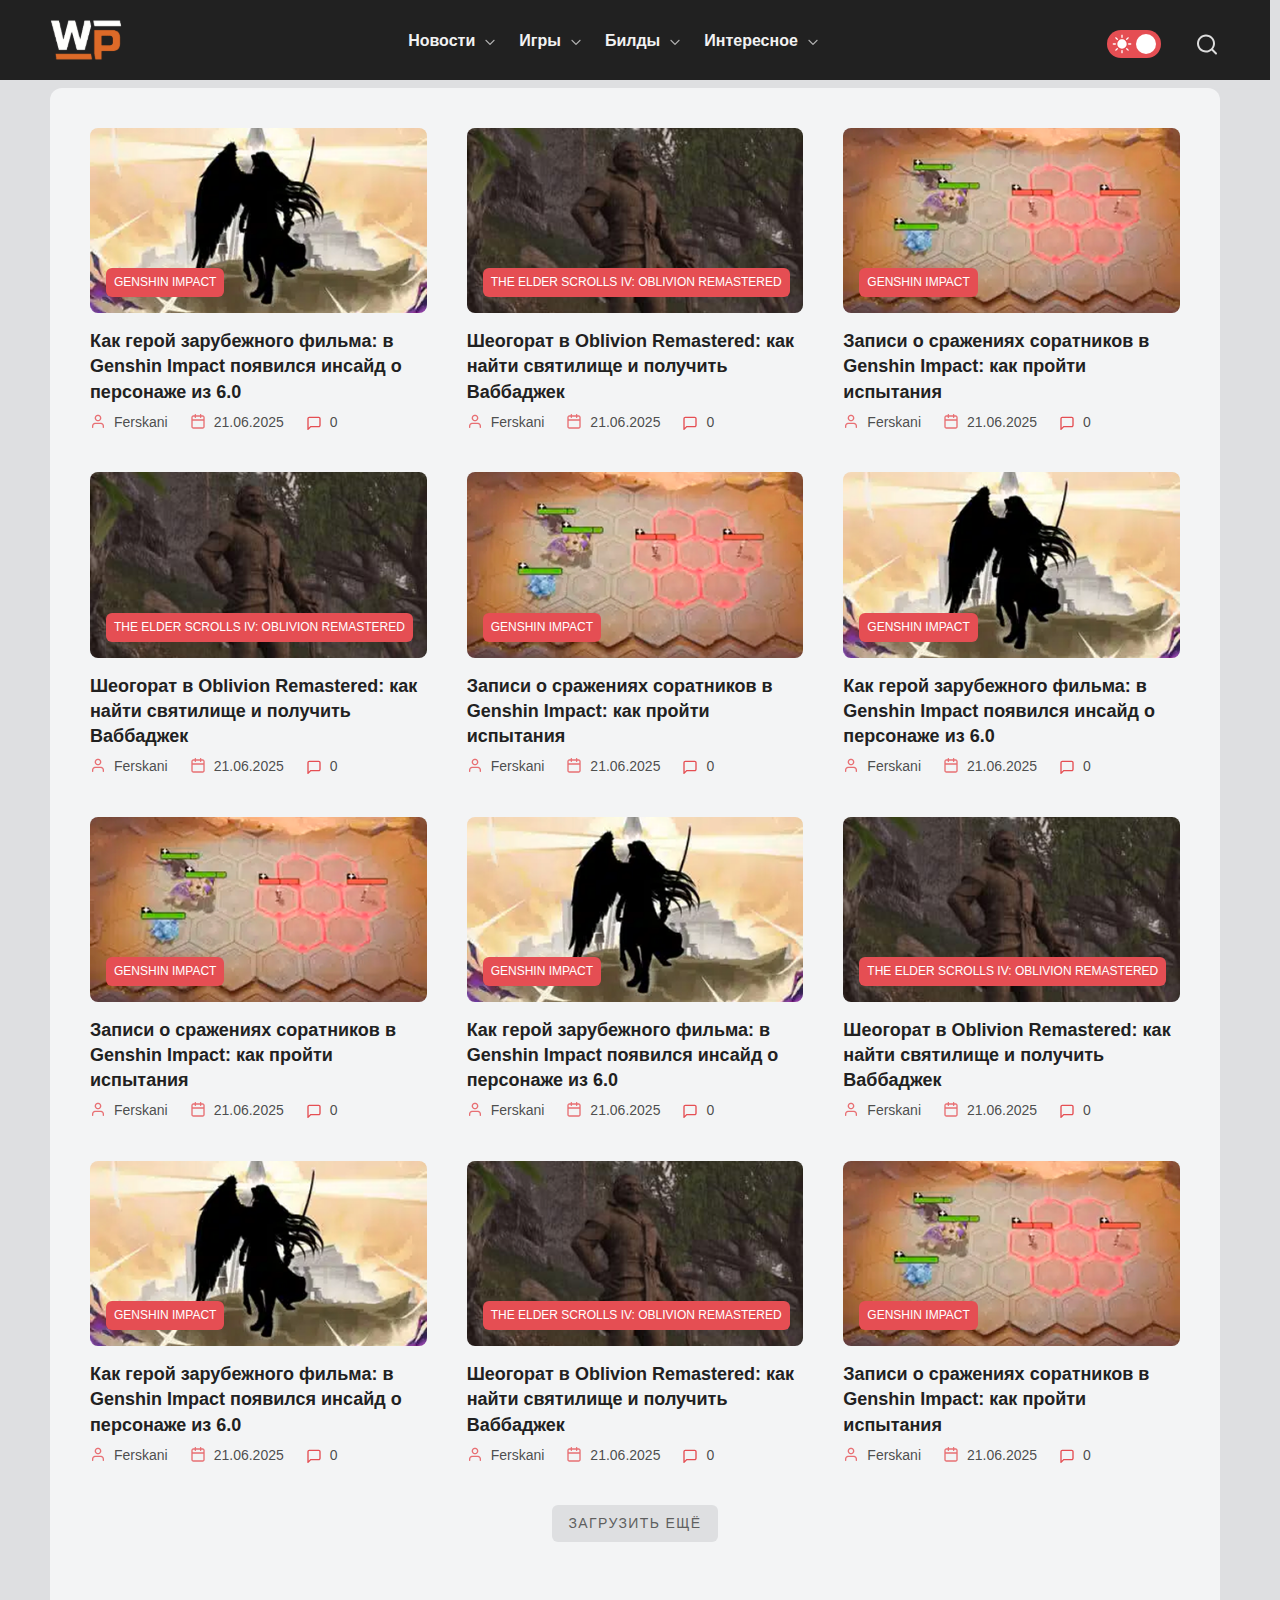
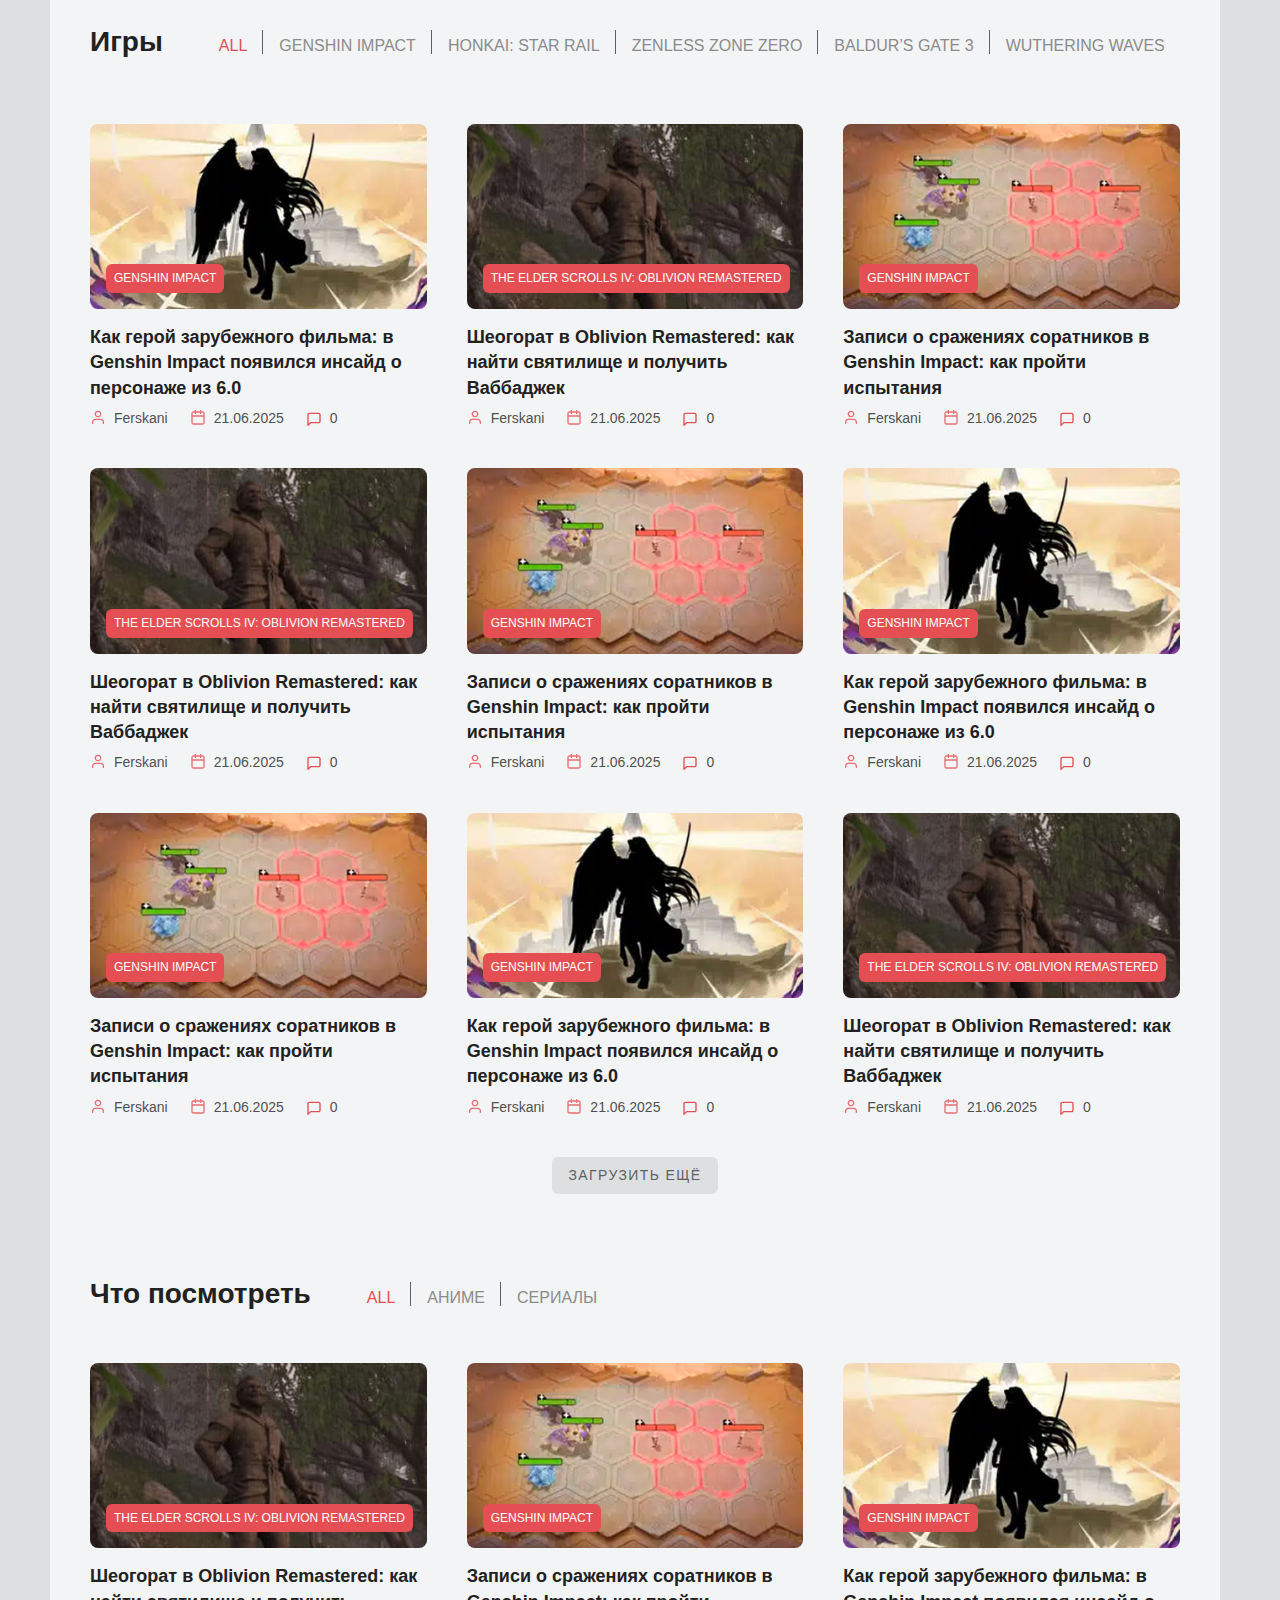
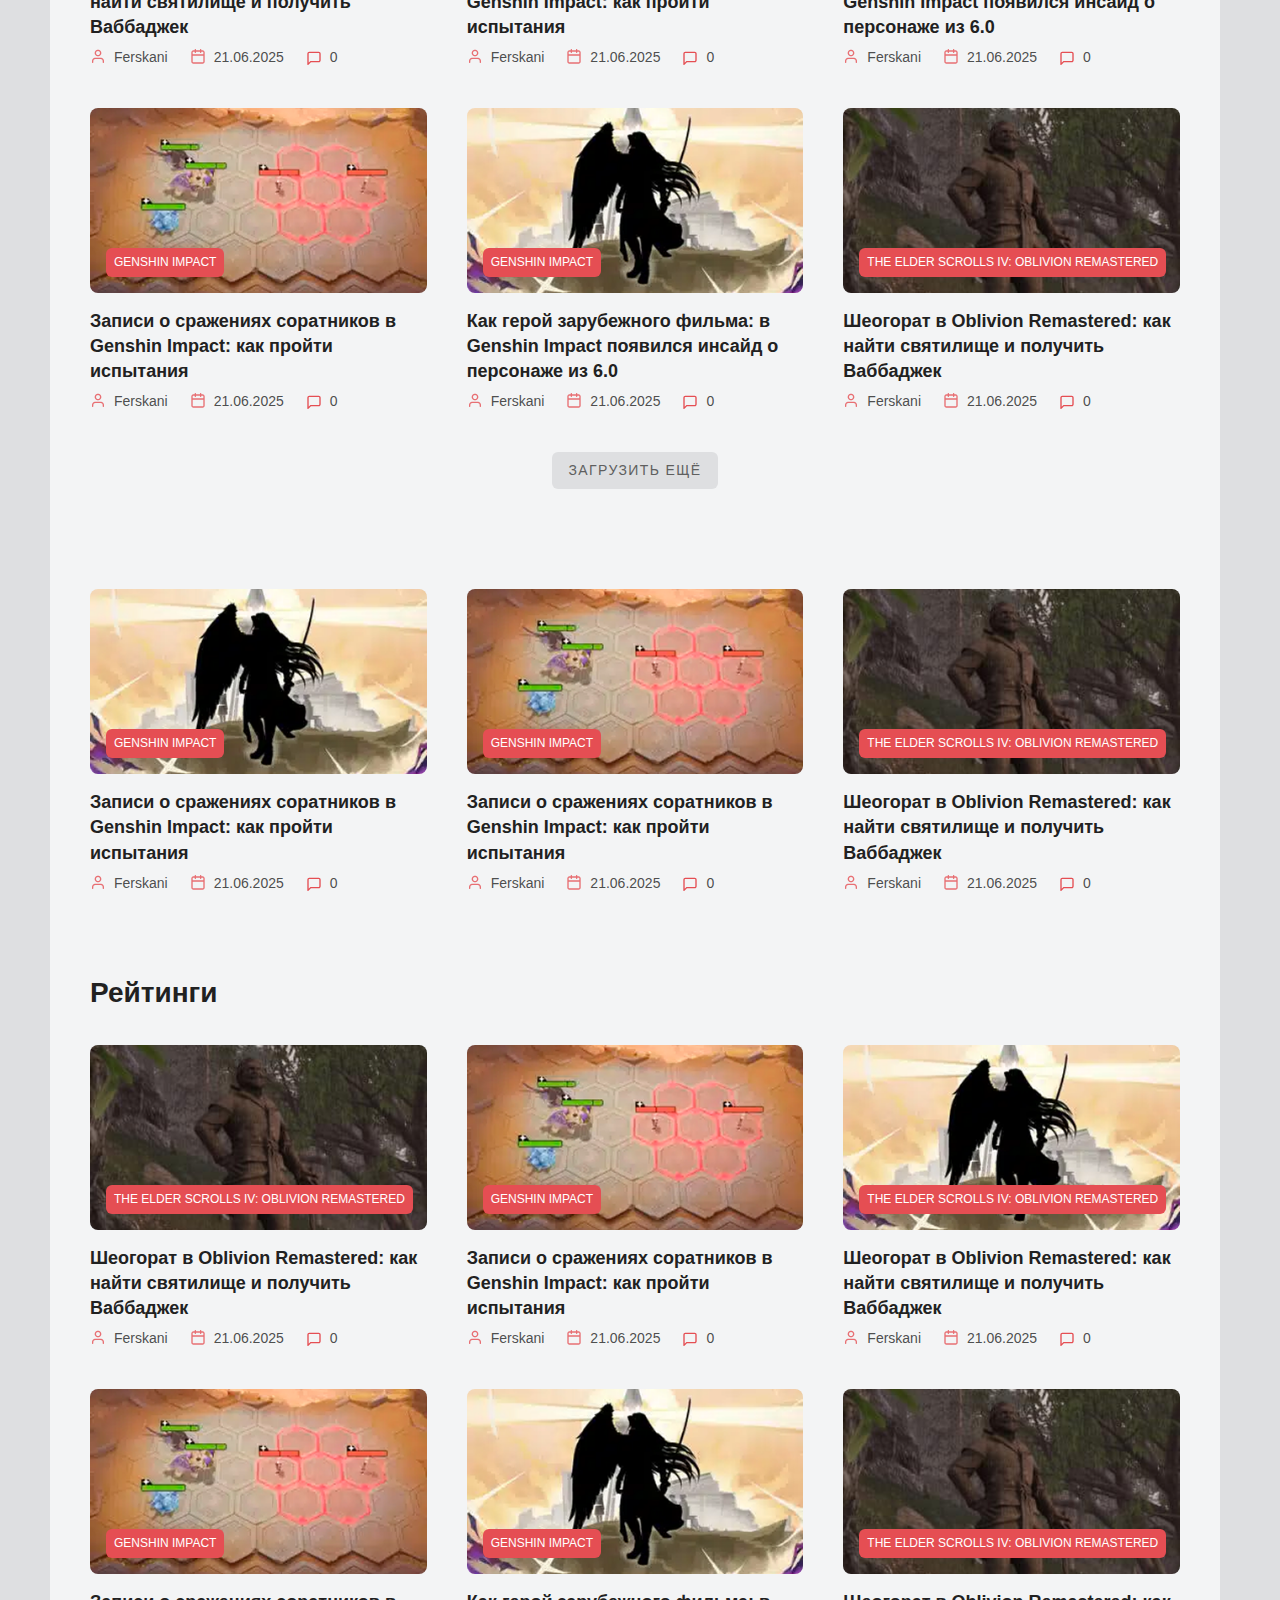
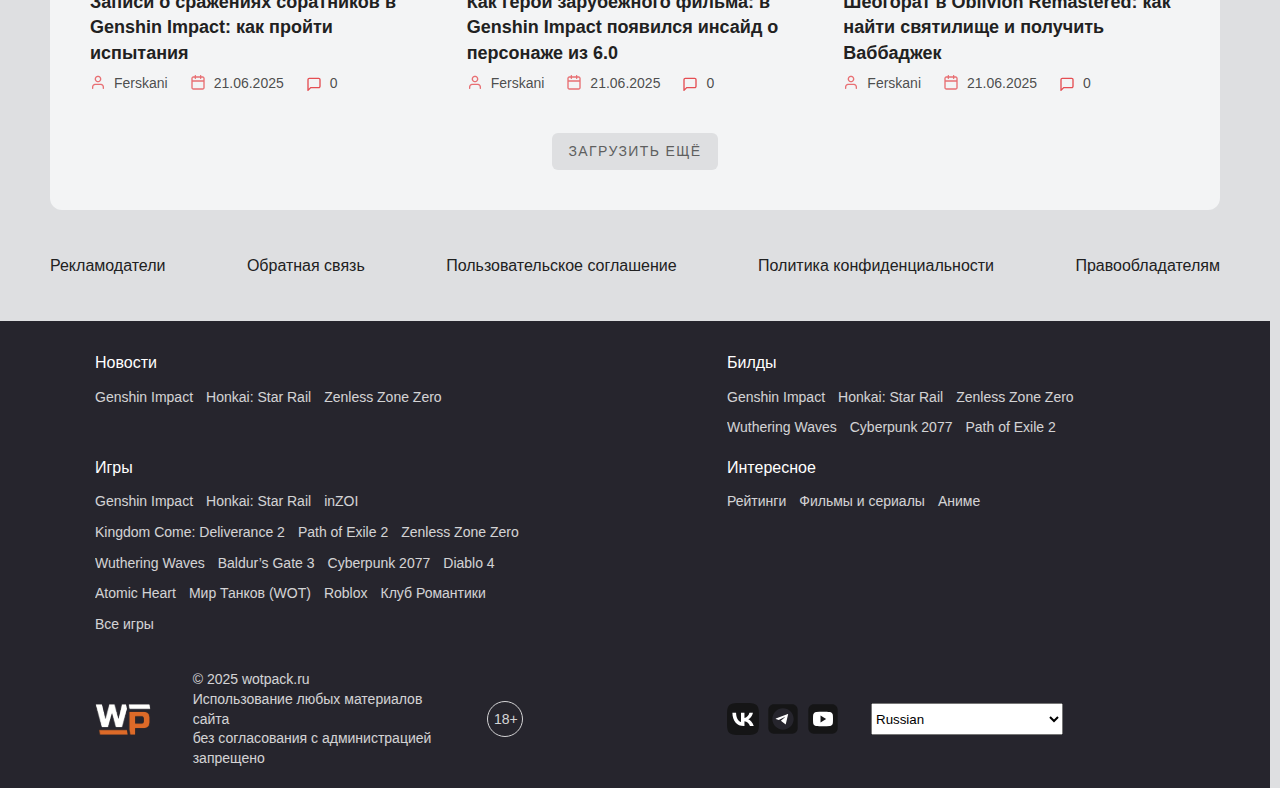
<file: index.html>
<!DOCTYPE html>
<html lang="ru">
<head>
    <meta charset="UTF-8">
    <meta name="viewport" content="width=device-width, initial-scale=1.0">
    <title>Wotpack</title>
    <link rel="stylesheet" href="css/slick.min.css">
    <link rel="stylesheet" href="css/style.min.css">
</head>
    <body>
        <script>
            const theme = localStorage.getItem('theme');
                if(theme) {
                    document.body.classList.add(theme);
                }
        </script>
    <div class="body-wrapper">
        <header class="header">
            <div class="container">
                <div class="header__inner">
                    <a class="logo" href="index.html">
                        <img class="logo__link" src="./images/svgicons/logo.svg" alt="Wotpack.ru - игры, новости, гайды, прохождения">
                    </a>
                    <nav class="menu">
                        <button class="burger__menu">
                            <span></span>
                            <span></span>
                            <span></span>
                        </button>
                        <ul class="menu__list">
                            <li class="menu__list-item">
                                <a class="menu__item-link" href="pages/news.html">
                                    Новости
                                </a>
                                <ul class="dropdown__list">
                                    <li class="dropdown__item">
                                        <a class="dropdown__item-link" href="pages/news.html">
                                            Рубрики
                                        </a>
                                    </li>
                                    <li class="dropdown__item">
                                        <a class="dropdown__item-link" href="pages/news.html">
                                            Посты
                                        </a>
                                    </li>
                                    <li class="dropdown__item">
                                        <a class="dropdown__item-link" href="pages/news.html">
                                            Записи
                                        </a>
                                    </li>
                                        <li class="dropdown__item">
                                        <a class="dropdown__item-link" href="pages/404.html">
                                            404
                                        </a>
                                    </li>
                                </ul>
                            </li>
                            <li class="menu__list-item">
                                <a class="menu__item-link" href="#">
                                    Игры
                                </a>
                                <ul class="dropdown__list">
                                    <li class="dropdown__item">
                                        <a class="dropdown__item-link" href="#">
                                            Atomic Heart
                                        </a>
                                    </li>
                                    <li class="dropdown__item">
                                        <a class="dropdown__item-link" href="#">
                                            Cyberpunk 2077
                                        </a>
                                    </li>
                                    <li class="dropdown__item">
                                        <a class="dropdown__item-link" href="#">
                                            Genshin impact
                                        </a>
                                    </li>
                                </ul>
                            </li>
                            <li class="menu__list-item">
                                <a class="menu__item-link" href="#">
                                    Билды
                                </a>
                                <ul class="dropdown__list">
                                    <li class="dropdown__item">
                                        <a class="dropdown__item-link" href="#">
                                            Обновление
                                        </a>
                                    </li>
                                    <li class="dropdown__item">
                                        <a class="dropdown__item-link" href="#">
                                            Гайды
                                        </a>
                                    </li>
                                    <li class="dropdown__item">
                                        <a class="dropdown__item-link" href="pages/agreement.html">
                                            Пользовательское соглашение
                                        </a>
                                    </li>
                                    <li class="dropdown__item">
                                        <a class="dropdown__item-link" href="pages/policy.html">
                                            Политика конфиденциальности
                                        </a>
                                    </li>
                                    <li class="dropdown__item">
                                        <a class="dropdown__item-link" href="pages/feedback.html">
                                            Обратная связь
                                        </a>
                                    </li>
                                    <li class="dropdown__item">
                                        <a class="dropdown__item-link" href="pages/filter.html">
                                            Фильтры
                                        </a>
                                    </li>
                                    <li class="dropdown__item">
                                        <a class="dropdown__item-link" href="#">
                                            Другое
                                        </a>
                                    </li>
                                </ul>
                            </li>
                            <li class="menu__list-item">
                                <a class="menu__item-link" href="#">
                                    Интересное
                                </a>
                                <ul class="dropdown__list">
                                    <li class="dropdown__item">
                                        <a class="dropdown__item-link" href="#">
                                            Донаты
                                        </a>
                                    </li>
                                    <li class="dropdown__item">
                                        <a class="dropdown__item-link" href="#">
                                            Гайды
                                        </a>
                                    </li>
                                    <li class="dropdown__item">
                                        <a class="dropdown__item-link" href="#">
                                            Другое
                                        </a>
                                    </li>
                                </ul>
                            </li>
                        </ul>
                    </nav>
                    <div class="header__items">
                        <div class="header__item">
                            <button class="theme-mode" id="night-theme-btn">
                                <svg class="theme-mode__svg sun" width="20" height="20" viewBox="0 0 20 20" fill="none" xmlns="http://www.w3.org/2000/svg">
                                        <g clip-path="url(#clip0_35_13377)">
                                            <path d="M9.98964 0.658284C9.81306 0.661045 9.64478 0.733751 9.52175 0.860447C9.39871 0.987143 9.33097 1.15748 9.33339 1.33407V3.33407C9.33214 3.42241 9.34846 3.51012 9.3814 3.59209C9.41434 3.67407 9.46325 3.74869 9.52528 3.8116C9.58731 3.87451 9.66123 3.92447 9.74273 3.95857C9.82424 3.99267 9.91171 4.01023 10.0001 4.01023C10.0884 4.01023 10.1759 3.99267 10.2574 3.95857C10.3389 3.92447 10.4128 3.87451 10.4748 3.8116C10.5369 3.74869 10.5858 3.67407 10.6187 3.59209C10.6517 3.51012 10.668 3.42241 10.6667 3.33407V1.33407C10.6679 1.24487 10.6513 1.15634 10.6176 1.07371C10.584 0.991088 10.5342 0.916045 10.471 0.853031C10.4079 0.790017 10.3328 0.740313 10.2501 0.706861C10.1674 0.67341 10.0788 0.656891 9.98964 0.658284ZM3.86464 3.19995C3.73213 3.20024 3.60271 3.24002 3.4929 3.31419C3.3831 3.38837 3.29788 3.49358 3.24814 3.6164C3.1984 3.73922 3.18638 3.87408 3.21362 4.00376C3.24087 4.13344 3.30614 4.25206 3.4011 4.34448L4.81516 5.75854C4.87659 5.82253 4.95017 5.87361 5.03159 5.9088C5.11301 5.94398 5.20063 5.96257 5.28932 5.96348C5.37801 5.96438 5.466 5.94757 5.54811 5.91405C5.63023 5.88052 5.70483 5.83095 5.76755 5.76823C5.83027 5.70551 5.87984 5.63091 5.91337 5.54879C5.9469 5.46667 5.9637 5.37869 5.9628 5.29C5.9619 5.20131 5.94331 5.11368 5.90812 5.03226C5.87293 4.95085 5.82185 4.87727 5.75787 4.81584L4.34381 3.40177C4.28153 3.33775 4.20702 3.2869 4.12471 3.25223C4.04239 3.21756 3.95395 3.19978 3.86464 3.19995ZM16.1146 3.19995C15.9414 3.20511 15.7771 3.2775 15.6563 3.40177L14.2422 4.81584C14.1783 4.87727 14.1272 4.95085 14.092 5.03226C14.0568 5.11368 14.0382 5.2013 14.0373 5.29C14.0364 5.37869 14.0532 5.46667 14.0867 5.54879C14.1203 5.6309 14.1698 5.70551 14.2326 5.76822C14.2953 5.83094 14.3699 5.88052 14.452 5.91404C14.5341 5.94757 14.6221 5.96437 14.7108 5.96347C14.7995 5.96257 14.8871 5.94398 14.9685 5.90879C15.0499 5.87361 15.1235 5.82253 15.185 5.75854L16.599 4.34448C16.6953 4.25084 16.7611 4.13028 16.7878 3.9986C16.8144 3.86692 16.8007 3.73026 16.7483 3.60654C16.6959 3.48282 16.6074 3.3778 16.4944 3.30524C16.3813 3.23269 16.2489 3.19599 16.1146 3.19995ZM10.0001 5.33407C8.76238 5.33407 7.57539 5.82573 6.70022 6.7009C5.82505 7.57607 5.33339 8.76306 5.33339 10.0007C5.33339 11.2384 5.82505 12.4254 6.70022 13.3006C7.57539 14.1757 8.76238 14.6674 10.0001 14.6674C11.2377 14.6674 12.4247 14.1757 13.2999 13.3006C14.1751 12.4254 14.6667 11.2384 14.6667 10.0007C14.6667 8.76306 14.1751 7.57607 13.2999 6.7009C12.4247 5.82573 11.2377 5.33407 10.0001 5.33407ZM1.33339 9.33407C1.24505 9.33282 1.15734 9.34914 1.07536 9.38208C0.993381 9.41502 0.918767 9.46393 0.855854 9.52596C0.79294 9.58799 0.742983 9.6619 0.708885 9.74341C0.674786 9.82491 0.657227 9.91238 0.657227 10.0007C0.657227 10.0891 0.674786 10.1766 0.708885 10.2581C0.742983 10.3396 0.79294 10.4135 0.855854 10.4755C0.918767 10.5375 0.993381 10.5864 1.07536 10.6194C1.15734 10.6523 1.24505 10.6686 1.33339 10.6674H3.33339C3.42173 10.6686 3.50944 10.6523 3.59142 10.6194C3.6734 10.5864 3.74801 10.5375 3.81092 10.4755C3.87384 10.4135 3.92379 10.3396 3.95789 10.2581C3.99199 10.1766 4.00955 10.0891 4.00955 10.0007C4.00955 9.91238 3.99199 9.82491 3.95789 9.74341C3.92379 9.6619 3.87384 9.58799 3.81092 9.52596C3.74801 9.46393 3.6734 9.41502 3.59142 9.38208C3.50944 9.34914 3.42173 9.33282 3.33339 9.33407H1.33339ZM16.6667 9.33407C16.5784 9.33282 16.4907 9.34914 16.4087 9.38208C16.3267 9.41502 16.2521 9.46393 16.1892 9.52596C16.1263 9.58799 16.0763 9.6619 16.0422 9.74341C16.0081 9.82491 15.9906 9.91238 15.9906 10.0007C15.9906 10.0891 16.0081 10.1766 16.0422 10.2581C16.0763 10.3396 16.1263 10.4135 16.1892 10.4755C16.2521 10.5375 16.3267 10.5864 16.4087 10.6194C16.4907 10.6523 16.5784 10.6686 16.6667 10.6674H18.6667C18.7551 10.6686 18.8428 10.6523 18.9248 10.6194C19.0067 10.5864 19.0813 10.5375 19.1443 10.4755C19.2072 10.4135 19.2571 10.3396 19.2912 10.2581C19.3253 10.1766 19.3429 10.0891 19.3429 10.0007C19.3429 9.91238 19.3253 9.82491 19.2912 9.74341C19.2571 9.6619 19.2072 9.58799 19.1443 9.52596C19.0813 9.46393 19.0067 9.41502 18.9248 9.38208C18.8428 9.34914 18.7551 9.33282 18.6667 9.33407H16.6667ZM5.27349 14.0411C5.10029 14.0463 4.93591 14.1186 4.81516 14.2429L3.4011 15.657C3.33712 15.7184 3.28604 15.792 3.25085 15.8734C3.21566 15.9548 3.19707 16.0425 3.19617 16.1311C3.19527 16.2198 3.21207 16.3078 3.2456 16.3899C3.27912 16.4721 3.3287 16.5467 3.39142 16.6094C3.45413 16.6721 3.52874 16.7217 3.61085 16.7552C3.69297 16.7887 3.78095 16.8055 3.86964 16.8046C3.95834 16.8037 4.04596 16.7851 4.12738 16.7499C4.2088 16.7148 4.28237 16.6637 4.34381 16.5997L5.75787 15.1856C5.8542 15.092 5.92 14.9714 5.94664 14.8397C5.97328 14.7081 5.95952 14.5714 5.90716 14.4477C5.8548 14.324 5.76628 14.2189 5.65321 14.1464C5.54013 14.0738 5.40778 14.0371 5.27349 14.0411ZM14.7071 14.0411C14.5745 14.0411 14.4449 14.0807 14.3349 14.1548C14.2249 14.2289 14.1394 14.3341 14.0895 14.4569C14.0396 14.5798 14.0275 14.7148 14.0547 14.8446C14.0819 14.9744 14.1472 15.0931 14.2422 15.1856L15.6563 16.5997C15.7177 16.6637 15.7913 16.7148 15.8727 16.7499C15.9542 16.7851 16.0418 16.8037 16.1305 16.8046C16.2192 16.8055 16.3071 16.7887 16.3893 16.7552C16.4714 16.7217 16.546 16.6721 16.6087 16.6094C16.6714 16.5466 16.721 16.472 16.7545 16.3899C16.788 16.3078 16.8048 16.2198 16.8039 16.1311C16.803 16.0424 16.7844 15.9548 16.7493 15.8734C16.7141 15.792 16.663 15.7184 16.599 15.657L15.185 14.2429C15.1228 14.1791 15.0485 14.1283 14.9665 14.0936C14.8844 14.059 14.7962 14.0411 14.7071 14.0411ZM9.98964 15.9916C9.81306 15.9944 9.64478 16.0671 9.52175 16.1938C9.39871 16.3205 9.33097 16.4908 9.33339 16.6674V18.6674C9.33214 18.7557 9.34846 18.8434 9.3814 18.9254C9.41434 19.0074 9.46325 19.082 9.52528 19.1449C9.58731 19.2078 9.66123 19.2578 9.74273 19.2919C9.82424 19.326 9.91171 19.3436 10.0001 19.3436C10.0884 19.3436 10.1759 19.326 10.2574 19.2919C10.3389 19.2578 10.4128 19.2078 10.4748 19.1449C10.5369 19.082 10.5858 19.0074 10.6187 18.9254C10.6517 18.8434 10.668 18.7557 10.6667 18.6674V16.6674C10.6679 16.5782 10.6513 16.4897 10.6176 16.407C10.584 16.3244 10.5342 16.2494 10.471 16.1864C10.4079 16.1234 10.3328 16.0736 10.2501 16.0402C10.1674 16.0067 10.0788 15.9902 9.98964 15.9916Z" fill="white" />
                                        </g>
                                        <defs>
                                            <clipPath id="clip0_35_13377">
                                            <rect width="20" height="20" fill="white" />
                                            </clipPath>
                                        </defs>
                                    </svg>
                                    <svg class="theme-mode__svg circle" width="20" height="20" viewBox="0 0 20 20" fill="none" xmlns="http://www.w3.org/2000/svg">
                                        <circle cx="10" cy="10" r="10" fill="white" />
                                    </svg>
                                    <svg class="theme-mode__svg moon" width="16" height="16" viewBox="0 0 16 16" fill="none" xmlns="http://www.w3.org/2000/svg">
                                        <path d="M15.8328 10.3767C15.7502 10.2939 15.6446 10.2379 15.5296 10.2162C15.4147 10.1944 15.2959 10.2079 15.1888 10.2549C13.868 10.8308 12.4043 10.9955 10.9885 10.7274C9.57276 10.4594 8.27057 9.77116 7.25169 8.75235C6.23281 7.73354 5.5445 6.43145 5.27646 5.01578C5.00843 3.60012 5.17311 2.13655 5.74903 0.815827C5.79668 0.708663 5.81072 0.589577 5.78932 0.47427C5.76791 0.358963 5.71206 0.25285 5.62913 0.169923C5.54619 0.0869959 5.44007 0.0311486 5.32476 0.00974452C5.20944 -0.0116595 5.09035 0.00238484 4.98318 0.050026C3.74202 0.594055 2.65243 1.4328 1.80901 2.49345C0.965593 3.55409 0.393844 4.80457 0.143406 6.1363C-0.107032 7.46803 -0.0285871 8.84076 0.371929 10.1353C0.772445 11.4298 1.48293 12.607 2.44168 13.5647C3.40044 14.5224 4.57848 15.2316 5.87354 15.6307C7.16859 16.0298 8.5415 16.1068 9.87306 15.855C11.2046 15.6031 12.4546 15.0301 13.5144 14.1856C14.5742 13.3411 15.4119 12.2507 15.9546 11.0091C15.9991 10.9035 16.0112 10.787 15.9895 10.6745C15.9678 10.5619 15.9133 10.4583 15.8328 10.3767Z" fill="white" />
                                    </svg>
                                </span>
                            </button>
                        </div>
                        <div class="header__item">
                            <div class="header__item">
                                <search class="header__item-search">
                                    <form class="header__form">
                                        <input class="header__form-input" type="search">
                                        <button class="header__form-btn" type="submit">
                                            <img class="search__icon" src="./images/svgicons/search.svg" alt="search">
                                        </button>
                                    </form>
                                </search>
                                <div class="header__form-search">
                                    <input class="header__form-search-input search" type="text" placeholder="Поиск">
                                        <button class="header__form-btn header__form-search-btn">
                                            <img class="search__icon" src="./images/svgicons/search.svg" alt="search">
                                            <img class="close__icon" src="./images/svgicons/close.svg" alt="close">
                                        </button>
                                    <div class="result-box"></div>
                                </div>
                            </div>
                        </div>
    		        </div>
                </div>
            </div>
        </header>
    <main class="main">
        <section class="posts">
            <div class="container">
                <div class="posts__wrapper section">
                    <div class="cards__inner">
                        <a class="card" href="#">
                        <div class="card__images">
                            <img class="card__img" src="./images/img/genshin impact.png" alt="genshin impact">
                            <p class="card__descr">Genshin Impact</p>
                        </div>
                        <h4 class="card__title">
                            Как герой зарубежного фильма: в Genshin Impact появился инсайд 
                            о персонаже из 6.0
                        </h4>
                        <div class="card__items">
                            <div class="card__item card__item--author">
                                <p class="card__item-text">
                                    Ferskani
                                </p>
                            </div>
                            <div class="card__item card__item--data">
                                <p class="card__item-text">
                                    21.06.2025
                                </p>
                            </div>
                            <div class="card__item card__item--commit">
                                <p class="card__item-text">
                                    0
                                </p>
                            </div>
                        </div>
                    </a>
                    <a class="card" href="#">
                        <div class="card__images">
                            <img class="card__img" src="./images/img/elder.png" alt="The Elder Scrolls IV: Oblivion Remastered">
                            <p class="card__descr">The Elder Scrolls IV: Oblivion Remastered</p>
                        </div>
                        <h4 class="card__title">
                            Шеогорат в Oblivion Remastered: как найти святилище и получить Ваббаджек
                        </h4>
                        <div class="card__items">
                            <div class="card__item card__item--author">
                                <p class="card__item-text">
                                    Ferskani
                                </p>
                            </div>
                            <div class="card__item card__item--data">
                                <p class="card__item-text">
                                    21.06.2025
                                </p>
                            </div>
                            <div class="card__item card__item--commit">
                                <p class="card__item-text">
                                    0
                                </p>
                            </div>
                        </div>
                    </a>
                       <a class="card" href="#">
                        <div class="card__images">
                            <img class="card__img" src="./images/img/game-3.png" alt="Genshin Impact">
                            <p class="card__descr">Genshin Impact</p>
                        </div>
                        <h4 class="card__title">
                            Записи о сражениях соратников в Genshin Impact: как пройти испытания
                        </h4>
                        <div class="card__items">
                            <div class="card__item card__item--author">
                                <p class="card__item-text">
                                    Ferskani
                                </p>
                            </div>
                            <div class="card__item card__item--data">
                                <p class="card__item-text">
                                    21.06.2025
                                </p>
                            </div>
                            <div class="card__item card__item--commit">
                                <p class="card__item-text">
                                    0
                                </p>
                            </div>
                        </div>
                    </a>
                    <a class="card" href="#">
                        <div class="card__images">
                            <img class="card__img" src="./images/img/elder.png" alt="The Elder Scrolls IV: Oblivion Remastered">
                            <p class="card__descr">The Elder Scrolls IV: Oblivion Remastered</p>
                        </div>
                        <h4 class="card__title">
                            Шеогорат в Oblivion Remastered: как найти святилище и получить Ваббаджек
                        </h4>
                        <div class="card__items">
                            <div class="card__item card__item--author">
                                <p class="card__item-text">
                                    Ferskani
                                </p>
                            </div>
                            <div class="card__item card__item--data">
                                <p class="card__item-text">
                                    21.06.2025
                                </p>
                            </div>
                            <div class="card__item card__item--commit">
                                <p class="card__item-text">
                                    0
                                </p>
                            </div>
                        </div>
                    </a>
                    <a class="card" href="#">
                        <div class="card__images">
                            <img class="card__img" src="./images/img/game-3.png" alt="Genshin Impact">
                            <p class="card__descr">Genshin Impact</p>
                        </div>
                        <h4 class="card__title">
                            Записи о сражениях соратников в Genshin Impact: как пройти испытания
                        </h4>
                        <div class="card__items">
                            <div class="card__item card__item--author">
                                <p class="card__item-text">
                                    Ferskani
                                </p>
                            </div>
                            <div class="card__item card__item--data">
                                <p class="card__item-text">
                                    21.06.2025
                                </p>
                            </div>
                            <div class="card__item card__item--commit">
                                <p class="card__item-text">
                                    0
                                </p>
                            </div>
                        </div>
                    </a>
                    <a class="card" href="#">
                        <div class="card__images">
                            <img class="card__img" src="./images/img/genshin impact.png" alt="genshin impact">
                            <p class="card__descr">Genshin Impact</p>
                        </div>
                        <h4 class="card__title">
                            Как герой зарубежного фильма: в Genshin Impact появился инсайд о персонаже из 6.0
                        </h4>
                        <div class="card__items">
                            <div class="card__item card__item--author">
                                <p class="card__item-text">
                                    Ferskani
                                </p>
                            </div>
                            <div class="card__item card__item--data">
                                <p class="card__item-text">
                                    21.06.2025
                                </p>
                            </div>
                            <div class="card__item card__item--commit">
                                <p class="card__item-text">
                                    0
                                </p>
                            </div>
                        </div>
                    </a>
                    <a class="card" href="#">
                        <div class="card__images">
                            <img class="card__img" src="./images/img/game-3.png" loading="lazy" alt="Genshin Impact">
                            <p class="card__descr">Genshin Impact</p>
                        </div>
                        <h4 class="card__title">
                            Записи о сражениях соратников в Genshin Impact: как пройти испытания
                        </h4>
                        <div class="card__items">
                            <div class="card__item card__item--author">
                                <p class="card__item-text">
                                    Ferskani
                                </p>
                            </div>
                            <div class="card__item card__item--data">
                                <p class="card__item-text">
                                    21.06.2025
                                </p>
                            </div>
                            <div class="card__item card__item--commit">
                                <p class="card__item-text">
                                    0
                                </p>
                            </div>
                        </div>
                    </a>
                    <a class="card" href="#">
                        <div class="card__images">
                            <img class="card__img" src="./images/img/genshin impact.png" loading="lazy" alt="genshin impact">
                            <p class="card__descr">Genshin Impact</p>
                        </div>
                        <h4 class="card__title">
                            Как герой зарубежного фильма: в Genshin Impact появился инсайд о персонаже из 6.0
                        </h4>
                        <div class="card__items">
                            <div class="card__item card__item--author">
                                <p class="card__item-text">
                                    Ferskani
                                </p>
                            </div>
                            <div class="card__item card__item--data">
                                <p class="card__item-text">
                                    21.06.2025
                                </p>
                            </div>
                            <div class="card__item card__item--commit">
                                <p class="card__item-text">
                                    0
                                </p>
                            </div>
                        </div>
                    </a>
                      <a class="card" href="#">
                        <div class="card__images">
                            <img class="card__img" src="./images/img/elder.png" loading="lazy" alt="The Elder Scrolls IV: Oblivion Remastered">
                            <p class="card__descr">The Elder Scrolls IV: Oblivion Remastered</p>
                        </div>
                        <h4 class="card__title">
                            Шеогорат в Oblivion Remastered: как найти святилище и получить Ваббаджек
                        </h4>
                        <div class="card__items">
                            <div class="card__item card__item--author">
                                <p class="card__item-text">
                                    Ferskani
                                </p>
                            </div>
                            <div class="card__item card__item--data">
                                <p class="card__item-text">
                                    21.06.2025
                                </p>
                            </div>
                            <div class="card__item card__item--commit">
                                <p class="card__item-text">
                                    0
                                </p>
                            </div>
                        </div>
                    </a>
                    <a class="card" href="#">
                        <div class="card__images">
                            <img class="card__img" src="./images/img/genshin impact.png" loading="lazy" alt="genshin impact">
                            <p class="card__descr">Genshin Impact</p>
                        </div>
                        <h4 class="card__title">
                            Как герой зарубежного фильма: в Genshin Impact появился инсайд о персонаже из 6.0
                        </h4>
                        <div class="card__items">
                            <div class="card__item card__item--author">
                                <p class="card__item-text">
                                    Ferskani
                                </p>
                            </div>
                            <div class="card__item card__item--data">
                                <p class="card__item-text">
                                    21.06.2025
                                </p>
                            </div>
                            <div class="card__item card__item--commit">
                                <p class="card__item-text">
                                    0
                                </p>
                            </div>
                        </div>
                    </a>
                    <a class="card" href="#">
                        <div class="card__images">
                            <img class="card__img" src="./images/img/elder.png" loading="lazy" alt="The Elder Scrolls IV: Oblivion Remastered">
                            <p class="card__descr">The Elder Scrolls IV: Oblivion Remastered</p>
                        </div>
                        <h4 class="card__title">
                            Шеогорат в Oblivion Remastered: как найти святилище и получить Ваббаджек
                        </h4>
                        <div class="card__items">
                            <div class="card__item card__item--author">
                                <p class="card__item-text">
                                    Ferskani
                                </p>
                            </div>
                            <div class="card__item card__item--data">
                                <p class="card__item-text">
                                    21.06.2025
                                </p>
                            </div>
                            <div class="card__item card__item--commit">
                                <p class="card__item-text">
                                    0
                                </p>
                            </div>
                        </div>
                    </a>
                    <a class="card" href="#">
                        <div class="card__images">
                            <img class="card__img" src="./images/img/game-3.png" loading="lazy" alt="Genshin Impact">
                            <p class="card__descr">Genshin Impact</p>
                        </div>
                        <h4 class="card__title">
                            Записи о сражениях соратников в Genshin Impact: как пройти испытания
                        </h4>
                        <div class="card__items">
                            <div class="card__item card__item--author">
                                <p class="card__item-text">
                                    Ferskani
                                </p>
                            </div>
                            <div class="card__item card__item--data">
                                <p class="card__item-text">
                                    21.06.2025
                                </p>
                            </div>
                            <div class="card__item card__item--commit">
                                <p class="card__item-text">
                                    0
                                </p>
                            </div>
                        </div>
                    </a>
                </div>
                <div class="load-more">
                    <button class="load-more__btn">
                        Загрузить ещё
                    </button>
                </div>
            </div>
        </div>
        </section>
        <section class="games">
            <div class="container">
                  <div class="games__wrapper section">
                    <div class="games__items section__items mobile">
                        <div class="games__item section__item">
                            <h1 class="games__title title games__title--mobile">
                                Игры
                            </h1>
                        </div>
                        <div class="games__item section__item horizontal tabs">
                            <ul class="games__tabs-list games__tabs tabs section__item horizontal-scrollbar">
                                <li class="games__tabs-item">
                                    <a class="games__tab-btn section__tab-btn section__tab-btn--active" href="#">
                                        ALL
                                    </a>
                                </li>
                                <li class="games__tabs-item">
                                    <a class="games__tab-btn section__tab-btn" href="#">
                                        Genshin Impact
                                    </a>
                                </li>
                                <li class="games__tabs-item">
                                    <a class="games__tab-btn section__tab-btn" href="#">
                                        Honkai: Star Rail
                                    </a>
                                </li>
                                <li class="games__tabs-item">
                                    <a class="games__tab-btn section__tab-btn" href="#">
                                        Zenless Zone Zero
                                    </a>
                                </li>
                                <li class="games__tabs-item">
                                    <a class="games__tab-btn section__tab-btn" href="#">
                                        Baldur’s Gate 3
                                    </a>
                                </li>
                                <li class="games__tabs-item">
                                    <a class="games__tab-btn section__tab-btn" href="#">
                                        Wuthering Waves
                                    </a>
                                </li>
                                <li class="games__tabs-item">
                                    <a class="games__tab-btn section__tab-btn" href="#">
                                        Cyberpunk 2077
                                    </a>
                                </li>
                                    <li class="games__tabs-item">
                                        <a class="games__tab-btn section__tab-btn" href="#">
                                            Spider-Man
                                        </a>
                                    </li>
                                </ul>
                            </div>
                            <div class="games__item section__item mobile">
                                <ul class="games__tabs-list games__tabs-mobile">
                                    <li class="games__tabs-item">
                                        <a class="games__tab-btn mobile__tab-btn" href="#">
                                            ALL
                                        </a>
                                    </li>
                                    <li class="games__tabs-item">
                                        <a class="games__tab-btn mobile__tab-btn" href="#">
                                            Genshin Impact
                                        </a>
                                    </li>
                                    <li class="games__tabs-item games__tabs-item--mobile">
                                        <a class="games__tab-btn section__tab-btn section__tab-btn-mobile" href="#">
                                            Ещё
                                        </a>
                                        <ul class="dropdown__list">
                                            <li class="dropdown__item">
                                                <a class="dropdown__item-link" href="#">
                                                    Honkai: Star Rail
                                                </a>
                                            </li>
                                            <li class="dropdown__item">
                                                <a class="dropdown__item-link" href="#">
                                                    Zenless Zone Zero
                                                </a>
                                            </li>
                                            <li class="dropdown__item">
                                                <a class="dropdown__item-link" href="#">
                                                    Baldur’s Gate 3
                                                </a>
                                            </li>
                                            <li class="dropdown__item">
                                                <a class="dropdown__item-link" href="#">
                                                    Wuthering Waves
                                                </a>
                                            </li>
                                             <li class="dropdown__item">
                                                <a class="dropdown__item-link" href="#">
                                                    Atomic Heart
                                                </a>
                                            </li>
                                            <li class="dropdown__item">
                                                <a class="dropdown__item-link" href="#">
                                                    Cyberpunk 2077
                                                </a>
                                            </li>
                                        </ul>
                                    </li>                
                                </ul>
                            </div>
                        </div>
                        <div class="cards__inner tabs__content mobile__content">
                            <a class="card" href="#">
                                <div class="card__images">
                                    <img class="card__img" src="./images/img/genshin impact.png" alt="genshin impact">
                                    <p class="card__descr">Genshin Impact</p>
                                </div>
                                <h4 class="card__title">
                                    Как герой зарубежного фильма: в Genshin Impact появился инсайд о персонаже из 6.0
                                </h4>
                            <div class="card__items">
                                <div class="card__item card__item--author">
                                    <p class="card__item-text">
                                        Ferskani
                                    </p>
                                </div>
                                <div class="card__item card__item--data">
                                    <p class="card__item-text">
                                        21.06.2025
                                    </p>
                                </div>
                                <div class="card__item card__item--commit">
                                    <p class="card__item-text">
                                        0
                                    </p>
                                </div>
                            </div>
                        </a>
                        <a class="card" href="#">
                            <div class="card__images">
                                <img class="card__img" src="./images/img/elder.png" alt="The Elder Scrolls IV: Oblivion Remastered">
                                <p class="card__descr">The Elder Scrolls IV: Oblivion Remastered</p>
                            </div>
                            <h4 class="card__title">
                                Шеогорат в Oblivion Remastered: как найти святилище и получить Ваббаджек
                            </h4>
                            <div class="card__items">
                                <div class="card__item card__item--author">
                                    <p class="card__item-text">
                                        Ferskani
                                    </p>
                                </div>
                                <div class="card__item card__item--data">
                                    <p class="card__item-text">
                                        21.06.2025
                                    </p>
                                </div>
                                <div class="card__item card__item--commit">
                                    <p class="card__item-text">
                                        0
                                    </p>
                                </div>
                            </div>
                        </a>
                       <a class="card" href="#">
                        <div class="card__images">
                            <img class="card__img" src="./images/img/game-3.png" alt="Genshin Impact">
                            <p class="card__descr">Genshin Impact</p>
                        </div>
                        <h4 class="card__title">
                            Записи о сражениях соратников в Genshin Impact: как пройти испытания
                        </h4>
                        <div class="card__items">
                            <div class="card__item card__item--author">
                                <p class="card__item-text">
                                    Ferskani
                                </p>
                            </div>
                            <div class="card__item card__item--data">
                                <p class="card__item-text">
                                    21.06.2025
                                </p>
                            </div>
                            <div class="card__item card__item--commit">
                                <p class="card__item-text">
                                    0
                                </p>
                            </div>
                        </div>
                    </a>
                    <a class="card" href="#">
                        <div class="card__images">
                            <img class="card__img" src="./images/img/elder.png" alt="The Elder Scrolls IV: Oblivion Remastered">
                            <p class="card__descr">The Elder Scrolls IV: Oblivion Remastered</p>
                        </div>
                        <h4 class="card__title">
                            Шеогорат в Oblivion Remastered: как найти святилище и получить Ваббаджек
                        </h4>
                        <div class="card__items">
                            <div class="card__item card__item--author">
                                <p class="card__item-text">
                                    Ferskani
                                </p>
                            </div>
                            <div class="card__item card__item--data">
                                <p class="card__item-text">
                                    21.06.2025
                                </p>
                            </div>
                            <div class="card__item card__item--commit">
                                <p class="card__item-text">
                                    0
                                </p>
                            </div>
                        </div>
                    </a>
                    <a class="card" href="#">
                        <div class="card__images">
                            <img class="card__img" src="./images/img/game-3.png" alt="Genshin Impact">
                            <p class="card__descr">Genshin Impact</p>
                        </div>
                        <h4 class="card__title">
                            Записи о сражениях соратников в Genshin Impact: как пройти испытания
                        </h4>
                        <div class="card__items">
                            <div class="card__item card__item--author">
                                <p class="card__item-text">
                                    Ferskani
                                </p>
                            </div>
                            <div class="card__item card__item--data">
                                <p class="card__item-text">
                                    21.06.2025
                                </p>
                            </div>
                            <div class="card__item card__item--commit">
                                <p class="card__item-text">
                                    0
                                </p>
                            </div>
                        </div>
                    </a>
                    <a class="card" href="#">
                        <div class="card__images">
                            <img class="card__img" src="./images/img/genshin impact.png" loading="lazy" alt="genshin impact">
                            <p class="card__descr">Genshin Impact</p>
                        </div>
                        <h4 class="card__title">
                            Как герой зарубежного фильма: в Genshin Impact появился инсайд о персонаже из 6.0
                        </h4>
                        <div class="card__items">
                            <div class="card__item card__item--author">
                                <p class="card__item-text">
                                    Ferskani
                                </p>
                            </div>
                            <div class="card__item card__item--data">
                                <p class="card__item-text">
                                    21.06.2025
                                </p>
                            </div>
                            <div class="card__item card__item--commit">
                                <p class="card__item-text">
                                    0
                                </p>
                            </div>
                        </div>
                    </a>
                    <a class="card" href="#">
                        <div class="card__images">
                            <img class="card__img" src="./images/img/game-3.png" loading="lazy" alt="Genshin Impact">
                            <p class="card__descr">Genshin Impact</p>
                        </div>
                        <h4 class="card__title">
                            Записи о сражениях соратников в Genshin Impact: как пройти испытания
                        </h4>
                        <div class="card__items">
                            <div class="card__item card__item--author">
                                <p class="card__item-text">
                                    Ferskani
                                </p>
                            </div>
                            <div class="card__item card__item--data">
                                <p class="card__item-text">
                                    21.06.2025
                                </p>
                            </div>
                            <div class="card__item card__item--commit">
                                <p class="card__item-text">
                                    0
                                </p>
                            </div>
                        </div>
                    </a>
                    <a class="card" href="#">
                        <div class="card__images">
                            <img class="card__img" src="./images/img/genshin impact.png" loading="lazy" alt="genshin impact">
                            <p class="card__descr">Genshin Impact</p>
                        </div>
                        <h4 class="card__title">
                            Как герой зарубежного фильма: в Genshin Impact появился инсайд о персонаже из 6.0
                        </h4>
                        <div class="card__items">
                            <div class="card__item card__item--author">
                                <p class="card__item-text">
                                    Ferskani
                                </p>
                            </div>
                            <div class="card__item card__item--data">
                                <p class="card__item-text">
                                    21.06.2025
                                </p>
                            </div>
                            <div class="card__item card__item--commit">
                                <p class="card__item-text">
                                    0
                                </p>
                            </div>
                        </div>
                    </a>
                      <a class="card" href="#">
                        <div class="card__images">
                            <img class="card__img" src="./images/img/elder.png" loading="lazy" alt="The Elder Scrolls IV: Oblivion Remastered">
                            <p class="card__descr">The Elder Scrolls IV: Oblivion Remastered</p>
                        </div>
                        <h4 class="card__title">
                            Шеогорат в Oblivion Remastered: как найти святилище и получить Ваббаджек
                        </h4>
                        <div class="card__items">
                            <div class="card__item card__item--author">
                                <p class="card__item-text">
                                    Ferskani
                                </p>
                            </div>
                            <div class="card__item card__item--data">
                                <p class="card__item-text">
                                    21.06.2025
                                </p>
                            </div>
                            <div class="card__item card__item--commit">
                                <p class="card__item-text">
                                        0
                                    </p>
                                </div>
                            </div>
                        </a>
                    </div>
                      <div class="tabs__content mobile__content">
                        Вторая карточка товара
                    </div>
                    <div class="tabs__content mobile__content">
                        3-я карточка товара
                    </div>
                    <div class="tabs__content mobile__content">
                        4-я карточка товара
                    </div>
                    <div class="tabs__content mobile__content">
                        5-я карточка товара
                    </div>
                    <div class="tabs__content mobile__content">
                        6-я карточка товара
                    </div>
                    <div class="tabs__content mobile__content">
                        7-я карточка товара
                    </div>
                    <div class="tabs__content mobile__content">
                        8-я карточка товара
                    </div>
                    <div class="load-more">
                        <button class="load-more__btn">
                            Загрузить ещё
                        </button>
                    </div>
                </div>
            </div>
        </section>
        <section class="watch">
            <div class="container">
                  <div class="watch__wrapper section">
                    <div class="watch__items section__items mobile">
                        <div class="watch__item section__item">
                            <h1 class="games__title title games__title--mobile">
                                Что посмотреть
                            </h1>
                        </div>
                        <div class="games__item section__item watch-tabs">
                            <ul class="games__tabs-list games__tabs section__item watch__list">
                                <li class="games__tabs-item">
                                    <button class="watch__tab-btn section__tab-btn">
                                        ALL
                                    </button>
                                </li>
                                <li class="games__tabs-item">   
                                    <button class="watch__tab-btn section__tab-btn">
                                        Аниме
                                    </button>
                                </li>
                                <li class="games__tabs-item">
                                   <button class="watch__tab-btn section__tab-btn">
                                        Сериалы
                                    </button>
                                </li>
                            </ul>
                        </div>
                    </div>
                     <div class="cards__inner watch__content">
                        <a class="card" href="#">
                            <div class="card__images">
                                <img class="card__img" src="./images/img/elder.png" alt="The Elder Scrolls IV: Oblivion Remastered">
                                <p class="card__descr">The Elder Scrolls IV: Oblivion Remastered</p>
                            </div>
                            <h4 class="card__title">
                                Шеогорат в Oblivion Remastered: как найти святилище и получить Ваббаджек
                            </h4>
                            <div class="card__items">
                                <div class="card__item card__item--author">
                                    <p class="card__item-text">
                                        Ferskani
                                    </p>
                                </div>
                                <div class="card__item card__item--data">
                                    <p class="card__item-text">
                                        21.06.2025
                                    </p>
                                </div>
                                <div class="card__item card__item--commit">
                                    <p class="card__item-text">
                                        0
                                    </p>
                                </div>
                            </div>
                        </a>
                       <a class="card" href="#">
                        <div class="card__images">
                            <img class="card__img" src="./images/img/game-3.png" alt="Genshin Impact">
                            <p class="card__descr">Genshin Impact</p>
                        </div>
                        <h4 class="card__title">
                            Записи о сражениях соратников в Genshin Impact: как пройти испытания
                        </h4>
                        <div class="card__items">
                            <div class="card__item card__item--author">
                                <p class="card__item-text">
                                    Ferskani
                                </p>
                            </div>
                            <div class="card__item card__item--data">
                                <p class="card__item-text">
                                    21.06.2025
                                </p>
                            </div>
                            <div class="card__item card__item--commit">
                                <p class="card__item-text">
                                    0
                                </p>
                            </div>
                        </div>
                    </a>
                    <a class="card" href="#">
                        <div class="card__images">
                            <img class="card__img" src="./images/img/genshin impact.png" alt="genshin impact">
                            <p class="card__descr">Genshin Impact</p>
                        </div>
                        <h4 class="card__title">
                            Как герой зарубежного фильма: в Genshin Impact появился инсайд о персонаже из 6.0
                        </h4>
                        <div class="card__items">
                            <div class="card__item card__item--author">
                                <p class="card__item-text">
                                    Ferskani
                                </p>
                            </div>
                            <div class="card__item card__item--data">
                                <p class="card__item-text">
                                    21.06.2025
                                </p>
                            </div>
                            <div class="card__item card__item--commit">
                                <p class="card__item-text">
                                    0
                                </p>
                            </div>
                        </div>
                    </a>
                    <a class="card" href="#">
                        <div class="card__images">
                            <img class="card__img" src="./images/img/game-3.png" loading="lazy" alt="Genshin Impact">
                            <p class="card__descr">Genshin Impact</p>
                        </div>
                        <h4 class="card__title">
                            Записи о сражениях соратников в Genshin Impact: как пройти испытания
                        </h4>
                        <div class="card__items">
                            <div class="card__item card__item--author">
                                <p class="card__item-text">
                                    Ferskani
                                </p>
                            </div>
                            <div class="card__item card__item--data">
                                <p class="card__item-text">
                                    21.06.2025
                                </p>
                            </div>
                            <div class="card__item card__item--commit">
                                <p class="card__item-text">
                                    0
                                </p>
                            </div>
                        </div>
                    </a>
                    <a class="card" href="#">
                        <div class="card__images">
                            <img class="card__img" src="./images/img/genshin impact.png" loading="lazy" alt="genshin impact">
                            <p class="card__descr">Genshin Impact</p>
                        </div>
                        <h4 class="card__title">
                            Как герой зарубежного фильма: в Genshin Impact появился инсайд о персонаже из 6.0
                        </h4>
                        <div class="card__items">
                            <div class="card__item card__item--author">
                                <p class="card__item-text">
                                    Ferskani
                                </p>
                            </div>
                            <div class="card__item card__item--data">
                                <p class="card__item-text">
                                    21.06.2025
                                </p>
                            </div>
                            <div class="card__item card__item--commit">
                                <p class="card__item-text">
                                    0
                                </p>
                            </div>
                        </div>
                    </a>
                    <a class="card" href="#">
                        <div class="card__images">
                            <img class="card__img" src="./images/img/elder.png" loading="lazy" alt="The Elder Scrolls IV: Oblivion Remastered">
                            <p class="card__descr">The Elder Scrolls IV: Oblivion Remastered</p>
                        </div>
                        <h4 class="card__title">
                            Шеогорат в Oblivion Remastered: как найти святилище и получить Ваббаджек
                        </h4>
                        <div class="card__items">
                            <div class="card__item card__item--author">
                                <p class="card__item-text">
                                    Ferskani
                                </p>
                            </div>
                            <div class="card__item card__item--data">
                                <p class="card__item-text">
                                    21.06.2025
                                </p>
                            </div>
                            <div class="card__item card__item--commit">
                                    <p class="card__item-text">
                                        0
                                    </p>
                                </div>
                            </div>
                        </a>
                    </div>
                    <div class="watch__content">
                        Вторая карточка
                    </div>
                    <div class="watch__content">
                        Третия карточка
                    </div>
                        <div class="load-more load-more--thrid">
                            <button class="load-more__btn">
                                Загрузить ещё
                        </button>
                    </div>
                    <div class="cards__box-new">
                        <div class="card__box">
                            <a class="card" href="#">
                                <div class="card__images">
                                    <img class="card__img" src="./images/img/genshin impact.png" loading="lazy" alt="Genshin Impact">
                                    <p class="card__descr">Genshin Impact</p>
                            </div>
                            <h4 class="card__title">
                                Записи о сражениях соратников в Genshin Impact: как пройти испытания
                            </h4>
                            <div class="card__items">
                                <div class="card__item card__item--author">
                                    <p class="card__item-text">
                                        Ferskani
                                    </p>
                                </div>
                                <div class="card__item card__item--data">
                                    <p class="card__item-text">
                                        21.06.2025
                                </p>
                            </div>
                            <div class="card__item card__item--commit">
                                    <p class="card__item-text">
                                        0
                                    </p>
                                </div>
                            </div>
                        </a>
                    </div>
                    <div class="card__box">
                        <a class="card" href="#">
                            <div class="card__images">
                                <img class="card__img" src="./images/img/game-3.png" loading="lazy" alt="Genshin Impact">
                                <p class="card__descr">Genshin Impact</p>
                            </div>
                            <h4 class="card__title">
                                Записи о сражениях соратников в Genshin Impact: как пройти испытания
                            </h4>
                            <div class="card__items">
                                <div class="card__item card__item--author">
                                    <p class="card__item-text">
                                        Ferskani
                                    </p>
                                </div>
                                <div class="card__item card__item--data">
                                    <p class="card__item-text">
                                        21.06.2025
                                    </p>
                                </div>
                                <div class="card__item card__item--commit">
                                    <p class="card__item-text">
                                        0
                                    </p>
                                </div>
                            </div>
                        </a>
                    </div>
                        <div class="card__box">
                            <a class="card" href="#">
                                <div class="card__images">
                                    <img class="card__img" src="./images/img/elder.png" loading="lazy" alt="The Elder Scrolls IV: Oblivion Remastered">
                                    <p class="card__descr">The Elder Scrolls IV: Oblivion Remastered</p>
                                </div>
                                <h4 class="card__title">
                                    Шеогорат в Oblivion Remastered: как найти святилище и получить Ваббаджек
                                </h4>
                                <div class="card__items">
                                    <div class="card__item card__item--author">
                                        <p class="card__item-text">
                                            Ferskani
                                        </p>
                                    </div>
                                    <div class="card__item card__item--data">
                                        <p class="card__item-text">
                                            21.06.2025
                                        </p>
                                    </div>
                                    <div class="card__item card__item--commit">
                                        <p class="card__item-text">
                                            0
                                        </p>
                                    </div>
                                </div>
                            </a>
                        </div>
                    </div>
                </div>
            </div>
        </section>
        <section class="rating">
            <div class="container">
                  <div class="rating__wrapper section">
                        <h1 class="rating__title title rating__title-mobile">
                            Рейтинги
                        </h1>
                    <div class="cards__inner">
                        <a class="card" href="#">
                            <div class="card__images">
                                <img class="card__img" src="./images/img/elder.png" alt="The Elder Scrolls IV: Oblivion Remastered">
                                <p class="card__descr">The Elder Scrolls IV: Oblivion Remastered</p>
                            </div>
                            <h4 class="card__title">
                                Шеогорат в Oblivion Remastered: как найти святилище и получить Ваббаджек
                            </h4>
                            <div class="card__items">
                                <div class="card__item card__item--author">
                                    <p class="card__item-text">
                                        Ferskani
                                    </p>
                                </div>
                                <div class="card__item card__item--data">
                                    <p class="card__item-text">
                                        21.06.2025
                                    </p>
                                </div>
                                <div class="card__item card__item--commit">
                                    <p class="card__item-text">
                                        0
                                    </p>
                                </div>
                            </div>
                        </a>
                        <a class="card" href="#">
                            <div class="card__images">
                                <img class="card__img" src="./images/img/game-3.png" alt="Genshin Impact">
                                <p class="card__descr">Genshin Impact</p>
                            </div>
                            <h4 class="card__title">
                                Записи о сражениях соратников в Genshin Impact: как пройти испытания
                            </h4>
                            <div class="card__items">
                                <div class="card__item card__item--author">
                                    <p class="card__item-text">
                                        Ferskani
                                    </p>
                                </div>
                                <div class="card__item card__item--data">
                                    <p class="card__item-text">
                                        21.06.2025
                                    </p>
                                </div>
                                <div class="card__item card__item--commit">
                                    <p class="card__item-text">
                                        0
                                    </p>
                                </div>
                            </div>
                        </a>
                        <a class="card" href="#">
                            <div class="card__images">
                                 <img class="card__img" src="./images/img/genshin impact.png" alt="The Elder Scrolls IV: Oblivion Remastered">
                                <p class="card__descr">The Elder Scrolls IV: Oblivion Remastered</p>
                            </div>
                            <h4 class="card__title">
                                Шеогорат в Oblivion Remastered: как найти святилище и получить Ваббаджек
                            </h4>
                            <div class="card__items">
                                <div class="card__item card__item--author">
                                    <p class="card__item-text">
                                        Ferskani
                                    </p>
                                </div>
                                <div class="card__item card__item--data">
                                    <p class="card__item-text">
                                        21.06.2025
                                    </p>
                                </div>
                                <div class="card__item card__item--commit">
                                    <p class="card__item-text">
                                        0
                                    </p>
                                </div>
                            </div>
                        </a>
                        <a class="card" href="#">
                            <div class="card__images">
                                <img class="card__img" src="./images/img/game-3.png" alt="Genshin Impact">
                                <p class="card__descr">Genshin Impact</p>
                            </div>
                            <h4 class="card__title">
                                Записи о сражениях соратников в Genshin Impact: как пройти испытания
                            </h4>
                            <div class="card__items">
                                <div class="card__item card__item--author">
                                    <p class="card__item-text">
                                        Ferskani
                                    </p>
                                </div>
                                <div class="card__item card__item--data">
                                    <p class="card__item-text">
                                        21.06.2025
                                    </p>
                                </div>
                                <div class="card__item card__item--commit">
                                    <p class="card__item-text">
                                        0
                                    </p>
                                </div>
                            </div>
                        </a>
                        <a class="card" href="#">
                            <div class="card__images">
                                <img class="card__img" src="./images/img/genshin impact.png" alt="genshin impact">
                                <p class="card__descr">Genshin Impact</p>
                            </div>
                            <h4 class="card__title">
                                Как герой зарубежного фильма: в Genshin Impact появился инсайд о персонаже из 6.0
                            </h4>
                            <div class="card__items">
                                <div class="card__item card__item--author">
                                    <p class="card__item-text">
                                        Ferskani
                                    </p>
                                </div>
                                <div class="card__item card__item--data">
                                    <p class="card__item-text">
                                        21.06.2025
                                    </p>
                                </div>
                                <div class="card__item card__item--commit">
                                    <p class="card__item-text">
                                        0
                                    </p>
                                </div>
                            </div>
                        </a>
                          <a class="card" href="#">
                            <div class="card__images">
                                <img class="card__img" src="./images/img/elder.png" alt="The Elder Scrolls IV: Oblivion Remastered">
                                <p class="card__descr">The Elder Scrolls IV: Oblivion Remastered</p>
                            </div>
                            <h4 class="card__title">
                                Шеогорат в Oblivion Remastered: как найти святилище и получить Ваббаджек
                            </h4>
                            <div class="card__items">
                                <div class="card__item card__item--author">
                                    <p class="card__item-text">
                                        Ferskani
                                    </p>
                                </div>
                                <div class="card__item card__item--data">
                                    <p class="card__item-text">
                                        21.06.2025
                                    </p>
                                </div>
                                <div class="card__item card__item--commit">
                                    <p class="card__item-text">
                                        0
                                    </p>
                                </div>
                            </div>
                        </a>
                    </div>
                        <div class="load-more">
                            <button class="load-more__btn">
                                Загрузить ещё
                        </button>
                    </div>
                </div>
            </div>
        </section>
        <div class="advertisers">
            <div class="container">
                <ul class="advertisers__list">
                    <li class="advertisers__item">
                        <a class="advertisers__item-link" href="#">
                            Рекламодатели
                        </a>
                    </li>
                    <li class="advertisers__item">
                        <a class="advertisers__item-link" href="#">
                            Обратная связь
                        </a>
                    </li>
                    <li class="advertisers__item">
                        <a class="advertisers__item-link" href="#">
                            Пользовательское соглашение
                        </a>
                    </li>
                    <li class="advertisers__item">
                        <a class="advertisers__item-link" href="#">
                            Политика конфиденциальности
                        </a>
                    </li>
                    <li class="advertisers__item">
                        <a class="advertisers__item-link" href="#">
                            Правообладателям
                        </a>
                    </li>
                </ul>
            </div>
        </div>
    </main>
    <footer class="footer">
        <div class="container">
            <div class="footer__top">
                <div class="footer__colums">
                    <div class="footer__colum">
                        <h4 class="footer__colum-title">
                            Новости
                        </h4>
                        <ul class="footer__colum-list">
                            <li class="footer__colum-item">
                                <a class="footer__colum-link" href="#">
                                    Genshin Impact
                                </a>
                            </li>
                            <li class="footer__colum-item">
                                <a class="footer__colum-link" href="#">
                                    Honkai: Star Rail
                                </a>
                            </li>
                            <li class="footer__colum-item">
                                <a class="footer__colum-link" href="#">
                                    Zenless Zone Zero
                                </a>
                            </li>
                        </ul>
                    </div>
                    <div class="footer__colum">
                        <h4 class="footer__colum-title">
                            Билды
                        </h4>
                        <ul class="footer__colum-list">
                            <li class="footer__colum-item">
                                <a class="footer__colum-link" href="#">
                                    Genshin Impact
                                </a>
                            </li>
                            <li class="footer__colum-item">
                                <a class="footer__colum-link" href="#">
                                    Honkai: Star Rail
                                </a>
                            </li>
                            <li class="footer__colum-item">
                                <a class="footer__colum-link" href="#">
                                    Zenless Zone Zero
                                </a>
                            </li>
                            <li class="footer__colum-item">
                                <a class="footer__colum-link" href="#">
                                    Wuthering Waves
                                </a>
                            </li>
                            <li class="footer__colum-item">
                                <a class="footer__colum-link" href="#">
                                    Cyberpunk 2077
                                </a>
                            </li>
                                <li class="footer__colum-item">
                                <a class="footer__colum-link" href="#">
                                    Path of Exile 2
                                </a>
                            </li>
                        </ul>
                    </div>
                    <div class="footer__colum">
                        <h4 class="footer__colum-title">
                            Игры
                        </h4>
                        <ul class="footer__colum-list">
                            <li class="footer__colum-item">
                                <a class="footer__colum-link" href="#">
                                    Genshin Impact
                                </a>
                            </li>
                            <li class="footer__colum-item">
                                <a class="footer__colum-link" href="#">
                                    Honkai: Star Rail
                                </a>
                            </li>
                            <li class="footer__colum-item">
                                <a class="footer__colum-link" href="#">
                                    inZOI
                                </a>
                            </li>
                            <li class="footer__colum-item">
                                <a class="footer__colum-link" href="#">
                                    Kingdom Come: Deliverance 2
                                </a>
                            </li>
                            <li class="footer__colum-item">
                                <a class="footer__colum-link" href="#">
                                    Path of Exile 2
                                </a>
                            </li>
                            <li class="footer__colum-item">
                                <a class="footer__colum-link" href="#">
                                    Zenless Zone Zero
                                </a>
                            </li>
                            <li class="footer__colum-item">
                                <a class="footer__colum-link" href="#">
                                    Wuthering Waves
                                </a>
                            </li>
                            <li class="footer__colum-item">
                                <a class="footer__colum-link" href="#">
                                    Baldur’s Gate 3
                                </a>
                            </li>
                             <li class="footer__colum-item">
                                <a class="footer__colum-link" href="#">
                                    Cyberpunk 2077
                                </a>
                            </li>
                            <li class="footer__colum-item">
                                <a class="footer__colum-link" href="#">
                                    Diablo 4
                                </a>
                            </li>
                            <li class="footer__colum-item">
                                <a class="footer__colum-link" href="#">
                                    Atomic Heart
                                </a>
                            </li>
                            <li class="footer__colum-item">
                                <a class="footer__colum-link" href="#">
                                    Мир Танков (WOT)
                                </a>
                            </li>
                            <li class="footer__colum-item">
                                <a class="footer__colum-link" href="#">
                                    Roblox
                                </a>
                            </li>
                              <li class="footer__colum-item">
                                <a class="footer__colum-link" href="#">
                                    Клуб Романтики
                                </a>
                            </li>
                            <li class="footer__colum-item">
                                <a class="footer__colum-link" href="#">
                                    Все игры
                                </a>
                            </li>
                        </ul>
                    </div>
                    <div class="footer__colum">
                        <h4 class="footer__colum-title">
                            Интересное
                        </h4>
                        <ul class="footer__colum-list">
                            <li class="footer__colum-item">
                                <a class="footer__colum-link" href="#">
                                    Рейтинги
                                </a>
                            </li>
                            <li class="footer__colum-item">
                                <a class="footer__colum-link" href="#">
                                    Фильмы и сериалы
                                </a>
                            </li>
                            <li class="footer__colum-item">
                                <a class="footer__colum-link" href="#">
                                    Аниме
                                </a>
                            </li>
                        </ul>
                    </div>
                </div>
            </div>
            <div class="footer__bottom">
                <div class="footer__bottom-left_box">
                    <div class="footer__bottom-left">
                        <a class="footer__logo-link" href="#">
                            <img class="logo" src="./images/svgicons/logo.svg" alt="logo">
                        </a>
                        <p class="footer__copy-text">
                            © 2025 wotpack.ru<br>
                            Использование любых материалов сайта<br>
                            без согласования с администрацией запрещено
                        </p>
                        <div class="footer__age">
                            18+
                        </div>
                    </div>
                </div>
                <div class="footer__bottom-right">
                    <div class="footer__bottom-right_box">
                        <div class="footer__age footer__age--mobile">
                            18+
                        </div>
                        <ul class="social__list">
                            <li class="social__item">
                                <a class="social__item-link" href="#">
                                    <img class="social__item-icon" src="./images/svgicons/vk.svg" alt="vk">
                                </a>
                            </li>
                            <li class="social__item">
                                <a class="social__item-link" href="#">
                                    <img class="social__item-icon" src="./images/svgicons/telegram.svg" alt="telegram">
                                </a>
                            </li>
                            <li class="social__item">
                                <a class="social__item-link" href="#">
                                    <img class="social__item-icon" src="./images/svgicons/youtube.svg" alt="youtube">
                                </a>
                            </li>
                        </ul>
                        <select class="select" name="languages">
                            <option value="russia">Russian</option>
                            <option value="english">English</option>
                            <option value="german">German</option>
                        </select>
                    </div>
                </div>
            </div>
        </div>
    </footer> 
</div>
<script defer src="js/night-theme.min.js"></script>
<script src="js/jquery.min.js"></script>
<script src="js/slick.min.js"></script>
<script src="js/slider.min.js"></script>
<script type="module" src="js/modules/tab.min.js"></script>
<script type="module" src="js/modules/search.min.js"></script>
<script type="module" src="js/main.min.js"></script>
</body>
</html>
</file>
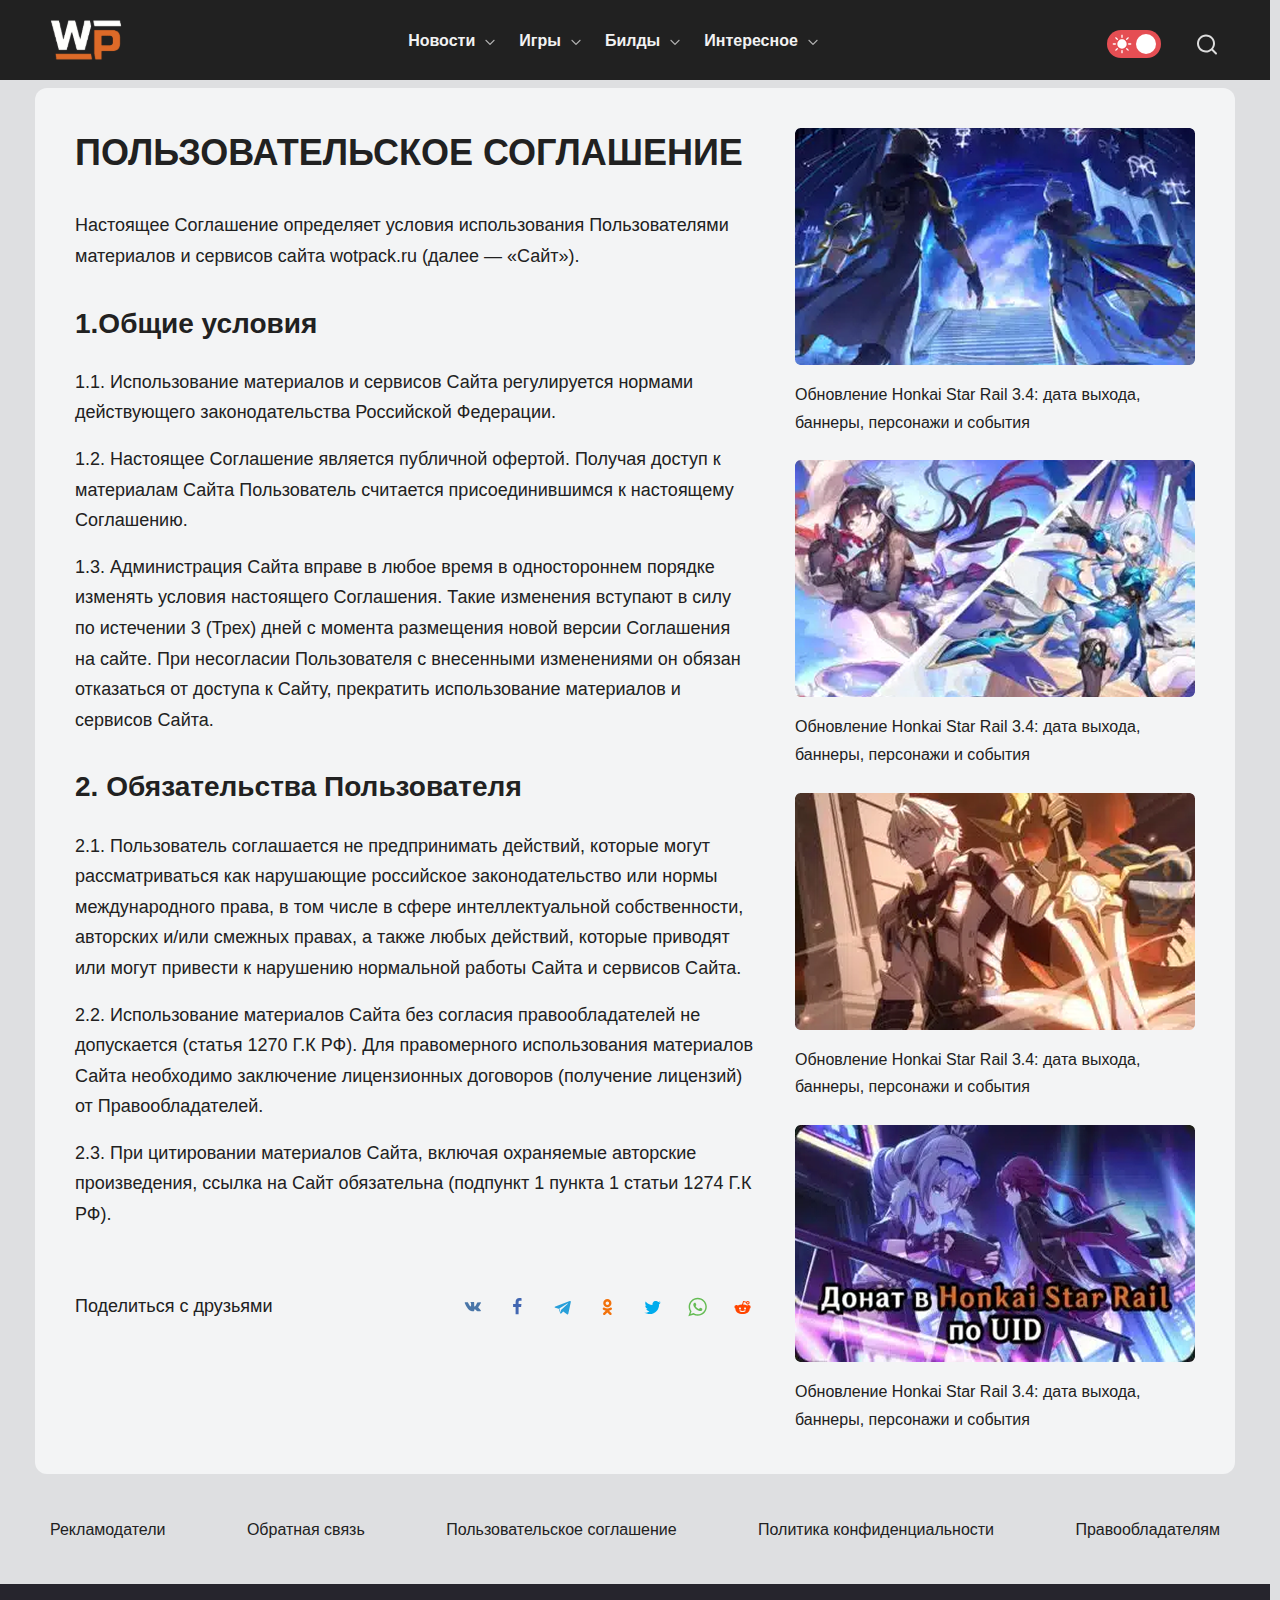
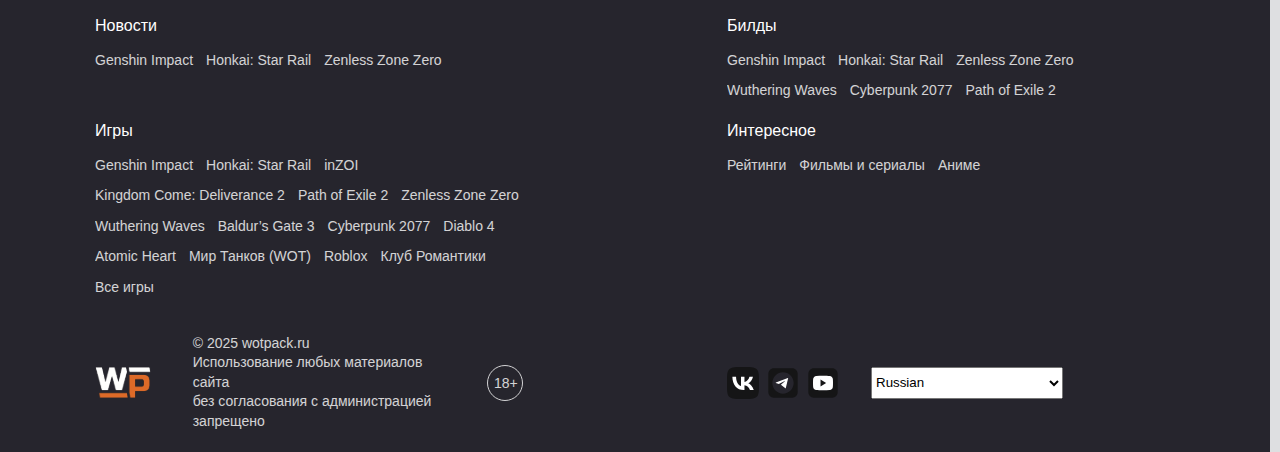
<file: pages/agreement.html>
<!DOCTYPE html>
<html lang="ru">
<head>
    <meta charset="UTF-8">
    <meta name="viewport" content="width=device-width, initial-scale=1.0">
    <title>Пользовательское соглашение</title>
    <link rel="stylesheet" href="../css/style.min.css">
</head>
<body>
    <script>
        const theme = localStorage.getItem('theme');
            if(theme) {
                document.body.classList.add(theme);
            }
    </script>
    <div class="body-wrapper">
        <header class="header">
        <div class="container">
            <div class="header__inner">
                <a class="logo" href="../index.html">
                    <img class="logo__link" src="../images/svgicons/logo.svg" alt="Wotpack.ru - игры, новости, гайды, прохождения">
                </a>
                <nav class="menu">
                    <button class="burger__menu">
                        <span></span>
                        <span></span>
                        <span></span>
                    </button>
                    <ul class="menu__list">
                        <li class="menu__list-item">
                            <a class="menu__item-link" href="#">
                                Новости
                            </a>
                            <ul class="dropdown__list">
                                <li class="dropdown__item">
                                    <a class="dropdown__item-link" href="#">
                                        Рубрики
                                    </a>
                                </li>
                                <li class="dropdown__item">
                                    <a class="dropdown__item-link" href="#">
                                        Посты
                                    </a>
                                </li>
                                <li class="dropdown__item">
                                    <a class="dropdown__item-link" href="#">
                                        Записи
                                    </a>
                                </li>
                            </ul>
                        </li>
                        <li class="menu__list-item">
                            <a class="menu__item-link" href="#">
                                Игры
                            </a>
                            <ul class="dropdown__list">
                                <li class="dropdown__item">
                                    <a class="dropdown__item-link" href="#">
                                        Atomic Heart
                                    </a>
                                </li>
                                <li class="dropdown__item">
                                    <a class="dropdown__item-link" href="#">
                                        Cyberpunk 2077
                                    </a>
                                </li>
                                <li class="dropdown__item">
                                    <a class="dropdown__item-link" href="#">
                                        Genshin impact
                                    </a>
                                </li>
                            </ul>
                        </li>
                        <li class="menu__list-item">
                            <a class="menu__item-link" href="#">
                                Билды
                            </a>
                            <ul class="dropdown__list">
                                <li class="dropdown__item">
                                    <a class="dropdown__item-link" href="#">
                                        Обновление
                                    </a>
                                </li>
                                 <li class="dropdown__item">
                                    <a class="dropdown__item-link" href="#">
                                        Гайды
                                    </a>
                                </li>
                                <li class="dropdown__item">
                                    <a class="dropdown__item-link" href="agreement.html">
                                        Пользовательское соглашение
                                    </a>
                                </li>
                                <li class="dropdown__item">
                                    <a class="dropdown__item-link" href="policy.html">
                                        Политика конфиденциальности
                                    </a>
                                </li>
                                <li class="dropdown__item">
                                    <a class="dropdown__item-link" href="feedback.html">
                                        Обратная связь
                                    </a>
                                </li>
                                <li class="dropdown__item">
                                    <a class="dropdown__item-link" href="hero.html">
                                        Другое
                                    </a>
                                </li>
                            </ul>
                        </li>
                        <li class="menu__list-item">
                            <a class="menu__item-link" href="#">
                                Интересное
                            </a>
                            <ul class="dropdown__list">
                                <li class="dropdown__item">
                                    <a class="dropdown__item-link" href="#">
                                        Донаты
                                    </a>
                                </li>
                                <li class="dropdown__item">
                                    <a class="dropdown__item-link" href="#">
                                        Гайды
                                    </a>
                                </li>
                                <li class="dropdown__item">
                                    <a class="dropdown__item-link" href="hero.html">
                                        Другое
                                    </a>
                                </li>
                            </ul>
                        </li>
                    </ul>
                </nav>
                <div class="header__items">
                    <div class="header__item">
                        <button class="theme-mode" id="night-theme-btn">
                            <svg class="theme-mode__svg sun" width="20" height="20" viewBox="0 0 20 20" fill="none" xmlns="http://www.w3.org/2000/svg">
                                    <g clip-path="url(#clip0_35_13377)">
                                        <path d="M9.98964 0.658284C9.81306 0.661045 9.64478 0.733751 9.52175 0.860447C9.39871 0.987143 9.33097 1.15748 9.33339 1.33407V3.33407C9.33214 3.42241 9.34846 3.51012 9.3814 3.59209C9.41434 3.67407 9.46325 3.74869 9.52528 3.8116C9.58731 3.87451 9.66123 3.92447 9.74273 3.95857C9.82424 3.99267 9.91171 4.01023 10.0001 4.01023C10.0884 4.01023 10.1759 3.99267 10.2574 3.95857C10.3389 3.92447 10.4128 3.87451 10.4748 3.8116C10.5369 3.74869 10.5858 3.67407 10.6187 3.59209C10.6517 3.51012 10.668 3.42241 10.6667 3.33407V1.33407C10.6679 1.24487 10.6513 1.15634 10.6176 1.07371C10.584 0.991088 10.5342 0.916045 10.471 0.853031C10.4079 0.790017 10.3328 0.740313 10.2501 0.706861C10.1674 0.67341 10.0788 0.656891 9.98964 0.658284ZM3.86464 3.19995C3.73213 3.20024 3.60271 3.24002 3.4929 3.31419C3.3831 3.38837 3.29788 3.49358 3.24814 3.6164C3.1984 3.73922 3.18638 3.87408 3.21362 4.00376C3.24087 4.13344 3.30614 4.25206 3.4011 4.34448L4.81516 5.75854C4.87659 5.82253 4.95017 5.87361 5.03159 5.9088C5.11301 5.94398 5.20063 5.96257 5.28932 5.96348C5.37801 5.96438 5.466 5.94757 5.54811 5.91405C5.63023 5.88052 5.70483 5.83095 5.76755 5.76823C5.83027 5.70551 5.87984 5.63091 5.91337 5.54879C5.9469 5.46667 5.9637 5.37869 5.9628 5.29C5.9619 5.20131 5.94331 5.11368 5.90812 5.03226C5.87293 4.95085 5.82185 4.87727 5.75787 4.81584L4.34381 3.40177C4.28153 3.33775 4.20702 3.2869 4.12471 3.25223C4.04239 3.21756 3.95395 3.19978 3.86464 3.19995ZM16.1146 3.19995C15.9414 3.20511 15.7771 3.2775 15.6563 3.40177L14.2422 4.81584C14.1783 4.87727 14.1272 4.95085 14.092 5.03226C14.0568 5.11368 14.0382 5.2013 14.0373 5.29C14.0364 5.37869 14.0532 5.46667 14.0867 5.54879C14.1203 5.6309 14.1698 5.70551 14.2326 5.76822C14.2953 5.83094 14.3699 5.88052 14.452 5.91404C14.5341 5.94757 14.6221 5.96437 14.7108 5.96347C14.7995 5.96257 14.8871 5.94398 14.9685 5.90879C15.0499 5.87361 15.1235 5.82253 15.185 5.75854L16.599 4.34448C16.6953 4.25084 16.7611 4.13028 16.7878 3.9986C16.8144 3.86692 16.8007 3.73026 16.7483 3.60654C16.6959 3.48282 16.6074 3.3778 16.4944 3.30524C16.3813 3.23269 16.2489 3.19599 16.1146 3.19995ZM10.0001 5.33407C8.76238 5.33407 7.57539 5.82573 6.70022 6.7009C5.82505 7.57607 5.33339 8.76306 5.33339 10.0007C5.33339 11.2384 5.82505 12.4254 6.70022 13.3006C7.57539 14.1757 8.76238 14.6674 10.0001 14.6674C11.2377 14.6674 12.4247 14.1757 13.2999 13.3006C14.1751 12.4254 14.6667 11.2384 14.6667 10.0007C14.6667 8.76306 14.1751 7.57607 13.2999 6.7009C12.4247 5.82573 11.2377 5.33407 10.0001 5.33407ZM1.33339 9.33407C1.24505 9.33282 1.15734 9.34914 1.07536 9.38208C0.993381 9.41502 0.918767 9.46393 0.855854 9.52596C0.79294 9.58799 0.742983 9.6619 0.708885 9.74341C0.674786 9.82491 0.657227 9.91238 0.657227 10.0007C0.657227 10.0891 0.674786 10.1766 0.708885 10.2581C0.742983 10.3396 0.79294 10.4135 0.855854 10.4755C0.918767 10.5375 0.993381 10.5864 1.07536 10.6194C1.15734 10.6523 1.24505 10.6686 1.33339 10.6674H3.33339C3.42173 10.6686 3.50944 10.6523 3.59142 10.6194C3.6734 10.5864 3.74801 10.5375 3.81092 10.4755C3.87384 10.4135 3.92379 10.3396 3.95789 10.2581C3.99199 10.1766 4.00955 10.0891 4.00955 10.0007C4.00955 9.91238 3.99199 9.82491 3.95789 9.74341C3.92379 9.6619 3.87384 9.58799 3.81092 9.52596C3.74801 9.46393 3.6734 9.41502 3.59142 9.38208C3.50944 9.34914 3.42173 9.33282 3.33339 9.33407H1.33339ZM16.6667 9.33407C16.5784 9.33282 16.4907 9.34914 16.4087 9.38208C16.3267 9.41502 16.2521 9.46393 16.1892 9.52596C16.1263 9.58799 16.0763 9.6619 16.0422 9.74341C16.0081 9.82491 15.9906 9.91238 15.9906 10.0007C15.9906 10.0891 16.0081 10.1766 16.0422 10.2581C16.0763 10.3396 16.1263 10.4135 16.1892 10.4755C16.2521 10.5375 16.3267 10.5864 16.4087 10.6194C16.4907 10.6523 16.5784 10.6686 16.6667 10.6674H18.6667C18.7551 10.6686 18.8428 10.6523 18.9248 10.6194C19.0067 10.5864 19.0813 10.5375 19.1443 10.4755C19.2072 10.4135 19.2571 10.3396 19.2912 10.2581C19.3253 10.1766 19.3429 10.0891 19.3429 10.0007C19.3429 9.91238 19.3253 9.82491 19.2912 9.74341C19.2571 9.6619 19.2072 9.58799 19.1443 9.52596C19.0813 9.46393 19.0067 9.41502 18.9248 9.38208C18.8428 9.34914 18.7551 9.33282 18.6667 9.33407H16.6667ZM5.27349 14.0411C5.10029 14.0463 4.93591 14.1186 4.81516 14.2429L3.4011 15.657C3.33712 15.7184 3.28604 15.792 3.25085 15.8734C3.21566 15.9548 3.19707 16.0425 3.19617 16.1311C3.19527 16.2198 3.21207 16.3078 3.2456 16.3899C3.27912 16.4721 3.3287 16.5467 3.39142 16.6094C3.45413 16.6721 3.52874 16.7217 3.61085 16.7552C3.69297 16.7887 3.78095 16.8055 3.86964 16.8046C3.95834 16.8037 4.04596 16.7851 4.12738 16.7499C4.2088 16.7148 4.28237 16.6637 4.34381 16.5997L5.75787 15.1856C5.8542 15.092 5.92 14.9714 5.94664 14.8397C5.97328 14.7081 5.95952 14.5714 5.90716 14.4477C5.8548 14.324 5.76628 14.2189 5.65321 14.1464C5.54013 14.0738 5.40778 14.0371 5.27349 14.0411ZM14.7071 14.0411C14.5745 14.0411 14.4449 14.0807 14.3349 14.1548C14.2249 14.2289 14.1394 14.3341 14.0895 14.4569C14.0396 14.5798 14.0275 14.7148 14.0547 14.8446C14.0819 14.9744 14.1472 15.0931 14.2422 15.1856L15.6563 16.5997C15.7177 16.6637 15.7913 16.7148 15.8727 16.7499C15.9542 16.7851 16.0418 16.8037 16.1305 16.8046C16.2192 16.8055 16.3071 16.7887 16.3893 16.7552C16.4714 16.7217 16.546 16.6721 16.6087 16.6094C16.6714 16.5466 16.721 16.472 16.7545 16.3899C16.788 16.3078 16.8048 16.2198 16.8039 16.1311C16.803 16.0424 16.7844 15.9548 16.7493 15.8734C16.7141 15.792 16.663 15.7184 16.599 15.657L15.185 14.2429C15.1228 14.1791 15.0485 14.1283 14.9665 14.0936C14.8844 14.059 14.7962 14.0411 14.7071 14.0411ZM9.98964 15.9916C9.81306 15.9944 9.64478 16.0671 9.52175 16.1938C9.39871 16.3205 9.33097 16.4908 9.33339 16.6674V18.6674C9.33214 18.7557 9.34846 18.8434 9.3814 18.9254C9.41434 19.0074 9.46325 19.082 9.52528 19.1449C9.58731 19.2078 9.66123 19.2578 9.74273 19.2919C9.82424 19.326 9.91171 19.3436 10.0001 19.3436C10.0884 19.3436 10.1759 19.326 10.2574 19.2919C10.3389 19.2578 10.4128 19.2078 10.4748 19.1449C10.5369 19.082 10.5858 19.0074 10.6187 18.9254C10.6517 18.8434 10.668 18.7557 10.6667 18.6674V16.6674C10.6679 16.5782 10.6513 16.4897 10.6176 16.407C10.584 16.3244 10.5342 16.2494 10.471 16.1864C10.4079 16.1234 10.3328 16.0736 10.2501 16.0402C10.1674 16.0067 10.0788 15.9902 9.98964 15.9916Z" fill="white" />
                                    </g>
                                    <defs>
                                        <clipPath id="clip0_35_13377">
                                        <rect width="20" height="20" fill="white" />
                                        </clipPath>
                                    </defs>
                                </svg>
                                <svg class="theme-mode__svg circle" width="20" height="20" viewBox="0 0 20 20" fill="none" xmlns="http://www.w3.org/2000/svg">
                                    <circle cx="10" cy="10" r="10" fill="white" />
                                </svg>
                                <svg class="theme-mode__svg moon" width="16" height="16" viewBox="0 0 16 16" fill="none" xmlns="http://www.w3.org/2000/svg">
                                    <path d="M15.8328 10.3767C15.7502 10.2939 15.6446 10.2379 15.5296 10.2162C15.4147 10.1944 15.2959 10.2079 15.1888 10.2549C13.868 10.8308 12.4043 10.9955 10.9885 10.7274C9.57276 10.4594 8.27057 9.77116 7.25169 8.75235C6.23281 7.73354 5.5445 6.43145 5.27646 5.01578C5.00843 3.60012 5.17311 2.13655 5.74903 0.815827C5.79668 0.708663 5.81072 0.589577 5.78932 0.47427C5.76791 0.358963 5.71206 0.25285 5.62913 0.169923C5.54619 0.0869959 5.44007 0.0311486 5.32476 0.00974452C5.20944 -0.0116595 5.09035 0.00238484 4.98318 0.050026C3.74202 0.594055 2.65243 1.4328 1.80901 2.49345C0.965593 3.55409 0.393844 4.80457 0.143406 6.1363C-0.107032 7.46803 -0.0285871 8.84076 0.371929 10.1353C0.772445 11.4298 1.48293 12.607 2.44168 13.5647C3.40044 14.5224 4.57848 15.2316 5.87354 15.6307C7.16859 16.0298 8.5415 16.1068 9.87306 15.855C11.2046 15.6031 12.4546 15.0301 13.5144 14.1856C14.5742 13.3411 15.4119 12.2507 15.9546 11.0091C15.9991 10.9035 16.0112 10.787 15.9895 10.6745C15.9678 10.5619 15.9133 10.4583 15.8328 10.3767Z" fill="white" />
                                </svg>
                        </button>
                    </div>
                    <div class="header__item">
                        <div class="header__item">
                            <search class="header__item-search">
                                <form class="header__form">
                                    <input class="header__form-input" type="search">
                                    <button class="header__form-btn" type="submit">
                                        <img class="search__icon" src="../images/svgicons/search.svg" alt="search">
                                    </button>
                                </form>
                            </search>
                            <div class="header__form-search">
                                <input class="header__form-search-input search" type="text" placeholder="Поиск">
                                    <button class="header__form-btn header__form-search-btn">
                                        <img class="search__icon" src="../images/svgicons/search.svg" alt="search">
                                        <img class="close__icon" src="../images/svgicons/close.svg" alt="close">
                                    </button>
                                <div class="result-box"></div>
                            </div>
                        </div>
                    </div>
		        </div>
            </div>
        </div>
    </header>
    <main class="main">
        <section class="agreement">
            <div class="container section">
                <div class="agreement__inner">
                    <div class="agreement__content">
                        <h1 class="agreement__title">
                            Пользовательское соглашение
                        </h1>
                        <p class="agreement__text">
                            Настоящее Соглашение определяет условия использования Пользователями материалов и сервисов сайта wotpack.ru (далее — «Сайт»).
                        </p>
                        <div class="agreement__items">
                            <div class="agreement__item">
                                <h2 class="agreement__item-title title">
                                    1.Общие условия
                                </h2>
                                <p class="agreement__item-text">
                                    1.1. Использование материалов и сервисов Сайта регулируется нормами действующего законодательства Российской Федерации.
                                </p>
                                <p class="agreement__item-text">
                                    1.2. Настоящее Соглашение является публичной офертой. Получая доступ к материалам Сайта Пользователь считается присоединившимся к настоящему Соглашению.
                                </p>
                                <p class="agreement__item-text">
                                    1.3. Администрация Сайта вправе в любое время в одностороннем порядке изменять условия настоящего Соглашения. Такие изменения вступают в силу по истечении 3 (Трех) дней с момента размещения новой версии Соглашения на сайте. При несогласии Пользователя с внесенными изменениями он обязан отказаться от доступа к Сайту, прекратить использование материалов и сервисов Сайта.
                                </p>
                            </div>
                            <div class="agreement__item">
                                <h2 class="agreement__item-title title">
                                    2. Обязательства Пользователя
                                </h2>
                                <p class="agreement__item-text">
                                    2.1. Пользователь соглашается не предпринимать действий, которые могут рассматриваться как нарушающие российское законодательство или нормы международного права, в том числе в сфере интеллектуальной собственности, авторских и/или смежных правах, а также любых действий, которые приводят или могут привести к нарушению нормальной работы Сайта и сервисов Сайта.
                                </p>
                                <p class="agreement__item-text">
                                   2.2. Использование материалов Сайта без согласия правообладателей не допускается (статья 1270 Г.К РФ). Для правомерного использования материалов Сайта необходимо заключение лицензионных договоров (получение лицензий) от Правообладателей.
                                </p>
                                <p class="agreement__item-text">
                                    2.3. При цитировании материалов Сайта, включая охраняемые авторские произведения, ссылка на Сайт обязательна (подпункт 1 пункта 1 статьи 1274 Г.К РФ).
                                </p>
                            </div>
                        </div>
                        <div class="agreement__descr-box">
                            <p class="agreement__descr-text">
                                Поделиться с друзьями
                            </p>
                            <ul class="agreement__social-list">
                                <li class="agreement__social-item">
                                    <a class="agreement__social-link" href="#">
                                        <img class="vk" src="../images/svgicons/new-vk.svg" alt="vk">
                                    </a>
                                </li>
                                <li class="agreement__social-item">
                                    <a class="agreement__social-link" href="#">
                                        <img class="vk" src="../images/svgicons/facebook.svg" alt="facebook">
                                    </a>
                                </li>
                                <li class="agreement__social-item">
                                    <a class="agreement__social-link" href="#">
                                        <img class="telegram" src="../images/svgicons/new-telegram.svg" alt="telegram">
                                    </a>
                                </li>
                                <li class="agreement__social-item">
                                    <a class="agreement__social-link" href="#">
                                        <img class="ok" src="../images/svgicons/ok.svg" alt="ok">
                                    </a>
                                </li>
                                <li class="agreement__social-item">
                                    <a class="agreement__social-link" href="#">
                                        <img class="x" src="../images/svgicons/x.svg" alt="x">
                                    </a>
                                </li>
                                <li class="agreement__social-item">
                                    <a class="agreement__social-link" href="#">
                                        <img class="whatsapp" src="../images/svgicons/whatsapp.svg" alt="whatsapp">
                                    </a>
                                </li>
                                <li class="agreement__social-item">
                                    <a class="agreement__social-link" href="#">
                                        <img class="reddit" src="../images/svgicons/reddit.svg" alt="reddit">
                                    </a>
                                </li>
                            </ul>
                        </div>
                    </div>
                    <div class="agreement__box">
                        <aside class="agreement__aside">
                            <div class="agreement__aside-cards">
                                <div class="agreement__aside-card">
                                    <img class="agreement__aside-img" src="../images/img/img-1.png" alt="Honkai Star Rail">
                                    <p class="agreement__aside-text">
                                        Обновление Honkai Star Rail 3.4: дата выхода, баннеры, персонажи и события
                                    </p>
                                </div>
                                <div class="agreement__aside-card">
                                    <img class="agreement__aside-img" src="../images/img/img-2.png" alt="Honkai Star Rail">
                                    <p class="agreement__aside-text">
                                        Обновление Honkai Star Rail 3.4: дата выхода, баннеры, персонажи и события
                                    </p>
                                </div>
                                <div class="agreement__aside-card">
                                    <img class="agreement__aside-img" loading="lazy" src="../images/img/img-3.png" alt="Honkai Star Rail">
                                    <p class="agreement__aside-text">
                                        Обновление Honkai Star Rail 3.4: дата выхода, баннеры, персонажи и события
                                    </p>
                                </div>
                                <div class="agreement__aside-card">
                                    <img class="agreement__aside-img" loading="lazy" src="../images/img/img-4.png" alt="Honkai Star Rail">
                                    <p class="agreement__aside-text">
                                        Обновление Honkai Star Rail 3.4: дата выхода, баннеры, персонажи и события
                                    </p>
                                </div>
                            </div>
                        </aside>
                    </div>
                </div>
            </div>
        </section>
        <div class="advertisers">
            <div class="container">
                <ul class="advertisers__list">
                    <li class="advertisers__item">
                        <a class="advertisers__item-link" href="#">
                            Рекламодатели
                        </a>
                    </li>
                    <li class="advertisers__item">
                        <a class="advertisers__item-link" href="#">
                            Обратная связь
                        </a>
                    </li>
                    <li class="advertisers__item">
                        <a class="advertisers__item-link" href="#">
                            Пользовательское соглашение
                        </a>
                    </li>
                    <li class="advertisers__item">
                        <a class="advertisers__item-link" href="#">
                            Политика конфиденциальности
                        </a>
                    </li>
                    <li class="advertisers__item">
                        <a class="advertisers__item-link" href="#">
                            Правообладателям
                        </a>
                    </li>
                </ul>
            </div>
        </div>
    </main>
    <footer class="footer">
        <div class="container">
            <div class="footer__top">
                <div class="footer__colums">
                    <div class="footer__colum">
                        <h4 class="footer__colum-title">
                            Новости
                        </h4>
                        <ul class="footer__colum-list">
                            <li class="footer__colum-item">
                                <a class="footer__colum-link" href="#">
                                    Genshin Impact
                                </a>
                            </li>
                            <li class="footer__colum-item">
                                <a class="footer__colum-link" href="#">
                                    Honkai: Star Rail
                                </a>
                            </li>
                            <li class="footer__colum-item">
                                <a class="footer__colum-link" href="#">
                                    Zenless Zone Zero
                                </a>
                            </li>
                        </ul>
                    </div>
                    <div class="footer__colum">
                        <h4 class="footer__colum-title">
                            Билды
                        </h4>
                        <ul class="footer__colum-list">
                            <li class="footer__colum-item">
                                <a class="footer__colum-link" href="#">
                                    Genshin Impact
                                </a>
                            </li>
                            <li class="footer__colum-item">
                                <a class="footer__colum-link" href="#">
                                    Honkai: Star Rail
                                </a>
                            </li>
                            <li class="footer__colum-item">
                                <a class="footer__colum-link" href="#">
                                    Zenless Zone Zero
                                </a>
                            </li>
                            <li class="footer__colum-item">
                                <a class="footer__colum-link" href="#">
                                    Wuthering Waves
                                </a>
                            </li>
                            <li class="footer__colum-item">
                                <a class="footer__colum-link" href="#">
                                    Cyberpunk 2077
                                </a>
                            </li>
                                <li class="footer__colum-item">
                                <a class="footer__colum-link" href="#">
                                    Path of Exile 2
                                </a>
                            </li>
                        </ul>
                    </div>
                    <div class="footer__colum">
                        <h4 class="footer__colum-title">
                            Игры
                        </h4>
                        <ul class="footer__colum-list">
                            <li class="footer__colum-item">
                                <a class="footer__colum-link" href="#">
                                    Genshin Impact
                                </a>
                            </li>
                            <li class="footer__colum-item">
                                <a class="footer__colum-link" href="#">
                                    Honkai: Star Rail
                                </a>
                            </li>
                            <li class="footer__colum-item">
                                <a class="footer__colum-link" href="#">
                                    inZOI
                                </a>
                            </li>
                            <li class="footer__colum-item">
                                <a class="footer__colum-link" href="#">
                                    Kingdom Come: Deliverance 2
                                </a>
                            </li>
                            <li class="footer__colum-item">
                                <a class="footer__colum-link" href="#">
                                    Path of Exile 2
                                </a>
                            </li>
                            <li class="footer__colum-item">
                                <a class="footer__colum-link" href="#">
                                    Zenless Zone Zero
                                </a>
                            </li>
                            <li class="footer__colum-item">
                                <a class="footer__colum-link" href="#">
                                    Wuthering Waves
                                </a>
                            </li>
                            <li class="footer__colum-item">
                                <a class="footer__colum-link" href="#">
                                    Baldur’s Gate 3
                                </a>
                            </li>
                            <li class="footer__colum-item">
                                <a class="footer__colum-link" href="#">
                                    Cyberpunk 2077
                                </a>
                            </li>
                            <li class="footer__colum-item">
                                <a class="footer__colum-link" href="#">
                                    Diablo 4
                                </a>
                            </li>
                            <li class="footer__colum-item">
                                <a class="footer__colum-link" href="#">
                                    Atomic Heart
                                </a>
                            </li>
                            <li class="footer__colum-item">
                                <a class="footer__colum-link" href="#">
                                    Мир Танков (WOT)
                                </a>
                            </li>
                            <li class="footer__colum-item">
                                <a class="footer__colum-link" href="#">
                                    Roblox
                                </a>
                            </li>
                            <li class="footer__colum-item">
                                <a class="footer__colum-link" href="#">
                                    Клуб Романтики
                                </a>
                            </li>
                            <li class="footer__colum-item">
                                <a class="footer__colum-link" href="#">
                                    Все игры
                                </a>
                            </li>
                        </ul>
                    </div>
                    <div class="footer__colum">
                        <h4 class="footer__colum-title">
                            Интересное
                        </h4>
                        <ul class="footer__colum-list">
                            <li class="footer__colum-item">
                                <a class="footer__colum-link" href="#">
                                    Рейтинги
                                </a>
                            </li>
                            <li class="footer__colum-item">
                                <a class="footer__colum-link" href="#">
                                    Фильмы и сериалы
                                </a>
                            </li>
                            <li class="footer__colum-item">
                                <a class="footer__colum-link" href="#">
                                    Аниме
                                </a>
                            </li>
                        </ul>
                    </div>
                </div>
            </div>
            <div class="footer__bottom">
                <div class="footer__bottom-left_box">
                    <div class="footer__bottom-left">
                        <a class="footer__logo-link" href="#">
                            <img class="logo" src="../images/svgicons/logo.svg" alt="logo">
                        </a>
                        <p class="footer__copy-text">
                            © 2025 wotpack.ru<br>
                            Использование любых материалов сайта<br>
                            без согласования с администрацией запрещено
                        </p>
                        <div class="footer__age">
                            18+
                        </div>
                    </div>
                </div>
                <div class="footer__bottom-right">
                    <div class="footer__bottom-right_box">
                        <div class="footer__age footer__age--mobile">
                            18+
                        </div>
                        <ul class="social__list">
                            <li class="social__item">
                                <a class="social__item-link" href="#">
                                    <img class="social__item-icon" src="../images/svgicons/vk.svg" alt="vk">
                                </a>
                            </li>
                            <li class="social__item">
                                <a class="social__item-link" href="#">
                                    <img class="social__item-icon" src="../images/svgicons/telegram.svg" alt="telegram">
                                </a>
                            </li>
                            <li class="social__item">
                                <a class="social__item-link" href="#">
                                    <img class="social__item-icon" src="../images/svgicons/youtube.svg" alt="youtube">
                                </a>
                            </li>
                        </ul>
                        <select class="select" name="languages">
                            <option value="russia">Russian</option>
                            <option value="english">English</option>
                            <option value="german">German</option>
                        </select>
                    </div>
                </div>
            </div>
        </div>
    </footer> 
</div>
<script defer src="../js/night-theme.min.js"></script>
<script type="module" src="../js/modules/search.min.js"></script>
<script type="module" src="../js/main.min.js"></script>
</body>
</html>
</file>
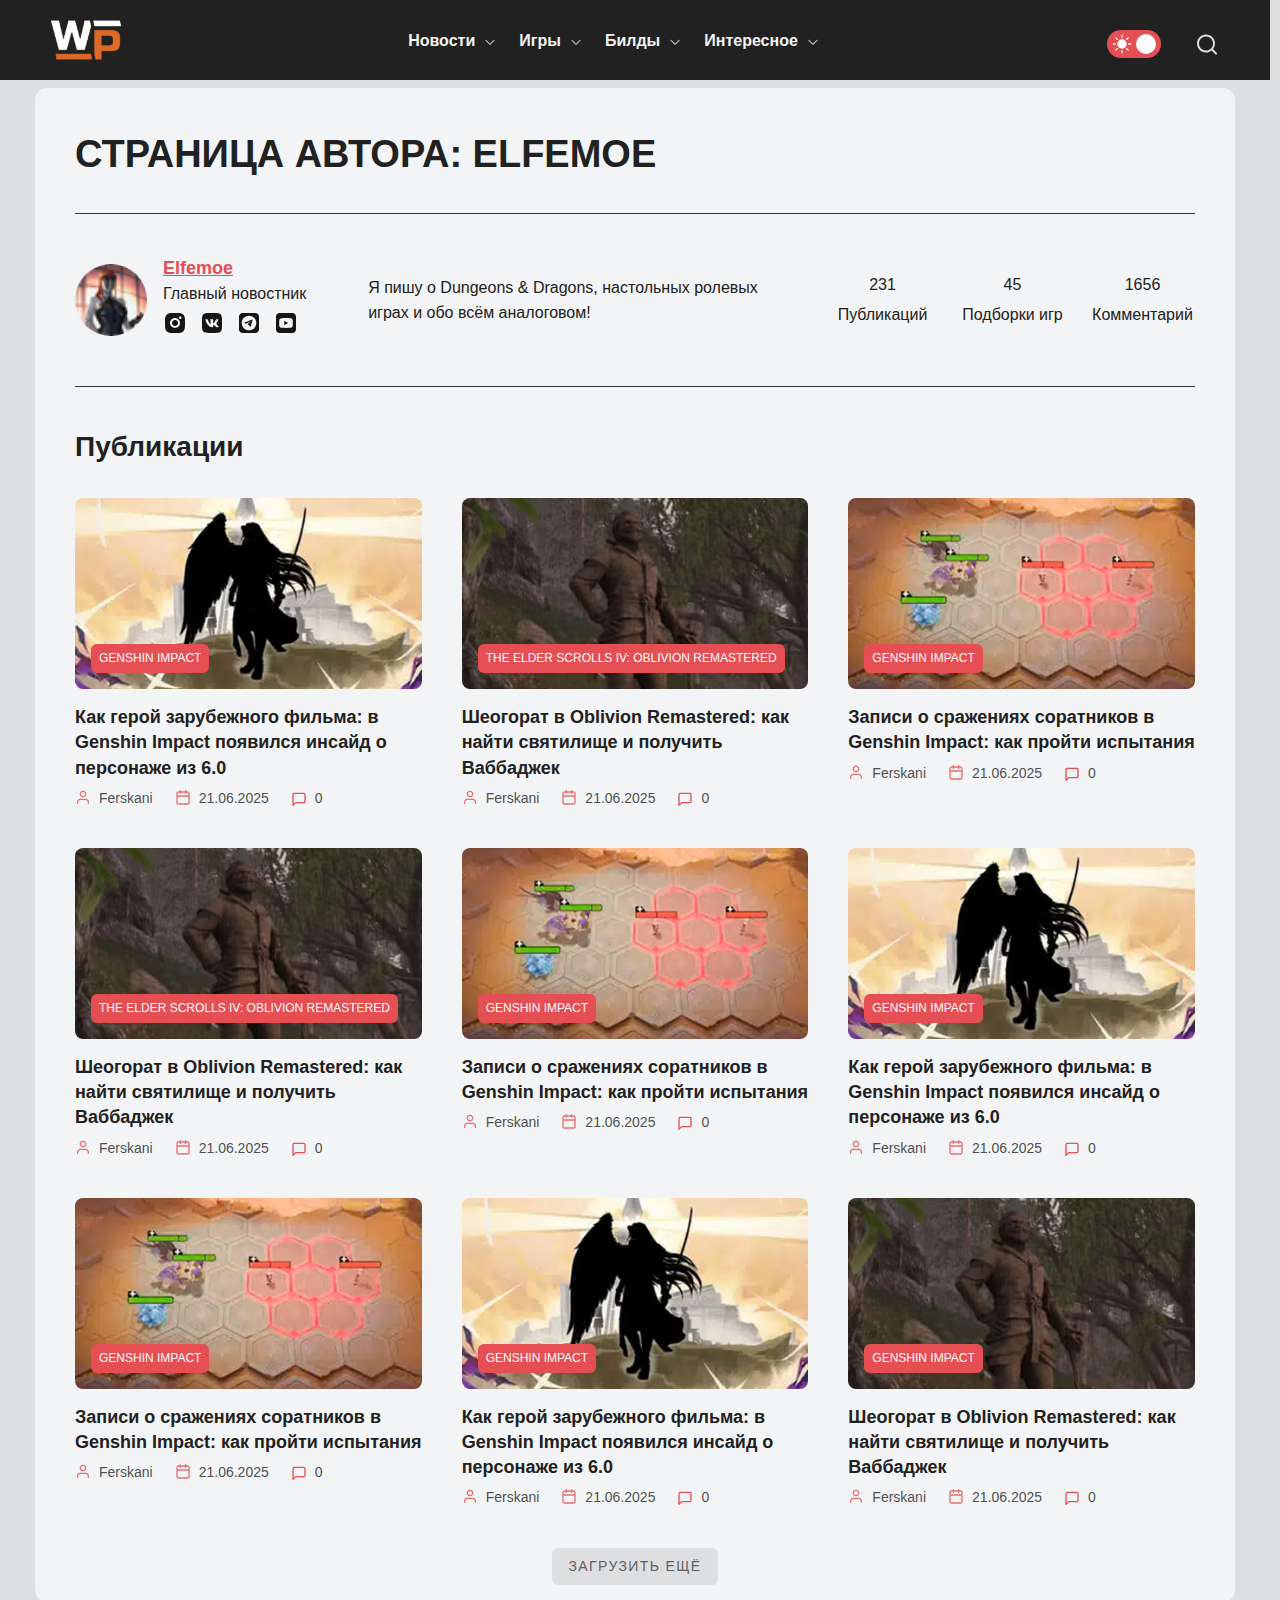
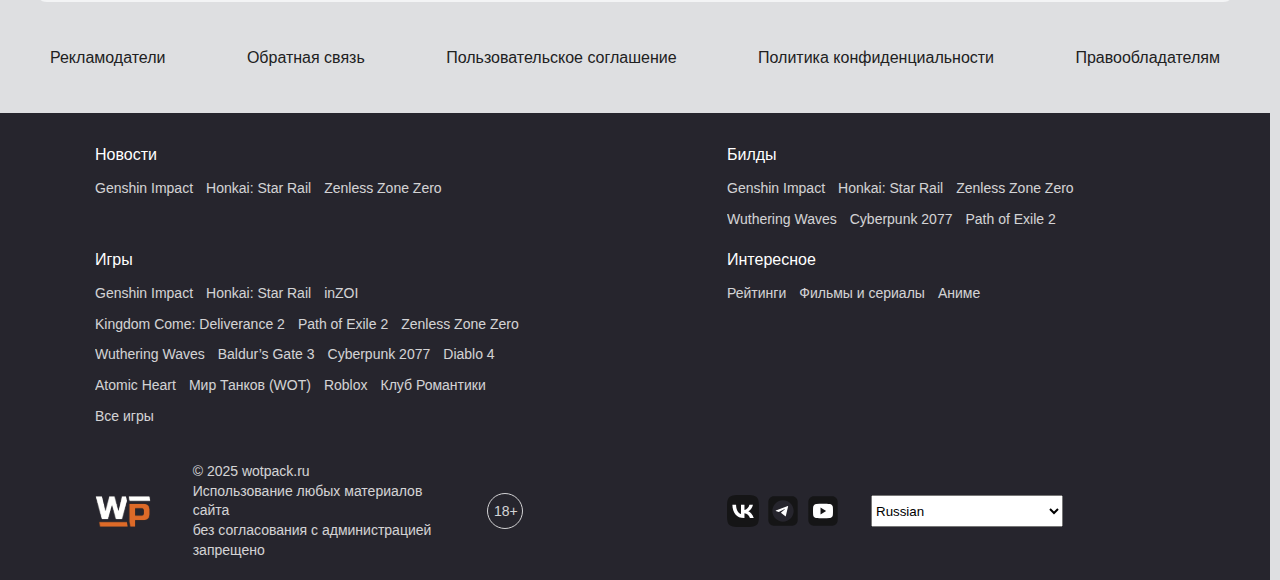
<file: pages/author.html>
<!DOCTYPE html>
<html lang="ru">
<head>
    <meta charset="UTF-8">
    <meta name="viewport" content="width=device-width, initial-scale=1.0">
    <title>Wotpack</title>
    <link rel="stylesheet" href="../css/style.min.css">
</head>
<body>
    <script>
        const theme = localStorage.getItem('theme');
            if(theme) {
                document.body.classList.add(theme);
            }
    </script>
    <div class="body-wrapper">
        <header class="header">
            <div class="container">
                <div class="header__inner">
                    <a class="logo" href="../index.html">
                        <img class="logo__link" src="../images/svgicons/logo.svg" alt="Wotpack.ru - игры, новости, гайды, прохождения">
                    </a>
                    <nav class="menu">
                        <button class="burger__menu">
                            <span></span>
                            <span></span>
                            <span></span>
                        </button>
                        <ul class="menu__list">
                            <li class="menu__list-item">
                                <a class="menu__item-link" href="news.html">
                                    Новости
                                </a>
                                <ul class="dropdown__list">
                                    <li class="dropdown__item">
                                        <a class="dropdown__item-link" href="news.html">
                                            Рубрики
                                        </a>
                                    </li>
                                    <li class="dropdown__item">
                                        <a class="dropdown__item-link" href="news.html">
                                            Посты
                                        </a>
                                    </li>
                                    <li class="dropdown__item">
                                        <a class="dropdown__item-link" href="news.html">
                                            Записи
                                        </a>
                                    </li>
                                </ul>
                            </li>
                            <li class="menu__list-item">
                                <a class="menu__item-link" href="#">
                                    Игры
                                </a>
                                <ul class="dropdown__list">
                                    <li class="dropdown__item">
                                        <a class="dropdown__item-link" href="#">
                                            Atomic Heart
                                        </a>
                                    </li>
                                    <li class="dropdown__item">
                                        <a class="dropdown__item-link" href="#">
                                            Cyberpunk 2077
                                        </a>
                                    </li>
                                    <li class="dropdown__item">
                                        <a class="dropdown__item-link" href="#">
                                            Genshin impact
                                        </a>
                                    </li>
                                </ul>
                            </li>
                            <li class="menu__list-item">
                                <a class="menu__item-link" href="#">
                                    Билды
                                </a>
                                <ul class="dropdown__list">
                                    <li class="dropdown__item">
                                        <a class="dropdown__item-link" href="#">
                                            Обновление
                                        </a>
                                    </li>
                                    <li class="dropdown__item">
                                        <a class="dropdown__item-link" href="#">
                                            Гайды
                                        </a>
                                    </li>
                                    <li class="dropdown__item">
                                        <a class="dropdown__item-link" href="agreement.html">
                                            Пользовательское соглашение
                                        </a>
                                    </li>
                                    <li class="dropdown__item">
                                        <a class="dropdown__item-link" href="policy.html">
                                            Политика конфиденциальности
                                        </a>
                                    </li>
                                    <li class="dropdown__item">
                                        <a class="dropdown__item-link" href="feedback.html">
                                            Обратная связь
                                        </a>
                                    </li>
                                    <li class="dropdown__item">
                                        <a class="dropdown__item-link" href="hero.html">
                                            Другое
                                        </a>
                                    </li>
                                </ul>
                            </li>
                            <li class="menu__list-item">
                                <a class="menu__item-link" href="#">
                                    Интересное
                                </a>
                                <ul class="dropdown__list">
                                    <li class="dropdown__item">
                                        <a class="dropdown__item-link" href="#">
                                            Донаты
                                        </a>
                                    </li>
                                    <li class="dropdown__item">
                                        <a class="dropdown__item-link" href="#">
                                            Гайды
                                        </a>
                                    </li>
                                    <li class="dropdown__item">
                                        <a class="dropdown__item-link" href="hero.html">
                                            Другое
                                        </a>
                                    </li>
                                </ul>
                            </li>
                        </ul>
                    </nav>
                    <div class="header__items">
                        <div class="header__item">
                            <button class="theme-mode" id="night-theme-btn">
                                <svg class="theme-mode__svg sun" width="20" height="20" viewBox="0 0 20 20" fill="none" xmlns="http://www.w3.org/2000/svg">
                                        <g clip-path="url(#clip0_35_13377)">
                                            <path d="M9.98964 0.658284C9.81306 0.661045 9.64478 0.733751 9.52175 0.860447C9.39871 0.987143 9.33097 1.15748 9.33339 1.33407V3.33407C9.33214 3.42241 9.34846 3.51012 9.3814 3.59209C9.41434 3.67407 9.46325 3.74869 9.52528 3.8116C9.58731 3.87451 9.66123 3.92447 9.74273 3.95857C9.82424 3.99267 9.91171 4.01023 10.0001 4.01023C10.0884 4.01023 10.1759 3.99267 10.2574 3.95857C10.3389 3.92447 10.4128 3.87451 10.4748 3.8116C10.5369 3.74869 10.5858 3.67407 10.6187 3.59209C10.6517 3.51012 10.668 3.42241 10.6667 3.33407V1.33407C10.6679 1.24487 10.6513 1.15634 10.6176 1.07371C10.584 0.991088 10.5342 0.916045 10.471 0.853031C10.4079 0.790017 10.3328 0.740313 10.2501 0.706861C10.1674 0.67341 10.0788 0.656891 9.98964 0.658284ZM3.86464 3.19995C3.73213 3.20024 3.60271 3.24002 3.4929 3.31419C3.3831 3.38837 3.29788 3.49358 3.24814 3.6164C3.1984 3.73922 3.18638 3.87408 3.21362 4.00376C3.24087 4.13344 3.30614 4.25206 3.4011 4.34448L4.81516 5.75854C4.87659 5.82253 4.95017 5.87361 5.03159 5.9088C5.11301 5.94398 5.20063 5.96257 5.28932 5.96348C5.37801 5.96438 5.466 5.94757 5.54811 5.91405C5.63023 5.88052 5.70483 5.83095 5.76755 5.76823C5.83027 5.70551 5.87984 5.63091 5.91337 5.54879C5.9469 5.46667 5.9637 5.37869 5.9628 5.29C5.9619 5.20131 5.94331 5.11368 5.90812 5.03226C5.87293 4.95085 5.82185 4.87727 5.75787 4.81584L4.34381 3.40177C4.28153 3.33775 4.20702 3.2869 4.12471 3.25223C4.04239 3.21756 3.95395 3.19978 3.86464 3.19995ZM16.1146 3.19995C15.9414 3.20511 15.7771 3.2775 15.6563 3.40177L14.2422 4.81584C14.1783 4.87727 14.1272 4.95085 14.092 5.03226C14.0568 5.11368 14.0382 5.2013 14.0373 5.29C14.0364 5.37869 14.0532 5.46667 14.0867 5.54879C14.1203 5.6309 14.1698 5.70551 14.2326 5.76822C14.2953 5.83094 14.3699 5.88052 14.452 5.91404C14.5341 5.94757 14.6221 5.96437 14.7108 5.96347C14.7995 5.96257 14.8871 5.94398 14.9685 5.90879C15.0499 5.87361 15.1235 5.82253 15.185 5.75854L16.599 4.34448C16.6953 4.25084 16.7611 4.13028 16.7878 3.9986C16.8144 3.86692 16.8007 3.73026 16.7483 3.60654C16.6959 3.48282 16.6074 3.3778 16.4944 3.30524C16.3813 3.23269 16.2489 3.19599 16.1146 3.19995ZM10.0001 5.33407C8.76238 5.33407 7.57539 5.82573 6.70022 6.7009C5.82505 7.57607 5.33339 8.76306 5.33339 10.0007C5.33339 11.2384 5.82505 12.4254 6.70022 13.3006C7.57539 14.1757 8.76238 14.6674 10.0001 14.6674C11.2377 14.6674 12.4247 14.1757 13.2999 13.3006C14.1751 12.4254 14.6667 11.2384 14.6667 10.0007C14.6667 8.76306 14.1751 7.57607 13.2999 6.7009C12.4247 5.82573 11.2377 5.33407 10.0001 5.33407ZM1.33339 9.33407C1.24505 9.33282 1.15734 9.34914 1.07536 9.38208C0.993381 9.41502 0.918767 9.46393 0.855854 9.52596C0.79294 9.58799 0.742983 9.6619 0.708885 9.74341C0.674786 9.82491 0.657227 9.91238 0.657227 10.0007C0.657227 10.0891 0.674786 10.1766 0.708885 10.2581C0.742983 10.3396 0.79294 10.4135 0.855854 10.4755C0.918767 10.5375 0.993381 10.5864 1.07536 10.6194C1.15734 10.6523 1.24505 10.6686 1.33339 10.6674H3.33339C3.42173 10.6686 3.50944 10.6523 3.59142 10.6194C3.6734 10.5864 3.74801 10.5375 3.81092 10.4755C3.87384 10.4135 3.92379 10.3396 3.95789 10.2581C3.99199 10.1766 4.00955 10.0891 4.00955 10.0007C4.00955 9.91238 3.99199 9.82491 3.95789 9.74341C3.92379 9.6619 3.87384 9.58799 3.81092 9.52596C3.74801 9.46393 3.6734 9.41502 3.59142 9.38208C3.50944 9.34914 3.42173 9.33282 3.33339 9.33407H1.33339ZM16.6667 9.33407C16.5784 9.33282 16.4907 9.34914 16.4087 9.38208C16.3267 9.41502 16.2521 9.46393 16.1892 9.52596C16.1263 9.58799 16.0763 9.6619 16.0422 9.74341C16.0081 9.82491 15.9906 9.91238 15.9906 10.0007C15.9906 10.0891 16.0081 10.1766 16.0422 10.2581C16.0763 10.3396 16.1263 10.4135 16.1892 10.4755C16.2521 10.5375 16.3267 10.5864 16.4087 10.6194C16.4907 10.6523 16.5784 10.6686 16.6667 10.6674H18.6667C18.7551 10.6686 18.8428 10.6523 18.9248 10.6194C19.0067 10.5864 19.0813 10.5375 19.1443 10.4755C19.2072 10.4135 19.2571 10.3396 19.2912 10.2581C19.3253 10.1766 19.3429 10.0891 19.3429 10.0007C19.3429 9.91238 19.3253 9.82491 19.2912 9.74341C19.2571 9.6619 19.2072 9.58799 19.1443 9.52596C19.0813 9.46393 19.0067 9.41502 18.9248 9.38208C18.8428 9.34914 18.7551 9.33282 18.6667 9.33407H16.6667ZM5.27349 14.0411C5.10029 14.0463 4.93591 14.1186 4.81516 14.2429L3.4011 15.657C3.33712 15.7184 3.28604 15.792 3.25085 15.8734C3.21566 15.9548 3.19707 16.0425 3.19617 16.1311C3.19527 16.2198 3.21207 16.3078 3.2456 16.3899C3.27912 16.4721 3.3287 16.5467 3.39142 16.6094C3.45413 16.6721 3.52874 16.7217 3.61085 16.7552C3.69297 16.7887 3.78095 16.8055 3.86964 16.8046C3.95834 16.8037 4.04596 16.7851 4.12738 16.7499C4.2088 16.7148 4.28237 16.6637 4.34381 16.5997L5.75787 15.1856C5.8542 15.092 5.92 14.9714 5.94664 14.8397C5.97328 14.7081 5.95952 14.5714 5.90716 14.4477C5.8548 14.324 5.76628 14.2189 5.65321 14.1464C5.54013 14.0738 5.40778 14.0371 5.27349 14.0411ZM14.7071 14.0411C14.5745 14.0411 14.4449 14.0807 14.3349 14.1548C14.2249 14.2289 14.1394 14.3341 14.0895 14.4569C14.0396 14.5798 14.0275 14.7148 14.0547 14.8446C14.0819 14.9744 14.1472 15.0931 14.2422 15.1856L15.6563 16.5997C15.7177 16.6637 15.7913 16.7148 15.8727 16.7499C15.9542 16.7851 16.0418 16.8037 16.1305 16.8046C16.2192 16.8055 16.3071 16.7887 16.3893 16.7552C16.4714 16.7217 16.546 16.6721 16.6087 16.6094C16.6714 16.5466 16.721 16.472 16.7545 16.3899C16.788 16.3078 16.8048 16.2198 16.8039 16.1311C16.803 16.0424 16.7844 15.9548 16.7493 15.8734C16.7141 15.792 16.663 15.7184 16.599 15.657L15.185 14.2429C15.1228 14.1791 15.0485 14.1283 14.9665 14.0936C14.8844 14.059 14.7962 14.0411 14.7071 14.0411ZM9.98964 15.9916C9.81306 15.9944 9.64478 16.0671 9.52175 16.1938C9.39871 16.3205 9.33097 16.4908 9.33339 16.6674V18.6674C9.33214 18.7557 9.34846 18.8434 9.3814 18.9254C9.41434 19.0074 9.46325 19.082 9.52528 19.1449C9.58731 19.2078 9.66123 19.2578 9.74273 19.2919C9.82424 19.326 9.91171 19.3436 10.0001 19.3436C10.0884 19.3436 10.1759 19.326 10.2574 19.2919C10.3389 19.2578 10.4128 19.2078 10.4748 19.1449C10.5369 19.082 10.5858 19.0074 10.6187 18.9254C10.6517 18.8434 10.668 18.7557 10.6667 18.6674V16.6674C10.6679 16.5782 10.6513 16.4897 10.6176 16.407C10.584 16.3244 10.5342 16.2494 10.471 16.1864C10.4079 16.1234 10.3328 16.0736 10.2501 16.0402C10.1674 16.0067 10.0788 15.9902 9.98964 15.9916Z" fill="white" />
                                        </g>
                                        <defs>
                                            <clipPath id="clip0_35_13377">
                                            <rect width="20" height="20" fill="white" />
                                            </clipPath>
                                        </defs>
                                    </svg>
                                    <svg class="theme-mode__svg circle" width="20" height="20" viewBox="0 0 20 20" fill="none" xmlns="http://www.w3.org/2000/svg">
                                        <circle cx="10" cy="10" r="10" fill="white" />
                                    </svg>
                                    <svg class="theme-mode__svg moon" width="16" height="16" viewBox="0 0 16 16" fill="none" xmlns="http://www.w3.org/2000/svg">
                                        <path d="M15.8328 10.3767C15.7502 10.2939 15.6446 10.2379 15.5296 10.2162C15.4147 10.1944 15.2959 10.2079 15.1888 10.2549C13.868 10.8308 12.4043 10.9955 10.9885 10.7274C9.57276 10.4594 8.27057 9.77116 7.25169 8.75235C6.23281 7.73354 5.5445 6.43145 5.27646 5.01578C5.00843 3.60012 5.17311 2.13655 5.74903 0.815827C5.79668 0.708663 5.81072 0.589577 5.78932 0.47427C5.76791 0.358963 5.71206 0.25285 5.62913 0.169923C5.54619 0.0869959 5.44007 0.0311486 5.32476 0.00974452C5.20944 -0.0116595 5.09035 0.00238484 4.98318 0.050026C3.74202 0.594055 2.65243 1.4328 1.80901 2.49345C0.965593 3.55409 0.393844 4.80457 0.143406 6.1363C-0.107032 7.46803 -0.0285871 8.84076 0.371929 10.1353C0.772445 11.4298 1.48293 12.607 2.44168 13.5647C3.40044 14.5224 4.57848 15.2316 5.87354 15.6307C7.16859 16.0298 8.5415 16.1068 9.87306 15.855C11.2046 15.6031 12.4546 15.0301 13.5144 14.1856C14.5742 13.3411 15.4119 12.2507 15.9546 11.0091C15.9991 10.9035 16.0112 10.787 15.9895 10.6745C15.9678 10.5619 15.9133 10.4583 15.8328 10.3767Z" fill="white" />
                                    </svg>
                                </span>
                            </button>
                        </div>
                        <div class="header__item">
                            <div class="header__item">
                                <search class="header__item-search">
                                    <form class="header__form">
                                        <input class="header__form-input" type="search">
                                        <button class="header__form-btn" type="submit">
                                            <img class="search__icon" src="../images/svgicons/search.svg" alt="search">
                                        </button>
                                    </form>
                                </search>
                                <div class="header__form-search">
                                    <input class="header__form-search-input search" type="text" placeholder="Поиск">
                                        <button class="header__form-btn header__form-search-btn">
                                            <img class="search__icon" src="../images/svgicons/search.svg" alt="search">
                                            <img class="close__icon" src="../images/svgicons/close.svg" alt="close">
                                        </button>
                                    <div class="result-box"></div>
                                </div>
                            </div>
                        </div>
                    </div>
                </div>
            </div>
    </header>
    <main class="main">
        <section class="author">
            <div class="container author__wrapper section">
                <h1 class="author__title title">
                    Страница автора: Elfemoe 
                </h1>
                <div class="author__items">
                    <div class="author__item">
                        <div class="author__descr">
                            <div class="author__descr-images">
                                <img class="author__descr-img" src="../images/img/author.png" alt="Elfemoe">
                            </div>
                            <div class="author__descr-info">
                                <p class="author__descr-name">
                                    Elfemoe
                                </p>
                                <p class="author__descr-text">
                                    Главный новостник
                                </p>
                                <ul class="author__social-list">
                                    <li class="author__social-item">
                                        <a class="author__social-link" href="#">
                                            <svg width="24" height="24" viewBox="0 0 24 24" fill="none" xmlns="http://www.w3.org/2000/svg">
                                            <path d="M13.0286 2C14.1536 2.003 14.7246 2.009 15.2176 2.023L15.4116 2.03C15.6356 2.038 15.8566 2.048 16.1236 2.06C17.1876 2.11 17.9136 2.278 18.5506 2.525C19.2106 2.779 19.7666 3.123 20.3226 3.678C20.8313 4.17773 21.2248 4.78247 21.4756 5.45C21.7226 6.087 21.8906 6.813 21.9406 7.878C21.9526 8.144 21.9626 8.365 21.9706 8.59L21.9766 8.784C21.9916 9.276 21.9976 9.847 21.9996 10.972L22.0006 11.718V13.028C22.003 13.7574 21.9953 14.4868 21.9776 15.216L21.9716 15.41C21.9636 15.635 21.9536 15.856 21.9416 16.122C21.8916 17.187 21.7216 17.912 21.4756 18.55C21.2248 19.2175 20.8313 19.8223 20.3226 20.322C19.8228 20.8307 19.2181 21.2242 18.5506 21.475C17.9136 21.722 17.1876 21.89 16.1236 21.94L15.4116 21.97L15.2176 21.976C14.7246 21.99 14.1536 21.997 13.0286 21.999L12.2826 22H10.9736C10.2438 22.0026 9.51409 21.9949 8.78457 21.977L8.59057 21.971C8.35318 21.962 8.11584 21.9517 7.87857 21.94C6.81457 21.89 6.08857 21.722 5.45057 21.475C4.7834 21.2241 4.17901 20.8306 3.67957 20.322C3.17051 19.8224 2.77668 19.2176 2.52557 18.55C2.27857 17.913 2.11057 17.187 2.06057 16.122L2.03057 15.41L2.02557 15.216C2.00713 14.4868 1.9988 13.7574 2.00057 13.028V10.972C1.9978 10.2426 2.00514 9.5132 2.02257 8.784L2.02957 8.59C2.03757 8.365 2.04757 8.144 2.05957 7.878C2.10957 6.813 2.27757 6.088 2.52457 5.45C2.77626 4.7822 3.17079 4.17744 3.68057 3.678C4.17972 3.16955 4.78376 2.77607 5.45057 2.525C6.08857 2.278 6.81357 2.11 7.87857 2.06C8.14457 2.048 8.36657 2.038 8.59057 2.03L8.78457 2.024C9.51376 2.00623 10.2432 1.99857 10.9726 2.001L13.0286 2ZM12.0006 7C10.6745 7 9.40272 7.52678 8.46503 8.46447C7.52735 9.40215 7.00057 10.6739 7.00057 12C7.00057 13.3261 7.52735 14.5979 8.46503 15.5355C9.40272 16.4732 10.6745 17 12.0006 17C13.3267 17 14.5984 16.4732 15.5361 15.5355C16.4738 14.5979 17.0006 13.3261 17.0006 12C17.0006 10.6739 16.4738 9.40215 15.5361 8.46447C14.5984 7.52678 13.3267 7 12.0006 7ZM12.0006 9C12.3945 8.99993 12.7847 9.07747 13.1487 9.22817C13.5127 9.37887 13.8434 9.5998 14.122 9.87833C14.4007 10.1569 14.6217 10.4875 14.7725 10.8515C14.9233 11.2154 15.001 11.6055 15.0011 11.9995C15.0011 12.3935 14.9236 12.7836 14.7729 13.1476C14.6222 13.5116 14.4013 13.8423 14.1227 14.121C13.8442 14.3996 13.5135 14.6206 13.1496 14.7714C12.7856 14.9223 12.3955 14.9999 12.0016 15C11.2059 15 10.4429 14.6839 9.88025 14.1213C9.31764 13.5587 9.00157 12.7956 9.00157 12C9.00157 11.2044 9.31764 10.4413 9.88025 9.87868C10.4429 9.31607 11.2059 9 12.0016 9M17.2516 5.5C16.92 5.5 16.6021 5.6317 16.3677 5.86612C16.1333 6.10054 16.0016 6.41848 16.0016 6.75C16.0016 7.08152 16.1333 7.39946 16.3677 7.63388C16.6021 7.8683 16.92 8 17.2516 8C17.5831 8 17.901 7.8683 18.1355 7.63388C18.3699 7.39946 18.5016 7.08152 18.5016 6.75C18.5016 6.41848 18.3699 6.10054 18.1355 5.86612C17.901 5.6317 17.5831 5.5 17.2516 5.5Z" fill="#DBDBDB"/>
                                            </svg>
                                        </a>
                                    </li>
                                    <li class="author__social-item">
                                        <a class="author__social-link" href="#">
                                            <svg width="24" height="24" viewBox="0 0 24 24" fill="none" xmlns="http://www.w3.org/2000/svg">
                                            <path d="M15.073 2H8.938C3.332 2 2 3.333 2 8.927V15.063C2 20.667 3.323 22 8.927 22H15.063C20.667 22 22 20.677 22 15.073V8.938C22 3.332 20.677 2 15.073 2ZM18.146 16.27H16.687C16.135 16.27 15.969 15.823 14.979 14.833C14.115 14 13.75 13.896 13.531 13.896C13.229 13.896 13.146 13.979 13.146 14.396V15.708C13.146 16.063 13.031 16.271 12.104 16.271C11.2045 16.2099 10.3323 15.9363 9.5591 15.4727C8.78588 15.0091 8.13366 14.3686 7.656 13.604C6.52235 12.1945 5.73403 10.5394 5.354 8.771C5.354 8.552 5.437 8.354 5.854 8.354H7.313C7.688 8.354 7.823 8.521 7.969 8.906C8.677 10.99 9.885 12.802 10.375 12.802C10.563 12.802 10.645 12.719 10.645 12.25V10.104C10.583 9.125 10.063 9.042 10.063 8.688C10.0697 8.59463 10.1125 8.50753 10.1823 8.44518C10.2521 8.38283 10.3435 8.35012 10.437 8.354H12.729C13.042 8.354 13.146 8.51 13.146 8.885V11.781C13.146 12.094 13.281 12.198 13.375 12.198C13.563 12.198 13.708 12.094 14.052 11.75C14.7909 10.8489 15.3945 9.84507 15.844 8.77C15.8902 8.64105 15.9772 8.53068 16.0918 8.45562C16.2064 8.38055 16.3423 8.34488 16.479 8.354H17.938C18.375 8.354 18.468 8.573 18.375 8.885C17.8445 10.0734 17.1881 11.2016 16.417 12.25C16.26 12.49 16.197 12.615 16.417 12.896C16.562 13.115 17.073 13.542 17.417 13.948C17.9167 14.4468 18.3318 15.0237 18.646 15.656C18.771 16.062 18.562 16.27 18.146 16.27Z" fill="#DBDBDB"/>
                                            </svg>
                                        </a>
                                    </li>
                                     <li class="author__social-item">
                                        <a class="author__social-link" href="#">
                                            <svg width="24" height="24" viewBox="0 0 24 24" fill="none" xmlns="http://www.w3.org/2000/svg">
                                            <path fill-rule="evenodd" clip-rule="evenodd" d="M5.63636 2C4.67194 2 3.74702 2.38312 3.06507 3.06507C2.38312 3.74702 2 4.67194 2 5.63636V18.3636C2 19.3281 2.38312 20.253 3.06507 20.9349C3.74702 21.6169 4.67194 22 5.63636 22H18.3636C19.3281 22 20.253 21.6169 20.9349 20.9349C21.6169 20.253 22 19.3281 22 18.3636V5.63636C22 4.67194 21.6169 3.74702 20.9349 3.06507C20.253 2.38312 19.3281 2 18.3636 2H5.63636ZM19.2727 12C19.2727 13.9288 18.5065 15.7787 17.1426 17.1426C15.7787 18.5065 13.9288 19.2727 12 19.2727C10.0712 19.2727 8.22131 18.5065 6.85741 17.1426C5.4935 15.7787 4.72727 13.9288 4.72727 12C4.72727 10.0712 5.4935 8.22131 6.85741 6.85741C8.22131 5.4935 10.0712 4.72727 12 4.72727C13.9288 4.72727 15.7787 5.4935 17.1426 6.85741C18.5065 8.22131 19.2727 10.0712 19.2727 12ZM7.02909 11.7855C7.02909 11.7182 7.07364 11.6536 7.13636 11.6309L15.2845 8.52455C15.3129 8.51466 15.3432 8.51231 15.3727 8.51773C15.4022 8.52315 15.4298 8.53615 15.4527 8.55546C15.4982 8.59455 15.5182 8.65909 15.5045 8.71818L13.8791 15.5527C13.873 15.5794 13.8603 15.6041 13.8422 15.6246C13.8241 15.645 13.8012 15.6607 13.7755 15.67C13.75 15.6797 13.7225 15.6828 13.6955 15.6791C13.6685 15.6755 13.6429 15.6652 13.6209 15.6491L10.5527 13.1782L13.2909 10.7218C13.3084 10.7057 13.3196 10.6838 13.3225 10.6601C13.3253 10.6365 13.3196 10.6126 13.3064 10.5927C13.2927 10.573 13.2724 10.5589 13.2493 10.5529C13.2261 10.5469 13.2015 10.5494 13.18 10.56L9.11182 12.6609L7.13636 11.94C7.10546 11.9274 7.07888 11.906 7.05984 11.8786C7.0408 11.8512 7.03012 11.8188 7.02909 11.7855Z" fill="#DBDBDB"/>
                                            </svg>
                                        </a>
                                    </li>
                                    <li class="author__social-item">
                                        <a class="author__social-link" href="#">
                                            <svg width="24" height="24" viewBox="0 0 24 24" fill="none" xmlns="http://www.w3.org/2000/svg">
                                            <path fill-rule="evenodd" clip-rule="evenodd" d="M5.63636 2C4.67194 2 3.74702 2.38312 3.06507 3.06507C2.38312 3.74702 2 4.67194 2 5.63636V18.3636C2 19.3281 2.38312 20.253 3.06507 20.9349C3.74702 21.6169 4.67194 22 5.63636 22H18.3636C19.3281 22 20.253 21.6169 20.9349 20.9349C21.6169 20.253 22 19.3281 22 18.3636V5.63636C22 4.67194 21.6169 3.74702 20.9349 3.06507C20.253 2.38312 19.3281 2 18.3636 2H5.63636ZM5.18182 12C5.18182 11.0236 5.22727 10.1027 5.28818 9.33C5.32682 8.77391 5.56531 8.25057 5.95964 7.85657C6.35397 7.46258 6.87751 7.22453 7.43364 7.18636C8.95356 7.08401 10.4766 7.03549 12 7.04091C13.9609 7.04091 15.4655 7.10818 16.5664 7.18636C17.1225 7.22453 17.646 7.46258 18.0404 7.85657C18.4347 8.25057 18.6732 8.77391 18.7118 9.33C18.7718 10.1027 18.8182 11.0236 18.8182 12C18.8182 13.0118 18.7691 13.9636 18.7055 14.7527C18.6145 15.8791 17.7564 16.7391 16.6491 16.8164C15.1015 16.9168 13.5509 16.9644 12 16.9591C10.02 16.9591 8.46364 16.8936 7.35091 16.8164C6.24364 16.7391 5.38545 15.8791 5.29455 14.7527C5.22038 13.837 5.18278 12.9187 5.18182 12ZM10.3055 9.68636L14.1691 12L10.3055 14.3145V9.68636Z" fill="#DBDBDB"/>
                                            </svg>
                                        </a>
                                    </li>
                                </ul>
                            </div>
                        </div>
                    </div>
                    <div class="author__item">
                        <p class="author__item-text">
                            Я пишу о Dungeons & Dragons, настольных ролевых играх и обо всём аналоговом!
                        </p>
                    </div>
                    <div class="author__item">
                        <div class="author__box-statistics">
                            <div class="author__box-statistic">
                                <p class="author__box-number">
                                    231
                                </p>
                                <p class="author__box-text">
                                    Публикаций
                                </p>
                            </div>
                            <div class="author__box-statistic">
                                <p class="author__box-number">
                                    45
                                </p>
                                <p class="author__box-text">
                                    Подборки игр
                                </p>
                            </div>
                            <div class="author__box-statistic">
                                <p class="author__box-number">
                                    1656
                                </p>
                                <p class="author__box-text">
                                    Комментарий
                                </p>
                            </div>
                        </div>
                    </div>
                </div>
            </div>
        </section>
        <section class="publication">
            <div class="container publication__wrapper section">
                <h3 class="publication__title title">
                    Публикации
                </h3>
            <div class="cards__inner">
                <a class="card" href="#">
                    <div class="card__images">
                        <img class="card__img" src="../images/img/genshin impact.png" alt="genshin impact">
                        <p class="card__descr">Genshin Impact</p>
                    </div>
                        <h4 class="card__title">
                            Как герой зарубежного фильма: в Genshin Impact появился инсайд 
                            о персонаже из 6.0
                        </h4>
                        <div class="card__items">
                            <div class="card__item card__item--author">
                                <p class="card__item-text">
                                    Ferskani
                                </p>
                            </div>
                            <div class="card__item card__item--data">
                                <p class="card__item-text">
                                    21.06.2025
                                </p>
                            </div>
                            <div class="card__item card__item--commit">
                                <p class="card__item-text">
                                    0
                                </p>
                            </div>
                        </div>
                    </a>
                    <a class="card" href="#">
                        <div class="card__images">
                            <img class="card__img" src="../images/img/elder.png" alt="The Elder Scrolls IV: Oblivion Remastered">
                            <p class="card__descr">The Elder Scrolls IV: Oblivion Remastered</p>
                        </div>
                        <h4 class="card__title">
                            Шеогорат в Oblivion Remastered: как найти святилище и получить Ваббаджек
                        </h4>
                        <div class="card__items">
                            <div class="card__item card__item--author">
                                <p class="card__item-text">
                                    Ferskani
                                </p>
                            </div>
                            <div class="card__item card__item--data">
                                <p class="card__item-text">
                                    21.06.2025
                                </p>
                            </div>
                            <div class="card__item card__item--commit">
                                <p class="card__item-text">
                                    0
                                </p>
                            </div>
                        </div>
                    </a>
                    <a class="card" href="#">
                        <div class="card__images">
                            <img class="card__img" src="../images/img/game-3.png" alt="Genshin Impact">
                            <p class="card__descr">Genshin Impact</p>
                        </div>
                        <h4 class="card__title">
                            Записи о сражениях соратников в Genshin Impact: как пройти испытания
                        </h4>
                        <div class="card__items">
                            <div class="card__item card__item--author">
                                <p class="card__item-text">
                                    Ferskani
                                </p>
                            </div>
                            <div class="card__item card__item--data">
                                <p class="card__item-text">
                                    21.06.2025
                                </p>
                            </div>
                            <div class="card__item card__item--commit">
                                <p class="card__item-text">
                                    0
                                </p>
                            </div>
                        </div>
                    </a>
                    <a class="card" href="#">
                        <div class="card__images">
                            <img class="card__img" src="../images/img/elder.png" loading="lazy" alt="The Elder Scrolls IV: Oblivion Remastered">
                            <p class="card__descr">The Elder Scrolls IV: Oblivion Remastered</p>
                        </div>
                        <h4 class="card__title">
                            Шеогорат в Oblivion Remastered: как найти святилище и получить Ваббаджек
                        </h4>
                        <div class="card__items">
                            <div class="card__item card__item--author">
                                <p class="card__item-text">
                                    Ferskani
                                </p>
                            </div>
                            <div class="card__item card__item--data">
                                <p class="card__item-text">
                                    21.06.2025
                                </p>
                            </div>
                            <div class="card__item card__item--commit">
                                <p class="card__item-text">
                                    0
                                </p>
                            </div>
                        </div>
                    </a>
                    <a class="card" href="#">
                        <div class="card__images">
                            <img class="card__img" src="../images/img/game-3.png" loading="lazy" alt="Genshin Impact">
                            <p class="card__descr">Genshin Impact</p>
                        </div>
                        <h4 class="card__title">
                            Записи о сражениях соратников в Genshin Impact: как пройти испытания
                        </h4>
                        <div class="card__items">
                            <div class="card__item card__item--author">
                                <p class="card__item-text">
                                    Ferskani
                                </p>
                            </div>
                            <div class="card__item card__item--data">
                                <p class="card__item-text">
                                    21.06.2025
                                </p>
                            </div>
                            <div class="card__item card__item--commit">
                                <p class="card__item-text">
                                    0
                                </p>
                            </div>
                        </div>
                    </a>
                    <a class="card" href="#">
                        <div class="card__images">
                            <img class="card__img" src="../images/img/genshin impact.png" loading="lazy" alt="genshin impact">
                            <p class="card__descr">Genshin Impact</p>
                        </div>
                        <h4 class="card__title">
                            Как герой зарубежного фильма: в Genshin Impact появился инсайд о персонаже из 6.0
                        </h4>
                        <div class="card__items">
                            <div class="card__item card__item--author">
                                <p class="card__item-text">
                                    Ferskani
                                </p>
                            </div>
                            <div class="card__item card__item--data">
                                <p class="card__item-text">
                                    21.06.2025
                                </p>
                            </div>
                            <div class="card__item card__item--commit">
                                <p class="card__item-text">
                                    0
                                </p>
                            </div>
                        </div>
                    </a>
                    <a class="card" href="#">
                        <div class="card__images">
                            <img class="card__img" src="../images/img/game-3.png" loading="lazy" alt="Genshin Impact">
                            <p class="card__descr">Genshin Impact</p>
                        </div>
                        <h4 class="card__title">
                            Записи о сражениях соратников в Genshin Impact: как пройти испытания
                        </h4>
                        <div class="card__items">
                            <div class="card__item card__item--author">
                                <p class="card__item-text">
                                    Ferskani
                                </p>
                            </div>
                            <div class="card__item card__item--data">
                                <p class="card__item-text">
                                    21.06.2025
                                </p>
                            </div>
                            <div class="card__item card__item--commit">
                                <p class="card__item-text">
                                    0
                                </p>
                            </div>
                        </div>
                    </a>
                    <a class="card" href="#">
                        <div class="card__images">
                            <img class="card__img" src="../images/img/genshin impact.png" loading="lazy" alt="genshin impact">
                            <p class="card__descr">Genshin Impact</p>
                        </div>
                        <h4 class="card__title">
                            Как герой зарубежного фильма: в Genshin Impact появился инсайд о персонаже из 6.0
                        </h4>
                        <div class="card__items">
                            <div class="card__item card__item--author">
                                <p class="card__item-text">
                                    Ferskani
                                </p>
                            </div>
                            <div class="card__item card__item--data">
                                <p class="card__item-text">
                                    21.06.2025
                                </p>
                            </div>
                            <div class="card__item card__item--commit">
                                <p class="card__item-text">
                                    0
                                </p>
                            </div>
                        </div>
                    </a>
                    <a class="card" href="#">
                        <div class="card__images">
                            <img class="card__img" src="../images/img/elder.png" loading="lazy" alt="The Elder Scrolls IV: Oblivion Remastered">
                            <p class="card__descr">Genshin Impact</p>
                        </div>
                        <h4 class="card__title">
                            Шеогорат в Oblivion Remastered: как найти святилище и получить Ваббаджек
                        </h4>
                        <div class="card__items">
                            <div class="card__item card__item--author">
                                <p class="card__item-text">
                                    Ferskani
                                </p>
                            </div>
                            <div class="card__item card__item--data">
                                <p class="card__item-text">
                                    21.06.2025
                                </p>
                            </div>
                            <div class="card__item card__item--commit">
                                <p class="card__item-text">
                                    0
                                </p>
                            </div>
                        </div>
                    </a>
                </div>
                <div class="load-more">
                        <button class="load-more__btn">
                            Загрузить ещё
                        </button>
                    </div>
                </div>
        </section>
        <div class="advertisers">
            <div class="container">
                <ul class="advertisers__list">
                    <li class="advertisers__item">
                        <a class="advertisers__item-link" href="#">
                            Рекламодатели
                        </a>
                    </li>
                    <li class="advertisers__item">
                        <a class="advertisers__item-link" href="#">
                            Обратная связь
                        </a>
                    </li>
                    <li class="advertisers__item">
                        <a class="advertisers__item-link" href="#">
                            Пользовательское соглашение
                        </a>
                    </li>
                    <li class="advertisers__item">
                        <a class="advertisers__item-link" href="#">
                            Политика конфиденциальности
                        </a>
                    </li>
                    <li class="advertisers__item">
                        <a class="advertisers__item-link" href="#">
                            Правообладателям
                        </a>
                    </li>
                </ul>
            </div>
        </div>
    </main>
    <footer class="footer">
        <div class="container">
            <div class="footer__top">
                <div class="footer__colums">
                    <div class="footer__colum">
                        <h4 class="footer__colum-title">
                            Новости
                        </h4>
                        <ul class="footer__colum-list">
                            <li class="footer__colum-item">
                                <a class="footer__colum-link" href="#">
                                    Genshin Impact
                                </a>
                            </li>
                            <li class="footer__colum-item">
                                <a class="footer__colum-link" href="#">
                                    Honkai: Star Rail
                                </a>
                            </li>
                            <li class="footer__colum-item">
                                <a class="footer__colum-link" href="#">
                                    Zenless Zone Zero
                                </a>
                            </li>
                        </ul>
                    </div>
                    <div class="footer__colum">
                        <h4 class="footer__colum-title">
                            Билды
                        </h4>
                        <ul class="footer__colum-list">
                            <li class="footer__colum-item">
                                <a class="footer__colum-link" href="#">
                                    Genshin Impact
                                </a>
                            </li>
                            <li class="footer__colum-item">
                                <a class="footer__colum-link" href="#">
                                    Honkai: Star Rail
                                </a>
                            </li>
                            <li class="footer__colum-item">
                                <a class="footer__colum-link" href="#">
                                    Zenless Zone Zero
                                </a>
                            </li>
                            <li class="footer__colum-item">
                                <a class="footer__colum-link" href="#">
                                    Wuthering Waves
                                </a>
                            </li>
                            <li class="footer__colum-item">
                                <a class="footer__colum-link" href="#">
                                    Cyberpunk 2077
                                </a>
                            </li>
                                <li class="footer__colum-item">
                                <a class="footer__colum-link" href="#">
                                    Path of Exile 2
                                </a>
                            </li>
                        </ul>
                    </div>
                    <div class="footer__colum">
                        <h4 class="footer__colum-title">
                            Игры
                        </h4>
                        <ul class="footer__colum-list">
                            <li class="footer__colum-item">
                                <a class="footer__colum-link" href="#">
                                    Genshin Impact
                                </a>
                            </li>
                            <li class="footer__colum-item">
                                <a class="footer__colum-link" href="#">
                                    Honkai: Star Rail
                                </a>
                            </li>
                            <li class="footer__colum-item">
                                <a class="footer__colum-link" href="#">
                                    inZOI
                                </a>
                            </li>
                            <li class="footer__colum-item">
                                <a class="footer__colum-link" href="#">
                                    Kingdom Come: Deliverance 2
                                </a>
                            </li>
                            <li class="footer__colum-item">
                                <a class="footer__colum-link" href="#">
                                    Path of Exile 2
                                </a>
                            </li>
                            <li class="footer__colum-item">
                                <a class="footer__colum-link" href="#">
                                    Zenless Zone Zero
                                </a>
                            </li>
                            <li class="footer__colum-item">
                                <a class="footer__colum-link" href="#">
                                    Wuthering Waves
                                </a>
                            </li>
                            <li class="footer__colum-item">
                                <a class="footer__colum-link" href="#">
                                    Baldur’s Gate 3
                                </a>
                            </li>
                            <li class="footer__colum-item">
                                <a class="footer__colum-link" href="#">
                                    Cyberpunk 2077
                                </a>
                            </li>
                            <li class="footer__colum-item">
                                <a class="footer__colum-link" href="#">
                                    Diablo 4
                                </a>
                            </li>
                            <li class="footer__colum-item">
                                <a class="footer__colum-link" href="#">
                                    Atomic Heart
                                </a>
                            </li>
                            <li class="footer__colum-item">
                                <a class="footer__colum-link" href="#">
                                    Мир Танков (WOT)
                                </a>
                            </li>
                            <li class="footer__colum-item">
                                <a class="footer__colum-link" href="#">
                                    Roblox
                                </a>
                            </li>
                            <li class="footer__colum-item">
                                <a class="footer__colum-link" href="#">
                                    Клуб Романтики
                                </a>
                            </li>
                            <li class="footer__colum-item">
                                <a class="footer__colum-link" href="#">
                                    Все игры
                                </a>
                            </li>
                        </ul>
                    </div>
                    <div class="footer__colum">
                        <h4 class="footer__colum-title">
                            Интересное
                        </h4>
                        <ul class="footer__colum-list">
                            <li class="footer__colum-item">
                                <a class="footer__colum-link" href="#">
                                    Рейтинги
                                </a>
                            </li>
                            <li class="footer__colum-item">
                                <a class="footer__colum-link" href="#">
                                    Фильмы и сериалы
                                </a>
                            </li>
                            <li class="footer__colum-item">
                                <a class="footer__colum-link" href="#">
                                    Аниме
                                </a>
                            </li>
                        </ul>
                    </div>
                </div>
            </div>
            <div class="footer__bottom">
                <div class="footer__bottom-left_box">
                    <div class="footer__bottom-left">
                        <a class="footer__logo-link" href="#">
                            <img class="logo" src="../images/svgicons/logo.svg" alt="logo">
                        </a>
                        <p class="footer__copy-text">
                            © 2025 wotpack.ru<br>
                            Использование любых материалов сайта<br>
                            без согласования с администрацией запрещено
                        </p>
                        <div class="footer__age">
                            18+
                        </div>
                    </div>
                </div>
                <div class="footer__bottom-right">
                    <div class="footer__bottom-right_box">
                        <div class="footer__age footer__age--mobile">
                            18+
                        </div>
                        <ul class="social__list">
                            <li class="social__item">
                                <a class="social__item-link" href="#">
                                    <img class="social__item-icon" src="../images/svgicons/vk.svg" alt="vk">
                                </a>
                            </li>
                            <li class="social__item">
                                <a class="social__item-link" href="#">
                                    <img class="social__item-icon" src="../images/svgicons/telegram.svg" alt="telegram">
                                </a>
                            </li>
                            <li class="social__item">
                                <a class="social__item-link" href="#">
                                    <img class="social__item-icon" src="../images/svgicons/youtube.svg" alt="youtube">
                                </a>
                            </li>
                        </ul>
                        <select class="select" name="languages">
                            <option value="russia">Russian</option>
                            <option value="english">English</option>
                            <option value="german">German</option>
                        </select>
                    </div>
                </div>
            </div>
        </div>
    </footer> 
</div>
<script defer src="../js/night-theme.min.js"></script>
<script type="module" src="../js/modules/search.min.js"></script>
<script type="module" src="../js/main.min.js"></script>
</body>
</html>
</file>
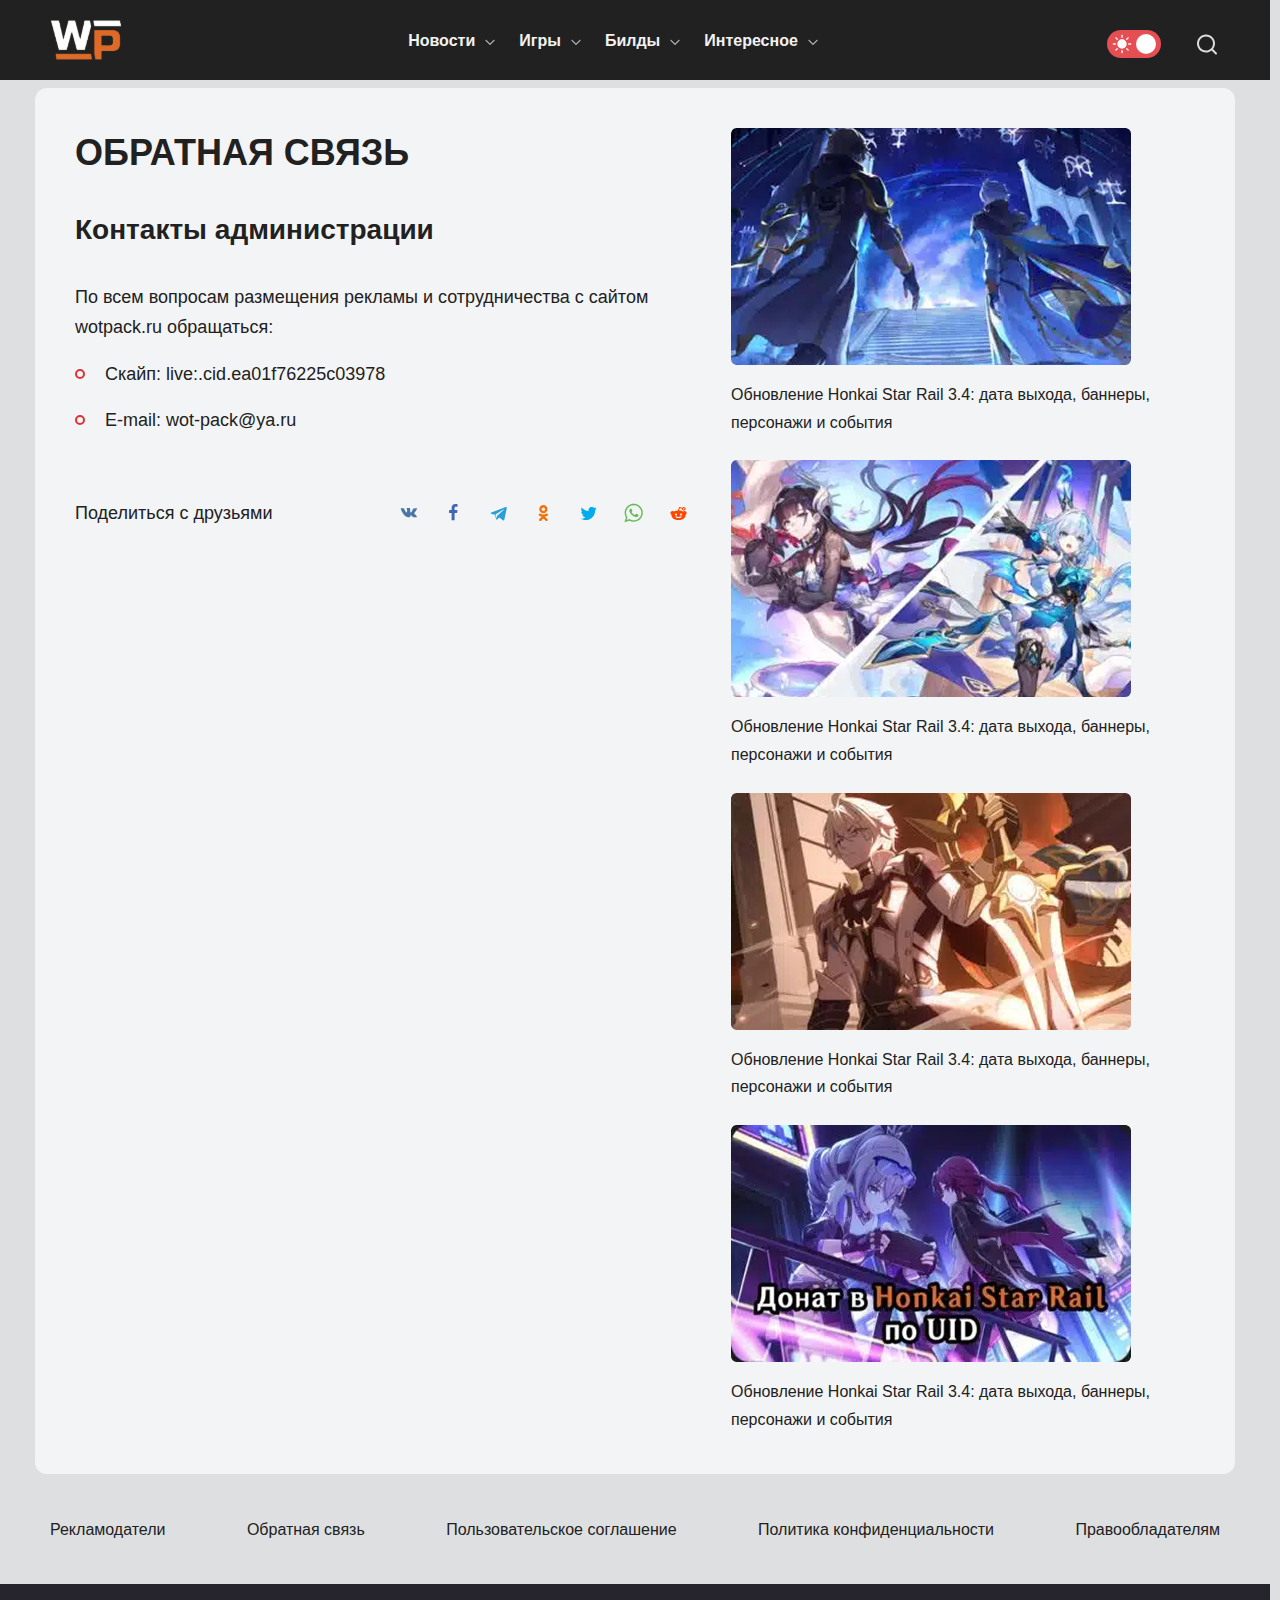
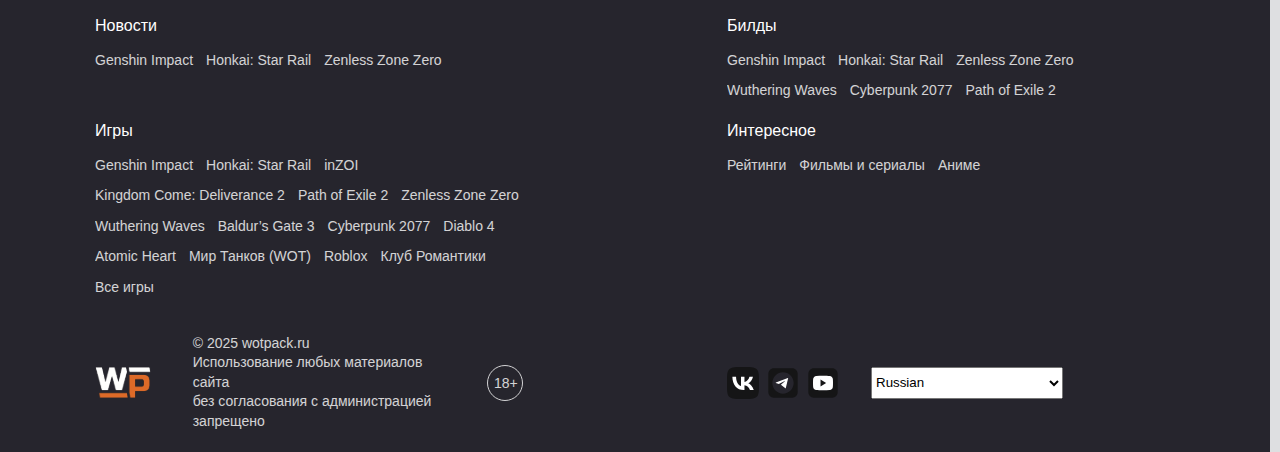
<file: pages/feedback.html>
<!DOCTYPE html>
<html lang="ru">
<head>
    <meta charset="UTF-8">
    <meta name="viewport" content="width=device-width, initial-scale=1.0">
    <title>Обратная связь</title>
    <link rel="stylesheet" href="../css/style.min.css">
</head>
<body>
    <script>
        const theme = localStorage.getItem('theme');
            if(theme) {
                document.body.classList.add(theme);
            }
    </script>
    <div class="body-wrapper">
        <header class="header">
        <div class="container">
            <div class="header__inner">
                <a class="logo" href="../index.html">
                    <img class="logo__link" src="../images/svgicons/logo.svg" alt="Wotpack.ru - игры, новости, гайды, прохождения">
                </a>
                <nav class="menu">
                    <button class="burger__menu">
                        <span></span>
                        <span></span>
                        <span></span>
                    </button>
                    <ul class="menu__list">
                        <li class="menu__list-item">
                            <a class="menu__item-link" href="#">
                                Новости
                            </a>
                            <ul class="dropdown__list">
                                <li class="dropdown__item">
                                    <a class="dropdown__item-link" href="#">
                                        Рубрики
                                    </a>
                                </li>
                                <li class="dropdown__item">
                                    <a class="dropdown__item-link" href="#">
                                        Посты
                                    </a>
                                </li>
                                <li class="dropdown__item">
                                    <a class="dropdown__item-link" href="#">
                                        Записи
                                    </a>
                                </li>
                            </ul>
                        </li>
                        <li class="menu__list-item">
                            <a class="menu__item-link" href="#">
                                Игры
                            </a>
                            <ul class="dropdown__list">
                                <li class="dropdown__item">
                                    <a class="dropdown__item-link" href="#">
                                        Atomic Heart
                                    </a>
                                </li>
                                <li class="dropdown__item">
                                    <a class="dropdown__item-link" href="#">
                                        Cyberpunk 2077
                                    </a>
                                </li>
                                <li class="dropdown__item">
                                    <a class="dropdown__item-link" href="#">
                                        Genshin impact
                                    </a>
                                </li>
                            </ul>
                        </li>
                        <li class="menu__list-item">
                            <a class="menu__item-link" href="#">
                                Билды
                            </a>
                            <ul class="dropdown__list">
                                <li class="dropdown__item">
                                    <a class="dropdown__item-link" href="#">
                                        Обновление
                                    </a>
                                </li>
                                 <li class="dropdown__item">
                                    <a class="dropdown__item-link" href="#">
                                        Гайды
                                    </a>
                                </li>
                                <li class="dropdown__item">
                                    <a class="dropdown__item-link" href="agreement.html">
                                        Пользовательское соглашение
                                    </a>
                                </li>
                                <li class="dropdown__item">
                                    <a class="dropdown__item-link" href="policy.html">
                                        Политика конфиденциальности
                                    </a>
                                </li>
                                <li class="dropdown__item">
                                    <a class="dropdown__item-link" href="feedback.html">
                                        Обратная связь
                                    </a>
                                </li>
                                <li class="dropdown__item">
                                    <a class="dropdown__item-link" href="hero.html">
                                        Другое
                                    </a>
                                </li>
                            </ul>
                        </li>
                        <li class="menu__list-item">
                            <a class="menu__item-link" href="#">
                                Интересное
                            </a>
                            <ul class="dropdown__list">
                                <li class="dropdown__item">
                                    <a class="dropdown__item-link" href="#">
                                        Донаты
                                    </a>
                                </li>
                                <li class="dropdown__item">
                                    <a class="dropdown__item-link" href="#">
                                        Гайды
                                    </a>
                                </li>
                                <li class="dropdown__item">
                                    <a class="dropdown__item-link" href="hero.html">
                                        Другое
                                    </a>
                                </li>
                            </ul>
                        </li>
                    </ul>
                </nav>
                <div class="header__items">
                    <div class="header__item">
                        <button class="theme-mode" id="night-theme-btn">
                            <svg class="theme-mode__svg sun" width="20" height="20" viewBox="0 0 20 20" fill="none" xmlns="http://www.w3.org/2000/svg">
                                    <g clip-path="url(#clip0_35_13377)">
                                        <path d="M9.98964 0.658284C9.81306 0.661045 9.64478 0.733751 9.52175 0.860447C9.39871 0.987143 9.33097 1.15748 9.33339 1.33407V3.33407C9.33214 3.42241 9.34846 3.51012 9.3814 3.59209C9.41434 3.67407 9.46325 3.74869 9.52528 3.8116C9.58731 3.87451 9.66123 3.92447 9.74273 3.95857C9.82424 3.99267 9.91171 4.01023 10.0001 4.01023C10.0884 4.01023 10.1759 3.99267 10.2574 3.95857C10.3389 3.92447 10.4128 3.87451 10.4748 3.8116C10.5369 3.74869 10.5858 3.67407 10.6187 3.59209C10.6517 3.51012 10.668 3.42241 10.6667 3.33407V1.33407C10.6679 1.24487 10.6513 1.15634 10.6176 1.07371C10.584 0.991088 10.5342 0.916045 10.471 0.853031C10.4079 0.790017 10.3328 0.740313 10.2501 0.706861C10.1674 0.67341 10.0788 0.656891 9.98964 0.658284ZM3.86464 3.19995C3.73213 3.20024 3.60271 3.24002 3.4929 3.31419C3.3831 3.38837 3.29788 3.49358 3.24814 3.6164C3.1984 3.73922 3.18638 3.87408 3.21362 4.00376C3.24087 4.13344 3.30614 4.25206 3.4011 4.34448L4.81516 5.75854C4.87659 5.82253 4.95017 5.87361 5.03159 5.9088C5.11301 5.94398 5.20063 5.96257 5.28932 5.96348C5.37801 5.96438 5.466 5.94757 5.54811 5.91405C5.63023 5.88052 5.70483 5.83095 5.76755 5.76823C5.83027 5.70551 5.87984 5.63091 5.91337 5.54879C5.9469 5.46667 5.9637 5.37869 5.9628 5.29C5.9619 5.20131 5.94331 5.11368 5.90812 5.03226C5.87293 4.95085 5.82185 4.87727 5.75787 4.81584L4.34381 3.40177C4.28153 3.33775 4.20702 3.2869 4.12471 3.25223C4.04239 3.21756 3.95395 3.19978 3.86464 3.19995ZM16.1146 3.19995C15.9414 3.20511 15.7771 3.2775 15.6563 3.40177L14.2422 4.81584C14.1783 4.87727 14.1272 4.95085 14.092 5.03226C14.0568 5.11368 14.0382 5.2013 14.0373 5.29C14.0364 5.37869 14.0532 5.46667 14.0867 5.54879C14.1203 5.6309 14.1698 5.70551 14.2326 5.76822C14.2953 5.83094 14.3699 5.88052 14.452 5.91404C14.5341 5.94757 14.6221 5.96437 14.7108 5.96347C14.7995 5.96257 14.8871 5.94398 14.9685 5.90879C15.0499 5.87361 15.1235 5.82253 15.185 5.75854L16.599 4.34448C16.6953 4.25084 16.7611 4.13028 16.7878 3.9986C16.8144 3.86692 16.8007 3.73026 16.7483 3.60654C16.6959 3.48282 16.6074 3.3778 16.4944 3.30524C16.3813 3.23269 16.2489 3.19599 16.1146 3.19995ZM10.0001 5.33407C8.76238 5.33407 7.57539 5.82573 6.70022 6.7009C5.82505 7.57607 5.33339 8.76306 5.33339 10.0007C5.33339 11.2384 5.82505 12.4254 6.70022 13.3006C7.57539 14.1757 8.76238 14.6674 10.0001 14.6674C11.2377 14.6674 12.4247 14.1757 13.2999 13.3006C14.1751 12.4254 14.6667 11.2384 14.6667 10.0007C14.6667 8.76306 14.1751 7.57607 13.2999 6.7009C12.4247 5.82573 11.2377 5.33407 10.0001 5.33407ZM1.33339 9.33407C1.24505 9.33282 1.15734 9.34914 1.07536 9.38208C0.993381 9.41502 0.918767 9.46393 0.855854 9.52596C0.79294 9.58799 0.742983 9.6619 0.708885 9.74341C0.674786 9.82491 0.657227 9.91238 0.657227 10.0007C0.657227 10.0891 0.674786 10.1766 0.708885 10.2581C0.742983 10.3396 0.79294 10.4135 0.855854 10.4755C0.918767 10.5375 0.993381 10.5864 1.07536 10.6194C1.15734 10.6523 1.24505 10.6686 1.33339 10.6674H3.33339C3.42173 10.6686 3.50944 10.6523 3.59142 10.6194C3.6734 10.5864 3.74801 10.5375 3.81092 10.4755C3.87384 10.4135 3.92379 10.3396 3.95789 10.2581C3.99199 10.1766 4.00955 10.0891 4.00955 10.0007C4.00955 9.91238 3.99199 9.82491 3.95789 9.74341C3.92379 9.6619 3.87384 9.58799 3.81092 9.52596C3.74801 9.46393 3.6734 9.41502 3.59142 9.38208C3.50944 9.34914 3.42173 9.33282 3.33339 9.33407H1.33339ZM16.6667 9.33407C16.5784 9.33282 16.4907 9.34914 16.4087 9.38208C16.3267 9.41502 16.2521 9.46393 16.1892 9.52596C16.1263 9.58799 16.0763 9.6619 16.0422 9.74341C16.0081 9.82491 15.9906 9.91238 15.9906 10.0007C15.9906 10.0891 16.0081 10.1766 16.0422 10.2581C16.0763 10.3396 16.1263 10.4135 16.1892 10.4755C16.2521 10.5375 16.3267 10.5864 16.4087 10.6194C16.4907 10.6523 16.5784 10.6686 16.6667 10.6674H18.6667C18.7551 10.6686 18.8428 10.6523 18.9248 10.6194C19.0067 10.5864 19.0813 10.5375 19.1443 10.4755C19.2072 10.4135 19.2571 10.3396 19.2912 10.2581C19.3253 10.1766 19.3429 10.0891 19.3429 10.0007C19.3429 9.91238 19.3253 9.82491 19.2912 9.74341C19.2571 9.6619 19.2072 9.58799 19.1443 9.52596C19.0813 9.46393 19.0067 9.41502 18.9248 9.38208C18.8428 9.34914 18.7551 9.33282 18.6667 9.33407H16.6667ZM5.27349 14.0411C5.10029 14.0463 4.93591 14.1186 4.81516 14.2429L3.4011 15.657C3.33712 15.7184 3.28604 15.792 3.25085 15.8734C3.21566 15.9548 3.19707 16.0425 3.19617 16.1311C3.19527 16.2198 3.21207 16.3078 3.2456 16.3899C3.27912 16.4721 3.3287 16.5467 3.39142 16.6094C3.45413 16.6721 3.52874 16.7217 3.61085 16.7552C3.69297 16.7887 3.78095 16.8055 3.86964 16.8046C3.95834 16.8037 4.04596 16.7851 4.12738 16.7499C4.2088 16.7148 4.28237 16.6637 4.34381 16.5997L5.75787 15.1856C5.8542 15.092 5.92 14.9714 5.94664 14.8397C5.97328 14.7081 5.95952 14.5714 5.90716 14.4477C5.8548 14.324 5.76628 14.2189 5.65321 14.1464C5.54013 14.0738 5.40778 14.0371 5.27349 14.0411ZM14.7071 14.0411C14.5745 14.0411 14.4449 14.0807 14.3349 14.1548C14.2249 14.2289 14.1394 14.3341 14.0895 14.4569C14.0396 14.5798 14.0275 14.7148 14.0547 14.8446C14.0819 14.9744 14.1472 15.0931 14.2422 15.1856L15.6563 16.5997C15.7177 16.6637 15.7913 16.7148 15.8727 16.7499C15.9542 16.7851 16.0418 16.8037 16.1305 16.8046C16.2192 16.8055 16.3071 16.7887 16.3893 16.7552C16.4714 16.7217 16.546 16.6721 16.6087 16.6094C16.6714 16.5466 16.721 16.472 16.7545 16.3899C16.788 16.3078 16.8048 16.2198 16.8039 16.1311C16.803 16.0424 16.7844 15.9548 16.7493 15.8734C16.7141 15.792 16.663 15.7184 16.599 15.657L15.185 14.2429C15.1228 14.1791 15.0485 14.1283 14.9665 14.0936C14.8844 14.059 14.7962 14.0411 14.7071 14.0411ZM9.98964 15.9916C9.81306 15.9944 9.64478 16.0671 9.52175 16.1938C9.39871 16.3205 9.33097 16.4908 9.33339 16.6674V18.6674C9.33214 18.7557 9.34846 18.8434 9.3814 18.9254C9.41434 19.0074 9.46325 19.082 9.52528 19.1449C9.58731 19.2078 9.66123 19.2578 9.74273 19.2919C9.82424 19.326 9.91171 19.3436 10.0001 19.3436C10.0884 19.3436 10.1759 19.326 10.2574 19.2919C10.3389 19.2578 10.4128 19.2078 10.4748 19.1449C10.5369 19.082 10.5858 19.0074 10.6187 18.9254C10.6517 18.8434 10.668 18.7557 10.6667 18.6674V16.6674C10.6679 16.5782 10.6513 16.4897 10.6176 16.407C10.584 16.3244 10.5342 16.2494 10.471 16.1864C10.4079 16.1234 10.3328 16.0736 10.2501 16.0402C10.1674 16.0067 10.0788 15.9902 9.98964 15.9916Z" fill="white" />
                                    </g>
                                    <defs>
                                        <clipPath id="clip0_35_13377">
                                        <rect width="20" height="20" fill="white" />
                                        </clipPath>
                                    </defs>
                                </svg>
                                <svg class="theme-mode__svg circle" width="20" height="20" viewBox="0 0 20 20" fill="none" xmlns="http://www.w3.org/2000/svg">
                                    <circle cx="10" cy="10" r="10" fill="white" />
                                </svg>
                                <svg class="theme-mode__svg moon" width="16" height="16" viewBox="0 0 16 16" fill="none" xmlns="http://www.w3.org/2000/svg">
                                    <path d="M15.8328 10.3767C15.7502 10.2939 15.6446 10.2379 15.5296 10.2162C15.4147 10.1944 15.2959 10.2079 15.1888 10.2549C13.868 10.8308 12.4043 10.9955 10.9885 10.7274C9.57276 10.4594 8.27057 9.77116 7.25169 8.75235C6.23281 7.73354 5.5445 6.43145 5.27646 5.01578C5.00843 3.60012 5.17311 2.13655 5.74903 0.815827C5.79668 0.708663 5.81072 0.589577 5.78932 0.47427C5.76791 0.358963 5.71206 0.25285 5.62913 0.169923C5.54619 0.0869959 5.44007 0.0311486 5.32476 0.00974452C5.20944 -0.0116595 5.09035 0.00238484 4.98318 0.050026C3.74202 0.594055 2.65243 1.4328 1.80901 2.49345C0.965593 3.55409 0.393844 4.80457 0.143406 6.1363C-0.107032 7.46803 -0.0285871 8.84076 0.371929 10.1353C0.772445 11.4298 1.48293 12.607 2.44168 13.5647C3.40044 14.5224 4.57848 15.2316 5.87354 15.6307C7.16859 16.0298 8.5415 16.1068 9.87306 15.855C11.2046 15.6031 12.4546 15.0301 13.5144 14.1856C14.5742 13.3411 15.4119 12.2507 15.9546 11.0091C15.9991 10.9035 16.0112 10.787 15.9895 10.6745C15.9678 10.5619 15.9133 10.4583 15.8328 10.3767Z" fill="white" />
                                </svg>
                        </button>
                    </div>
                    <div class="header__item">
                        <div class="header__item">
                            <search class="header__item-search">
                                <form class="header__form">
                                    <input class="header__form-input" type="search">
                                    <button class="header__form-btn" type="submit">
                                        <img class="search__icon" src="../images/svgicons/search.svg" alt="search">
                                    </button>
                                </form>
                            </search>
                            <div class="header__form-search">
                                <input class="header__form-search-input search" type="text" placeholder="Поиск">
                                    <button class="header__form-btn header__form-search-btn">
                                        <img class="search__icon" src="../images/svgicons/search.svg" alt="search">
                                        <img class="close__icon" src="../images/svgicons/close.svg" alt="close">
                                    </button>
                                <div class="result-box"></div>
                            </div>
                        </div>
                    </div>
		        </div>
            </div>
        </div>
    </header>
    <main class="main">
        <section class="agreement policy">
            <div class="container section">
                <div class="agreement__inner feedback">
                    <div class="agreement__content">
                        <div class="feedback__descr">
                            <h1 class="agreement__title feedback__title">
                                Обратная связь
                            </h1>
                            <p class="agreement__text feedback__subtitle title">
                                Контакты администрации
                            </p>
                        </div>
                        <div class="agreement__items">
                            <div class="agreement__item">
                                <p class="agreement__item-text">
                                    По всем вопросам размещения рекламы и сотрудничества с сайтом wotpack.ru обращаться:
                                </p>
                                <ul class="policy__list feedback__list">
                                    <li class="policy__item feedback__item">
                                        <span>Скайп:</span>
                                        <a class="feedback__item-link" href="#">
                                            live:.cid.ea01f76225c03978
                                        </a>
                                    </li>
                                       <li class="policy__item feedback__item">
                                        <span>E-mail:</span>
                                        <a class="feedback__item-link" href="mailto:wot-pack@ya.ru">
                                            wot-pack@ya.ru
                                        </a>
                                    </li>
                                </ul>
                            </div>
                        </div>
                        <div class="agreement__descr-box">
                            <p class="agreement__descr-text">
                                Поделиться с друзьями
                            </p>
                            <ul class="agreement__social-list">
                                <li class="agreement__social-item">
                                    <a class="agreement__social-link" href="#">
                                        <img class="vk" src="../images/svgicons/new-vk.svg" alt="vk">
                                    </a>
                                </li>
                                <li class="agreement__social-item">
                                    <a class="agreement__social-link" href="#">
                                        <img class="vk" src="../images/svgicons/facebook.svg" alt="facebook">
                                    </a>
                                </li>
                                <li class="agreement__social-item">
                                    <a class="agreement__social-link" href="#">
                                        <img class="telegram" src="../images/svgicons/new-telegram.svg" alt="telegram">
                                    </a>
                                </li>
                                <li class="agreement__social-item">
                                    <a class="agreement__social-link" href="#">
                                        <img class="ok" src="../images/svgicons/ok.svg" alt="ok">
                                    </a>
                                </li>
                                <li class="agreement__social-item">
                                    <a class="agreement__social-link" href="#">
                                        <img class="x" src="../images/svgicons/x.svg" alt="x">
                                    </a>
                                </li>
                                <li class="agreement__social-item">
                                    <a class="agreement__social-link" href="#">
                                        <img class="whatsapp" src="../images/svgicons/whatsapp.svg" alt="whatsapp">
                                    </a>
                                </li>
                                <li class="agreement__social-item">
                                    <a class="agreement__social-link" href="#">
                                        <img class="reddit" src="../images/svgicons/reddit.svg" alt="reddit">
                                    </a>
                                </li>
                            </ul>
                        </div>
                    </div>
                    <div class="agreement__box">
                        <aside class="agreement__aside">
                            <div class="agreement__aside-cards">
                                <div class="agreement__aside-card">
                                    <img class="agreement__aside-img" src="../images/img/img-1.png" alt="Honkai Star Rail">
                                    <p class="agreement__aside-text">
                                        Обновление Honkai Star Rail 3.4: дата выхода, баннеры, персонажи и события
                                    </p>
                                </div>
                                <div class="agreement__aside-card">
                                    <img class="agreement__aside-img" src="../images/img/img-2.png" alt="Honkai Star Rail">
                                    <p class="agreement__aside-text">
                                        Обновление Honkai Star Rail 3.4: дата выхода, баннеры, персонажи и события
                                    </p>
                                </div>
                                <div class="agreement__aside-card">
                                    <img class="agreement__aside-img" loading="lazy" src="../images/img/img-3.png" alt="Honkai Star Rail">
                                    <p class="agreement__aside-text">
                                        Обновление Honkai Star Rail 3.4: дата выхода, баннеры, персонажи и события
                                    </p>
                                </div>
                                <div class="agreement__aside-card">
                                    <img class="agreement__aside-img" loading="lazy" src="../images/img/img-4.png" alt="Honkai Star Rail">
                                    <p class="agreement__aside-text">
                                        Обновление Honkai Star Rail 3.4: дата выхода, баннеры, персонажи и события
                                    </p>
                                </div>
                            </div>
                        </aside>
                    </div>
                </div>
            </div>
        </section>
        <div class="advertisers">
            <div class="container">
                <ul class="advertisers__list">
                    <li class="advertisers__item">
                        <a class="advertisers__item-link" href="#">
                            Рекламодатели
                        </a>
                    </li>
                    <li class="advertisers__item">
                        <a class="advertisers__item-link" href="#">
                            Обратная связь
                        </a>
                    </li>
                    <li class="advertisers__item">
                        <a class="advertisers__item-link" href="#">
                            Пользовательское соглашение
                        </a>
                    </li>
                    <li class="advertisers__item">
                        <a class="advertisers__item-link" href="#">
                            Политика конфиденциальности
                        </a>
                    </li>
                    <li class="advertisers__item">
                        <a class="advertisers__item-link" href="#">
                            Правообладателям
                        </a>
                    </li>
                </ul>
            </div>
        </div>
    </main>
    <footer class="footer">
        <div class="container">
            <div class="footer__top">
                <div class="footer__colums">
                    <div class="footer__colum">
                        <h4 class="footer__colum-title">
                            Новости
                        </h4>
                        <ul class="footer__colum-list">
                            <li class="footer__colum-item">
                                <a class="footer__colum-link" href="#">
                                    Genshin Impact
                                </a>
                            </li>
                            <li class="footer__colum-item">
                                <a class="footer__colum-link" href="#">
                                    Honkai: Star Rail
                                </a>
                            </li>
                            <li class="footer__colum-item">
                                <a class="footer__colum-link" href="#">
                                    Zenless Zone Zero
                                </a>
                            </li>
                        </ul>
                    </div>
                    <div class="footer__colum">
                        <h4 class="footer__colum-title">
                            Билды
                        </h4>
                        <ul class="footer__colum-list">
                            <li class="footer__colum-item">
                                <a class="footer__colum-link" href="#">
                                    Genshin Impact
                                </a>
                            </li>
                            <li class="footer__colum-item">
                                <a class="footer__colum-link" href="#">
                                    Honkai: Star Rail
                                </a>
                            </li>
                            <li class="footer__colum-item">
                                <a class="footer__colum-link" href="#">
                                    Zenless Zone Zero
                                </a>
                            </li>
                            <li class="footer__colum-item">
                                <a class="footer__colum-link" href="#">
                                    Wuthering Waves
                                </a>
                            </li>
                            <li class="footer__colum-item">
                                <a class="footer__colum-link" href="#">
                                    Cyberpunk 2077
                                </a>
                            </li>
                                <li class="footer__colum-item">
                                <a class="footer__colum-link" href="#">
                                    Path of Exile 2
                                </a>
                            </li>
                        </ul>
                    </div>
                    <div class="footer__colum">
                        <h4 class="footer__colum-title">
                            Игры
                        </h4>
                        <ul class="footer__colum-list">
                            <li class="footer__colum-item">
                                <a class="footer__colum-link" href="#">
                                    Genshin Impact
                                </a>
                            </li>
                            <li class="footer__colum-item">
                                <a class="footer__colum-link" href="#">
                                    Honkai: Star Rail
                                </a>
                            </li>
                            <li class="footer__colum-item">
                                <a class="footer__colum-link" href="#">
                                    inZOI
                                </a>
                            </li>
                            <li class="footer__colum-item">
                                <a class="footer__colum-link" href="#">
                                    Kingdom Come: Deliverance 2
                                </a>
                            </li>
                            <li class="footer__colum-item">
                                <a class="footer__colum-link" href="#">
                                    Path of Exile 2
                                </a>
                            </li>
                            <li class="footer__colum-item">
                                <a class="footer__colum-link" href="#">
                                    Zenless Zone Zero
                                </a>
                            </li>
                            <li class="footer__colum-item">
                                <a class="footer__colum-link" href="#">
                                    Wuthering Waves
                                </a>
                            </li>
                            <li class="footer__colum-item">
                                <a class="footer__colum-link" href="#">
                                    Baldur’s Gate 3
                                </a>
                            </li>
                            <li class="footer__colum-item">
                                <a class="footer__colum-link" href="#">
                                    Cyberpunk 2077
                                </a>
                            </li>
                            <li class="footer__colum-item">
                                <a class="footer__colum-link" href="#">
                                    Diablo 4
                                </a>
                            </li>
                            <li class="footer__colum-item">
                                <a class="footer__colum-link" href="#">
                                    Atomic Heart
                                </a>
                            </li>
                            <li class="footer__colum-item">
                                <a class="footer__colum-link" href="#">
                                    Мир Танков (WOT)
                                </a>
                            </li>
                            <li class="footer__colum-item">
                                <a class="footer__colum-link" href="#">
                                    Roblox
                                </a>
                            </li>
                            <li class="footer__colum-item">
                                <a class="footer__colum-link" href="#">
                                    Клуб Романтики
                                </a>
                            </li>
                            <li class="footer__colum-item">
                                <a class="footer__colum-link" href="#">
                                    Все игры
                                </a>
                            </li>
                        </ul>
                    </div>
                    <div class="footer__colum">
                        <h4 class="footer__colum-title">
                            Интересное
                        </h4>
                        <ul class="footer__colum-list">
                            <li class="footer__colum-item">
                                <a class="footer__colum-link" href="#">
                                    Рейтинги
                                </a>
                            </li>
                            <li class="footer__colum-item">
                                <a class="footer__colum-link" href="#">
                                    Фильмы и сериалы
                                </a>
                            </li>
                            <li class="footer__colum-item">
                                <a class="footer__colum-link" href="#">
                                    Аниме
                                </a>
                            </li>
                        </ul>
                    </div>
                </div>
            </div>
            <div class="footer__bottom">
                <div class="footer__bottom-left_box">
                    <div class="footer__bottom-left">
                        <a class="footer__logo-link" href="#">
                            <img class="logo" src="../images/svgicons/logo.svg" alt="logo">
                        </a>
                        <p class="footer__copy-text">
                            © 2025 wotpack.ru<br>
                            Использование любых материалов сайта<br>
                            без согласования с администрацией запрещено
                        </p>
                        <div class="footer__age">
                            18+
                        </div>
                    </div>
                </div>
                <div class="footer__bottom-right">
                    <div class="footer__bottom-right_box">
                        <div class="footer__age footer__age--mobile">
                            18+
                        </div>
                        <ul class="social__list">
                            <li class="social__item">
                                <a class="social__item-link" href="#">
                                    <img class="social__item-icon" src="../images/svgicons/vk.svg" alt="vk">
                                </a>
                            </li>
                            <li class="social__item">
                                <a class="social__item-link" href="#">
                                    <img class="social__item-icon" src="../images/svgicons/telegram.svg" alt="telegram">
                                </a>
                            </li>
                            <li class="social__item">
                                <a class="social__item-link" href="#">
                                    <img class="social__item-icon" src="../images/svgicons/youtube.svg" alt="youtube">
                                </a>
                            </li>
                        </ul>
                        <select class="select" name="languages">
                            <option value="russia">Russian</option>
                            <option value="english">English</option>
                            <option value="german">German</option>
                        </select>
                    </div>
                </div>
            </div>
        </div>
    </footer> 
</div>
<script defer src="../js/night-theme.min.js"></script>
<script type="module" src="../js/main.min.js"></script>
</body>
</html>
</file>
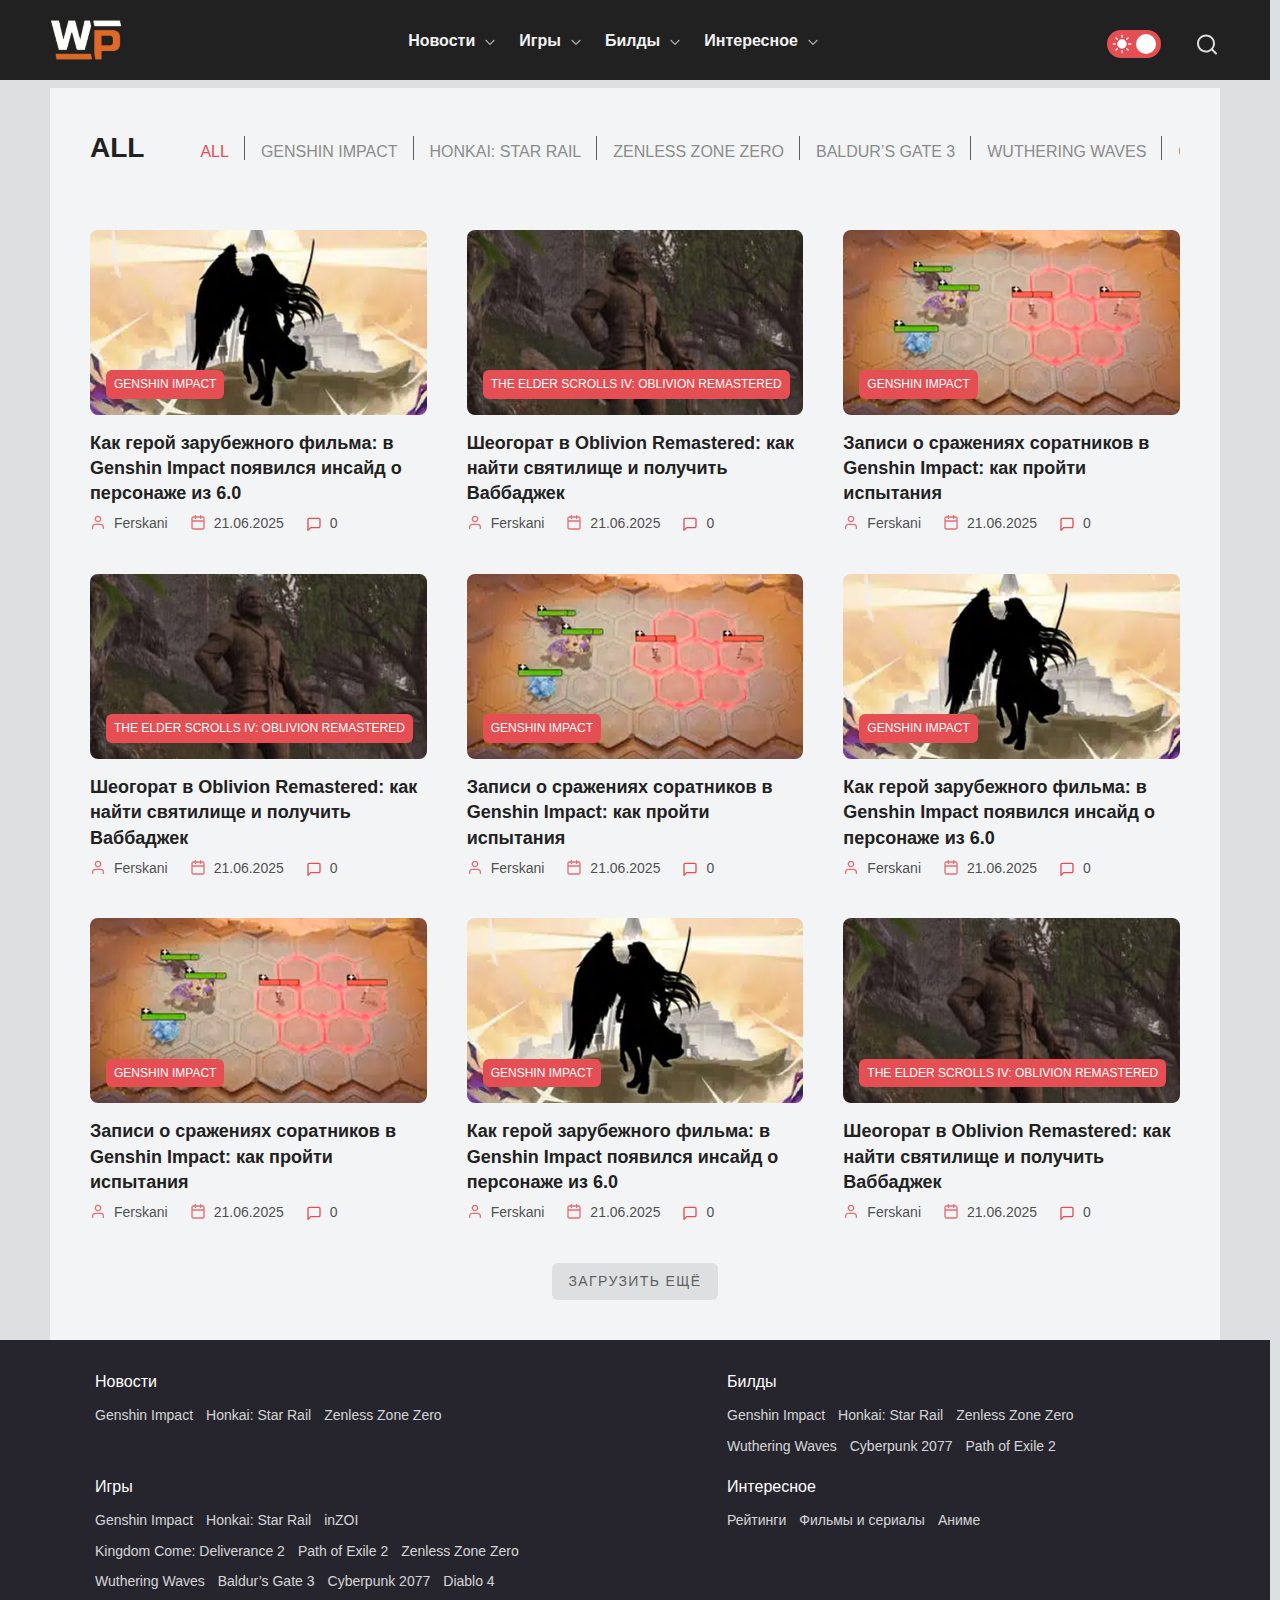
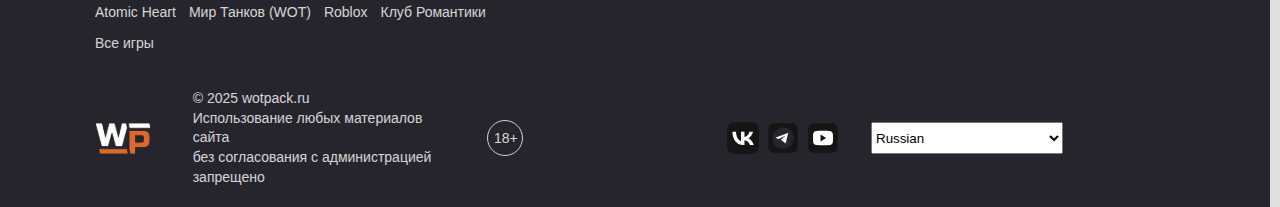
<file: pages/filter.html>
<!DOCTYPE html>
<html lang="ru">
<head>
    <meta charset="UTF-8">
    <meta name="viewport" content="width=device-width, initial-scale=1.0">
    <title>Wotpack</title>
    <link rel="stylesheet" href="../css/style.min.css">
</head>
<body>
    <script>
        const theme = localStorage.getItem('theme');
            if(theme) {
                document.body.classList.add(theme);
            }
    </script>
    <div class="body-wrapper"> 
        <header class="header">
            <div class="container">
                <div class="header__inner">
                    <a class="logo" href="../index.html">
                        <img class="logo__link" src="../images/svgicons/logo.svg" alt="Wotpack.ru - игры, новости, гайды, прохождения">
                    </a>
                    <nav class="menu">
                        <button class="burger__menu">
                            <span></span>
                            <span></span>
                            <span></span>
                        </button>
                        <ul class="menu__list">
                            <li class="menu__list-item">
                                <a class="menu__item-link" href="news.html">
                                    Новости
                                </a>
                                <ul class="dropdown__list">
                                    <li class="dropdown__item">
                                        <a class="dropdown__item-link" href="news.html">
                                            Рубрики
                                        </a>
                                    </li>
                                    <li class="dropdown__item">
                                        <a class="dropdown__item-link" href="news.html">
                                            Посты
                                        </a>
                                    </li>
                                    <li class="dropdown__item">
                                        <a class="dropdown__item-link" href="news.html">
                                            Записи
                                        </a>
                                    </li>
                                </ul>
                            </li>
                            <li class="menu__list-item">
                                <a class="menu__item-link" href="#">
                                    Игры
                                </a>
                                <ul class="dropdown__list">
                                    <li class="dropdown__item">
                                        <a class="dropdown__item-link" href="#">
                                            Atomic Heart
                                        </a>
                                    </li>
                                    <li class="dropdown__item">
                                        <a class="dropdown__item-link" href="#">
                                            Cyberpunk 2077
                                        </a>
                                    </li>
                                    <li class="dropdown__item">
                                        <a class="dropdown__item-link" href="#">
                                            Genshin impact
                                        </a>
                                    </li>
                                </ul>
                            </li>
                            <li class="menu__list-item">
                                <a class="menu__item-link" href="#">
                                    Билды
                                </a>
                                <ul class="dropdown__list">
                                    <li class="dropdown__item">
                                        <a class="dropdown__item-link" href="#">
                                            Обновление
                                        </a>
                                    </li>
                                    <li class="dropdown__item">
                                        <a class="dropdown__item-link" href="#">
                                            Гайды
                                        </a>
                                    </li>
                                    <li class="dropdown__item">
                                        <a class="dropdown__item-link" href="agreement.html">
                                            Пользовательское соглашение
                                        </a>
                                    </li>
                                    <li class="dropdown__item">
                                        <a class="dropdown__item-link" href="policy.html">
                                            Политика конфиденциальности
                                        </a>
                                    </li>
                                    <li class="dropdown__item">
                                        <a class="dropdown__item-link" href="feedback.html">
                                            Обратная связь
                                        </a>
                                    </li>
                                    <li class="dropdown__item">
                                        <a class="dropdown__item-link" href="#">
                                            Другое
                                        </a>
                                    </li>
                                </ul>
                            </li>
                            <li class="menu__list-item">
                                <a class="menu__item-link" href="#">
                                    Интересное
                                </a>
                                <ul class="dropdown__list">
                                    <li class="dropdown__item">
                                        <a class="dropdown__item-link" href="#">
                                            Донаты
                                        </a>
                                    </li>
                                    <li class="dropdown__item">
                                        <a class="dropdown__item-link" href="#">
                                            Гайды
                                        </a>
                                    </li>
                                    <li class="dropdown__item">
                                        <a class="dropdown__item-link" href="#">
                                            Другое
                                        </a>
                                    </li>
                                </ul>
                            </li>
                        </ul>
                    </nav>
                    <div class="header__items">
                        <div class="header__item">
                            <button class="theme-mode" id="night-theme-btn">
                                <svg class="theme-mode__svg sun" width="20" height="20" viewBox="0 0 20 20" fill="none" xmlns="http://www.w3.org/2000/svg">
                                        <g clip-path="url(#clip0_35_13377)">
                                            <path d="M9.98964 0.658284C9.81306 0.661045 9.64478 0.733751 9.52175 0.860447C9.39871 0.987143 9.33097 1.15748 9.33339 1.33407V3.33407C9.33214 3.42241 9.34846 3.51012 9.3814 3.59209C9.41434 3.67407 9.46325 3.74869 9.52528 3.8116C9.58731 3.87451 9.66123 3.92447 9.74273 3.95857C9.82424 3.99267 9.91171 4.01023 10.0001 4.01023C10.0884 4.01023 10.1759 3.99267 10.2574 3.95857C10.3389 3.92447 10.4128 3.87451 10.4748 3.8116C10.5369 3.74869 10.5858 3.67407 10.6187 3.59209C10.6517 3.51012 10.668 3.42241 10.6667 3.33407V1.33407C10.6679 1.24487 10.6513 1.15634 10.6176 1.07371C10.584 0.991088 10.5342 0.916045 10.471 0.853031C10.4079 0.790017 10.3328 0.740313 10.2501 0.706861C10.1674 0.67341 10.0788 0.656891 9.98964 0.658284ZM3.86464 3.19995C3.73213 3.20024 3.60271 3.24002 3.4929 3.31419C3.3831 3.38837 3.29788 3.49358 3.24814 3.6164C3.1984 3.73922 3.18638 3.87408 3.21362 4.00376C3.24087 4.13344 3.30614 4.25206 3.4011 4.34448L4.81516 5.75854C4.87659 5.82253 4.95017 5.87361 5.03159 5.9088C5.11301 5.94398 5.20063 5.96257 5.28932 5.96348C5.37801 5.96438 5.466 5.94757 5.54811 5.91405C5.63023 5.88052 5.70483 5.83095 5.76755 5.76823C5.83027 5.70551 5.87984 5.63091 5.91337 5.54879C5.9469 5.46667 5.9637 5.37869 5.9628 5.29C5.9619 5.20131 5.94331 5.11368 5.90812 5.03226C5.87293 4.95085 5.82185 4.87727 5.75787 4.81584L4.34381 3.40177C4.28153 3.33775 4.20702 3.2869 4.12471 3.25223C4.04239 3.21756 3.95395 3.19978 3.86464 3.19995ZM16.1146 3.19995C15.9414 3.20511 15.7771 3.2775 15.6563 3.40177L14.2422 4.81584C14.1783 4.87727 14.1272 4.95085 14.092 5.03226C14.0568 5.11368 14.0382 5.2013 14.0373 5.29C14.0364 5.37869 14.0532 5.46667 14.0867 5.54879C14.1203 5.6309 14.1698 5.70551 14.2326 5.76822C14.2953 5.83094 14.3699 5.88052 14.452 5.91404C14.5341 5.94757 14.6221 5.96437 14.7108 5.96347C14.7995 5.96257 14.8871 5.94398 14.9685 5.90879C15.0499 5.87361 15.1235 5.82253 15.185 5.75854L16.599 4.34448C16.6953 4.25084 16.7611 4.13028 16.7878 3.9986C16.8144 3.86692 16.8007 3.73026 16.7483 3.60654C16.6959 3.48282 16.6074 3.3778 16.4944 3.30524C16.3813 3.23269 16.2489 3.19599 16.1146 3.19995ZM10.0001 5.33407C8.76238 5.33407 7.57539 5.82573 6.70022 6.7009C5.82505 7.57607 5.33339 8.76306 5.33339 10.0007C5.33339 11.2384 5.82505 12.4254 6.70022 13.3006C7.57539 14.1757 8.76238 14.6674 10.0001 14.6674C11.2377 14.6674 12.4247 14.1757 13.2999 13.3006C14.1751 12.4254 14.6667 11.2384 14.6667 10.0007C14.6667 8.76306 14.1751 7.57607 13.2999 6.7009C12.4247 5.82573 11.2377 5.33407 10.0001 5.33407ZM1.33339 9.33407C1.24505 9.33282 1.15734 9.34914 1.07536 9.38208C0.993381 9.41502 0.918767 9.46393 0.855854 9.52596C0.79294 9.58799 0.742983 9.6619 0.708885 9.74341C0.674786 9.82491 0.657227 9.91238 0.657227 10.0007C0.657227 10.0891 0.674786 10.1766 0.708885 10.2581C0.742983 10.3396 0.79294 10.4135 0.855854 10.4755C0.918767 10.5375 0.993381 10.5864 1.07536 10.6194C1.15734 10.6523 1.24505 10.6686 1.33339 10.6674H3.33339C3.42173 10.6686 3.50944 10.6523 3.59142 10.6194C3.6734 10.5864 3.74801 10.5375 3.81092 10.4755C3.87384 10.4135 3.92379 10.3396 3.95789 10.2581C3.99199 10.1766 4.00955 10.0891 4.00955 10.0007C4.00955 9.91238 3.99199 9.82491 3.95789 9.74341C3.92379 9.6619 3.87384 9.58799 3.81092 9.52596C3.74801 9.46393 3.6734 9.41502 3.59142 9.38208C3.50944 9.34914 3.42173 9.33282 3.33339 9.33407H1.33339ZM16.6667 9.33407C16.5784 9.33282 16.4907 9.34914 16.4087 9.38208C16.3267 9.41502 16.2521 9.46393 16.1892 9.52596C16.1263 9.58799 16.0763 9.6619 16.0422 9.74341C16.0081 9.82491 15.9906 9.91238 15.9906 10.0007C15.9906 10.0891 16.0081 10.1766 16.0422 10.2581C16.0763 10.3396 16.1263 10.4135 16.1892 10.4755C16.2521 10.5375 16.3267 10.5864 16.4087 10.6194C16.4907 10.6523 16.5784 10.6686 16.6667 10.6674H18.6667C18.7551 10.6686 18.8428 10.6523 18.9248 10.6194C19.0067 10.5864 19.0813 10.5375 19.1443 10.4755C19.2072 10.4135 19.2571 10.3396 19.2912 10.2581C19.3253 10.1766 19.3429 10.0891 19.3429 10.0007C19.3429 9.91238 19.3253 9.82491 19.2912 9.74341C19.2571 9.6619 19.2072 9.58799 19.1443 9.52596C19.0813 9.46393 19.0067 9.41502 18.9248 9.38208C18.8428 9.34914 18.7551 9.33282 18.6667 9.33407H16.6667ZM5.27349 14.0411C5.10029 14.0463 4.93591 14.1186 4.81516 14.2429L3.4011 15.657C3.33712 15.7184 3.28604 15.792 3.25085 15.8734C3.21566 15.9548 3.19707 16.0425 3.19617 16.1311C3.19527 16.2198 3.21207 16.3078 3.2456 16.3899C3.27912 16.4721 3.3287 16.5467 3.39142 16.6094C3.45413 16.6721 3.52874 16.7217 3.61085 16.7552C3.69297 16.7887 3.78095 16.8055 3.86964 16.8046C3.95834 16.8037 4.04596 16.7851 4.12738 16.7499C4.2088 16.7148 4.28237 16.6637 4.34381 16.5997L5.75787 15.1856C5.8542 15.092 5.92 14.9714 5.94664 14.8397C5.97328 14.7081 5.95952 14.5714 5.90716 14.4477C5.8548 14.324 5.76628 14.2189 5.65321 14.1464C5.54013 14.0738 5.40778 14.0371 5.27349 14.0411ZM14.7071 14.0411C14.5745 14.0411 14.4449 14.0807 14.3349 14.1548C14.2249 14.2289 14.1394 14.3341 14.0895 14.4569C14.0396 14.5798 14.0275 14.7148 14.0547 14.8446C14.0819 14.9744 14.1472 15.0931 14.2422 15.1856L15.6563 16.5997C15.7177 16.6637 15.7913 16.7148 15.8727 16.7499C15.9542 16.7851 16.0418 16.8037 16.1305 16.8046C16.2192 16.8055 16.3071 16.7887 16.3893 16.7552C16.4714 16.7217 16.546 16.6721 16.6087 16.6094C16.6714 16.5466 16.721 16.472 16.7545 16.3899C16.788 16.3078 16.8048 16.2198 16.8039 16.1311C16.803 16.0424 16.7844 15.9548 16.7493 15.8734C16.7141 15.792 16.663 15.7184 16.599 15.657L15.185 14.2429C15.1228 14.1791 15.0485 14.1283 14.9665 14.0936C14.8844 14.059 14.7962 14.0411 14.7071 14.0411ZM9.98964 15.9916C9.81306 15.9944 9.64478 16.0671 9.52175 16.1938C9.39871 16.3205 9.33097 16.4908 9.33339 16.6674V18.6674C9.33214 18.7557 9.34846 18.8434 9.3814 18.9254C9.41434 19.0074 9.46325 19.082 9.52528 19.1449C9.58731 19.2078 9.66123 19.2578 9.74273 19.2919C9.82424 19.326 9.91171 19.3436 10.0001 19.3436C10.0884 19.3436 10.1759 19.326 10.2574 19.2919C10.3389 19.2578 10.4128 19.2078 10.4748 19.1449C10.5369 19.082 10.5858 19.0074 10.6187 18.9254C10.6517 18.8434 10.668 18.7557 10.6667 18.6674V16.6674C10.6679 16.5782 10.6513 16.4897 10.6176 16.407C10.584 16.3244 10.5342 16.2494 10.471 16.1864C10.4079 16.1234 10.3328 16.0736 10.2501 16.0402C10.1674 16.0067 10.0788 15.9902 9.98964 15.9916Z" fill="white" />
                                        </g>
                                        <defs>
                                            <clipPath id="clip0_35_13377">
                                            <rect width="20" height="20" fill="white" />
                                            </clipPath>
                                        </defs>
                                    </svg>
                                    <svg class="theme-mode__svg circle" width="20" height="20" viewBox="0 0 20 20" fill="none" xmlns="http://www.w3.org/2000/svg">
                                        <circle cx="10" cy="10" r="10" fill="white" />
                                    </svg>
                                    <svg class="theme-mode__svg moon" width="16" height="16" viewBox="0 0 16 16" fill="none" xmlns="http://www.w3.org/2000/svg">
                                        <path d="M15.8328 10.3767C15.7502 10.2939 15.6446 10.2379 15.5296 10.2162C15.4147 10.1944 15.2959 10.2079 15.1888 10.2549C13.868 10.8308 12.4043 10.9955 10.9885 10.7274C9.57276 10.4594 8.27057 9.77116 7.25169 8.75235C6.23281 7.73354 5.5445 6.43145 5.27646 5.01578C5.00843 3.60012 5.17311 2.13655 5.74903 0.815827C5.79668 0.708663 5.81072 0.589577 5.78932 0.47427C5.76791 0.358963 5.71206 0.25285 5.62913 0.169923C5.54619 0.0869959 5.44007 0.0311486 5.32476 0.00974452C5.20944 -0.0116595 5.09035 0.00238484 4.98318 0.050026C3.74202 0.594055 2.65243 1.4328 1.80901 2.49345C0.965593 3.55409 0.393844 4.80457 0.143406 6.1363C-0.107032 7.46803 -0.0285871 8.84076 0.371929 10.1353C0.772445 11.4298 1.48293 12.607 2.44168 13.5647C3.40044 14.5224 4.57848 15.2316 5.87354 15.6307C7.16859 16.0298 8.5415 16.1068 9.87306 15.855C11.2046 15.6031 12.4546 15.0301 13.5144 14.1856C14.5742 13.3411 15.4119 12.2507 15.9546 11.0091C15.9991 10.9035 16.0112 10.787 15.9895 10.6745C15.9678 10.5619 15.9133 10.4583 15.8328 10.3767Z" fill="white" />
                                    </svg>
                                </span>
                            </button>
                        </div>
                        <div class="header__item">
                            <div class="header__item">
                                <search class="header__item-search">
                                    <form class="header__form">
                                        <input class="header__form-input" type="search">
                                        <button class="header__form-btn" type="submit">
                                            <img class="search__icon" src="../images/svgicons/search.svg" alt="search">
                                        </button>
                                    </form>
                                </search>
                                <div class="header__form-search">
                                    <input class="header__form-search-input search" type="text" placeholder="Поиск">
                                        <button class="header__form-btn header__form-search-btn">
                                            <img class="search__icon" src="../images/svgicons/search.svg" alt="search">
                                            <img class="close__icon" src="../images/svgicons/close.svg" alt="close">
                                        </button>
                                    <div class="result-box"></div>
                                </div>
                            </div>
                        </div>
                    </div>
                </div>
            </div>
    </header>
<main class="main">
    <section class="games">
    <div class="container">
          <div class="games__wrapper section">
            <div class="games__items section__items">
                <div class="games__item section__item">
                    <h1 class="games__title title">
                        Игры
                    </h1>
                </div>
                <div class="games__item section__item horizontal tabs">
                    <ul class="games__tabs-list games__tabs tabs section__item horizontal-scrollbar">
                        <li class="games__tabs-item">
                            <a class="games__tab-btn section__tab-btn section__tab-btn--active" data-title="ALL" href="#">
                                ALL
                            </a>
                        </li>
                        <li class="games__tabs-item">
                            <a class="games__tab-btn section__tab-btn" data-title="Genshin Impact" href="#">
                                Genshin Impact
                            </a>
                        </li>
                        <li class="games__tabs-item">
                            <a class="games__tab-btn section__tab-btn" data-title="Honkai: Star Rail" href="#">
                                Honkai: Star Rail
                            </a>
                        </li>
                        <li class="games__tabs-item">
                            <a class="games__tab-btn section__tab-btn" data-title="Zenless Zone Zero" href="#">
                                Zenless Zone Zero
                            </a>
                        </li>
                        <li class="games__tabs-item">
                            <a class="games__tab-btn section__tab-btn" data-title="Baldur’s Gate 3" href="#">
                                Baldur’s Gate 3
                            </a>
                        </li>
                        <li class="games__tabs-item">
                            <a class="games__tab-btn section__tab-btn" data-title="Wuthering Waves" href="#">
                                Wuthering Waves
                            </a>
                        </li>
                        <li class="games__tabs-item">
                            <a class="games__tab-btn section__tab-btn" data-title="Cyberpunk 2077" href="#">
                                Cyberpunk 2077
                            </a>
                        </li>
                            <li class="games__tabs-item">
                                <a class="games__tab-btn section__tab-btn" data-title="Spider-Man" href="#">
                                    Spider-Man
                                </a>
                            </li>
                        </ul>
                    </div>
                    <div class="games__item section__item mobile">
                        <ul class="games__tabs-list">
                            <li class="games__tabs-item">
                                <a class="games__tab-btn section__tab-btn" href="#">
                                    ALL
                                </a>
                            </li>
                            <li class="games__tabs-item">
                                <a class="games__tab-btn section__tab-btn" href="#">
                                    Genshin Impact
                                </a>
                            </li>
                            <li class="games__tabs-item games__tabs-item--mobile">
                                <a class="games__tab-btn section__tab-btn section__tab-btn-mobile" href="#">
                                    Ещё
                                </a>
                                <ul class="dropdown__list">
                                    <li class="dropdown__item">
                                        <a class="dropdown__item-link" href="#">
                                            Honkai: Star Rail
                                        </a>
                                    </li>
                                    <li class="dropdown__item">
                                        <a class="dropdown__item-link" href="#">
                                            Zenless Zone Zero
                                        </a>
                                    </li>
                                    <li class="dropdown__item">
                                        <a class="dropdown__item-link" href="#">
                                            Baldur’s Gate 3
                                        </a>
                                    </li>
                                    <li class="dropdown__item">
                                        <a class="dropdown__item-link" href="#">
                                            Wuthering Waves
                                        </a>
                                    </li>
                                     <li class="dropdown__item">
                                        <a class="dropdown__item-link" href="#">
                                            Atomic Heart
                                        </a>
                                    </li>
                                    <li class="dropdown__item">
                                        <a class="dropdown__item-link" href="#">
                                            Cyberpunk 2077
                                        </a>
                                    </li>
                                </ul>
                            </li>                
                        </ul>
                    </div>
                </div>
                <div class="cards__inner tabs__content">
                    <a class="card" href="#">
                        <div class="card__images">
                            <img class="card__img" src="../images/img/genshin impact.png" alt="genshin impact">
                            <p class="card__descr">Genshin Impact</p>
                        </div>
                        <h4 class="card__title">
                            Как герой зарубежного фильма: в Genshin Impact появился инсайд о персонаже из 6.0
                        </h4>
                    <div class="card__items">
                        <div class="card__item card__item--author">
                            <p class="card__item-text">
                                Ferskani
                            </p>
                        </div>
                        <div class="card__item card__item--data">
                            <p class="card__item-text">
                                21.06.2025
                            </p>
                        </div>
                        <div class="card__item card__item--commit">
                            <p class="card__item-text">
                                0
                            </p>
                        </div>
                    </div>
                </a>
                <a class="card" href="#">
                    <div class="card__images">
                        <img class="card__img" src="../images/img/elder.png" alt="The Elder Scrolls IV: Oblivion Remastered">
                        <p class="card__descr">The Elder Scrolls IV: Oblivion Remastered</p>
                    </div>
                    <h4 class="card__title">
                        Шеогорат в Oblivion Remastered: как найти святилище и получить Ваббаджек
                    </h4>
                    <div class="card__items">
                        <div class="card__item card__item--author">
                            <p class="card__item-text">
                                Ferskani
                            </p>
                        </div>
                        <div class="card__item card__item--data">
                            <p class="card__item-text">
                                21.06.2025
                            </p>
                        </div>
                        <div class="card__item card__item--commit">
                            <p class="card__item-text">
                                0
                            </p>
                        </div>
                    </div>
                </a>
               <a class="card" href="#">
                <div class="card__images">
                    <img class="card__img" src="../images/img/game-3.png" alt="Genshin Impact">
                    <p class="card__descr">Genshin Impact</p>
                </div>
                <h4 class="card__title">
                    Записи о сражениях соратников в Genshin Impact: как пройти испытания
                </h4>
                <div class="card__items">
                    <div class="card__item card__item--author">
                        <p class="card__item-text">
                            Ferskani
                        </p>
                    </div>
                    <div class="card__item card__item--data">
                        <p class="card__item-text">
                            21.06.2025
                        </p>
                    </div>
                    <div class="card__item card__item--commit">
                        <p class="card__item-text">
                            0
                        </p>
                    </div>
                </div>
            </a>
            <a class="card" href="#">
                <div class="card__images">
                    <img class="card__img" src="../images/img/elder.png" loading="lazy" alt="The Elder Scrolls IV: Oblivion Remastered">
                    <p class="card__descr">The Elder Scrolls IV: Oblivion Remastered</p>
                </div>
                <h4 class="card__title">
                    Шеогорат в Oblivion Remastered: как найти святилище и получить Ваббаджек
                </h4>
                <div class="card__items">
                    <div class="card__item card__item--author">
                        <p class="card__item-text">
                            Ferskani
                        </p>
                    </div>
                    <div class="card__item card__item--data">
                        <p class="card__item-text">
                            21.06.2025
                        </p>
                    </div>
                    <div class="card__item card__item--commit">
                        <p class="card__item-text">
                            0
                        </p>
                    </div>
                </div>
            </a>
            <a class="card" href="#">
                <div class="card__images">
                    <img class="card__img" src="../images/img/game-3.png" loading="lazy" alt="Genshin Impact">
                    <p class="card__descr">Genshin Impact</p>
                </div>
                <h4 class="card__title">
                    Записи о сражениях соратников в Genshin Impact: как пройти испытания
                </h4>
                <div class="card__items">
                    <div class="card__item card__item--author">
                        <p class="card__item-text">
                            Ferskani
                        </p>
                    </div>
                    <div class="card__item card__item--data">
                        <p class="card__item-text">
                            21.06.2025
                        </p>
                    </div>
                    <div class="card__item card__item--commit">
                        <p class="card__item-text">
                            0
                        </p>
                    </div>
                </div>
            </a>
            <a class="card" href="#">
                <div class="card__images">
                    <img class="card__img" src="../images/img/genshin impact.png" loading="lazy" alt="genshin impact">
                    <p class="card__descr">Genshin Impact</p>
                </div>
                <h4 class="card__title">
                    Как герой зарубежного фильма: в Genshin Impact появился инсайд о персонаже из 6.0
                </h4>
                <div class="card__items">
                    <div class="card__item card__item--author">
                        <p class="card__item-text">
                            Ferskani
                        </p>
                    </div>
                    <div class="card__item card__item--data">
                        <p class="card__item-text">
                            21.06.2025
                        </p>
                    </div>
                    <div class="card__item card__item--commit">
                        <p class="card__item-text">
                            0
                        </p>
                    </div>
                </div>
            </a>
            <a class="card" href="#">
                <div class="card__images">
                    <img class="card__img" src="../images/img/game-3.png" loading="lazy" alt="Genshin Impact">
                    <p class="card__descr">Genshin Impact</p>
                </div>
                <h4 class="card__title">
                    Записи о сражениях соратников в Genshin Impact: как пройти испытания
                </h4>
                <div class="card__items">
                    <div class="card__item card__item--author">
                        <p class="card__item-text">
                            Ferskani
                        </p>
                    </div>
                    <div class="card__item card__item--data">
                        <p class="card__item-text">
                            21.06.2025
                        </p>
                    </div>
                    <div class="card__item card__item--commit">
                        <p class="card__item-text">
                            0
                        </p>
                    </div>
                </div>
            </a>
            <a class="card" href="#">
                <div class="card__images">
                    <img class="card__img" src="../images/img/genshin impact.png" loading="lazy" alt="genshin impact">
                    <p class="card__descr">Genshin Impact</p>
                </div>
                <h4 class="card__title">
                    Как герой зарубежного фильма: в Genshin Impact появился инсайд о персонаже из 6.0
                </h4>
                <div class="card__items">
                    <div class="card__item card__item--author">
                        <p class="card__item-text">
                            Ferskani
                        </p>
                    </div>
                    <div class="card__item card__item--data">
                        <p class="card__item-text">
                            21.06.2025
                        </p>
                    </div>
                    <div class="card__item card__item--commit">
                        <p class="card__item-text">
                            0
                        </p>
                    </div>
                </div>
            </a>
              <a class="card" href="#">
                <div class="card__images">
                    <img class="card__img" src="../images/img/elder.png" loading="lazy" alt="The Elder Scrolls IV: Oblivion Remastered">
                    <p class="card__descr">The Elder Scrolls IV: Oblivion Remastered</p>
                </div>
                <h4 class="card__title">
                    Шеогорат в Oblivion Remastered: как найти святилище и получить Ваббаджек
                </h4>
                <div class="card__items">
                    <div class="card__item card__item--author">
                        <p class="card__item-text">
                            Ferskani
                        </p>
                    </div>
                    <div class="card__item card__item--data">
                        <p class="card__item-text">
                            21.06.2025
                        </p>
                    </div>
                    <div class="card__item card__item--commit">
                        <p class="card__item-text">
                                0
                            </p>
                        </div>
                    </div>
                </a>
            </div>
              <div class="tabs__content">
                Вторая карточка товара
            </div>
            <div class="tabs__content">
                3-я карточка товара
            </div>
            <div class="tabs__content">
                4-я карточка товара
            </div>
            <div class="tabs__content">
                5-я карточка товара
            </div>
            <div class="tabs__content">
                6-я карточка товара
            </div>
            <div class="tabs__content">
                7-я карточка товара
            </div>
            <div class="tabs__content">
                8-я карточка товара
            </div>
            <div class="load-more">
                <button class="load-more__btn">
                    Загрузить ещё
                </button>
            </div>
        </div>
    </div>
</section>
</main>
<footer class="footer">
    <div class="container">
        <div class="footer__top">
            <div class="footer__colums">
                <div class="footer__colum">
                    <h4 class="footer__colum-title">
                        Новости
                    </h4>
                    <ul class="footer__colum-list">
                        <li class="footer__colum-item">
                            <a class="footer__colum-link" href="#">
                                Genshin Impact
                            </a>
                        </li>
                        <li class="footer__colum-item">
                            <a class="footer__colum-link" href="#">
                                Honkai: Star Rail
                            </a>
                        </li>
                        <li class="footer__colum-item">
                            <a class="footer__colum-link" href="#">
                                Zenless Zone Zero
                            </a>
                        </li>
                    </ul>
                </div>
                <div class="footer__colum">
                    <h4 class="footer__colum-title">
                        Билды
                    </h4>
                    <ul class="footer__colum-list">
                        <li class="footer__colum-item">
                            <a class="footer__colum-link" href="#">
                                Genshin Impact
                            </a>
                        </li>
                        <li class="footer__colum-item">
                            <a class="footer__colum-link" href="#">
                                Honkai: Star Rail
                            </a>
                        </li>
                        <li class="footer__colum-item">
                            <a class="footer__colum-link" href="#">
                                Zenless Zone Zero
                            </a>
                        </li>
                        <li class="footer__colum-item">
                            <a class="footer__colum-link" href="#">
                                Wuthering Waves
                            </a>
                        </li>
                        <li class="footer__colum-item">
                            <a class="footer__colum-link" href="#">
                                Cyberpunk 2077
                            </a>
                        </li>
                            <li class="footer__colum-item">
                            <a class="footer__colum-link" href="#">
                                Path of Exile 2
                            </a>
                        </li>
                    </ul>
                </div>
                <div class="footer__colum">
                    <h4 class="footer__colum-title">
                        Игры
                    </h4>
                    <ul class="footer__colum-list">
                        <li class="footer__colum-item">
                            <a class="footer__colum-link" href="#">
                                Genshin Impact
                            </a>
                        </li>
                        <li class="footer__colum-item">
                            <a class="footer__colum-link" href="#">
                                Honkai: Star Rail
                            </a>
                        </li>
                        <li class="footer__colum-item">
                            <a class="footer__colum-link" href="#">
                                inZOI
                            </a>
                        </li>
                        <li class="footer__colum-item">
                            <a class="footer__colum-link" href="#">
                                Kingdom Come: Deliverance 2
                            </a>
                        </li>
                        <li class="footer__colum-item">
                            <a class="footer__colum-link" href="#">
                                Path of Exile 2
                            </a>
                        </li>
                        <li class="footer__colum-item">
                            <a class="footer__colum-link" href="#">
                                Zenless Zone Zero
                            </a>
                        </li>
                        <li class="footer__colum-item">
                            <a class="footer__colum-link" href="#">
                                Wuthering Waves
                            </a>
                        </li>
                        <li class="footer__colum-item">
                            <a class="footer__colum-link" href="#">
                                Baldur’s Gate 3
                            </a>
                        </li>
                         <li class="footer__colum-item">
                            <a class="footer__colum-link" href="#">
                                Cyberpunk 2077
                            </a>
                        </li>
                        <li class="footer__colum-item">
                            <a class="footer__colum-link" href="#">
                                Diablo 4
                            </a>
                        </li>
                        <li class="footer__colum-item">
                            <a class="footer__colum-link" href="#">
                                Atomic Heart
                            </a>
                        </li>
                        <li class="footer__colum-item">
                            <a class="footer__colum-link" href="#">
                                Мир Танков (WOT)
                            </a>
                        </li>
                        <li class="footer__colum-item">
                            <a class="footer__colum-link" href="#">
                                Roblox
                            </a>
                        </li>
                          <li class="footer__colum-item">
                            <a class="footer__colum-link" href="#">
                                Клуб Романтики
                            </a>
                        </li>
                        <li class="footer__colum-item">
                            <a class="footer__colum-link" href="#">
                                Все игры
                            </a>
                        </li>
                    </ul>
                </div>
                <div class="footer__colum">
                    <h4 class="footer__colum-title">
                        Интересное
                    </h4>
                    <ul class="footer__colum-list">
                        <li class="footer__colum-item">
                            <a class="footer__colum-link" href="#">
                                Рейтинги
                            </a>
                        </li>
                        <li class="footer__colum-item">
                            <a class="footer__colum-link" href="#">
                                Фильмы и сериалы
                            </a>
                        </li>
                        <li class="footer__colum-item">
                            <a class="footer__colum-link" href="#">
                                Аниме
                            </a>
                        </li>
                    </ul>
                </div>
            </div>
        </div>
        <div class="footer__bottom">
            <div class="footer__bottom-left_box">
                <div class="footer__bottom-left">
                    <a class="footer__logo-link" href="#">
                        <img class="logo" src="../images/svgicons/logo.svg" alt="logo">
                    </a>
                    <p class="footer__copy-text">
                        © 2025 wotpack.ru<br>
                        Использование любых материалов сайта<br>
                        без согласования с администрацией запрещено
                    </p>
                    <div class="footer__age">
                        18+
                    </div>
                </div>
            </div>
            <div class="footer__bottom-right">
                <div class="footer__bottom-right_box">
                    <div class="footer__age footer__age--mobile">
                        18+
                    </div>
                    <ul class="social__list">
                        <li class="social__item">
                            <a class="social__item-link" href="#">
                                <img class="social__item-icon" src="../images/svgicons/vk.svg" alt="vk">
                            </a>
                        </li>
                        <li class="social__item">
                            <a class="social__item-link" href="#">
                                <img class="social__item-icon" src="../images/svgicons/telegram.svg" alt="telegram">
                            </a>
                        </li>
                        <li class="social__item">
                            <a class="social__item-link" href="#">
                                <img class="social__item-icon" src="../images/svgicons/youtube.svg" alt="youtube">
                            </a>
                        </li>
                    </ul>
                    <select class="select" name="languages">
                        <option value="russia">Russian</option>
                        <option value="english">English</option>
                        <option value="german">German</option>
                    </select>
                </div>
            </div>
        </div>
    </div>
</footer> 
</div>
<script defer src="../js/night-theme.min.js"></script>
<script type="module" src="../js/modules/search.min.js"></script>
<script type="module" src="../js/modules/tab.min.js"></script>
<script type="module" src="../js/main.min.js"></script>
</body>
</html>
</file>
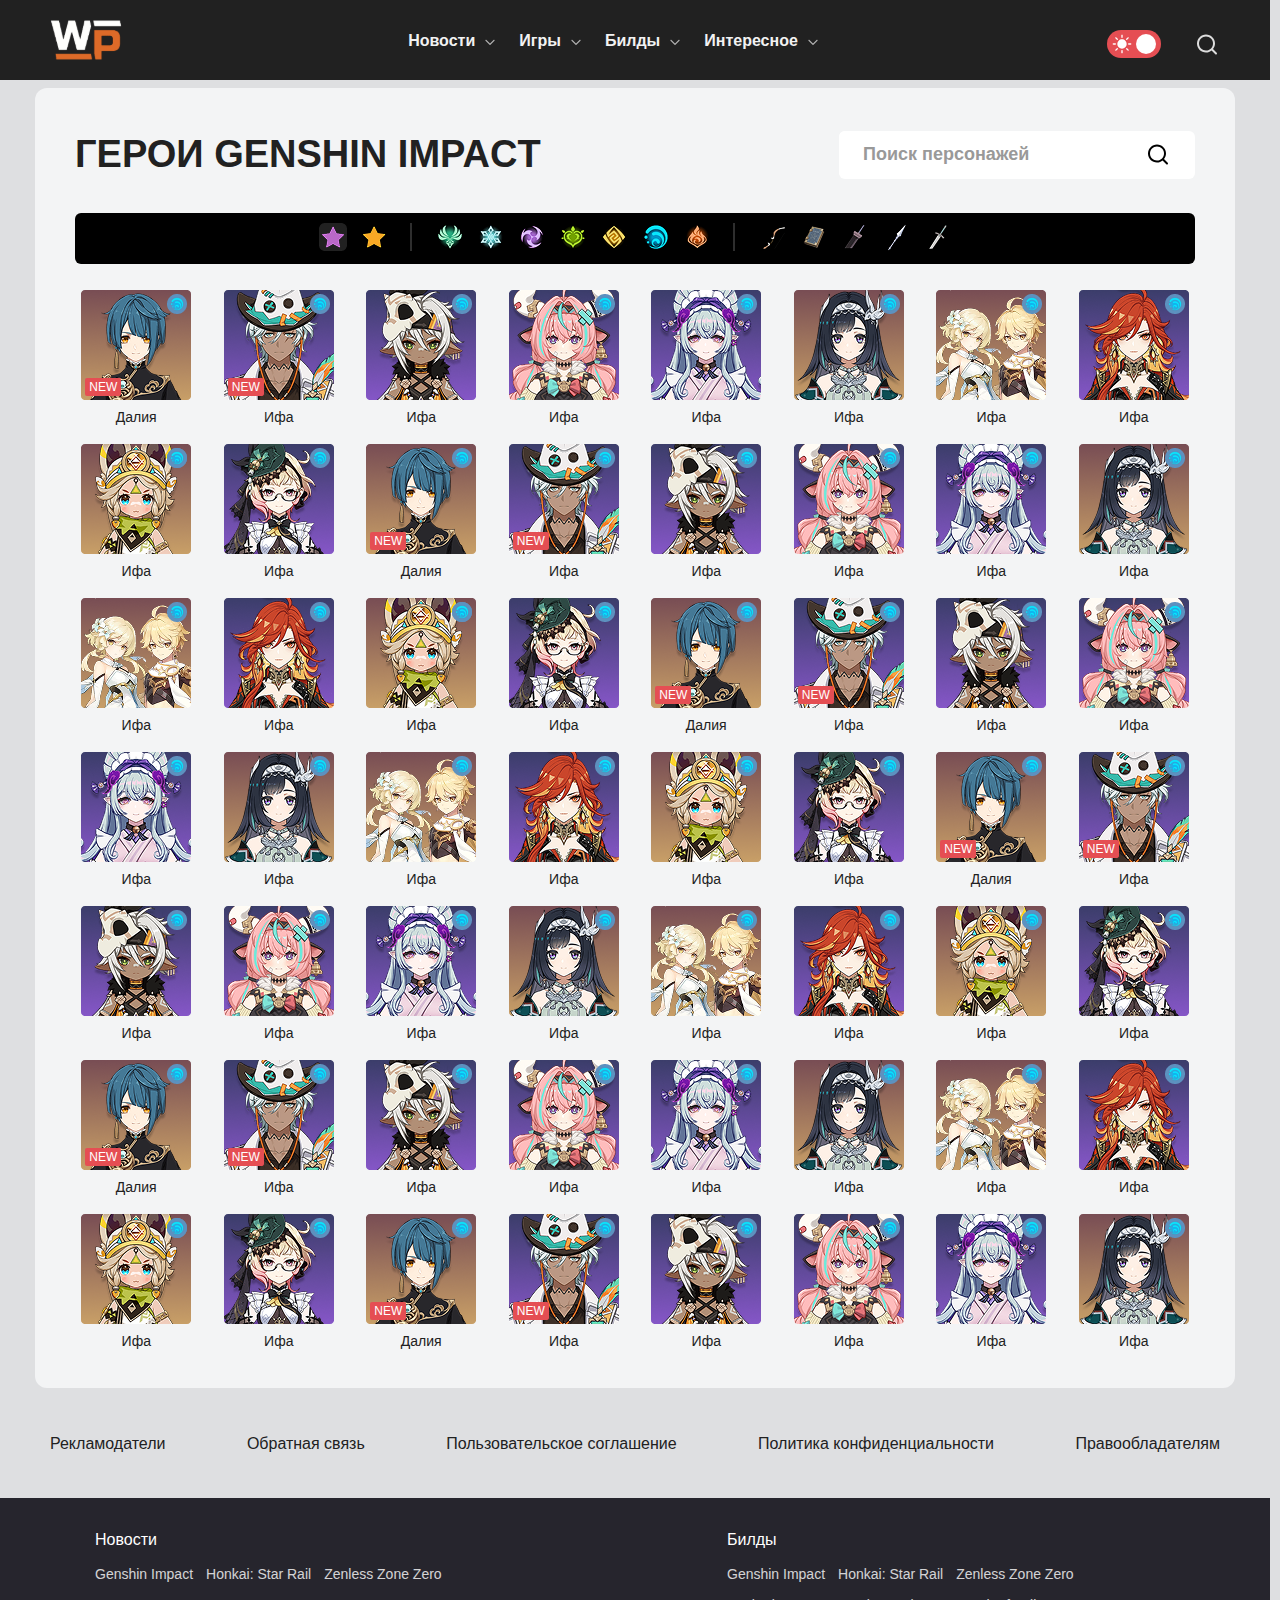
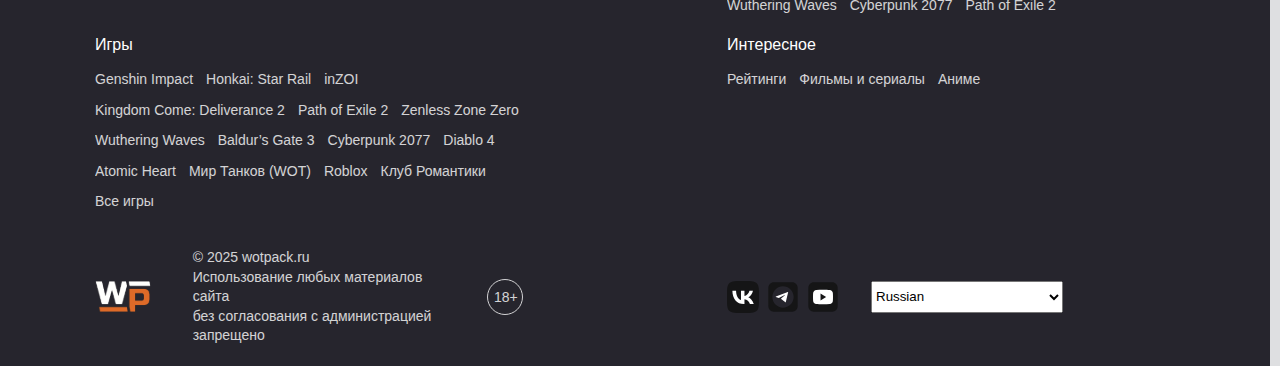
<file: pages/hero.html>
<!DOCTYPE html>
<html lang="ru">
<head>
    <meta charset="UTF-8">
    <meta name="viewport" content="width=device-width, initial-scale=1.0">
    <title>Обратная связь</title>
    <link rel="stylesheet" href="../css/style.min.css">
</head>
<body>
    <script>
        const theme = localStorage.getItem('theme');
            if(theme) {
                document.body.classList.add(theme);
            }
    </script>
    <div class="body-wrapper">
        <header class="header">
        <div class="container">
            <div class="header__inner">
                <a class="logo" href="../index.html">
                    <img class="logo__link" src="../images/svgicons/logo.svg" alt="Wotpack.ru - игры, новости, гайды, прохождения">
                </a>
                <nav class="menu">
                    <button class="burger__menu">
                        <span></span>
                        <span></span>
                        <span></span>
                    </button>
                    <ul class="menu__list">
                        <li class="menu__list-item">
                            <a class="menu__item-link" href="#">
                                Новости
                            </a>
                            <ul class="dropdown__list">
                                <li class="dropdown__item">
                                    <a class="dropdown__item-link" href="#">
                                        Рубрики
                                    </a>
                                </li>
                                <li class="dropdown__item">
                                    <a class="dropdown__item-link" href="#">
                                        Посты
                                    </a>
                                </li>
                                <li class="dropdown__item">
                                    <a class="dropdown__item-link" href="#">
                                        Записи
                                    </a>
                                </li>
                            </ul>
                        </li>
                        <li class="menu__list-item">
                            <a class="menu__item-link" href="#">
                                Игры
                            </a>
                            <ul class="dropdown__list">
                                <li class="dropdown__item">
                                    <a class="dropdown__item-link" href="#">
                                        Atomic Heart
                                    </a>
                                </li>
                                <li class="dropdown__item">
                                    <a class="dropdown__item-link" href="#">
                                        Cyberpunk 2077
                                    </a>
                                </li>
                                <li class="dropdown__item">
                                    <a class="dropdown__item-link" href="#">
                                        Genshin impact
                                    </a>
                                </li>
                            </ul>
                        </li>
                        <li class="menu__list-item">
                            <a class="menu__item-link" href="#">
                                Билды
                            </a>
                            <ul class="dropdown__list">
                                <li class="dropdown__item">
                                    <a class="dropdown__item-link" href="#">
                                        Обновление
                                    </a>
                                </li>
                                 <li class="dropdown__item">
                                    <a class="dropdown__item-link" href="#">
                                        Гайды
                                    </a>
                                </li>
                                <li class="dropdown__item">
                                    <a class="dropdown__item-link" href="agreement.html">
                                        Пользовательское соглашение
                                    </a>
                                </li>
                                <li class="dropdown__item">
                                    <a class="dropdown__item-link" href="policy.html">
                                        Политика конфиденциальности
                                    </a>
                                </li>
                                <li class="dropdown__item">
                                    <a class="dropdown__item-link" href="feedback.html">
                                        Обратная связь
                                    </a>
                                </li>
                                <li class="dropdown__item">
                                    <a class="dropdown__item-link" href="hero.html">
                                        Другое
                                    </a>
                                </li>
                            </ul>
                        </li>
                        <li class="menu__list-item">
                            <a class="menu__item-link" href="#">
                                Интересное
                            </a>
                            <ul class="dropdown__list">
                                <li class="dropdown__item">
                                    <a class="dropdown__item-link" href="#">
                                        Донаты
                                    </a>
                                </li>
                                <li class="dropdown__item">
                                    <a class="dropdown__item-link" href="#">
                                        Гайды
                                    </a>
                                </li>
                                <li class="dropdown__item">
                                    <a class="dropdown__item-link" href="hero.html">
                                        Другое
                                    </a>
                                </li>
                            </ul>
                        </li>
                    </ul>
                </nav>
                <div class="header__items">
                    <div class="header__item">
                        <button class="theme-mode" id="night-theme-btn">
                            <svg class="theme-mode__svg sun" width="20" height="20" viewBox="0 0 20 20" fill="none" xmlns="http://www.w3.org/2000/svg">
                                    <g clip-path="url(#clip0_35_13377)">
                                        <path d="M9.98964 0.658284C9.81306 0.661045 9.64478 0.733751 9.52175 0.860447C9.39871 0.987143 9.33097 1.15748 9.33339 1.33407V3.33407C9.33214 3.42241 9.34846 3.51012 9.3814 3.59209C9.41434 3.67407 9.46325 3.74869 9.52528 3.8116C9.58731 3.87451 9.66123 3.92447 9.74273 3.95857C9.82424 3.99267 9.91171 4.01023 10.0001 4.01023C10.0884 4.01023 10.1759 3.99267 10.2574 3.95857C10.3389 3.92447 10.4128 3.87451 10.4748 3.8116C10.5369 3.74869 10.5858 3.67407 10.6187 3.59209C10.6517 3.51012 10.668 3.42241 10.6667 3.33407V1.33407C10.6679 1.24487 10.6513 1.15634 10.6176 1.07371C10.584 0.991088 10.5342 0.916045 10.471 0.853031C10.4079 0.790017 10.3328 0.740313 10.2501 0.706861C10.1674 0.67341 10.0788 0.656891 9.98964 0.658284ZM3.86464 3.19995C3.73213 3.20024 3.60271 3.24002 3.4929 3.31419C3.3831 3.38837 3.29788 3.49358 3.24814 3.6164C3.1984 3.73922 3.18638 3.87408 3.21362 4.00376C3.24087 4.13344 3.30614 4.25206 3.4011 4.34448L4.81516 5.75854C4.87659 5.82253 4.95017 5.87361 5.03159 5.9088C5.11301 5.94398 5.20063 5.96257 5.28932 5.96348C5.37801 5.96438 5.466 5.94757 5.54811 5.91405C5.63023 5.88052 5.70483 5.83095 5.76755 5.76823C5.83027 5.70551 5.87984 5.63091 5.91337 5.54879C5.9469 5.46667 5.9637 5.37869 5.9628 5.29C5.9619 5.20131 5.94331 5.11368 5.90812 5.03226C5.87293 4.95085 5.82185 4.87727 5.75787 4.81584L4.34381 3.40177C4.28153 3.33775 4.20702 3.2869 4.12471 3.25223C4.04239 3.21756 3.95395 3.19978 3.86464 3.19995ZM16.1146 3.19995C15.9414 3.20511 15.7771 3.2775 15.6563 3.40177L14.2422 4.81584C14.1783 4.87727 14.1272 4.95085 14.092 5.03226C14.0568 5.11368 14.0382 5.2013 14.0373 5.29C14.0364 5.37869 14.0532 5.46667 14.0867 5.54879C14.1203 5.6309 14.1698 5.70551 14.2326 5.76822C14.2953 5.83094 14.3699 5.88052 14.452 5.91404C14.5341 5.94757 14.6221 5.96437 14.7108 5.96347C14.7995 5.96257 14.8871 5.94398 14.9685 5.90879C15.0499 5.87361 15.1235 5.82253 15.185 5.75854L16.599 4.34448C16.6953 4.25084 16.7611 4.13028 16.7878 3.9986C16.8144 3.86692 16.8007 3.73026 16.7483 3.60654C16.6959 3.48282 16.6074 3.3778 16.4944 3.30524C16.3813 3.23269 16.2489 3.19599 16.1146 3.19995ZM10.0001 5.33407C8.76238 5.33407 7.57539 5.82573 6.70022 6.7009C5.82505 7.57607 5.33339 8.76306 5.33339 10.0007C5.33339 11.2384 5.82505 12.4254 6.70022 13.3006C7.57539 14.1757 8.76238 14.6674 10.0001 14.6674C11.2377 14.6674 12.4247 14.1757 13.2999 13.3006C14.1751 12.4254 14.6667 11.2384 14.6667 10.0007C14.6667 8.76306 14.1751 7.57607 13.2999 6.7009C12.4247 5.82573 11.2377 5.33407 10.0001 5.33407ZM1.33339 9.33407C1.24505 9.33282 1.15734 9.34914 1.07536 9.38208C0.993381 9.41502 0.918767 9.46393 0.855854 9.52596C0.79294 9.58799 0.742983 9.6619 0.708885 9.74341C0.674786 9.82491 0.657227 9.91238 0.657227 10.0007C0.657227 10.0891 0.674786 10.1766 0.708885 10.2581C0.742983 10.3396 0.79294 10.4135 0.855854 10.4755C0.918767 10.5375 0.993381 10.5864 1.07536 10.6194C1.15734 10.6523 1.24505 10.6686 1.33339 10.6674H3.33339C3.42173 10.6686 3.50944 10.6523 3.59142 10.6194C3.6734 10.5864 3.74801 10.5375 3.81092 10.4755C3.87384 10.4135 3.92379 10.3396 3.95789 10.2581C3.99199 10.1766 4.00955 10.0891 4.00955 10.0007C4.00955 9.91238 3.99199 9.82491 3.95789 9.74341C3.92379 9.6619 3.87384 9.58799 3.81092 9.52596C3.74801 9.46393 3.6734 9.41502 3.59142 9.38208C3.50944 9.34914 3.42173 9.33282 3.33339 9.33407H1.33339ZM16.6667 9.33407C16.5784 9.33282 16.4907 9.34914 16.4087 9.38208C16.3267 9.41502 16.2521 9.46393 16.1892 9.52596C16.1263 9.58799 16.0763 9.6619 16.0422 9.74341C16.0081 9.82491 15.9906 9.91238 15.9906 10.0007C15.9906 10.0891 16.0081 10.1766 16.0422 10.2581C16.0763 10.3396 16.1263 10.4135 16.1892 10.4755C16.2521 10.5375 16.3267 10.5864 16.4087 10.6194C16.4907 10.6523 16.5784 10.6686 16.6667 10.6674H18.6667C18.7551 10.6686 18.8428 10.6523 18.9248 10.6194C19.0067 10.5864 19.0813 10.5375 19.1443 10.4755C19.2072 10.4135 19.2571 10.3396 19.2912 10.2581C19.3253 10.1766 19.3429 10.0891 19.3429 10.0007C19.3429 9.91238 19.3253 9.82491 19.2912 9.74341C19.2571 9.6619 19.2072 9.58799 19.1443 9.52596C19.0813 9.46393 19.0067 9.41502 18.9248 9.38208C18.8428 9.34914 18.7551 9.33282 18.6667 9.33407H16.6667ZM5.27349 14.0411C5.10029 14.0463 4.93591 14.1186 4.81516 14.2429L3.4011 15.657C3.33712 15.7184 3.28604 15.792 3.25085 15.8734C3.21566 15.9548 3.19707 16.0425 3.19617 16.1311C3.19527 16.2198 3.21207 16.3078 3.2456 16.3899C3.27912 16.4721 3.3287 16.5467 3.39142 16.6094C3.45413 16.6721 3.52874 16.7217 3.61085 16.7552C3.69297 16.7887 3.78095 16.8055 3.86964 16.8046C3.95834 16.8037 4.04596 16.7851 4.12738 16.7499C4.2088 16.7148 4.28237 16.6637 4.34381 16.5997L5.75787 15.1856C5.8542 15.092 5.92 14.9714 5.94664 14.8397C5.97328 14.7081 5.95952 14.5714 5.90716 14.4477C5.8548 14.324 5.76628 14.2189 5.65321 14.1464C5.54013 14.0738 5.40778 14.0371 5.27349 14.0411ZM14.7071 14.0411C14.5745 14.0411 14.4449 14.0807 14.3349 14.1548C14.2249 14.2289 14.1394 14.3341 14.0895 14.4569C14.0396 14.5798 14.0275 14.7148 14.0547 14.8446C14.0819 14.9744 14.1472 15.0931 14.2422 15.1856L15.6563 16.5997C15.7177 16.6637 15.7913 16.7148 15.8727 16.7499C15.9542 16.7851 16.0418 16.8037 16.1305 16.8046C16.2192 16.8055 16.3071 16.7887 16.3893 16.7552C16.4714 16.7217 16.546 16.6721 16.6087 16.6094C16.6714 16.5466 16.721 16.472 16.7545 16.3899C16.788 16.3078 16.8048 16.2198 16.8039 16.1311C16.803 16.0424 16.7844 15.9548 16.7493 15.8734C16.7141 15.792 16.663 15.7184 16.599 15.657L15.185 14.2429C15.1228 14.1791 15.0485 14.1283 14.9665 14.0936C14.8844 14.059 14.7962 14.0411 14.7071 14.0411ZM9.98964 15.9916C9.81306 15.9944 9.64478 16.0671 9.52175 16.1938C9.39871 16.3205 9.33097 16.4908 9.33339 16.6674V18.6674C9.33214 18.7557 9.34846 18.8434 9.3814 18.9254C9.41434 19.0074 9.46325 19.082 9.52528 19.1449C9.58731 19.2078 9.66123 19.2578 9.74273 19.2919C9.82424 19.326 9.91171 19.3436 10.0001 19.3436C10.0884 19.3436 10.1759 19.326 10.2574 19.2919C10.3389 19.2578 10.4128 19.2078 10.4748 19.1449C10.5369 19.082 10.5858 19.0074 10.6187 18.9254C10.6517 18.8434 10.668 18.7557 10.6667 18.6674V16.6674C10.6679 16.5782 10.6513 16.4897 10.6176 16.407C10.584 16.3244 10.5342 16.2494 10.471 16.1864C10.4079 16.1234 10.3328 16.0736 10.2501 16.0402C10.1674 16.0067 10.0788 15.9902 9.98964 15.9916Z" fill="white" />
                                    </g>
                                    <defs>
                                        <clipPath id="clip0_35_13377">
                                        <rect width="20" height="20" fill="white" />
                                        </clipPath>
                                    </defs>
                                </svg>
                                <svg class="theme-mode__svg circle" width="20" height="20" viewBox="0 0 20 20" fill="none" xmlns="http://www.w3.org/2000/svg">
                                    <circle cx="10" cy="10" r="10" fill="white" />
                                </svg>
                                <svg class="theme-mode__svg moon" width="16" height="16" viewBox="0 0 16 16" fill="none" xmlns="http://www.w3.org/2000/svg">
                                    <path d="M15.8328 10.3767C15.7502 10.2939 15.6446 10.2379 15.5296 10.2162C15.4147 10.1944 15.2959 10.2079 15.1888 10.2549C13.868 10.8308 12.4043 10.9955 10.9885 10.7274C9.57276 10.4594 8.27057 9.77116 7.25169 8.75235C6.23281 7.73354 5.5445 6.43145 5.27646 5.01578C5.00843 3.60012 5.17311 2.13655 5.74903 0.815827C5.79668 0.708663 5.81072 0.589577 5.78932 0.47427C5.76791 0.358963 5.71206 0.25285 5.62913 0.169923C5.54619 0.0869959 5.44007 0.0311486 5.32476 0.00974452C5.20944 -0.0116595 5.09035 0.00238484 4.98318 0.050026C3.74202 0.594055 2.65243 1.4328 1.80901 2.49345C0.965593 3.55409 0.393844 4.80457 0.143406 6.1363C-0.107032 7.46803 -0.0285871 8.84076 0.371929 10.1353C0.772445 11.4298 1.48293 12.607 2.44168 13.5647C3.40044 14.5224 4.57848 15.2316 5.87354 15.6307C7.16859 16.0298 8.5415 16.1068 9.87306 15.855C11.2046 15.6031 12.4546 15.0301 13.5144 14.1856C14.5742 13.3411 15.4119 12.2507 15.9546 11.0091C15.9991 10.9035 16.0112 10.787 15.9895 10.6745C15.9678 10.5619 15.9133 10.4583 15.8328 10.3767Z" fill="white" />
                                </svg>
                        </button>
                    </div>
                    <div class="header__item">
                        <div class="header__item">
                            <search class="header__item-search">
                                <form class="header__form">
                                    <input class="header__form-input search" type="search">
                                    <button class="header__form-btn" type="submit">
                                        <img class="search__icon" src="../images/svgicons/search.svg" alt="search">
                                    </button>
                                </form>
                            </search>
                            <div class="header__form-search">
                                <input class="header__form-search-input" type="text" placeholder="Поиск">
                                    <button class="header__form-btn header__form-search-btn">
                                        <img class="search__icon" src="../images/svgicons/search.svg" alt="search">
                                        <img class="close__icon" src="../images/svgicons/close.svg" alt="close">
                                </button>
                            </div>
                        </div>
                    </div>
		        </div>
            </div>
        </div>
    </header>
    <main class="main">
        <section class="hero">
            <div class="container hero__wrapper section">
                <div class="hero__box">
                    <h1 class="hero__title">
                        Герои Genshin Impact
                    </h1>
                    <div class="hero__box-form">
                        <form class="hero__form">
                            <input class="hero__input search" type="search" placeholder="Поиск персонажей" autocomplete="off">
                            <button class="hero__btn" type="submit">
                                <img class="search-black" src="../images/svgicons/search-black.svg" alt="search">
                            </button>
                        </form>
                    <div class="result-box">
                    </div>
                </div>
            </div>
                <div class="hero__items">
                    <div class="hero__item">
                        <ul class="hero__list">
                            <li class="hero__item-list">
                                <a class="hero__item-link" href="#">
                                    <img class="hero__item-icon" src="../images/img/star-violet.png" alt="star-violet">
                                </a>
                            </li>
                            <li class="hero__item-list">
                                <a class="hero__item-link" href="#">
                                    <img class="hero__item-icon" src="../images/img/star.png" alt="star">
                                </a>
                            </li>
                        </ul>
                    </div>
                    <div class="hero__item">
                        <ul class="hero__list">
                            <li class="hero__item-list">
                                <a class="hero__item-link" href="#">
                                    <img class="hero__item-icon" src="../images/img/class.png" alt="class">
                                </a>
                            </li>
                            <li class="hero__item-list">
                                <a class="hero__item-link" href="#">
                                    <img class="hero__item-icon" src="../images/img/class-2.png" alt="class-2">
                                </a>
                            </li>
                            <li class="hero__item-list">
                                <a class="hero__item-link" href="#">
                                    <img class="hero__item-icon" src="../images/img/class-3.png" alt="class-3">
                                </a>
                            </li>
                            <li class="hero__item-list">
                                <a class="hero__item-link" href="#">
                                    <img class="hero__item-icon" src="../images/img/class-4.png" alt="class-4">
                                </a>
                            </li>
                            <li class="hero__item-list">
                                <a class="hero__item-link" href="#">
                                    <img class="hero__item-icon" src="../images/img/class-5.png" alt="class-5">
                                </a>
                            </li>
                            <li class="hero__item-list">
                                <a class="hero__item-link" href="#">
                                    <img class="hero__item-icon" src="../images/img/class-6.png" alt="class-6">
                                </a>
                            </li>
                            <li class="hero__item-list">
                                <a class="hero__item-link" href="#">
                                    <img class="hero__item-icon" src="../images/img/class-7.png" alt="class-7">
                                </a>
                            </li>
                        </ul>
                    </div>
                    <div class="hero__item">
                        <ul class="hero__list">
                            <li class="hero__item-list">
                                <a class="hero__item-link" href="#">
                                    <img class="hero__item-icon" src="../images/img/weapon-1.png" alt="weapon-1">
                                </a>
                            </li>
                            <li class="hero__item-list">
                                <a class="hero__item-link" href="#">
                                    <img class="hero__item-icon" src="../images/img/weapon-2.png" alt="weapon-2">
                                </a>
                            </li>
                            <li class="hero__item-list">
                                <a class="hero__item-link" href="#">
                                    <img class="hero__item-icon" src="../images/img/weapon-3.png" alt="weapon-3">
                                </a>
                            </li>
                            <li class="hero__item-list">
                                <a class="hero__item-link" href="#">
                                    <img class="hero__item-icon" src="../images/img/weapon-4.png" alt="weapon-4">
                                </a>
                            </li>
                            <li class="hero__item-list">
                                <a class="hero__item-link" href="#">
                                    <img class="hero__item-icon" src="../images/img/weapon-5.png" alt="weapon-5">
                                </a>
                            </li>
                        </ul>
                    </div>
                </div>
                <div class="hero__cards">
                    <div class="hero__card">
                        <div class="hero__card-images hero__card--new">
                            <img class="hero__card-img" src="../images/img/hero.png" alt="hero-1">
                            <span>
                                NEW
                            </span>
                        </div>
                        <p class="hero__card-text">
                            Далия
                        </p>
                    </div>
                     <div class="hero__card">
                        <div class="hero__card-images hero__card--new">
                            <img class="hero__card-img" src="../images/img/hero-2.png" alt="hero-1">
                            <span>
                                NEW
                            </span>
                        </div>
                        <p class="hero__card-text">
                            Ифа
                        </p>
                    </div>
                    <div class="hero__card">
                        <div class="hero__card-images">
                            <img class="hero__card-img" src="../images/img/hero-3.png" alt="hero-1">
                            <span>
                                NEW
                            </span>
                        </div>
                        <p class="hero__card-text">
                            Ифа
                        </p>
                    </div>
                    <div class="hero__card">
                        <div class="hero__card-images">
                            <img class="hero__card-img" src="../images/img/hero-4.png" alt="hero-1">
                            <span>
                                NEW
                            </span>
                        </div>
                        <p class="hero__card-text">
                            Ифа
                        </p>
                    </div>
                    <div class="hero__card">
                        <div class="hero__card-images">
                            <img class="hero__card-img" src="../images/img/hero-5.png" alt="hero-1">
                            <span>
                                NEW
                            </span>
                        </div>
                        <p class="hero__card-text">
                            Ифа
                        </p>
                    </div>
                    <div class="hero__card">
                        <div class="hero__card-images">
                            <img class="hero__card-img" src="../images/img/hero-6.png" alt="hero-1">
                            <span>
                                NEW
                            </span>
                        </div>
                        <p class="hero__card-text">
                            Ифа
                        </p>
                    </div>
                    <div class="hero__card">
                        <div class="hero__card-images">
                            <img class="hero__card-img" src="../images/img/hero-7.png" alt="hero-1">
                            <span>
                                NEW
                            </span>
                        </div>
                        <p class="hero__card-text">
                            Ифа
                        </p>
                    </div>
                    <div class="hero__card">
                        <div class="hero__card-images">
                            <img class="hero__card-img" src="../images/img/hero-8.png" alt="hero-1">
                            <span>
                                NEW
                            </span>
                        </div>
                        <p class="hero__card-text">
                            Ифа
                        </p>
                    </div>
                    <div class="hero__card">
                        <div class="hero__card-images">
                            <img class="hero__card-img" src="../images/img/hero-9.png" alt="hero-1">
                            <span>
                                NEW
                            </span>
                        </div>
                        <p class="hero__card-text">
                            Ифа
                        </p>
                    </div>
                    <div class="hero__card">
                        <div class="hero__card-images">
                            <img class="hero__card-img" src="../images/img/hero-10.png" alt="hero-1">
                            <span>
                                NEW
                            </span>
                        </div>
                        <p class="hero__card-text">
                            Ифа
                        </p>
                    </div>
                    <div class="hero__card">
                        <div class="hero__card-images hero__card--new">
                            <img class="hero__card-img" src="../images/img/hero.png" alt="hero-1">
                            <span>
                                NEW
                            </span>
                        </div>
                        <p class="hero__card-text">
                            Далия
                        </p>
                    </div>
                     <div class="hero__card">
                        <div class="hero__card-images hero__card--new">
                            <img class="hero__card-img" src="../images/img/hero-2.png" alt="hero-1">
                            <span>
                                NEW
                            </span>
                        </div>
                        <p class="hero__card-text">
                            Ифа
                        </p>
                    </div>
                    <div class="hero__card">
                        <div class="hero__card-images">
                            <img class="hero__card-img" src="../images/img/hero-3.png" alt="hero-1">
                            <span>
                                NEW
                            </span>
                        </div>
                        <p class="hero__card-text">
                            Ифа
                        </p>
                    </div>
                    <div class="hero__card">
                        <div class="hero__card-images">
                            <img class="hero__card-img" src="../images/img/hero-4.png" alt="hero-1">
                            <span>
                                NEW
                            </span>
                        </div>
                        <p class="hero__card-text">
                            Ифа
                        </p>
                    </div>
                    <div class="hero__card">
                        <div class="hero__card-images">
                            <img class="hero__card-img" src="../images/img/hero-5.png" alt="hero-1">
                            <span>
                                NEW
                            </span>
                        </div>
                        <p class="hero__card-text">
                            Ифа
                        </p>
                    </div>
                    <div class="hero__card">
                        <div class="hero__card-images">
                            <img class="hero__card-img" src="../images/img/hero-6.png" alt="hero-1">
                            <span>
                                NEW
                            </span>
                        </div>
                        <p class="hero__card-text">
                            Ифа
                        </p>
                    </div>
                    <div class="hero__card">
                        <div class="hero__card-images">
                            <img class="hero__card-img" src="../images/img/hero-7.png" alt="hero-1">
                            <span>
                                NEW
                            </span>
                        </div>
                        <p class="hero__card-text">
                            Ифа
                        </p>
                    </div>
                    <div class="hero__card">
                        <div class="hero__card-images">
                            <img class="hero__card-img" src="../images/img/hero-8.png" alt="hero-1">
                            <span>
                                NEW
                            </span>
                        </div>
                        <p class="hero__card-text">
                            Ифа
                        </p>
                    </div>
                    <div class="hero__card">
                        <div class="hero__card-images">
                            <img class="hero__card-img" src="../images/img/hero-9.png" alt="hero-1">
                            <span>
                                NEW
                            </span>
                        </div>
                        <p class="hero__card-text">
                            Ифа
                        </p>
                    </div>
                    <div class="hero__card">
                        <div class="hero__card-images">
                            <img class="hero__card-img" src="../images/img/hero-10.png" alt="hero-1">
                            <span>
                                NEW
                            </span>
                        </div>
                        <p class="hero__card-text">
                            Ифа
                        </p>
                    </div>
                    <div class="hero__card">
                        <div class="hero__card-images hero__card--new">
                            <img class="hero__card-img" src="../images/img/hero.png" alt="hero-1">
                            <span>
                                NEW
                            </span>
                        </div>
                        <p class="hero__card-text">
                            Далия
                        </p>
                    </div>
                     <div class="hero__card">
                        <div class="hero__card-images hero__card--new">
                            <img class="hero__card-img" src="../images/img/hero-2.png" alt="hero-1">
                            <span>
                                NEW
                            </span>
                        </div>
                        <p class="hero__card-text">
                            Ифа
                        </p>
                    </div>
                    <div class="hero__card">
                        <div class="hero__card-images">
                            <img class="hero__card-img" src="../images/img/hero-3.png" alt="hero-1">
                            <span>
                                NEW
                            </span>
                        </div>
                        <p class="hero__card-text">
                            Ифа
                        </p>
                    </div>
                    <div class="hero__card">
                        <div class="hero__card-images">
                            <img class="hero__card-img" src="../images/img/hero-4.png" alt="hero-1">
                            <span>
                                NEW
                            </span>
                        </div>
                        <p class="hero__card-text">
                            Ифа
                        </p>
                    </div>
                    <div class="hero__card">
                        <div class="hero__card-images">
                            <img class="hero__card-img" src="../images/img/hero-5.png" alt="hero-1">
                            <span>
                                NEW
                            </span>
                        </div>
                        <p class="hero__card-text">
                            Ифа
                        </p>
                    </div>
                    <div class="hero__card">
                        <div class="hero__card-images">
                            <img class="hero__card-img" src="../images/img/hero-6.png" alt="hero-1">
                            <span>
                                NEW
                            </span>
                        </div>
                        <p class="hero__card-text">
                            Ифа
                        </p>
                    </div>
                    <div class="hero__card">
                        <div class="hero__card-images">
                            <img class="hero__card-img" src="../images/img/hero-7.png" alt="hero-1">
                            <span>
                                NEW
                            </span>
                        </div>
                        <p class="hero__card-text">
                            Ифа
                        </p>
                    </div>
                    <div class="hero__card">
                        <div class="hero__card-images">
                            <img class="hero__card-img" src="../images/img/hero-8.png" alt="hero-1">
                            <span>
                                NEW
                            </span>
                        </div>
                        <p class="hero__card-text">
                            Ифа
                        </p>
                    </div>
                    <div class="hero__card">
                        <div class="hero__card-images">
                            <img class="hero__card-img" loading="lazy" src="../images/img/hero-9.png" alt="hero-1">
                            <span>
                                NEW
                            </span>
                        </div>
                        <p class="hero__card-text">
                            Ифа
                        </p>
                    </div>
                    <div class="hero__card">
                        <div class="hero__card-images">
                            <img class="hero__card-img" loading="lazy" src="../images/img/hero-10.png" alt="hero-1">
                            <span>
                                NEW
                            </span>
                        </div>
                        <p class="hero__card-text">
                            Ифа
                        </p>
                    </div>
                    <div class="hero__card">
                        <div class="hero__card-images hero__card--new">
                            <img class="hero__card-img" loading="lazy" src="../images/img/hero.png" alt="hero-1">
                            <span>
                                NEW
                            </span>
                        </div>
                        <p class="hero__card-text">
                            Далия
                        </p>
                    </div>
                     <div class="hero__card">
                        <div class="hero__card-images hero__card--new">
                            <img class="hero__card-img" loading="lazy" src="../images/img/hero-2.png" alt="hero-1">
                            <span>
                                NEW
                            </span>
                        </div>
                        <p class="hero__card-text">
                            Ифа
                        </p>
                    </div>
                    <div class="hero__card">
                        <div class="hero__card-images">
                            <img class="hero__card-img" loading="lazy" src="../images/img/hero-3.png" alt="hero-1">
                            <span>
                                NEW
                            </span>
                        </div>
                        <p class="hero__card-text">
                            Ифа
                        </p>
                    </div>
                    <div class="hero__card">
                        <div class="hero__card-images">
                            <img class="hero__card-img" src="../images/img/hero-4.png" alt="hero-1">
                            <span>
                                NEW
                            </span>
                        </div>
                        <p class="hero__card-text">
                            Ифа
                        </p>
                    </div>
                    <div class="hero__card">
                        <div class="hero__card-images">
                            <img class="hero__card-img" loading="lazy" src="../images/img/hero-5.png" alt="hero-1">
                            <span>
                                NEW
                            </span>
                        </div>
                        <p class="hero__card-text">
                            Ифа
                        </p>
                    </div>
                    <div class="hero__card">
                        <div class="hero__card-images">
                            <img class="hero__card-img" loading="lazy" src="../images/img/hero-6.png" alt="hero-1">
                            <span>
                                NEW
                            </span>
                        </div>
                        <p class="hero__card-text">
                            Ифа
                        </p>
                    </div>
                    <div class="hero__card">
                        <div class="hero__card-images">
                            <img class="hero__card-img" loading="lazy" src="../images/img/hero-7.png" alt="hero-1">
                            <span>
                                NEW
                            </span>
                        </div>
                        <p class="hero__card-text">
                            Ифа
                        </p>
                    </div>
                    <div class="hero__card">
                        <div class="hero__card-images">
                            <img class="hero__card-img" loading="lazy" src="../images/img/hero-8.png" alt="hero-1">
                            <span>
                                NEW
                            </span>
                        </div>
                        <p class="hero__card-text">
                            Ифа
                        </p>
                    </div>
                    <div class="hero__card">
                        <div class="hero__card-images">
                            <img class="hero__card-img" loading="lazy" src="../images/img/hero-9.png" alt="hero-1">
                            <span>
                                NEW
                            </span>
                        </div>
                        <p class="hero__card-text">
                            Ифа
                        </p>
                    </div>
                    <div class="hero__card">
                        <div class="hero__card-images">
                            <img class="hero__card-img" loading="lazy" src="../images/img/hero-10.png" alt="hero-1">
                            <span>
                                NEW
                            </span>
                        </div>
                        <p class="hero__card-text">
                            Ифа
                        </p>
                    </div>
                    <div class="hero__card">
                        <div class="hero__card-images hero__card--new">
                            <img class="hero__card-img" loading="lazy" src="../images/img/hero.png" alt="hero-1">
                            <span>
                                NEW
                            </span>
                        </div>
                        <p class="hero__card-text">
                            Далия
                        </p>
                    </div>
                     <div class="hero__card">
                        <div class="hero__card-images hero__card--new">
                            <img class="hero__card-img" loading="lazy" src="../images/img/hero-2.png" alt="hero-1">
                            <span>
                                NEW
                            </span>
                        </div>
                        <p class="hero__card-text">
                            Ифа
                        </p>
                    </div>
                    <div class="hero__card">
                        <div class="hero__card-images">
                            <img class="hero__card-img" loading="lazy" src="../images/img/hero-3.png" alt="hero-1">
                            <span>
                                NEW
                            </span>
                        </div>
                        <p class="hero__card-text">
                            Ифа
                        </p>
                    </div>
                    <div class="hero__card">
                        <div class="hero__card-images">
                            <img class="hero__card-img" loading="lazy" src="../images/img/hero-4.png" alt="hero-1">
                            <span>
                                NEW
                            </span>
                        </div>
                        <p class="hero__card-text">
                            Ифа
                        </p>
                    </div>
                    <div class="hero__card">
                        <div class="hero__card-images">
                            <img class="hero__card-img" loading="lazy" src="../images/img/hero-5.png" alt="hero-1">
                            <span>
                                NEW
                            </span>
                        </div>
                        <p class="hero__card-text">
                            Ифа
                        </p>
                    </div>
                    <div class="hero__card">
                        <div class="hero__card-images">
                            <img class="hero__card-img" loading="lazy" src="../images/img/hero-6.png" alt="hero-1">
                            <span>
                                NEW
                            </span>
                        </div>
                        <p class="hero__card-text">
                            Ифа
                        </p>
                    </div>
                    <div class="hero__card">
                        <div class="hero__card-images">
                            <img class="hero__card-img" loading="lazy" src="../images/img/hero-7.png" alt="hero-1">
                            <span>
                                NEW
                            </span>
                        </div>
                        <p class="hero__card-text">
                            Ифа
                        </p>
                    </div>
                    <div class="hero__card">
                        <div class="hero__card-images">
                            <img class="hero__card-img" loading="lazy" src="../images/img/hero-8.png" alt="hero-1">
                            <span>
                                NEW
                            </span>
                        </div>
                        <p class="hero__card-text">
                            Ифа
                        </p>
                    </div>
                    <div class="hero__card">
                        <div class="hero__card-images">
                            <img class="hero__card-img" loading="lazy" src="../images/img/hero-9.png" alt="hero-1">
                            <span>
                                NEW
                            </span>
                        </div>
                        <p class="hero__card-text">
                            Ифа
                        </p>
                    </div>
                    <div class="hero__card">
                        <div class="hero__card-images">
                            <img class="hero__card-img" loading="lazy" src="../images/img/hero-10.png" alt="hero-1">
                            <span>
                                NEW
                            </span>
                        </div>
                        <p class="hero__card-text">
                            Ифа
                        </p>
                    </div>
                    <div class="hero__card">
                        <div class="hero__card-images hero__card--new">
                            <img class="hero__card-img" loading="lazy" src="../images/img/hero.png" alt="hero-1">
                            <span>
                                NEW
                            </span>
                        </div>
                        <p class="hero__card-text">
                            Далия
                        </p>
                    </div>
                     <div class="hero__card">
                        <div class="hero__card-images hero__card--new">
                            <img class="hero__card-img" loading="lazy" src="../images/img/hero-2.png" alt="hero-1">
                            <span>
                                NEW
                            </span>
                        </div>
                        <p class="hero__card-text">
                            Ифа
                        </p>
                    </div>
                    <div class="hero__card">
                        <div class="hero__card-images">
                            <img class="hero__card-img" loading="lazy" src="../images/img/hero-3.png" alt="hero-1">
                            <span>
                                NEW
                            </span>
                        </div>
                        <p class="hero__card-text">
                            Ифа
                        </p>
                    </div>
                    <div class="hero__card">
                        <div class="hero__card-images">
                            <img class="hero__card-img" loading="lazy" src="../images/img/hero-4.png" alt="hero-1">
                            <span>
                                NEW
                            </span>
                        </div>
                        <p class="hero__card-text">
                            Ифа
                        </p>
                    </div>
                    <div class="hero__card">
                        <div class="hero__card-images">
                            <img class="hero__card-img" loading="lazy" src="../images/img/hero-5.png" alt="hero-1">
                            <span>
                                NEW
                            </span>
                        </div>
                        <p class="hero__card-text">
                            Ифа
                        </p>
                    </div>
                    <div class="hero__card">
                        <div class="hero__card-images">
                            <img class="hero__card-img" loading="lazy" src="../images/img/hero-6.png" alt="hero-1">
                            <span>
                                NEW
                            </span>
                        </div>
                        <p class="hero__card-text">
                            Ифа
                        </p>
                    </div>
                </div>
            </div>
        </section>
        <div class="advertisers">
            <div class="container">
                <ul class="advertisers__list">
                    <li class="advertisers__item">
                        <a class="advertisers__item-link" href="#">
                            Рекламодатели
                        </a>
                    </li>
                    <li class="advertisers__item">
                        <a class="advertisers__item-link" href="#">
                            Обратная связь
                        </a>
                    </li>
                    <li class="advertisers__item">
                        <a class="advertisers__item-link" href="#">
                            Пользовательское соглашение
                        </a>
                    </li>
                    <li class="advertisers__item">
                        <a class="advertisers__item-link" href="#">
                            Политика конфиденциальности
                        </a>
                    </li>
                    <li class="advertisers__item">
                        <a class="advertisers__item-link" href="#">
                            Правообладателям
                        </a>
                    </li>
                </ul>
            </div>
        </div>
    </main>
    <footer class="footer">
        <div class="container">
            <div class="footer__top">
                <div class="footer__colums">
                    <div class="footer__colum">
                        <h4 class="footer__colum-title">
                            Новости
                        </h4>
                        <ul class="footer__colum-list">
                            <li class="footer__colum-item">
                                <a class="footer__colum-link" href="#">
                                    Genshin Impact
                                </a>
                            </li>
                            <li class="footer__colum-item">
                                <a class="footer__colum-link" href="#">
                                    Honkai: Star Rail
                                </a>
                            </li>
                            <li class="footer__colum-item">
                                <a class="footer__colum-link" href="#">
                                    Zenless Zone Zero
                                </a>
                            </li>
                        </ul>
                    </div>
                    <div class="footer__colum">
                        <h4 class="footer__colum-title">
                            Билды
                        </h4>
                        <ul class="footer__colum-list">
                            <li class="footer__colum-item">
                                <a class="footer__colum-link" href="#">
                                    Genshin Impact
                                </a>
                            </li>
                            <li class="footer__colum-item">
                                <a class="footer__colum-link" href="#">
                                    Honkai: Star Rail
                                </a>
                            </li>
                            <li class="footer__colum-item">
                                <a class="footer__colum-link" href="#">
                                    Zenless Zone Zero
                                </a>
                            </li>
                            <li class="footer__colum-item">
                                <a class="footer__colum-link" href="#">
                                    Wuthering Waves
                                </a>
                            </li>
                            <li class="footer__colum-item">
                                <a class="footer__colum-link" href="#">
                                    Cyberpunk 2077
                                </a>
                            </li>
                                <li class="footer__colum-item">
                                <a class="footer__colum-link" href="#">
                                    Path of Exile 2
                                </a>
                            </li>
                        </ul>
                    </div>
                    <div class="footer__colum">
                        <h4 class="footer__colum-title">
                            Игры
                        </h4>
                        <ul class="footer__colum-list">
                            <li class="footer__colum-item">
                                <a class="footer__colum-link" href="#">
                                    Genshin Impact
                                </a>
                            </li>
                            <li class="footer__colum-item">
                                <a class="footer__colum-link" href="#">
                                    Honkai: Star Rail
                                </a>
                            </li>
                            <li class="footer__colum-item">
                                <a class="footer__colum-link" href="#">
                                    inZOI
                                </a>
                            </li>
                            <li class="footer__colum-item">
                                <a class="footer__colum-link" href="#">
                                    Kingdom Come: Deliverance 2
                                </a>
                            </li>
                            <li class="footer__colum-item">
                                <a class="footer__colum-link" href="#">
                                    Path of Exile 2
                                </a>
                            </li>
                            <li class="footer__colum-item">
                                <a class="footer__colum-link" href="#">
                                    Zenless Zone Zero
                                </a>
                            </li>
                            <li class="footer__colum-item">
                                <a class="footer__colum-link" href="#">
                                    Wuthering Waves
                                </a>
                            </li>
                            <li class="footer__colum-item">
                                <a class="footer__colum-link" href="#">
                                    Baldur’s Gate 3
                                </a>
                            </li>
                            <li class="footer__colum-item">
                                <a class="footer__colum-link" href="#">
                                    Cyberpunk 2077
                                </a>
                            </li>
                            <li class="footer__colum-item">
                                <a class="footer__colum-link" href="#">
                                    Diablo 4
                                </a>
                            </li>
                            <li class="footer__colum-item">
                                <a class="footer__colum-link" href="#">
                                    Atomic Heart
                                </a>
                            </li>
                            <li class="footer__colum-item">
                                <a class="footer__colum-link" href="#">
                                    Мир Танков (WOT)
                                </a>
                            </li>
                            <li class="footer__colum-item">
                                <a class="footer__colum-link" href="#">
                                    Roblox
                                </a>
                            </li>
                            <li class="footer__colum-item">
                                <a class="footer__colum-link" href="#">
                                    Клуб Романтики
                                </a>
                            </li>
                            <li class="footer__colum-item">
                                <a class="footer__colum-link" href="#">
                                    Все игры
                                </a>
                            </li>
                        </ul>
                    </div>
                    <div class="footer__colum">
                        <h4 class="footer__colum-title">
                            Интересное
                        </h4>
                        <ul class="footer__colum-list">
                            <li class="footer__colum-item">
                                <a class="footer__colum-link" href="#">
                                    Рейтинги
                                </a>
                            </li>
                            <li class="footer__colum-item">
                                <a class="footer__colum-link" href="#">
                                    Фильмы и сериалы
                                </a>
                            </li>
                            <li class="footer__colum-item">
                                <a class="footer__colum-link" href="#">
                                    Аниме
                                </a>
                            </li>
                        </ul>
                    </div>
                </div>
            </div>
            <div class="footer__bottom">
                <div class="footer__bottom-left_box">
                    <div class="footer__bottom-left">
                        <a class="footer__logo-link" href="#">
                            <img class="logo" src="../images/svgicons/logo.svg" alt="logo">
                        </a>
                        <p class="footer__copy-text">
                            © 2025 wotpack.ru<br>
                            Использование любых материалов сайта<br>
                            без согласования с администрацией запрещено
                        </p>
                        <div class="footer__age">
                            18+
                        </div>
                    </div>
                </div>
                <div class="footer__bottom-right">
                    <div class="footer__bottom-right_box">
                        <div class="footer__age footer__age--mobile">
                            18+
                        </div>
                        <ul class="social__list">
                            <li class="social__item">
                                <a class="social__item-link" href="#">
                                    <img class="social__item-icon" src="../images/svgicons/vk.svg" alt="vk">
                                </a>
                            </li>
                            <li class="social__item">
                                <a class="social__item-link" href="#">
                                    <img class="social__item-icon" src="../images/svgicons/telegram.svg" alt="telegram">
                                </a>
                            </li>
                            <li class="social__item">
                                <a class="social__item-link" href="#">
                                    <img class="social__item-icon" src="../images/svgicons/youtube.svg" alt="youtube">
                                </a>
                            </li>
                        </ul>
                        <select class="select" name="languages">
                            <option value="russia">Russian</option>
                            <option value="english">English</option>
                            <option value="german">German</option>
                        </select>
                    </div>
                </div>
            </div>
        </div>
    </footer> 
</div>
<script defer src="../js/night-theme.min.js"></script>
<script type="module" src="../js/modules/search.min.js"></script>
<script type="module" src="../js/main.min.js"></script>
</body>
</html>
</file>
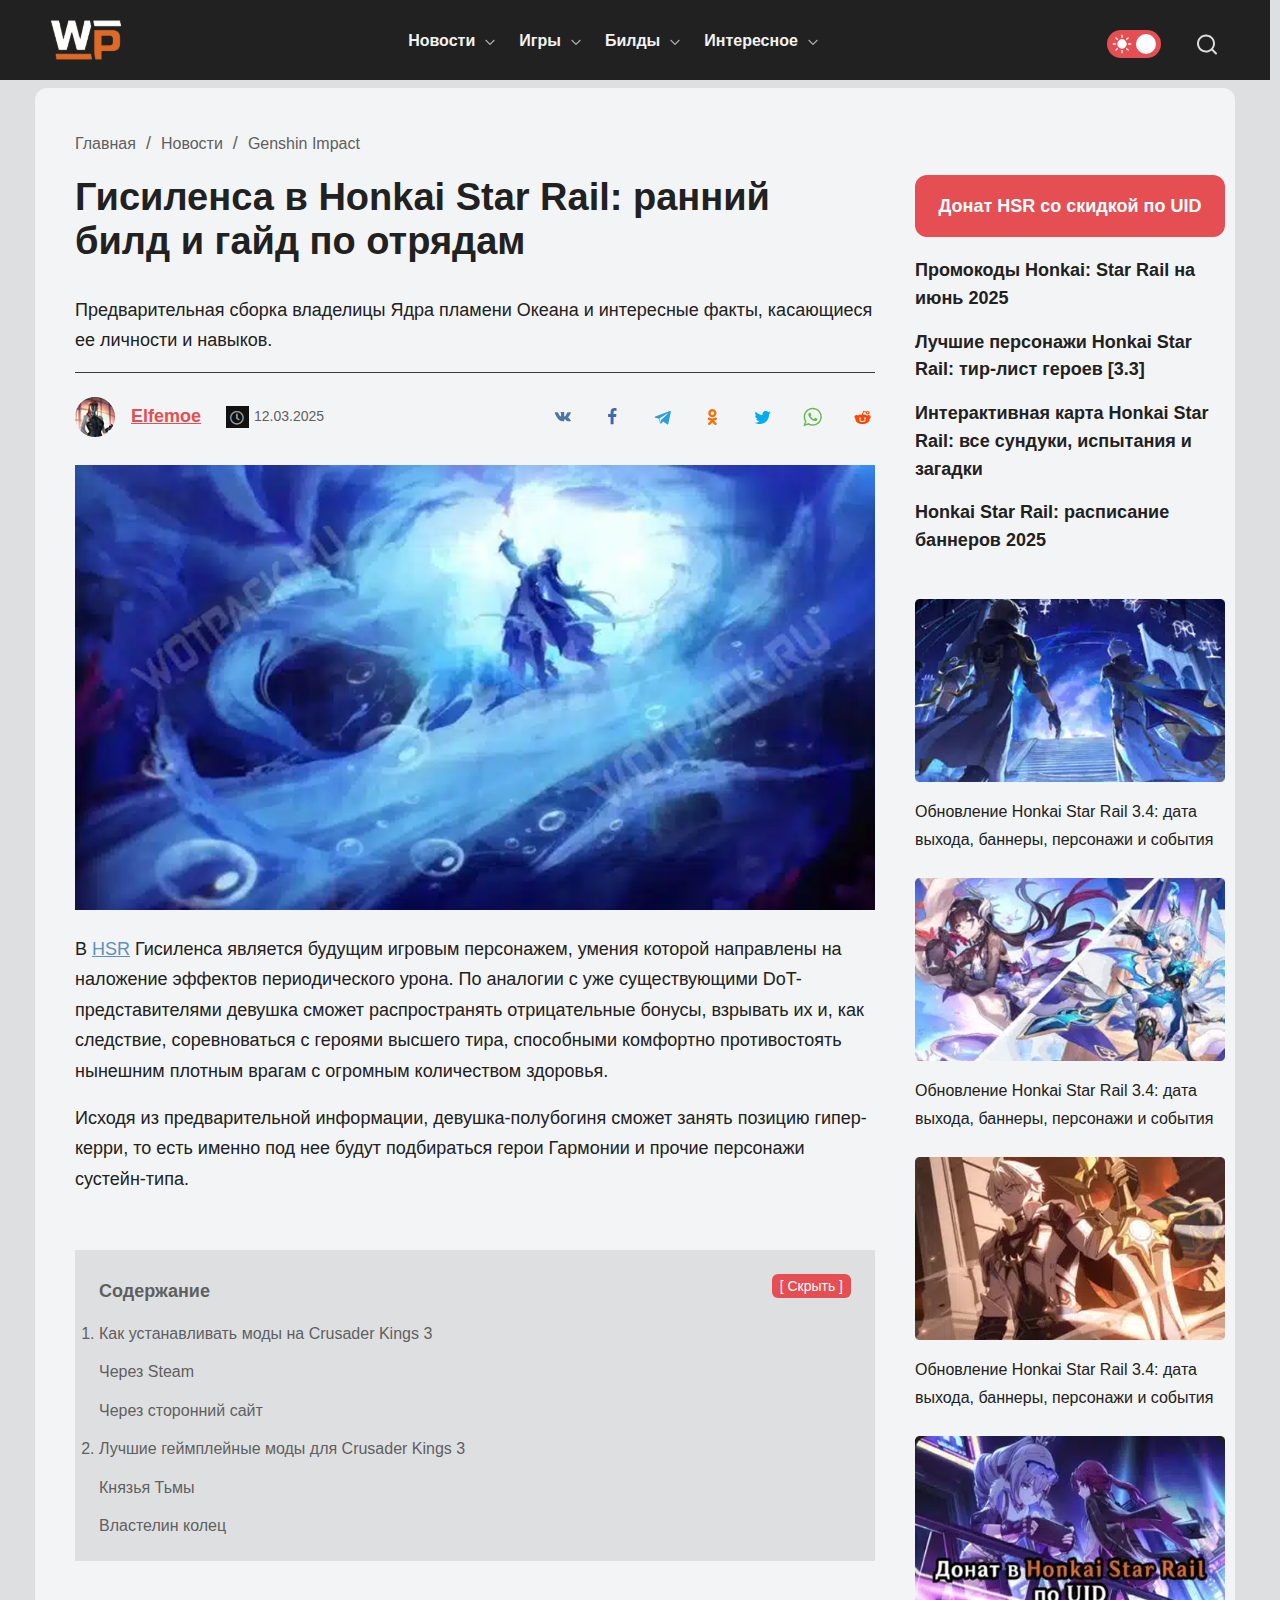
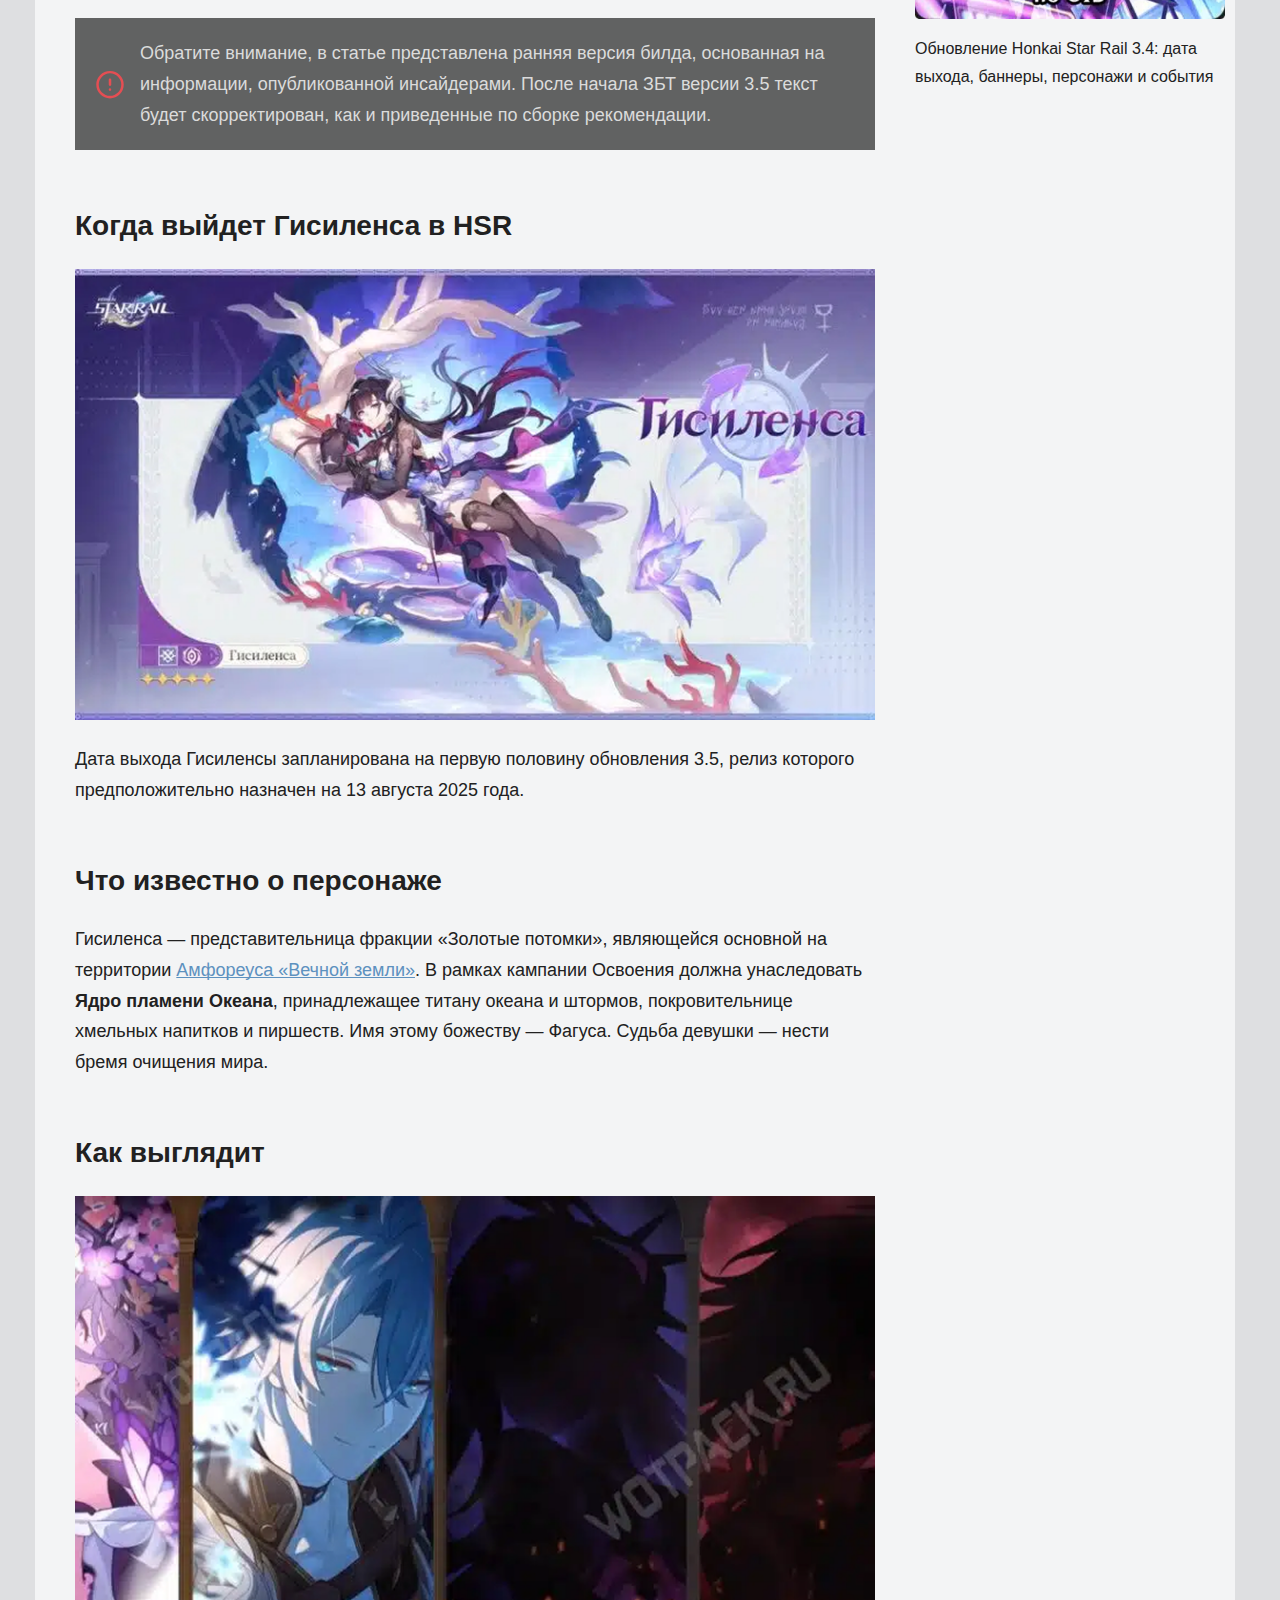
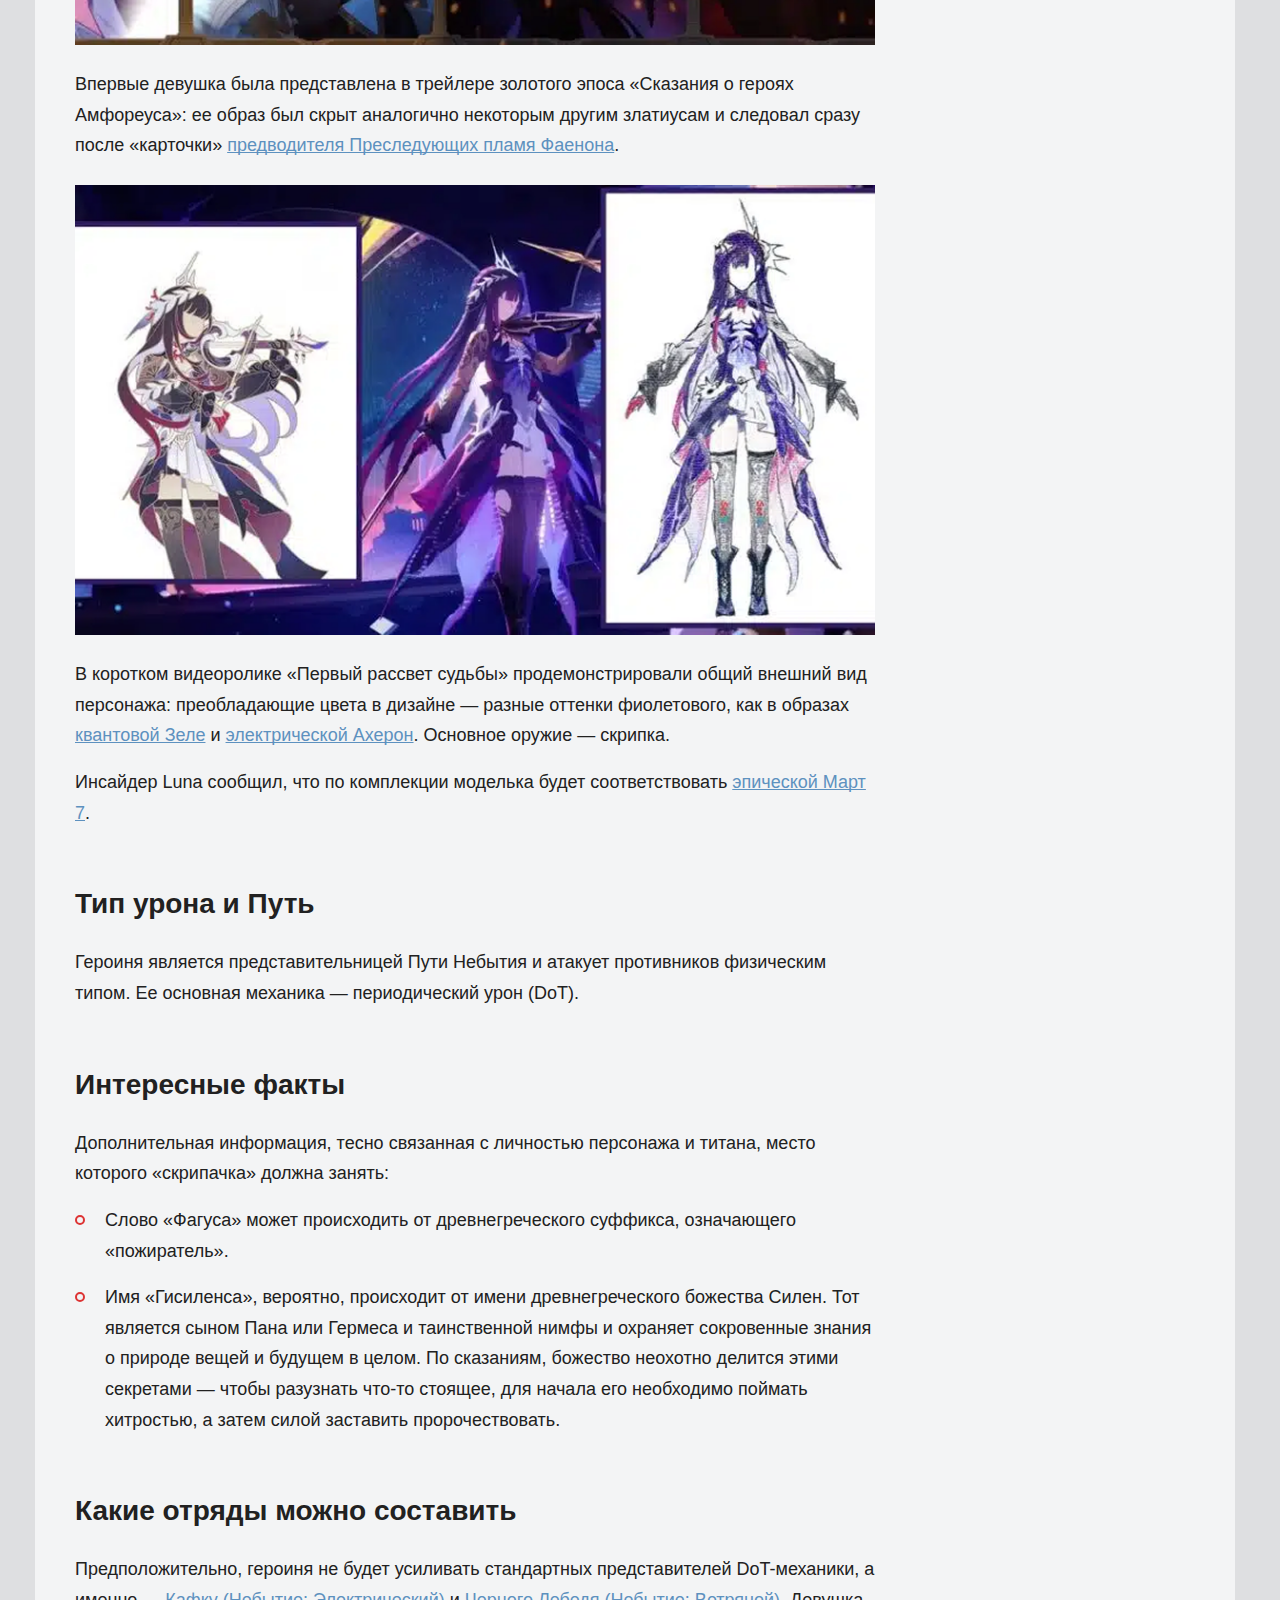
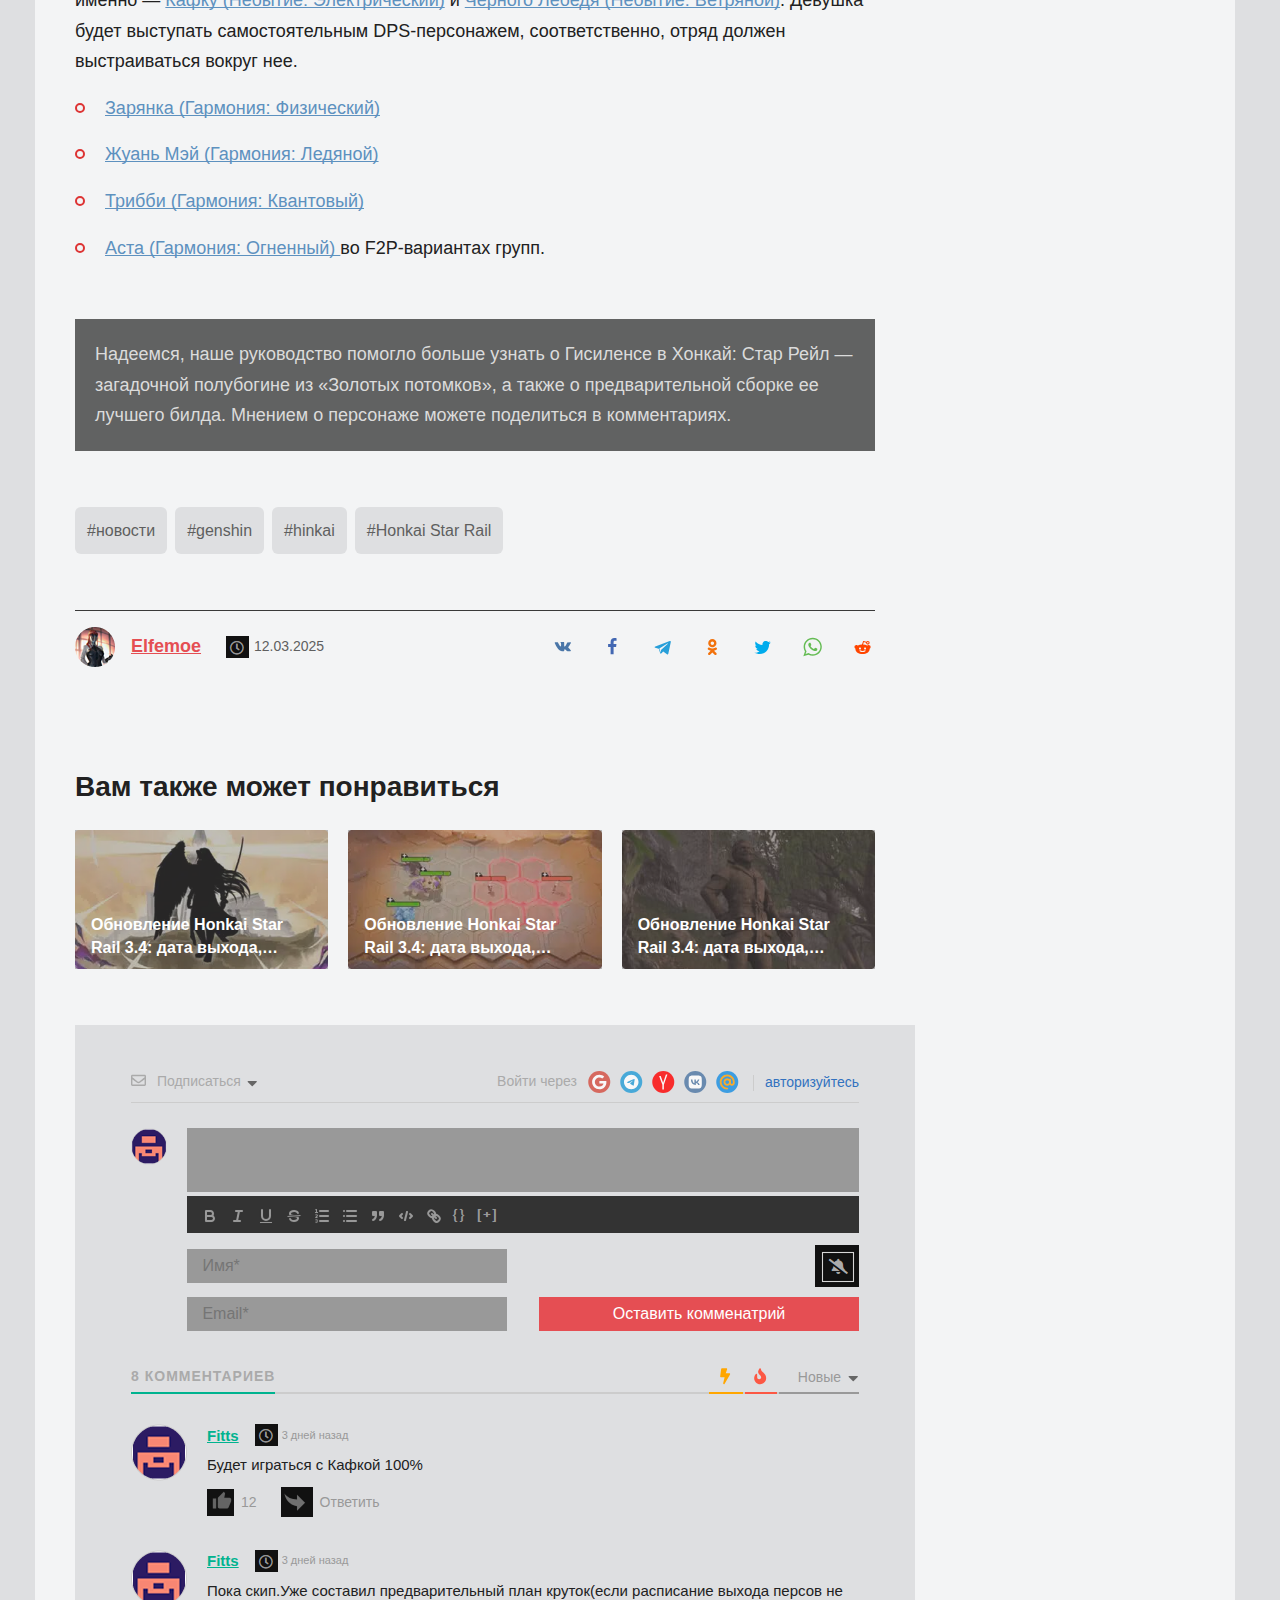
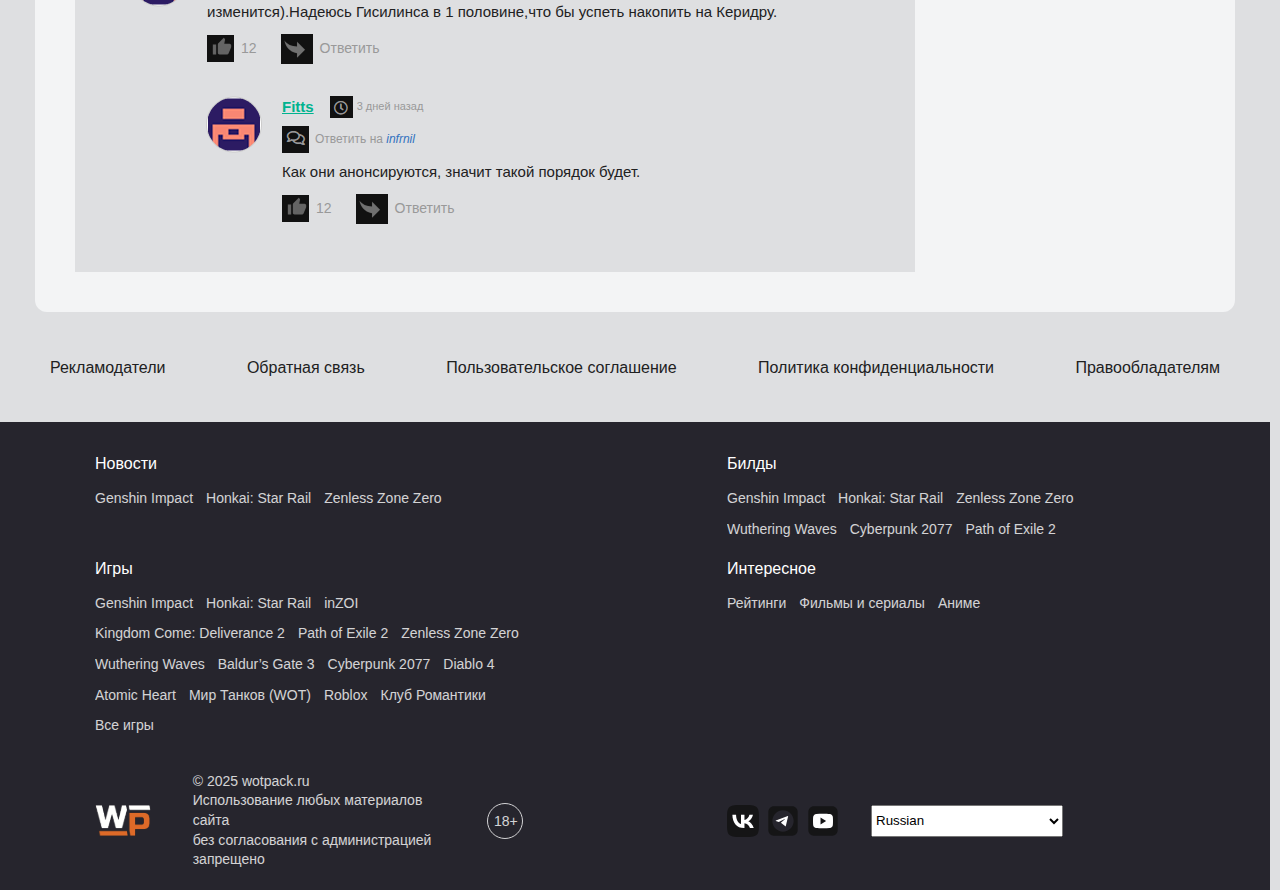
<file: pages/news.html>
<!DOCTYPE html>
<html lang="ru">
<head>
    <meta charset="UTF-8">
    <meta name="viewport" content="width=device-width, initial-scale=1.0">
    <title>Новости</title>
    <link rel="stylesheet" href="../css/style.min.css">
</head>
<body>
    <script>
        const theme = localStorage.getItem('theme');
            if(theme) {
                document.body.classList.add(theme);
            }
    </script>
    <div class="body-wrapper">
        <header class="header">
        <div class="container">
            <div class="header__inner">
                <a class="logo" href="../index.html">
                    <img class="logo__link" src="../images/svgicons/logo.svg" alt="Wotpack.ru - игры, новости, гайды, прохождения">
                </a>
                <nav class="menu">
                    <button class="burger__menu">
                        <span></span>
                        <span></span>
                        <span></span>
                    </button>
                    <ul class="menu__list">
                        <li class="menu__list-item">
                            <a class="menu__item-link" href="#">
                                Новости
                            </a>
                            <ul class="dropdown__list">
                                <li class="dropdown__item">
                                    <a class="dropdown__item-link" href="#">
                                        Рубрики
                                    </a>
                                </li>
                                <li class="dropdown__item">
                                    <a class="dropdown__item-link" href="#">
                                        Посты
                                    </a>
                                </li>
                                <li class="dropdown__item">
                                    <a class="dropdown__item-link" href="#">
                                        Записи
                                    </a>
                                </li>
                            </ul>
                        </li>
                        <li class="menu__list-item">
                            <a class="menu__item-link" href="#">
                                Игры
                            </a>
                            <ul class="dropdown__list">
                                <li class="dropdown__item">
                                    <a class="dropdown__item-link" href="#">
                                        Atomic Heart
                                    </a>
                                </li>
                                <li class="dropdown__item">
                                    <a class="dropdown__item-link" href="#">
                                        Cyberpunk 2077
                                    </a>
                                </li>
                                <li class="dropdown__item">
                                    <a class="dropdown__item-link" href="#">
                                        Genshin impact
                                    </a>
                                </li>
                            </ul>
                        </li>
                        <li class="menu__list-item">
                            <a class="menu__item-link" href="#">
                                Билды
                            </a>
                            <ul class="dropdown__list">
                                <li class="dropdown__item">
                                    <a class="dropdown__item-link" href="#">
                                        Обновление
                                    </a>
                                </li>
                                 <li class="dropdown__item">
                                    <a class="dropdown__item-link" href="#">
                                        Гайды
                                    </a>
                                </li>
                                <li class="dropdown__item">
                                    <a class="dropdown__item-link" href="agreement.html">
                                        Пользовательское соглашение
                                    </a>
                                </li>
                                <li class="dropdown__item">
                                    <a class="dropdown__item-link" href="policy.html">
                                        Политика конфиденциальности
                                    </a>
                                </li>
                                <li class="dropdown__item">
                                    <a class="dropdown__item-link" href="feedback.html">
                                        Обратная связь
                                    </a>
                                </li>
                                <li class="dropdown__item">
                                    <a class="dropdown__item-link" href="hero.html">
                                        Другое
                                    </a>
                                </li>
                            </ul>
                        </li>
                        <li class="menu__list-item">
                            <a class="menu__item-link" href="#">
                                Интересное
                            </a>
                            <ul class="dropdown__list">
                                <li class="dropdown__item">
                                    <a class="dropdown__item-link" href="#">
                                        Донаты
                                    </a>
                                </li>
                                <li class="dropdown__item">
                                    <a class="dropdown__item-link" href="#">
                                        Гайды
                                    </a>
                                </li>
                                <li class="dropdown__item">
                                    <a class="dropdown__item-link" href="hero.html">
                                        Другое
                                    </a>
                                </li>
                            </ul>
                        </li>
                    </ul>
                </nav>
                <div class="header__items">
                    <div class="header__item">
                        <button class="theme-mode" id="night-theme-btn">
                            <svg class="theme-mode__svg sun" width="20" height="20" viewBox="0 0 20 20" fill="none" xmlns="http://www.w3.org/2000/svg">
                                    <g clip-path="url(#clip0_35_13377)">
                                        <path d="M9.98964 0.658284C9.81306 0.661045 9.64478 0.733751 9.52175 0.860447C9.39871 0.987143 9.33097 1.15748 9.33339 1.33407V3.33407C9.33214 3.42241 9.34846 3.51012 9.3814 3.59209C9.41434 3.67407 9.46325 3.74869 9.52528 3.8116C9.58731 3.87451 9.66123 3.92447 9.74273 3.95857C9.82424 3.99267 9.91171 4.01023 10.0001 4.01023C10.0884 4.01023 10.1759 3.99267 10.2574 3.95857C10.3389 3.92447 10.4128 3.87451 10.4748 3.8116C10.5369 3.74869 10.5858 3.67407 10.6187 3.59209C10.6517 3.51012 10.668 3.42241 10.6667 3.33407V1.33407C10.6679 1.24487 10.6513 1.15634 10.6176 1.07371C10.584 0.991088 10.5342 0.916045 10.471 0.853031C10.4079 0.790017 10.3328 0.740313 10.2501 0.706861C10.1674 0.67341 10.0788 0.656891 9.98964 0.658284ZM3.86464 3.19995C3.73213 3.20024 3.60271 3.24002 3.4929 3.31419C3.3831 3.38837 3.29788 3.49358 3.24814 3.6164C3.1984 3.73922 3.18638 3.87408 3.21362 4.00376C3.24087 4.13344 3.30614 4.25206 3.4011 4.34448L4.81516 5.75854C4.87659 5.82253 4.95017 5.87361 5.03159 5.9088C5.11301 5.94398 5.20063 5.96257 5.28932 5.96348C5.37801 5.96438 5.466 5.94757 5.54811 5.91405C5.63023 5.88052 5.70483 5.83095 5.76755 5.76823C5.83027 5.70551 5.87984 5.63091 5.91337 5.54879C5.9469 5.46667 5.9637 5.37869 5.9628 5.29C5.9619 5.20131 5.94331 5.11368 5.90812 5.03226C5.87293 4.95085 5.82185 4.87727 5.75787 4.81584L4.34381 3.40177C4.28153 3.33775 4.20702 3.2869 4.12471 3.25223C4.04239 3.21756 3.95395 3.19978 3.86464 3.19995ZM16.1146 3.19995C15.9414 3.20511 15.7771 3.2775 15.6563 3.40177L14.2422 4.81584C14.1783 4.87727 14.1272 4.95085 14.092 5.03226C14.0568 5.11368 14.0382 5.2013 14.0373 5.29C14.0364 5.37869 14.0532 5.46667 14.0867 5.54879C14.1203 5.6309 14.1698 5.70551 14.2326 5.76822C14.2953 5.83094 14.3699 5.88052 14.452 5.91404C14.5341 5.94757 14.6221 5.96437 14.7108 5.96347C14.7995 5.96257 14.8871 5.94398 14.9685 5.90879C15.0499 5.87361 15.1235 5.82253 15.185 5.75854L16.599 4.34448C16.6953 4.25084 16.7611 4.13028 16.7878 3.9986C16.8144 3.86692 16.8007 3.73026 16.7483 3.60654C16.6959 3.48282 16.6074 3.3778 16.4944 3.30524C16.3813 3.23269 16.2489 3.19599 16.1146 3.19995ZM10.0001 5.33407C8.76238 5.33407 7.57539 5.82573 6.70022 6.7009C5.82505 7.57607 5.33339 8.76306 5.33339 10.0007C5.33339 11.2384 5.82505 12.4254 6.70022 13.3006C7.57539 14.1757 8.76238 14.6674 10.0001 14.6674C11.2377 14.6674 12.4247 14.1757 13.2999 13.3006C14.1751 12.4254 14.6667 11.2384 14.6667 10.0007C14.6667 8.76306 14.1751 7.57607 13.2999 6.7009C12.4247 5.82573 11.2377 5.33407 10.0001 5.33407ZM1.33339 9.33407C1.24505 9.33282 1.15734 9.34914 1.07536 9.38208C0.993381 9.41502 0.918767 9.46393 0.855854 9.52596C0.79294 9.58799 0.742983 9.6619 0.708885 9.74341C0.674786 9.82491 0.657227 9.91238 0.657227 10.0007C0.657227 10.0891 0.674786 10.1766 0.708885 10.2581C0.742983 10.3396 0.79294 10.4135 0.855854 10.4755C0.918767 10.5375 0.993381 10.5864 1.07536 10.6194C1.15734 10.6523 1.24505 10.6686 1.33339 10.6674H3.33339C3.42173 10.6686 3.50944 10.6523 3.59142 10.6194C3.6734 10.5864 3.74801 10.5375 3.81092 10.4755C3.87384 10.4135 3.92379 10.3396 3.95789 10.2581C3.99199 10.1766 4.00955 10.0891 4.00955 10.0007C4.00955 9.91238 3.99199 9.82491 3.95789 9.74341C3.92379 9.6619 3.87384 9.58799 3.81092 9.52596C3.74801 9.46393 3.6734 9.41502 3.59142 9.38208C3.50944 9.34914 3.42173 9.33282 3.33339 9.33407H1.33339ZM16.6667 9.33407C16.5784 9.33282 16.4907 9.34914 16.4087 9.38208C16.3267 9.41502 16.2521 9.46393 16.1892 9.52596C16.1263 9.58799 16.0763 9.6619 16.0422 9.74341C16.0081 9.82491 15.9906 9.91238 15.9906 10.0007C15.9906 10.0891 16.0081 10.1766 16.0422 10.2581C16.0763 10.3396 16.1263 10.4135 16.1892 10.4755C16.2521 10.5375 16.3267 10.5864 16.4087 10.6194C16.4907 10.6523 16.5784 10.6686 16.6667 10.6674H18.6667C18.7551 10.6686 18.8428 10.6523 18.9248 10.6194C19.0067 10.5864 19.0813 10.5375 19.1443 10.4755C19.2072 10.4135 19.2571 10.3396 19.2912 10.2581C19.3253 10.1766 19.3429 10.0891 19.3429 10.0007C19.3429 9.91238 19.3253 9.82491 19.2912 9.74341C19.2571 9.6619 19.2072 9.58799 19.1443 9.52596C19.0813 9.46393 19.0067 9.41502 18.9248 9.38208C18.8428 9.34914 18.7551 9.33282 18.6667 9.33407H16.6667ZM5.27349 14.0411C5.10029 14.0463 4.93591 14.1186 4.81516 14.2429L3.4011 15.657C3.33712 15.7184 3.28604 15.792 3.25085 15.8734C3.21566 15.9548 3.19707 16.0425 3.19617 16.1311C3.19527 16.2198 3.21207 16.3078 3.2456 16.3899C3.27912 16.4721 3.3287 16.5467 3.39142 16.6094C3.45413 16.6721 3.52874 16.7217 3.61085 16.7552C3.69297 16.7887 3.78095 16.8055 3.86964 16.8046C3.95834 16.8037 4.04596 16.7851 4.12738 16.7499C4.2088 16.7148 4.28237 16.6637 4.34381 16.5997L5.75787 15.1856C5.8542 15.092 5.92 14.9714 5.94664 14.8397C5.97328 14.7081 5.95952 14.5714 5.90716 14.4477C5.8548 14.324 5.76628 14.2189 5.65321 14.1464C5.54013 14.0738 5.40778 14.0371 5.27349 14.0411ZM14.7071 14.0411C14.5745 14.0411 14.4449 14.0807 14.3349 14.1548C14.2249 14.2289 14.1394 14.3341 14.0895 14.4569C14.0396 14.5798 14.0275 14.7148 14.0547 14.8446C14.0819 14.9744 14.1472 15.0931 14.2422 15.1856L15.6563 16.5997C15.7177 16.6637 15.7913 16.7148 15.8727 16.7499C15.9542 16.7851 16.0418 16.8037 16.1305 16.8046C16.2192 16.8055 16.3071 16.7887 16.3893 16.7552C16.4714 16.7217 16.546 16.6721 16.6087 16.6094C16.6714 16.5466 16.721 16.472 16.7545 16.3899C16.788 16.3078 16.8048 16.2198 16.8039 16.1311C16.803 16.0424 16.7844 15.9548 16.7493 15.8734C16.7141 15.792 16.663 15.7184 16.599 15.657L15.185 14.2429C15.1228 14.1791 15.0485 14.1283 14.9665 14.0936C14.8844 14.059 14.7962 14.0411 14.7071 14.0411ZM9.98964 15.9916C9.81306 15.9944 9.64478 16.0671 9.52175 16.1938C9.39871 16.3205 9.33097 16.4908 9.33339 16.6674V18.6674C9.33214 18.7557 9.34846 18.8434 9.3814 18.9254C9.41434 19.0074 9.46325 19.082 9.52528 19.1449C9.58731 19.2078 9.66123 19.2578 9.74273 19.2919C9.82424 19.326 9.91171 19.3436 10.0001 19.3436C10.0884 19.3436 10.1759 19.326 10.2574 19.2919C10.3389 19.2578 10.4128 19.2078 10.4748 19.1449C10.5369 19.082 10.5858 19.0074 10.6187 18.9254C10.6517 18.8434 10.668 18.7557 10.6667 18.6674V16.6674C10.6679 16.5782 10.6513 16.4897 10.6176 16.407C10.584 16.3244 10.5342 16.2494 10.471 16.1864C10.4079 16.1234 10.3328 16.0736 10.2501 16.0402C10.1674 16.0067 10.0788 15.9902 9.98964 15.9916Z" fill="white" />
                                    </g>
                                    <defs>
                                        <clipPath id="clip0_35_13377">
                                        <rect width="20" height="20" fill="white" />
                                        </clipPath>
                                    </defs>
                                </svg>
                                <svg class="theme-mode__svg circle" width="20" height="20" viewBox="0 0 20 20" fill="none" xmlns="http://www.w3.org/2000/svg">
                                    <circle cx="10" cy="10" r="10" fill="white" />
                                </svg>
                                <svg class="theme-mode__svg moon" width="16" height="16" viewBox="0 0 16 16" fill="none" xmlns="http://www.w3.org/2000/svg">
                                    <path d="M15.8328 10.3767C15.7502 10.2939 15.6446 10.2379 15.5296 10.2162C15.4147 10.1944 15.2959 10.2079 15.1888 10.2549C13.868 10.8308 12.4043 10.9955 10.9885 10.7274C9.57276 10.4594 8.27057 9.77116 7.25169 8.75235C6.23281 7.73354 5.5445 6.43145 5.27646 5.01578C5.00843 3.60012 5.17311 2.13655 5.74903 0.815827C5.79668 0.708663 5.81072 0.589577 5.78932 0.47427C5.76791 0.358963 5.71206 0.25285 5.62913 0.169923C5.54619 0.0869959 5.44007 0.0311486 5.32476 0.00974452C5.20944 -0.0116595 5.09035 0.00238484 4.98318 0.050026C3.74202 0.594055 2.65243 1.4328 1.80901 2.49345C0.965593 3.55409 0.393844 4.80457 0.143406 6.1363C-0.107032 7.46803 -0.0285871 8.84076 0.371929 10.1353C0.772445 11.4298 1.48293 12.607 2.44168 13.5647C3.40044 14.5224 4.57848 15.2316 5.87354 15.6307C7.16859 16.0298 8.5415 16.1068 9.87306 15.855C11.2046 15.6031 12.4546 15.0301 13.5144 14.1856C14.5742 13.3411 15.4119 12.2507 15.9546 11.0091C15.9991 10.9035 16.0112 10.787 15.9895 10.6745C15.9678 10.5619 15.9133 10.4583 15.8328 10.3767Z" fill="white" />
                                </svg>
                        </button>
                    </div>
                    <div class="header__item">
                        <div class="header__item">
                            <search class="header__item-search">
                                <form class="header__form">
                                    <input class="header__form-input" type="search">
                                    <button class="header__form-btn" type="submit">
                                        <img class="search__icon" src="../images/svgicons/search.svg" alt="search">
                                    </button>
                                </form>
                            </search>
                            <div class="header__form-search">
                                <input class="header__form-search-input search" type="text" placeholder="Поиск">
                                    <button class="header__form-btn header__form-search-btn">
                                        <img class="search__icon" src="../images/svgicons/search.svg" alt="search">
                                        <img class="close__icon" src="../images/svgicons/close.svg" alt="close">
                                    </button>
                                <div class="result-box"></div>
                            </div>
                        </div>
                    </div>
		        </div>
            </div>
        </div>
    </header>
    <div class="breadcrumbs">
        <div class="container breadcrumbs__wrapper section">
            <ul class="breadcrumbs__list">
                <li class="breadcrumbs__item">
                    <a class="breadcrumbs__item-link" href="#">
                        Главная
                    </a>
                </li>
                <li class="breadcrumbs__item">
                    <a class="breadcrumbs__item-link" href="#">
                        Новости 
                    </a>
                </li>
                <li class="breadcrumbs__item">
                    <a class="breadcrumbs__item-link" href="#">
                        Genshin Impact
                    </a>
                </li>
            </ul>
        </div>
    </div>
    <main class="main">
        <section class="guide">
            <div class="container guide__container section">
                <div class="guide__wrapper">
                    <div class="guide__aside">
                        <aside class="aside">
                            <div class="aside__content">
                                <a class="aside__link" href="#">
                                    Донат HSR со скидкой по UID
                                </a>
                                <ul class="aside__list">
                                    <li class="aside__list-item">
                                        Промокоды Honkai: Star Rail на июнь 2025
                                    </li>
                                    <li class="aside__list-item">
                                        Лучшие персонажи Honkai Star Rail: тир-лист героев [3.3]
                                    </li>
                                    <li class="aside__list-item">
                                        Интерактивная карта Honkai Star Rail: все сундуки, испытания и загадки
                                    </li>
                                    <li class="aside__list-item">
                                        Honkai Star Rail: расписание баннеров 2025
                                    </li>
                                </ul>
                                <div class="aside__cards">
                                    <a class="aside__card" href="#">
                                        <div class="aside__card-img">
                                            <img class="aside__card-images" src="../images/img/img-1.png" alt="Honkai Star Rail">
                                        </div>
                                        <p class="aside__card-text">
                                            Обновление Honkai Star Rail 3.4: дата выхода, баннеры, персонажи и события
                                        </p>
                                    </a>
                                      <a class="aside__card" href="#">
                                        <div class="aside__card-img">
                                            <img class="aside__card-images" src="../images/img/img-2.png" alt="Honkai Star Rail">
                                        </div>
                                        <p class="aside__card-text">
                                            Обновление Honkai Star Rail 3.4: дата выхода, баннеры, персонажи и события
                                        </p>
                                    </a>
                                      <a class="aside__card" href="#">
                                        <div class="aside__card-img">
                                            <img class="aside__card-images" src="../images/img/img-3.png" loading="lazy" alt="Honkai Star Rail">
                                        </div>
                                        <p class="aside__card-text">
                                            Обновление Honkai Star Rail 3.4: дата выхода, баннеры, персонажи и события
                                        </p>
                                    </a>
                                      <a class="aside__card" href="#">
                                        <div class="aside__card-img">
                                            <img class="aside__card-images" src="../images/img/img-4.png" loading="lazy" alt="Honkai Star Rail">
                                        </div>
                                        <p class="aside__card-text">
                                            Обновление Honkai Star Rail 3.4: дата выхода, баннеры, персонажи и события
                                        </p>
                                    </a>
                                </div>
                            </div>
                        </aside>
                    </div>
                    <div class="guide__content">
                        <h1 class="guide__title">
                            Гисиленса в Honkai Star Rail: ранний билд 
                            и гайд по отрядам
                        </h1>
                        <p class="guide__text">
                            Предварительная сборка владелицы Ядра пламени Океана и интересные факты, касающиеся ее личности и навыков.
                        </p>
                        <div class="guide__user">
                            <div class="guide__user-left">
                                <div class="user">
                                    <img class="user__avatar-img" src="../images/img/author.png" alt="author">
                                    <a class="user__name" href="author.html">
                                        Elfemoe
                                    </a>
                                </div>
                                <div class="attendance">
                                    <img class="clock" src="../images/img/clock.png" alt="clock">
                                    <p class="attendance__text">
                                        12.03.2025
                                    </p>
                                </div>
                            </div>
                            <div class="guide__user-right">
                                <ul class="guide__social-list">
                                    <li class="guide__social-item">
                                        <a class="guide__social-link" href="#">
                                            <img class="vk" src="../images/svgicons/new-vk.svg" alt="vk">
                                        </a>
                                    </li>
                                    <li class="guide__social-item">
                                        <a class="guide__social-link" href="#">
                                            <img class="facebook" src="../images/svgicons/facebook.svg" alt="facebook">
                                        </a>
                                    </li>
                                    <li class="guide__social-item">
                                        <a class="guide__social-link" href="#">
                                            <img class="telegram" src="../images/svgicons/new-telegram.svg" alt="telegram">
                                        </a>
                                    </li>
                                    <li class="guide__social-item">
                                        <a class="guide__social-link" href="#">
                                            <img class="ok" src="../images/svgicons/ok.svg" alt="ok">
                                        </a>
                                    </li>
                                    <li class="guide__social-item">
                                        <a class="guide__social-link" href="#">
                                            <img class="whatsapp" src="../images/svgicons/x.svg" alt="x">
                                        </a>
                                    </li>
                                    <li class="guide__social-item">
                                        <a class="guide__social-link" href="#">
                                            <img class="whatsapp" src="../images/svgicons/whatsapp.svg" alt="whatsapp">
                                        </a>
                                    </li>
                                    <li class="guide__social-item">
                                        <a class="guide__social-link" href="#">
                                            <img class="reddit" src="../images/svgicons/reddit.svg" alt="reddit">
                                        </a>
                                    </li>
                                </ul>
                            </div>
                        </div>
                        <div class="guide__descr">
                            <div class="guide__descr-img">
                                <img class="gisilens" src="../images/img/gisilens.png" alt="gisilens">
                            </div>
                            <p class="guide__descr-text">
                                В <a class="guide__descr-link" href="#">HSR</a> Гисиленса является будущим игровым персонажем, умения которой направлены на наложение эффектов периодического урона. По аналогии с уже существующими DoT-представителями девушка сможет распространять отрицательные бонусы, взрывать их и, как следствие, соревноваться с героями высшего тира, способными комфортно противостоять нынешним плотным врагам с огромным количеством здоровья.
                            </p>
                            <p class="guide__descr-text">
                                Исходя из предварительной информации, девушка-полубогиня сможет занять позицию гипер-керри, то есть именно под нее будут подбираться герои Гармонии и прочие персонажи сустейн-типа.
                            </p>
                        </div>
                        <div class="content">
                            <button class="content__btn">
                                [ Скрыть ]
                            </button>
                            <div class="content__inner">
                                <h4 class="content__title">
                                    Содержание
                                </h4>
                                <ol class="content__list-number">
                                    <li class="content__item-number">
                                        Как устанавливать моды на Crusader Kings 3

                                        <ul class="content__list-mark">
                                            <li class="content__item-mark">
                                                Через Steam
                                            </li>
                                              <li class="content__item-mark">
                                                Через сторонний сайт
                                            </li>
                                        </ul>
                                    </li>
                                    <li class="content__item-number">
                                        Лучшие геймплейные моды для Crusader Kings 3
                                        <ul class="content__list-mark">
                                            <li class="content__item-mark">
                                                Князья Тьмы
                                            </li>
                                               <li class="content__item-mark">
                                                Властелин колец
                                            </li>
                                        </ul>
                                    </li>
                                </ol>
                            </div>
                        </div>
                        <div class="warning">
                            <div class="warning__content">
                                <img class="warning__content-icon" src="../images/svgicons/warning.svg" alt="warning">
                                <p class="warning__content-text">
                                    Обратите внимание, в статье представлена ранняя версия билда, основанная на информации, опубликованной инсайдерами. После начала ЗБТ версии 3.5 текст будет скорректирован, как и приведенные по сборке рекомендации.
                                </p>
                            </div>
                        </div>
                        <div class="guide soon">
                            <div class="soon__items">
                                <div class="soon__item">
                                    <div class="soon__content">
                                        <h3 class="soon__content-title title">
                                            Когда выйдет Гисиленса в HSR
                                        </h3>
                                    <img class="soon__content-img" loading="lazy" src="../images/img/hsr.png" alt="Гисиленса в HSR">
                                    <p class="soon__content-text">
                                        Дата выхода Гисиленсы запланирована на первую   половину обновления 3.5, релиз которого   предположительно назначен на 13 августа 2025 года.
                                        </p>
                                    </div>
                                </div>
                                <div class="soon__item">
                                    <div class="soon__content">
                                        <h3 class="soon__content-title title">
                                            Что известно о персонаже
                                        </h3>
                                        <p class="soon__content-text">
                                            Гисиленса — представительница фракции «Золотые потомки», являющейся основной на территории <span class="soon__content-decor">Амфореуса «Вечной земли»</span>. В рамках кампании Освоения должна унаследовать <span class="soon__content-span">Ядро пламени Океана</span>, принадлежащее титану океана и штормов, покровительнице хмельных напитков и пиршеств. Имя этому божеству — Фагуса. Судьба девушки — нести бремя очищения мира.
                                        </p>
                                    </div>
                                </div>
                                <div class="soon__item">
                                    <div class="soon__content">
                                        <h3 class="soon__content-title title">
                                            Как выглядит
                                        </h3>
                                        <img class="soon__content-img" src="../images/img/look.png" alt="Как выглядит">
                                        <p class="soon__content-text small-margin">
                                            Впервые девушка была представлена в трейлере золотого эпоса «Сказания о героях Амфореуса»: ее образ был скрыт аналогично некоторым другим златиусам и следовал сразу после «карточки» <span class="soon__content-decor">предводителя Преследующих пламя Фаенона</span>.
                                        </p>
                                    </div>
                                    <div class="soon__content">
                                        <img class="soon__content-img" src="../images/img/appearance.png" loading="lazy" alt="Внешний вид">
                                        <p class="soon__content-text soon__content-text--smallmargin">
                                            В коротком видеоролике «Первый рассвет судьбы» продемонстрировали общий внешний вид персонажа: преобладающие цвета в дизайне — разные оттенки фиолетового, как в образах <span class="soon__content-decor">квантовой Зеле</span> и <span class="soon__content-decor">электрической Ахерон</span>. Основное оружие — скрипка.
                                        </p>
                                        <p class="soon__content-text">
                                            Инсайдер Luna сообщил, что по комплекции моделька будет соответствовать <span class="soon__content-decor">эпической Март 7</span>.
                                        </p>
                                    </div>
                                </div>
                                 <div class="soon__item">
                                    <div class="soon__content">
                                        <h3 class="soon__content-title title">
                                            Тип урона и Путь
                                        </h3>
                                        <p class="soon__content-text">
                                            Героиня является представительницей Пути Небытия и атакует противников физическим типом. Ее основная механика — периодический урон (DoT).
                                        </p>
                                    </div>
                                </div>
                                <div class="soon__item">
                                    <div class="soon__content">
                                        <h3 class="soon__content-title title">
                                            Интересные факты
                                        </h3>
                                        <p class="soon__content-text soon__content-text--smallmargin">
                                            Дополнительная информация, тесно связанная с личностью персонажа и титана, место которого «скрипачка» должна занять:
                                        </p>
                                    </div>
                                    <div class="soon__content-box">
                                        <ul class="soon__list">
                                            <li class="soon__list-item">
                                                Слово «Фагуса» может происходить от древнегреческого суффикса, означающего «пожиратель».
                                            </li>
                                            <li class="soon__list-item">
                                                Имя «Гисиленса», вероятно, происходит от имени древнегреческого божества Силен. Тот является сыном Пана или Гермеса и таинственной нимфы и охраняет сокровенные знания о природе вещей и будущем в целом. По сказаниям, божество неохотно делится этими секретами — чтобы разузнать что-то стоящее, для начала его необходимо поймать хитростью, а затем силой заставить пророчествовать.
                                            </li>
                                        </ul>
                                    </div>
                                </div>
                                <div class="soon__item">
                                    <div class="soon__content">
                                        <h3 class="soon__content-title title">
                                            Какие отряды можно составить
                                        </h3>
                                        <p class="soon__content-text soon__content-text--smallmargin">
                                            Предположительно, героиня не будет усиливать стандартных представителей DoT-механики, а именно — <a class="soon__content-decor" href="#">Кафку (Небытие: Электрический)</a> и <a class="soon__content-decor" href="#">Черного Лебедя (Небытие: Ветряной)</a>. Девушка будет выступать самостоятельным DPS-персонажем, соответственно, отряд должен выстраиваться вокруг нее.
                                        </p>
                                    </div>
                                    <div class="soon__content-box">
                                        <ul class="soon__list">
                                            <li class="soon__list-item">
                                                <a class="soon__item-link" href="#">
                                                    Зарянка (Гармония: Физический)
                                                </a>
                                            </li>
                                            <li class="soon__list-item">
                                                <a class="soon__item-link" href="#">
                                                    Жуань Мэй (Гармония: Ледяной)
                                                </a>
                                            </li>
                                            <li class="soon__list-item">
                                                <a class="soon__item-link" href="#">
                                                    Трибби (Гармония: Квантовый)
                                                </a>
                                            </li>
                                              <li class="soon__list-item">
                                                <a class="soon__item-link" href="#">
                                                    Аста (Гармония: Огненный) 
                                                    <span>во F2P-вариантах групп.</span>
                                                </a>
                                            </li>
                                        </ul>
                                    </div>
                                </div>
                                <div class="warning">
                                    <div class="warning__content warning__content--decor">
                                        <p class="warning__content-text">
                                            Надеемся, наше руководство помогло больше узнать о Гисиленсе в Хонкай: Стар Рейл — загадочной полубогине из «Золотых потомков», а также о предварительной сборке ее лучшего билда. Мнением о персонаже можете поделиться в комментариях.
                                        </p>
                                    </div>
                                </div>
                                <div class="tags">
                                    <ul class="tag__list">
                                        <li class="tag__item-list">
                                            <a class="tag__item-link" href="#">#новости</a>
                                        </li>
                                        <li class="tag__item-list">
                                            <a class="tag__item-link" href="#">#genshin</a>
                                        </li>
                                        <li class="tag__item-list">
                                            <a class="tag__item-link" href="#">#hinkai</a>
                                        </li>
                                        <li class="tag__item-list">
                                            <a class="tag__item-link" href="#">#Honkai Star Rail</a>
                                        </li>
                                    </ul>
                                </div>
                                <div class="guide__user guide__user-bottom">
                                    <div class="guide__user-left">
                                        <div class="user">
                                            <img class="user__avatar-img" src="../images/img/author.png" alt="author">
                                            <a class="user__name" href="author.html">
                                                Elfemoe
                                            </a>
                                        </div>
                                        <div class="attendance">
                                            <img class="clock" src="../images/img/clock.png" alt="clock">
                                            <p class="attendance__text">
                                                12.03.2025
                                            </p>
                                        </div>
                                    </div>
                                    <div class="guide__user-right">
                                        <ul class="guide__social-list">
                                            <li class="guide__social-item">
                                                <a class="guide__social-link" href="#">
                                                    <img class="vk" src="../images/svgicons/new-vk.svg" alt="vk">
                                                </a>
                                            </li>
                                            <li class="guide__social-item">
                                                <a class="guide__social-link" href="#">
                                                    <img class="facebook" src="../images/svgicons/facebook.svg" alt="facebook">
                                                </a>
                                            </li>
                                            <li class="guide__social-item">
                                                <a class="guide__social-link" href="#">
                                                    <img class="telegram" src="../images/svgicons/new-telegram.svg" alt="telegram">
                                                </a>
                                            </li>
                                            <li class="guide__social-item">
                                                <a class="guide__social-link" href="#">
                                                    <img class="ok" src="../images/svgicons/ok.svg" alt="ok">
                                                </a>
                                            </li>
                                            <li class="guide__social-item">
                                                <a class="guide__social-link" href="#">
                                                    <img class="whatsapp" src="../images/svgicons/x.svg" alt="x">
                                                </a>
                                            </li>
                                            <li class="guide__social-item">
                                                <a class="guide__social-link" href="#">
                                                    <img class="whatsapp" src="../images/svgicons/whatsapp.svg" alt="whatsapp">
                                                </a>
                                            </li>
                                            <li class="guide__social-item">
                                                <a class="guide__social-link" href="#">
                                                    <img class="reddit" src="../images/svgicons/reddit.svg" alt="reddit">
                                                </a>
                                            </li>
                                        </ul>
                                    </div>
                                </div>
                                <div class="might-like">
                                    <h3 class="might-like__title title">
                                        Вам также может понравиться
                                    </h3>
                                    <div class="might-like__cards">
                                        <a class="might-like__card">
                                            <div class="might-like__card-images">
                                                <img class="might-like__card-img" src="../images/img/genshin impact.png" alt="Обновление Honkai Star Rail 3.4: дата выхода, баннеры, персонажи исобытия">
                                                <p class="might-like__card-text">
                                                    Обновление Honkai Star Rail 3.4: дата выхода, баннеры, персонажи исобытия
                                                </p>
                                            </div>
                                        </a>
                                        <a class="might-like__card">
                                            <div class="might-like__card-images">
                                                <img class="might-like__card-img" src="../images/img/game-3.png" loading="lazy" alt="Обновление Honkai Star Rail 3.4: дата выхода, баннеры, персонажи исобытия">
                                                <p class="might-like__card-text">
                                                    Обновление Honkai Star Rail 3.4: дата выхода, баннеры, персонажи исобытия
                                                </p>
                                            </div>
                                        </a>
                                        <a class="might-like__card">
                                            <div class="might-like__card-images">
                                                <img class="might-like__card-img" src="../images/img/elder.png" loading="lazy" alt="Обновление Honkai Star Rail 3.4: дата выхода, баннеры, персонажи исобытия">
                                                <p class="might-like__card-text">
                                                    Обновление Honkai Star Rail 3.4: дата выхода, баннеры, персонажи исобытия
                                                </p>
                                            </div>
                                        </a>
                                    </div>
                                </div>
                            </div>
                        </div>
                    </div>
                </div>
            </div>
        </section>
        <div class="comment">
            <div class="container comment__container section">
                <div class="comment__inner">
                    <div class="comment__top">
                        <div class="comment__newsletter-left">
                            <ul class="comment__list">
                                <li class="comment__item">
                                    <a class="comment__item-link" href="#">
                                        <span>
                                            <svg width="15" height="12" viewBox="0 0 15 12" fill="none" xmlns="http://www.w3.org/2000/svg">
                                            <path d="M13.5938 0.75C14.3555 0.75 15 1.39453 15 2.15625V10.5938C15 11.3848 14.3555 12 13.5938 12H1.40625C0.615234 12 0 11.3848 0 10.5938V2.15625C0 1.39453 0.615234 0.75 1.40625 0.75H13.5938ZM13.5938 2.15625H1.40625V3.35742C2.05078 3.91406 3.10547 4.73438 5.33203 6.49219C5.83008 6.87305 6.79688 7.81055 7.5 7.78125C8.17383 7.81055 9.14062 6.87305 9.63867 6.49219C11.8652 4.73438 12.9199 3.91406 13.5938 3.35742V2.15625ZM1.40625 10.5938H13.5938V5.17383C12.9199 5.70117 11.9531 6.46289 10.5176 7.60547C9.84375 8.10352 8.73047 9.2168 7.5 9.1875C6.24023 9.2168 5.09766 8.10352 4.45312 7.60547C3.01758 6.46289 2.05078 5.70117 1.40625 5.17383V10.5938Z" fill="#AAAAAA"/>
                                            </svg>
                                        </span>
                                        Подписаться
                                    </a>
                                    <ul class="dropdown__list">
                                        <li class="dropdown__item">
                                            <a class="dropdown__item-link" href="#">
                                                <img class="google" src="../images/svgicons/google.svg" alt="google">
                                                <span>Google</span>
                                            </a>
                                        </li>
                                        <li class="dropdown__item">
                                            <a class="dropdown__item-link" href="#">
                                                <img class="telegram" src="../images/svgicons/telegram-3.svg" alt="telegram">
                                                <span>Telegram</span>
                                            </a>
                                        </li>
                                        <li class="dropdown__item">
                                            <a class="dropdown__item-link" href="#">
                                                <img class="yandex" src="../images/svgicons/yandex.svg" alt="yandex">
                                                <span>Yandex</span>
                                            </a>
                                        </li>
                                    </ul>
                                </li>
                            </ul>
                        </div>
                        <div class="comment__newsletter-right">
                            <p class="comment__newsletter-text">
                                Войти через
                            </p>
                            <ul class="comment__list-newsletter">
                                <li class="comment__item-newsletter">
                                    <a class="comment__link-newsletter" href="#">
                                        <img class="google" src="../images/svgicons/google.svg" alt="google">
                                    </a>
                                </li>
                                <li class="comment__item-newsletter">
                                    <a class="comment__link-newsletter" href="#">
                                        <img class="telegram" src="../images/svgicons/telegram-3.svg" alt="telegram">
                                    </a>
                                </li>
                                <li class="comment__item-newsletter">
                                    <a class="comment__link-newsletter" href="#">
                                        <img class="yandex" src="../images/svgicons/yandex.svg" alt="yandex">
                                    </a>
                                </li>
                                <li class="comment__item-newsletter">
                                    <a class="comment__link-newsletter" href="#">
                                        <img class="vk" src="../images/svgicons/vk-3.svg" alt="vk">
                                    </a>
                                </li>
                                <li class="comment__item-newsletter">
                                    <a class="comment__link-newsletter" href="#">
                                        <img class="mail" src="../images/svgicons/mail.svg" alt="mail">
                                    </a>
                                </li>
                            </ul>
                            <a class="comment__newsletter-link" href="#">
                                авторизуйтесь
                            </a>
                        </div>
                    </div>
                    <div class="comment__center">
                        <div class="comment__user">
                            <div class="comment__user-items">
                                <div class="comment__user-item">
                                    <img class="comment__user-author" src="../images/img/guest.png" alt="guest">
                                </div>
                                <div class="comment__user-item">
                                        <textarea class="comment__user-textarea" cols="70" placeholder="Оставьте первый комментарий!">
                                        </textarea>
                                    <div class="comment__user-images">
                                        <img class="comment__user-img" src="../images/img/images.png" alt="icon">
                                    </div>
                                    <form class="comment__form form" id="form">
                                        <div class="input-box">
                                            <input data-min-leght="2" class="comment__form-input input-field" type="text" placeholder="Имя*">
                                        </div>
                                        <button class="comment__form-btn--offcall">
                                            <img class="comment__form-img" src="../images/img/call.png" alt="call">
                                        </button>
                                        <div class="input-box">
                                            <input class="comment__form-input input-field" type="email" placeholder="Email*">
                                        </div>
                                        <button class="comment__form-btn form-btn" type="submit">
                                            Оставить комменатрий
                                        </button>
                                    </form>
                                </div>
                            </div>
                        </div>
                    </div>
                    <div class="comment__bottom">
                        <div class="comment__bottom-items">
                            <div class="comment__bottom-item comments">
                                <p class="comment__bottom-number">
                                    8
                                </p>
                                <p class="comment__bottom-text">
                                    комментариев
                                </p>
                            </div>
                            <div class="comment__bottom-item">
                                <button class="comment__bottom-btn comment__bottom-btn--lightning">
                                    <img class="lightning" src="../images/svgicons/lightning.svg" alt="lightning">
                                </button>
                                <button class="comment__bottom-btn comment__bottom-btn--popular">
                                    <img class="popular" src="../images/svgicons/popular.svg" alt="popular">
                                </button>
                                    <ul class="comment__bottom-list">
                                            <li class="comment__bottom-item">
                                                <a class="comment__bottom-link" href="#">
                                                    Новые
                                                </a>
                                        <ul class="dropdown__list">
                                            <li class="dropdown__item">
                                                <a class="dropdown__item-link" href="#">
                                                    Cтарые
                                                </a>
                                            </li>
                                            <li class="dropdown__item">
                                                <a class="dropdown__item-link" href="#">
                                                    Популярные
                                                </a>
                                            </li>
                                            <li class="dropdown__item">
                                                <a class="dropdown__item-link" href="#">
                                                    Новые
                                                </a>
                                            </li>
                                        </ul>
                                    </li>
                                </ul>
                            </div>
                        </div>
                        <div class="comment__authors">
                            <div class="comment__author">
                                <div class="comment__author-images">
                                    <img class="comment__author-img" src="../images/img/guest.png" alt="guest">
                                </div>
                                <div class="comment__author-content">
                                    <div class="comment__author-name">
                                        <a class="comment__author-link" href="#">
                                            Fitts
                                        </a>
                                        <div class="comment__author-attendance">
                                            <img class="comment__attendance-clock" src="../images/img/clock.png" alt="clock">
                                            <p class="comment__attendance-text">
                                                3 дней назад
                                            </p>
                                        </div>
                                    </div>
                                    <p class="comment__author-text">
                                        Будет играться с Кафкой 100%
                                    </p>
                                    <div class="comment__group">
                                        <div class="comment__group-like">
                                            <img class="like" src="../images/img/like.png" alt="like">
                                            <p class="comment__group-text">
                                                12
                                            </p>
                                        </div>
                                        <div class="comment__group-share">
                                            <img class="like" src="../images/img/share.png" alt="share">
                                            <p class="comment__group-text">
                                                Ответить
                                            </p>
                                        </div>
                                    </div>
                                </div>
                            </div>
                            <div class="comment__author">
                                <div class="comment__author-images">
                                    <img class="comment__author-img" src="../images/img/guest.png" alt="guest">
                                </div>
                                <div class="comment__author-content">
                                    <div class="comment__author-name">
                                        <a class="comment__author-link" href="#">
                                            Fitts
                                        </a>
                                        <div class="comment__author-attendance">
                                            <img class="comment__attendance-clock" src="../images/img/clock.png" alt="clock">
                                            <p class="comment__attendance-text">
                                                3 дней назад
                                            </p>
                                        </div>
                                    </div>
                                    <p class="comment__author-text">
                                        Пока скип.Уже составил предварительный план круток(если расписание выхода персов не изменится).Надеюсь Гисилинса в 1 половине,что бы успеть накопить на Керидру.
                                    </p>
                                    <div class="comment__group">
                                        <div class="comment__group-like">
                                            <img class="like" src="../images/img/like.png" alt="like">
                                            <p class="comment__group-text">
                                                12
                                            </p>
                                        </div>
                                        <div class="comment__group-share">
                                            <img class="like" src="../images/img/share.png" alt="share">
                                            <p class="comment__group-text">
                                                Ответить
                                            </p>
                                        </div>
                                    </div>
                                </div>
                            </div>
                            <div class="comment__author reply">
                                <div class="comment__author-images">
                                    <img class="comment__author-img" src="../images/img/guest.png" alt="guest">
                                </div>
                                <div class="comment__author-content">
                                    <div class="comment__author-name">
                                        <a class="comment__author-link" href="#">
                                            Fitts
                                        </a>
                                        <div class="comment__author-attendance">
                                            <img class="comment__attendance-clock" src="../images/img/clock.png" alt="clock">
                                            <p class="comment__attendance-text">
                                                3 дней назад
                                            </p>
                                        </div>
                                    </div>
                                    <div class="comment__author-answer">
                                        <img class="comment__author-answerimg" src="../images/img/comment.png" alt="comment">
                                        <p class="comment__answer-text">
                                            Ответить на <span class="comment__answer-span">
                                                infrnil
                                            </span>
                                        </p>
                                    </div>
                                    <p class="comment__author-text">
                                        Как они анонсируются, значит такой порядок будет.
                                    </p>
                                    <div class="comment__group">
                                        <div class="comment__group-like">
                                            <img class="like" src="../images/img/like.png" alt="like">
                                            <p class="comment__group-text">
                                                12
                                            </p>
                                        </div>
                                        <div class="comment__group-share">
                                            <img class="like" src="../images/img/share.png" alt="share">
                                            <p class="comment__group-text">
                                                Ответить
                                            </p>
                                        </div>
                                    </div>
                                </div>
                            </div>
                        </div>
                    </div>
                </div>
            </div>
        </div>
        <div class="advertisers">
            <div class="container">
                <ul class="advertisers__list">
                    <li class="advertisers__item">
                        <a class="advertisers__item-link" href="#">
                            Рекламодатели
                        </a>
                    </li>
                    <li class="advertisers__item">
                        <a class="advertisers__item-link" href="#">
                            Обратная связь
                        </a>
                    </li>
                    <li class="advertisers__item">
                        <a class="advertisers__item-link" href="#">
                            Пользовательское соглашение
                        </a>
                    </li>
                    <li class="advertisers__item">
                        <a class="advertisers__item-link" href="#">
                            Политика конфиденциальности
                        </a>
                    </li>
                    <li class="advertisers__item">
                        <a class="advertisers__item-link" href="#">
                            Правообладателям
                        </a>
                    </li>
                </ul>
            </div>
        </div>
    </main>
    <footer class="footer">
        <div class="container">
            <div class="footer__top">
                <div class="footer__colums">
                    <div class="footer__colum">
                        <h4 class="footer__colum-title">
                            Новости
                        </h4>
                        <ul class="footer__colum-list">
                            <li class="footer__colum-item">
                                <a class="footer__colum-link" href="#">
                                    Genshin Impact
                                </a>
                            </li>
                            <li class="footer__colum-item">
                                <a class="footer__colum-link" href="#">
                                    Honkai: Star Rail
                                </a>
                            </li>
                            <li class="footer__colum-item">
                                <a class="footer__colum-link" href="#">
                                    Zenless Zone Zero
                                </a>
                            </li>
                        </ul>
                    </div>
                    <div class="footer__colum">
                        <h4 class="footer__colum-title">
                            Билды
                        </h4>
                        <ul class="footer__colum-list">
                            <li class="footer__colum-item">
                                <a class="footer__colum-link" href="#">
                                    Genshin Impact
                                </a>
                            </li>
                            <li class="footer__colum-item">
                                <a class="footer__colum-link" href="#">
                                    Honkai: Star Rail
                                </a>
                            </li>
                            <li class="footer__colum-item">
                                <a class="footer__colum-link" href="#">
                                    Zenless Zone Zero
                                </a>
                            </li>
                            <li class="footer__colum-item">
                                <a class="footer__colum-link" href="#">
                                    Wuthering Waves
                                </a>
                            </li>
                            <li class="footer__colum-item">
                                <a class="footer__colum-link" href="#">
                                    Cyberpunk 2077
                                </a>
                            </li>
                                <li class="footer__colum-item">
                                <a class="footer__colum-link" href="#">
                                    Path of Exile 2
                                </a>
                            </li>
                        </ul>
                    </div>
                    <div class="footer__colum">
                        <h4 class="footer__colum-title">
                            Игры
                        </h4>
                        <ul class="footer__colum-list">
                            <li class="footer__colum-item">
                                <a class="footer__colum-link" href="#">
                                    Genshin Impact
                                </a>
                            </li>
                            <li class="footer__colum-item">
                                <a class="footer__colum-link" href="#">
                                    Honkai: Star Rail
                                </a>
                            </li>
                            <li class="footer__colum-item">
                                <a class="footer__colum-link" href="#">
                                    inZOI
                                </a>
                            </li>
                            <li class="footer__colum-item">
                                <a class="footer__colum-link" href="#">
                                    Kingdom Come: Deliverance 2
                                </a>
                            </li>
                            <li class="footer__colum-item">
                                <a class="footer__colum-link" href="#">
                                    Path of Exile 2
                                </a>
                            </li>
                            <li class="footer__colum-item">
                                <a class="footer__colum-link" href="#">
                                    Zenless Zone Zero
                                </a>
                            </li>
                            <li class="footer__colum-item">
                                <a class="footer__colum-link" href="#">
                                    Wuthering Waves
                                </a>
                            </li>
                            <li class="footer__colum-item">
                                <a class="footer__colum-link" href="#">
                                    Baldur’s Gate 3
                                </a>
                            </li>
                            <li class="footer__colum-item">
                                <a class="footer__colum-link" href="#">
                                    Cyberpunk 2077
                                </a>
                            </li>
                            <li class="footer__colum-item">
                                <a class="footer__colum-link" href="#">
                                    Diablo 4
                                </a>
                            </li>
                            <li class="footer__colum-item">
                                <a class="footer__colum-link" href="#">
                                    Atomic Heart
                                </a>
                            </li>
                            <li class="footer__colum-item">
                                <a class="footer__colum-link" href="#">
                                    Мир Танков (WOT)
                                </a>
                            </li>
                            <li class="footer__colum-item">
                                <a class="footer__colum-link" href="#">
                                    Roblox
                                </a>
                            </li>
                            <li class="footer__colum-item">
                                <a class="footer__colum-link" href="#">
                                    Клуб Романтики
                                </a>
                            </li>
                            <li class="footer__colum-item">
                                <a class="footer__colum-link" href="#">
                                    Все игры
                                </a>
                            </li>
                        </ul>
                    </div>
                    <div class="footer__colum">
                        <h4 class="footer__colum-title">
                            Интересное
                        </h4>
                        <ul class="footer__colum-list">
                            <li class="footer__colum-item">
                                <a class="footer__colum-link" href="#">
                                    Рейтинги
                                </a>
                            </li>
                            <li class="footer__colum-item">
                                <a class="footer__colum-link" href="#">
                                    Фильмы и сериалы
                                </a>
                            </li>
                            <li class="footer__colum-item">
                                <a class="footer__colum-link" href="#">
                                    Аниме
                                </a>
                            </li>
                        </ul>
                    </div>
                </div>
            </div>
            <div class="footer__bottom">
                <div class="footer__bottom-left_box">
                    <div class="footer__bottom-left">
                        <a class="footer__logo-link" href="#">
                            <img class="logo" src="../images/svgicons/logo.svg" alt="logo">
                        </a>
                        <p class="footer__copy-text">
                            © 2025 wotpack.ru<br>
                            Использование любых материалов сайта<br>
                            без согласования с администрацией запрещено
                        </p>
                        <div class="footer__age">
                            18+
                        </div>
                    </div>
                </div>
                <div class="footer__bottom-right">
                    <div class="footer__bottom-right_box">
                        <div class="footer__age footer__age--mobile">
                            18+
                        </div>
                        <ul class="social__list">
                            <li class="social__item">
                                <a class="social__item-link" href="#">
                                    <img class="social__item-icon" src="../images/svgicons/vk.svg" alt="vk">
                                </a>
                            </li>
                            <li class="social__item">
                                <a class="social__item-link" href="#">
                                    <img class="social__item-icon" src="../images/svgicons/telegram.svg" alt="telegram">
                                </a>
                            </li>
                            <li class="social__item">
                                <a class="social__item-link" href="#">
                                    <img class="social__item-icon" src="../images/svgicons/youtube.svg" alt="youtube">
                                </a>
                            </li>
                        </ul>
                        <select class="select" name="languages">
                            <option value="russia">Russian</option>
                            <option value="english">English</option>
                            <option value="german">German</option>
                        </select>
                    </div>
                </div>
            </div>
        </div>
    </footer> 
</div>
<script defer src="../js/night-theme.min.js"></script>
<script src="../js/modules/content-btn.min.js"></script>
<script type="module" src="../js/modules/form.min.js"></script>
<script type="module" src="../js/main.min.js"></script>
</body>
</html>
</file>
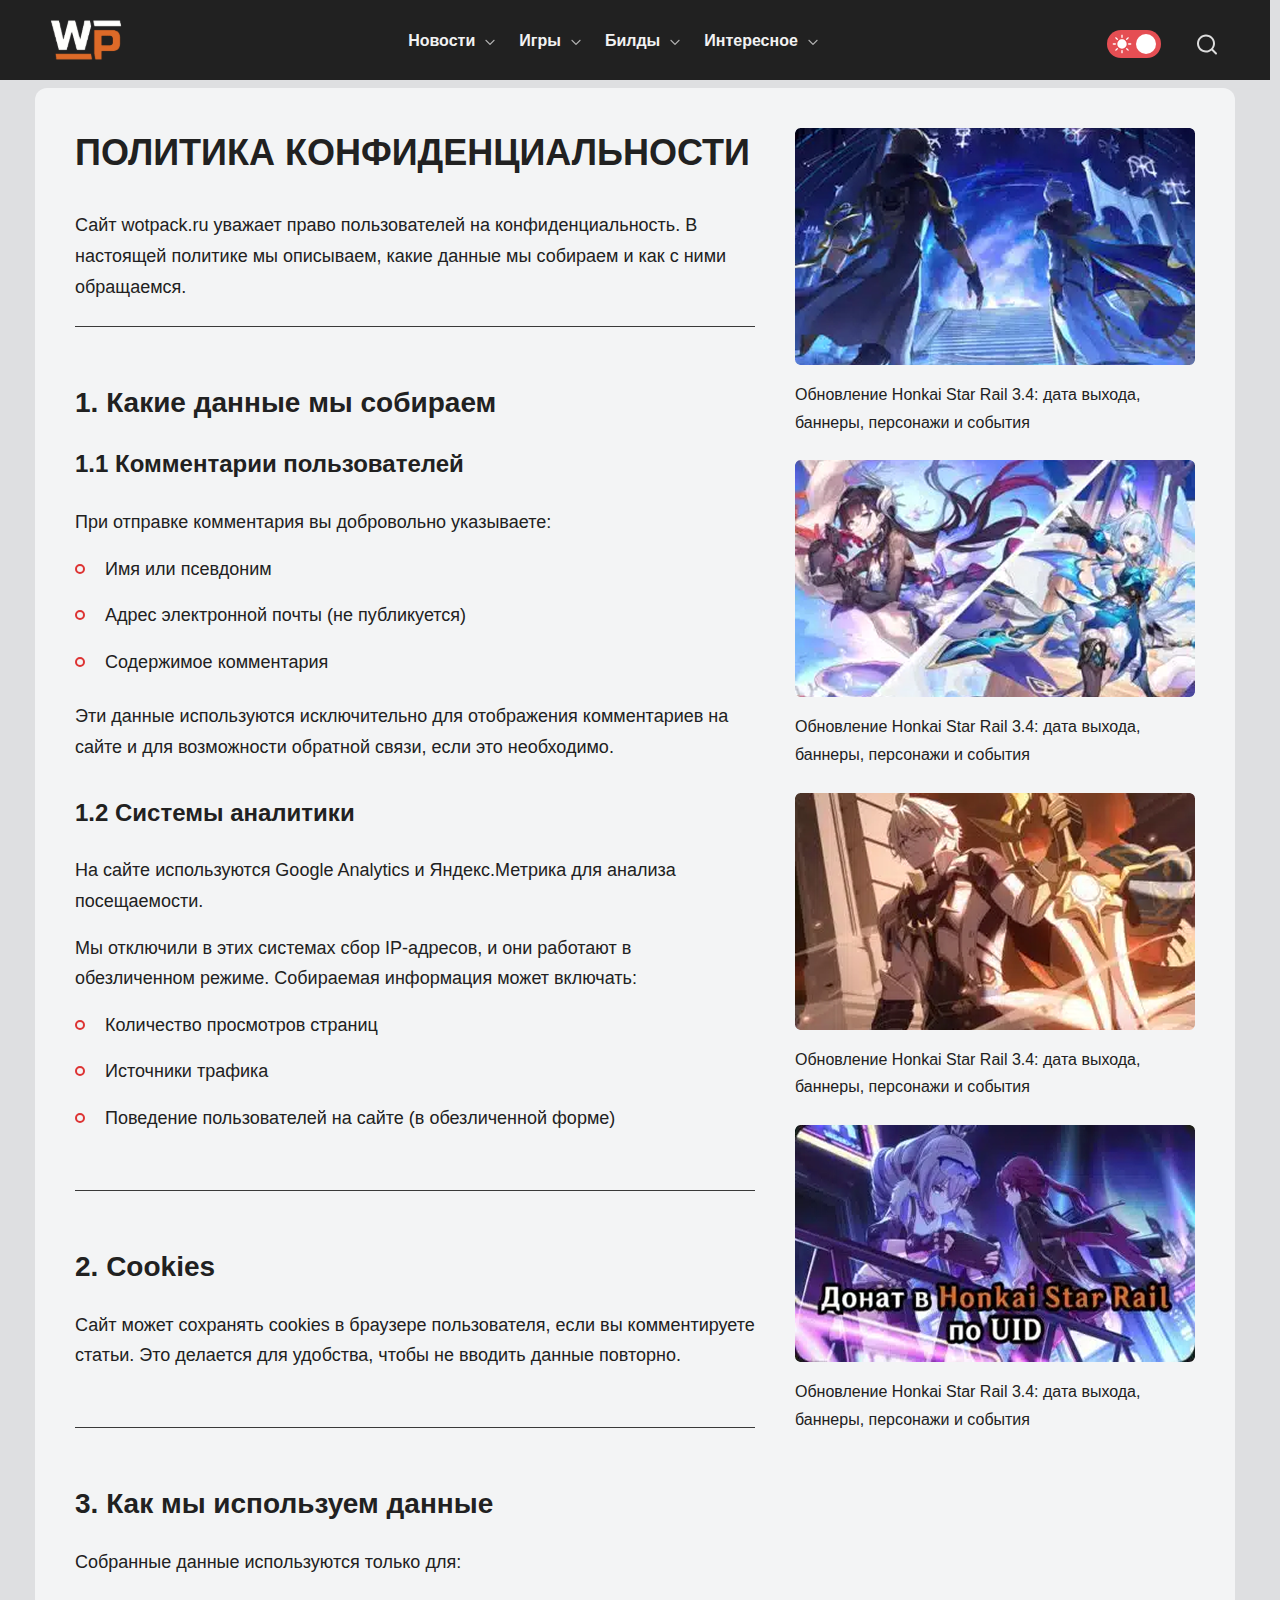
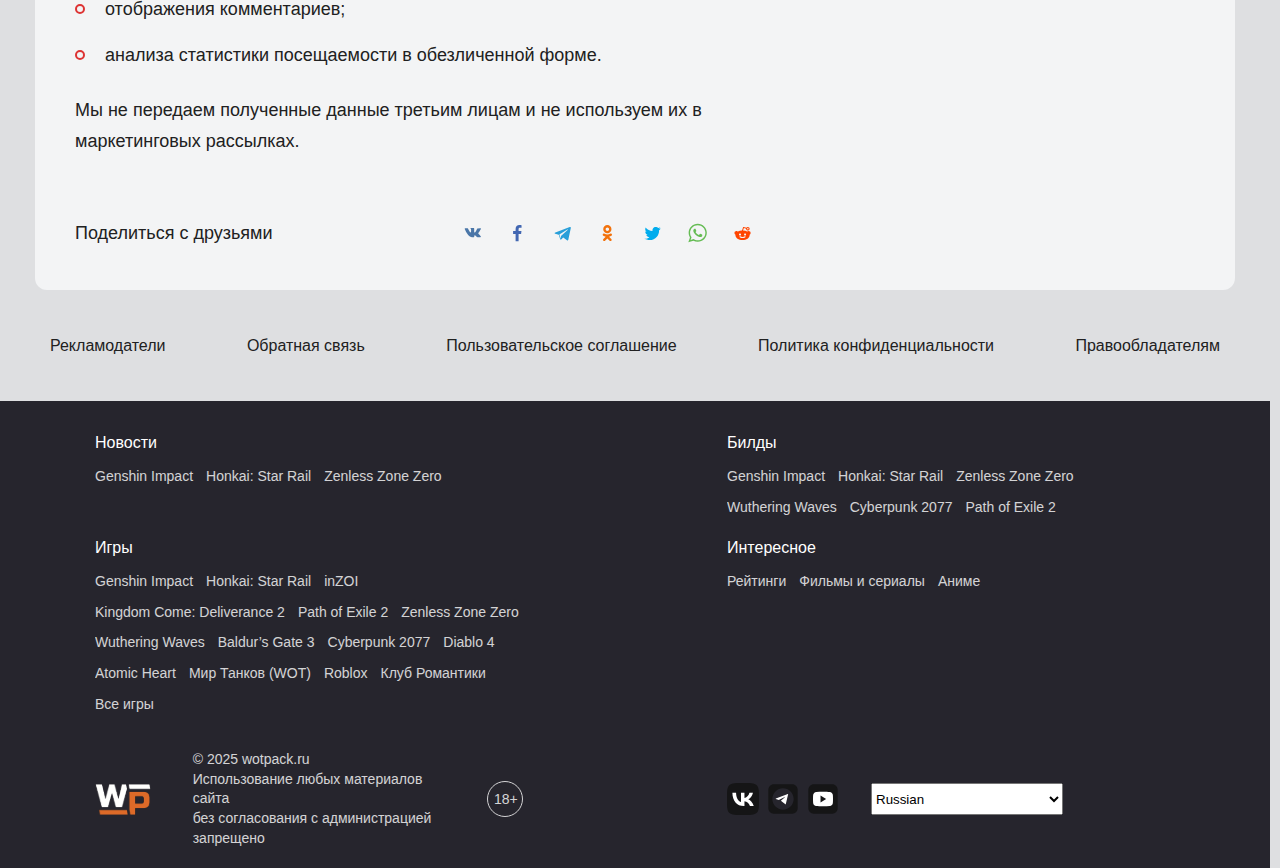
<file: pages/policy.html>
<!DOCTYPE html>
<html lang="ru">
<head>
    <meta charset="UTF-8">
    <meta name="viewport" content="width=device-width, initial-scale=1.0">
    <title>Политика конфиденциальности</title>
    <link rel="stylesheet" href="../css/style.min.css">
</head>
<body>
    <script>
        const theme = localStorage.getItem('theme');
            if(theme) {
                document.body.classList.add(theme);
            }
    </script>
    <div class="body-wrapper">
        <header class="header">
        <div class="container">
            <div class="header__inner">
                <a class="logo" href="../index.html">
                    <img class="logo__link" src="../images/svgicons/logo.svg" alt="Wotpack.ru - игры, новости, гайды, прохождения">
                </a>
                <nav class="menu">
                    <button class="burger__menu">
                        <span></span>
                        <span></span>
                        <span></span>
                    </button>
                    <ul class="menu__list">
                        <li class="menu__list-item">
                            <a class="menu__item-link" href="#">
                                Новости
                            </a>
                            <ul class="dropdown__list">
                                <li class="dropdown__item">
                                    <a class="dropdown__item-link" href="#">
                                        Рубрики
                                    </a>
                                </li>
                                <li class="dropdown__item">
                                    <a class="dropdown__item-link" href="#">
                                        Посты
                                    </a>
                                </li>
                                <li class="dropdown__item">
                                    <a class="dropdown__item-link" href="#">
                                        Записи
                                    </a>
                                </li>
                            </ul>
                        </li>
                        <li class="menu__list-item">
                            <a class="menu__item-link" href="#">
                                Игры
                            </a>
                            <ul class="dropdown__list">
                                <li class="dropdown__item">
                                    <a class="dropdown__item-link" href="#">
                                        Atomic Heart
                                    </a>
                                </li>
                                <li class="dropdown__item">
                                    <a class="dropdown__item-link" href="#">
                                        Cyberpunk 2077
                                    </a>
                                </li>
                                <li class="dropdown__item">
                                    <a class="dropdown__item-link" href="#">
                                        Genshin impact
                                    </a>
                                </li>
                            </ul>
                        </li>
                        <li class="menu__list-item">
                            <a class="menu__item-link" href="#">
                                Билды
                            </a>
                            <ul class="dropdown__list">
                                <li class="dropdown__item">
                                    <a class="dropdown__item-link" href="#">
                                        Обновление
                                    </a>
                                </li>
                                 <li class="dropdown__item">
                                    <a class="dropdown__item-link" href="#">
                                        Гайды
                                    </a>
                                </li>
                                <li class="dropdown__item">
                                    <a class="dropdown__item-link" href="agreement.html">
                                        Пользовательское соглашение
                                    </a>
                                </li>
                                <li class="dropdown__item">
                                    <a class="dropdown__item-link" href="policy.html">
                                        Политика конфиденциальности
                                    </a>
                                </li>
                                <li class="dropdown__item">
                                    <a class="dropdown__item-link" href="feedback.html">
                                        Обратная связь
                                    </a>
                                </li>
                                <li class="dropdown__item">
                                    <a class="dropdown__item-link" href="hero.html">
                                        Другое
                                    </a>
                                </li>
                            </ul>
                        </li>
                        <li class="menu__list-item">
                            <a class="menu__item-link" href="#">
                                Интересное
                            </a>
                            <ul class="dropdown__list">
                                <li class="dropdown__item">
                                    <a class="dropdown__item-link" href="#">
                                        Донаты
                                    </a>
                                </li>
                                <li class="dropdown__item">
                                    <a class="dropdown__item-link" href="#">
                                        Гайды
                                    </a>
                                </li>
                                <li class="dropdown__item">
                                    <a class="dropdown__item-link" href="hero.html">
                                        Другое
                                    </a>
                                </li>
                            </ul>
                        </li>
                    </ul>
                </nav>
                <div class="header__items">
                    <div class="header__item">
                        <button class="theme-mode" id="night-theme-btn">
                            <svg class="theme-mode__svg sun" width="20" height="20" viewBox="0 0 20 20" fill="none" xmlns="http://www.w3.org/2000/svg">
                                    <g clip-path="url(#clip0_35_13377)">
                                        <path d="M9.98964 0.658284C9.81306 0.661045 9.64478 0.733751 9.52175 0.860447C9.39871 0.987143 9.33097 1.15748 9.33339 1.33407V3.33407C9.33214 3.42241 9.34846 3.51012 9.3814 3.59209C9.41434 3.67407 9.46325 3.74869 9.52528 3.8116C9.58731 3.87451 9.66123 3.92447 9.74273 3.95857C9.82424 3.99267 9.91171 4.01023 10.0001 4.01023C10.0884 4.01023 10.1759 3.99267 10.2574 3.95857C10.3389 3.92447 10.4128 3.87451 10.4748 3.8116C10.5369 3.74869 10.5858 3.67407 10.6187 3.59209C10.6517 3.51012 10.668 3.42241 10.6667 3.33407V1.33407C10.6679 1.24487 10.6513 1.15634 10.6176 1.07371C10.584 0.991088 10.5342 0.916045 10.471 0.853031C10.4079 0.790017 10.3328 0.740313 10.2501 0.706861C10.1674 0.67341 10.0788 0.656891 9.98964 0.658284ZM3.86464 3.19995C3.73213 3.20024 3.60271 3.24002 3.4929 3.31419C3.3831 3.38837 3.29788 3.49358 3.24814 3.6164C3.1984 3.73922 3.18638 3.87408 3.21362 4.00376C3.24087 4.13344 3.30614 4.25206 3.4011 4.34448L4.81516 5.75854C4.87659 5.82253 4.95017 5.87361 5.03159 5.9088C5.11301 5.94398 5.20063 5.96257 5.28932 5.96348C5.37801 5.96438 5.466 5.94757 5.54811 5.91405C5.63023 5.88052 5.70483 5.83095 5.76755 5.76823C5.83027 5.70551 5.87984 5.63091 5.91337 5.54879C5.9469 5.46667 5.9637 5.37869 5.9628 5.29C5.9619 5.20131 5.94331 5.11368 5.90812 5.03226C5.87293 4.95085 5.82185 4.87727 5.75787 4.81584L4.34381 3.40177C4.28153 3.33775 4.20702 3.2869 4.12471 3.25223C4.04239 3.21756 3.95395 3.19978 3.86464 3.19995ZM16.1146 3.19995C15.9414 3.20511 15.7771 3.2775 15.6563 3.40177L14.2422 4.81584C14.1783 4.87727 14.1272 4.95085 14.092 5.03226C14.0568 5.11368 14.0382 5.2013 14.0373 5.29C14.0364 5.37869 14.0532 5.46667 14.0867 5.54879C14.1203 5.6309 14.1698 5.70551 14.2326 5.76822C14.2953 5.83094 14.3699 5.88052 14.452 5.91404C14.5341 5.94757 14.6221 5.96437 14.7108 5.96347C14.7995 5.96257 14.8871 5.94398 14.9685 5.90879C15.0499 5.87361 15.1235 5.82253 15.185 5.75854L16.599 4.34448C16.6953 4.25084 16.7611 4.13028 16.7878 3.9986C16.8144 3.86692 16.8007 3.73026 16.7483 3.60654C16.6959 3.48282 16.6074 3.3778 16.4944 3.30524C16.3813 3.23269 16.2489 3.19599 16.1146 3.19995ZM10.0001 5.33407C8.76238 5.33407 7.57539 5.82573 6.70022 6.7009C5.82505 7.57607 5.33339 8.76306 5.33339 10.0007C5.33339 11.2384 5.82505 12.4254 6.70022 13.3006C7.57539 14.1757 8.76238 14.6674 10.0001 14.6674C11.2377 14.6674 12.4247 14.1757 13.2999 13.3006C14.1751 12.4254 14.6667 11.2384 14.6667 10.0007C14.6667 8.76306 14.1751 7.57607 13.2999 6.7009C12.4247 5.82573 11.2377 5.33407 10.0001 5.33407ZM1.33339 9.33407C1.24505 9.33282 1.15734 9.34914 1.07536 9.38208C0.993381 9.41502 0.918767 9.46393 0.855854 9.52596C0.79294 9.58799 0.742983 9.6619 0.708885 9.74341C0.674786 9.82491 0.657227 9.91238 0.657227 10.0007C0.657227 10.0891 0.674786 10.1766 0.708885 10.2581C0.742983 10.3396 0.79294 10.4135 0.855854 10.4755C0.918767 10.5375 0.993381 10.5864 1.07536 10.6194C1.15734 10.6523 1.24505 10.6686 1.33339 10.6674H3.33339C3.42173 10.6686 3.50944 10.6523 3.59142 10.6194C3.6734 10.5864 3.74801 10.5375 3.81092 10.4755C3.87384 10.4135 3.92379 10.3396 3.95789 10.2581C3.99199 10.1766 4.00955 10.0891 4.00955 10.0007C4.00955 9.91238 3.99199 9.82491 3.95789 9.74341C3.92379 9.6619 3.87384 9.58799 3.81092 9.52596C3.74801 9.46393 3.6734 9.41502 3.59142 9.38208C3.50944 9.34914 3.42173 9.33282 3.33339 9.33407H1.33339ZM16.6667 9.33407C16.5784 9.33282 16.4907 9.34914 16.4087 9.38208C16.3267 9.41502 16.2521 9.46393 16.1892 9.52596C16.1263 9.58799 16.0763 9.6619 16.0422 9.74341C16.0081 9.82491 15.9906 9.91238 15.9906 10.0007C15.9906 10.0891 16.0081 10.1766 16.0422 10.2581C16.0763 10.3396 16.1263 10.4135 16.1892 10.4755C16.2521 10.5375 16.3267 10.5864 16.4087 10.6194C16.4907 10.6523 16.5784 10.6686 16.6667 10.6674H18.6667C18.7551 10.6686 18.8428 10.6523 18.9248 10.6194C19.0067 10.5864 19.0813 10.5375 19.1443 10.4755C19.2072 10.4135 19.2571 10.3396 19.2912 10.2581C19.3253 10.1766 19.3429 10.0891 19.3429 10.0007C19.3429 9.91238 19.3253 9.82491 19.2912 9.74341C19.2571 9.6619 19.2072 9.58799 19.1443 9.52596C19.0813 9.46393 19.0067 9.41502 18.9248 9.38208C18.8428 9.34914 18.7551 9.33282 18.6667 9.33407H16.6667ZM5.27349 14.0411C5.10029 14.0463 4.93591 14.1186 4.81516 14.2429L3.4011 15.657C3.33712 15.7184 3.28604 15.792 3.25085 15.8734C3.21566 15.9548 3.19707 16.0425 3.19617 16.1311C3.19527 16.2198 3.21207 16.3078 3.2456 16.3899C3.27912 16.4721 3.3287 16.5467 3.39142 16.6094C3.45413 16.6721 3.52874 16.7217 3.61085 16.7552C3.69297 16.7887 3.78095 16.8055 3.86964 16.8046C3.95834 16.8037 4.04596 16.7851 4.12738 16.7499C4.2088 16.7148 4.28237 16.6637 4.34381 16.5997L5.75787 15.1856C5.8542 15.092 5.92 14.9714 5.94664 14.8397C5.97328 14.7081 5.95952 14.5714 5.90716 14.4477C5.8548 14.324 5.76628 14.2189 5.65321 14.1464C5.54013 14.0738 5.40778 14.0371 5.27349 14.0411ZM14.7071 14.0411C14.5745 14.0411 14.4449 14.0807 14.3349 14.1548C14.2249 14.2289 14.1394 14.3341 14.0895 14.4569C14.0396 14.5798 14.0275 14.7148 14.0547 14.8446C14.0819 14.9744 14.1472 15.0931 14.2422 15.1856L15.6563 16.5997C15.7177 16.6637 15.7913 16.7148 15.8727 16.7499C15.9542 16.7851 16.0418 16.8037 16.1305 16.8046C16.2192 16.8055 16.3071 16.7887 16.3893 16.7552C16.4714 16.7217 16.546 16.6721 16.6087 16.6094C16.6714 16.5466 16.721 16.472 16.7545 16.3899C16.788 16.3078 16.8048 16.2198 16.8039 16.1311C16.803 16.0424 16.7844 15.9548 16.7493 15.8734C16.7141 15.792 16.663 15.7184 16.599 15.657L15.185 14.2429C15.1228 14.1791 15.0485 14.1283 14.9665 14.0936C14.8844 14.059 14.7962 14.0411 14.7071 14.0411ZM9.98964 15.9916C9.81306 15.9944 9.64478 16.0671 9.52175 16.1938C9.39871 16.3205 9.33097 16.4908 9.33339 16.6674V18.6674C9.33214 18.7557 9.34846 18.8434 9.3814 18.9254C9.41434 19.0074 9.46325 19.082 9.52528 19.1449C9.58731 19.2078 9.66123 19.2578 9.74273 19.2919C9.82424 19.326 9.91171 19.3436 10.0001 19.3436C10.0884 19.3436 10.1759 19.326 10.2574 19.2919C10.3389 19.2578 10.4128 19.2078 10.4748 19.1449C10.5369 19.082 10.5858 19.0074 10.6187 18.9254C10.6517 18.8434 10.668 18.7557 10.6667 18.6674V16.6674C10.6679 16.5782 10.6513 16.4897 10.6176 16.407C10.584 16.3244 10.5342 16.2494 10.471 16.1864C10.4079 16.1234 10.3328 16.0736 10.2501 16.0402C10.1674 16.0067 10.0788 15.9902 9.98964 15.9916Z" fill="white" />
                                    </g>
                                    <defs>
                                        <clipPath id="clip0_35_13377">
                                        <rect width="20" height="20" fill="white" />
                                        </clipPath>
                                    </defs>
                                </svg>
                                <svg class="theme-mode__svg circle" width="20" height="20" viewBox="0 0 20 20" fill="none" xmlns="http://www.w3.org/2000/svg">
                                    <circle cx="10" cy="10" r="10" fill="white" />
                                </svg>
                                <svg class="theme-mode__svg moon" width="16" height="16" viewBox="0 0 16 16" fill="none" xmlns="http://www.w3.org/2000/svg">
                                    <path d="M15.8328 10.3767C15.7502 10.2939 15.6446 10.2379 15.5296 10.2162C15.4147 10.1944 15.2959 10.2079 15.1888 10.2549C13.868 10.8308 12.4043 10.9955 10.9885 10.7274C9.57276 10.4594 8.27057 9.77116 7.25169 8.75235C6.23281 7.73354 5.5445 6.43145 5.27646 5.01578C5.00843 3.60012 5.17311 2.13655 5.74903 0.815827C5.79668 0.708663 5.81072 0.589577 5.78932 0.47427C5.76791 0.358963 5.71206 0.25285 5.62913 0.169923C5.54619 0.0869959 5.44007 0.0311486 5.32476 0.00974452C5.20944 -0.0116595 5.09035 0.00238484 4.98318 0.050026C3.74202 0.594055 2.65243 1.4328 1.80901 2.49345C0.965593 3.55409 0.393844 4.80457 0.143406 6.1363C-0.107032 7.46803 -0.0285871 8.84076 0.371929 10.1353C0.772445 11.4298 1.48293 12.607 2.44168 13.5647C3.40044 14.5224 4.57848 15.2316 5.87354 15.6307C7.16859 16.0298 8.5415 16.1068 9.87306 15.855C11.2046 15.6031 12.4546 15.0301 13.5144 14.1856C14.5742 13.3411 15.4119 12.2507 15.9546 11.0091C15.9991 10.9035 16.0112 10.787 15.9895 10.6745C15.9678 10.5619 15.9133 10.4583 15.8328 10.3767Z" fill="white" />
                                </svg>
                        </button>
                    </div>
                    <div class="header__item">
                        <div class="header__item">
                            <search class="header__item-search">
                                <form class="header__form">
                                    <input class="header__form-input" type="search">
                                    <button class="header__form-btn" type="submit">
                                        <img class="search__icon" src="../images/svgicons/search.svg" alt="search">
                                    </button>
                                </form>
                            </search>
                            <div class="header__form-search">
                                <input class="header__form-search-input search" type="text" placeholder="Поиск">
                                    <button class="header__form-btn header__form-search-btn">
                                        <img class="search__icon" src="../images/svgicons/search.svg" alt="search">
                                        <img class="close__icon" src="../images/svgicons/close.svg" alt="close">
                                    </button>
                                <div class="result-box"></div>
                            </div>
                        </div>
                    </div>
		        </div>
            </div>
        </div>
    </header>
    <main class="main">
        <section class="agreement policy">
            <div class="container section">
                <div class="agreement__inner policy__inner">
                    <div class="agreement__content policy__content">
                        <div class="policy__descr">
                            <h1 class="agreement__title">
                                Политика конфиденциальности
                            </h1>
                            <p class="agreement__text policy__text">
                                Сайт wotpack.ru уважает право пользователей на конфиденциальность. В настоящей политике мы описываем, какие данные мы собираем и как с ними обращаемся.
                            </p>
                        </div>
                        <div class="agreement__items">
                            <div class="agreement__item policy__box">
                                <h2 class="agreement__item-title title">
                                    1. Какие данные мы собираем
                                </h2>
                                <p class="agreement__item-text policy__item-text">
                                    1.1 Комментарии пользователей
                                </p>
                                <p class="agreement__item-text policy__text">
                                    При отправке комментария вы добровольно указываете:
                                </p>
                                <ul class="policy__list">
                                    <li class="policy__item">
                                        Имя или псевдоним
                                    </li>
                                       <li class="policy__item">
                                        Адрес электронной почты (не публикуется)
                                    </li>
                                    <li class="policy__item">
                                        Содержимое комментария
                                    </li>
                                </ul>
                                <p class="agreement__item-text">
                                    Эти данные используются исключительно для отображения комментариев на сайте и для возможности обратной связи, если это необходимо.
                                </p>
                            </div>
                            <div class="agreement__item policy__box">
                                <p class="agreement__item-text policy__item-text policy__item-text--subtitlepadding">
                                    1.2 Системы аналитики
                                </p>
                                <p class="agreement__item-text agreement__item-policy">
                                    На сайте используются Google Analytics и Яндекс.Метрика для анализа посещаемости.
                                </p>
                                <p class="agreement__item-text">
                                   Мы отключили в этих системах сбор IP-адресов, и они работают в обезличенном режиме. Собираемая информация может включать:
                                </p>
                                <ul class="policy__list">
                                    <li class="policy__item">
                                        Количество просмотров страниц
                                    </li>
                                    <li class="policy__item">
                                        Источники трафика
                                    </li>
                                    <li class="policy__item">
                                        Поведение пользователей на сайте (в обезличенной форме)
                                    </li>
                                </ul>
                            </div>
                            <div class="agreement__item policy__box">
                                <h2 class="agreement__item-title title">
                                    2. Cookies
                                </h2>
                                <p class="agreement__item-text">
                                    Сайт может сохранять cookies в браузере пользователя, если вы комментируете статьи. Это делается для удобства, чтобы не вводить данные повторно.
                                </p>
                            </div>
                            <div class="agreement__item policy__box">
                                <h2 class="agreement__item-title title">
                                    3. Как мы используем данные
                                </h2>
                                <p class="agreement__item-text">
                                    Собранные данные используются только для:
                                </p>
                                <ul class="policy__list">
                                    <li class="policy__item">
                                        отображения комментариев;
                                    </li>
                                    <li class="policy__item">
                                        анализа статистики посещаемости в обезличенной форме.
                                    </li>
                                </ul>
                                <p class="agreement__item-text">
                                    Мы не передаем полученные данные третьим лицам и не используем их в маркетинговых рассылках.
                                </p>
                            </div>
                        </div>
                        <div class="agreement__descr-box">
                            <p class="agreement__descr-text">
                                Поделиться с друзьями
                            </p>
                            <ul class="agreement__social-list">
                                <li class="agreement__social-item">
                                    <a class="agreement__social-link" href="#">
                                        <img class="vk" src="../images/svgicons/new-vk.svg" alt="vk">
                                    </a>
                                </li>
                                <li class="agreement__social-item">
                                    <a class="agreement__social-link" href="#">
                                        <img class="vk" src="../images/svgicons/facebook.svg" alt="facebook">
                                    </a>
                                </li>
                                <li class="agreement__social-item">
                                    <a class="agreement__social-link" href="#">
                                        <img class="telegram" src="../images/svgicons/new-telegram.svg" alt="telegram">
                                    </a>
                                </li>
                                <li class="agreement__social-item">
                                    <a class="agreement__social-link" href="#">
                                        <img class="ok" src="../images/svgicons/ok.svg" alt="ok">
                                    </a>
                                </li>
                                <li class="agreement__social-item">
                                    <a class="agreement__social-link" href="#">
                                        <img class="x" src="../images/svgicons/x.svg" alt="x">
                                    </a>
                                </li>
                                <li class="agreement__social-item">
                                    <a class="agreement__social-link" href="#">
                                        <img class="whatsapp" src="../images/svgicons/whatsapp.svg" alt="whatsapp">
                                    </a>
                                </li>
                                <li class="agreement__social-item">
                                    <a class="agreement__social-link" href="#">
                                        <img class="reddit" src="../images/svgicons/reddit.svg" alt="reddit">
                                    </a>
                                </li>
                            </ul>
                        </div>
                    </div>
                    <div class="agreement__box">
                        <aside class="agreement__aside">
                            <div class="agreement__aside-cards">
                                <div class="agreement__aside-card">
                                    <img class="agreement__aside-img" src="../images/img/img-1.png" alt="Honkai Star Rail">
                                    <p class="agreement__aside-text">
                                        Обновление Honkai Star Rail 3.4: дата выхода, баннеры, персонажи и события
                                    </p>
                                </div>
                                <div class="agreement__aside-card">
                                    <img class="agreement__aside-img" src="../images/img/img-2.png" alt="Honkai Star Rail">
                                    <p class="agreement__aside-text">
                                        Обновление Honkai Star Rail 3.4: дата выхода, баннеры, персонажи и события
                                    </p>
                                </div>
                                <div class="agreement__aside-card">
                                    <img class="agreement__aside-img" src="../images/img/img-3.png" loading="lazy" alt="Honkai Star Rail">
                                    <p class="agreement__aside-text">
                                        Обновление Honkai Star Rail 3.4: дата выхода, баннеры, персонажи и события
                                    </p>
                                </div>
                                <div class="agreement__aside-card">
                                    <img class="agreement__aside-img" src="../images/img/img-4.png" loading="lazy" alt="Honkai Star Rail">
                                    <p class="agreement__aside-text">
                                        Обновление Honkai Star Rail 3.4: дата выхода, баннеры, персонажи и события
                                    </p>
                                </div>
                            </div>
                        </aside>
                    </div>
                </div>
            </div>
        </section>
        <div class="advertisers">
            <div class="container">
                <ul class="advertisers__list">
                    <li class="advertisers__item">
                        <a class="advertisers__item-link" href="#">
                            Рекламодатели
                        </a>
                    </li>
                    <li class="advertisers__item">
                        <a class="advertisers__item-link" href="#">
                            Обратная связь
                        </a>
                    </li>
                    <li class="advertisers__item">
                        <a class="advertisers__item-link" href="#">
                            Пользовательское соглашение
                        </a>
                    </li>
                    <li class="advertisers__item">
                        <a class="advertisers__item-link" href="#">
                            Политика конфиденциальности
                        </a>
                    </li>
                    <li class="advertisers__item">
                        <a class="advertisers__item-link" href="#">
                            Правообладателям
                        </a>
                    </li>
                </ul>
            </div>
        </div>
    </main>
    <footer class="footer">
        <div class="container">
            <div class="footer__top">
                <div class="footer__colums">
                    <div class="footer__colum">
                        <h4 class="footer__colum-title">
                            Новости
                        </h4>
                        <ul class="footer__colum-list">
                            <li class="footer__colum-item">
                                <a class="footer__colum-link" href="#">
                                    Genshin Impact
                                </a>
                            </li>
                            <li class="footer__colum-item">
                                <a class="footer__colum-link" href="#">
                                    Honkai: Star Rail
                                </a>
                            </li>
                            <li class="footer__colum-item">
                                <a class="footer__colum-link" href="#">
                                    Zenless Zone Zero
                                </a>
                            </li>
                        </ul>
                    </div>
                    <div class="footer__colum">
                        <h4 class="footer__colum-title">
                            Билды
                        </h4>
                        <ul class="footer__colum-list">
                            <li class="footer__colum-item">
                                <a class="footer__colum-link" href="#">
                                    Genshin Impact
                                </a>
                            </li>
                            <li class="footer__colum-item">
                                <a class="footer__colum-link" href="#">
                                    Honkai: Star Rail
                                </a>
                            </li>
                            <li class="footer__colum-item">
                                <a class="footer__colum-link" href="#">
                                    Zenless Zone Zero
                                </a>
                            </li>
                            <li class="footer__colum-item">
                                <a class="footer__colum-link" href="#">
                                    Wuthering Waves
                                </a>
                            </li>
                            <li class="footer__colum-item">
                                <a class="footer__colum-link" href="#">
                                    Cyberpunk 2077
                                </a>
                            </li>
                                <li class="footer__colum-item">
                                <a class="footer__colum-link" href="#">
                                    Path of Exile 2
                                </a>
                            </li>
                        </ul>
                    </div>
                    <div class="footer__colum">
                        <h4 class="footer__colum-title">
                            Игры
                        </h4>
                        <ul class="footer__colum-list">
                            <li class="footer__colum-item">
                                <a class="footer__colum-link" href="#">
                                    Genshin Impact
                                </a>
                            </li>
                            <li class="footer__colum-item">
                                <a class="footer__colum-link" href="#">
                                    Honkai: Star Rail
                                </a>
                            </li>
                            <li class="footer__colum-item">
                                <a class="footer__colum-link" href="#">
                                    inZOI
                                </a>
                            </li>
                            <li class="footer__colum-item">
                                <a class="footer__colum-link" href="#">
                                    Kingdom Come: Deliverance 2
                                </a>
                            </li>
                            <li class="footer__colum-item">
                                <a class="footer__colum-link" href="#">
                                    Path of Exile 2
                                </a>
                            </li>
                            <li class="footer__colum-item">
                                <a class="footer__colum-link" href="#">
                                    Zenless Zone Zero
                                </a>
                            </li>
                            <li class="footer__colum-item">
                                <a class="footer__colum-link" href="#">
                                    Wuthering Waves
                                </a>
                            </li>
                            <li class="footer__colum-item">
                                <a class="footer__colum-link" href="#">
                                    Baldur’s Gate 3
                                </a>
                            </li>
                            <li class="footer__colum-item">
                                <a class="footer__colum-link" href="#">
                                    Cyberpunk 2077
                                </a>
                            </li>
                            <li class="footer__colum-item">
                                <a class="footer__colum-link" href="#">
                                    Diablo 4
                                </a>
                            </li>
                            <li class="footer__colum-item">
                                <a class="footer__colum-link" href="#">
                                    Atomic Heart
                                </a>
                            </li>
                            <li class="footer__colum-item">
                                <a class="footer__colum-link" href="#">
                                    Мир Танков (WOT)
                                </a>
                            </li>
                            <li class="footer__colum-item">
                                <a class="footer__colum-link" href="#">
                                    Roblox
                                </a>
                            </li>
                            <li class="footer__colum-item">
                                <a class="footer__colum-link" href="#">
                                    Клуб Романтики
                                </a>
                            </li>
                            <li class="footer__colum-item">
                                <a class="footer__colum-link" href="#">
                                    Все игры
                                </a>
                            </li>
                        </ul>
                    </div>
                    <div class="footer__colum">
                        <h4 class="footer__colum-title">
                            Интересное
                        </h4>
                        <ul class="footer__colum-list">
                            <li class="footer__colum-item">
                                <a class="footer__colum-link" href="#">
                                    Рейтинги
                                </a>
                            </li>
                            <li class="footer__colum-item">
                                <a class="footer__colum-link" href="#">
                                    Фильмы и сериалы
                                </a>
                            </li>
                            <li class="footer__colum-item">
                                <a class="footer__colum-link" href="#">
                                    Аниме
                                </a>
                            </li>
                        </ul>
                    </div>
                </div>
            </div>
            <div class="footer__bottom">
                <div class="footer__bottom-left_box">
                    <div class="footer__bottom-left">
                        <a class="footer__logo-link" href="#">
                            <img class="logo" src="../images/svgicons/logo.svg" alt="logo">
                        </a>
                        <p class="footer__copy-text">
                            © 2025 wotpack.ru<br>
                            Использование любых материалов сайта<br>
                            без согласования с администрацией запрещено
                        </p>
                        <div class="footer__age">
                            18+
                        </div>
                    </div>
                </div>
                <div class="footer__bottom-right">
                    <div class="footer__bottom-right_box">
                        <div class="footer__age footer__age--mobile">
                            18+
                        </div>
                        <ul class="social__list">
                            <li class="social__item">
                                <a class="social__item-link" href="#">
                                    <img class="social__item-icon" src="../images/svgicons/vk.svg" alt="vk">
                                </a>
                            </li>
                            <li class="social__item">
                                <a class="social__item-link" href="#">
                                    <img class="social__item-icon" src="../images/svgicons/telegram.svg" alt="telegram">
                                </a>
                            </li>
                            <li class="social__item">
                                <a class="social__item-link" href="#">
                                    <img class="social__item-icon" src="../images/svgicons/youtube.svg" alt="youtube">
                                </a>
                            </li>
                        </ul>
                        <select class="select" name="languages">
                            <option value="russia">Russian</option>
                            <option value="english">English</option>
                            <option value="german">German</option>
                        </select>
                    </div>
                </div>
            </div>
        </div>
    </footer> 
</div>
<script defer src="../js/night-theme.min.js"></script>
<script type="module" src="../js/modules/search.min.js"></script>
<script type="module" src="../js/main.min.js"></script>
</body>
</html>
</file>
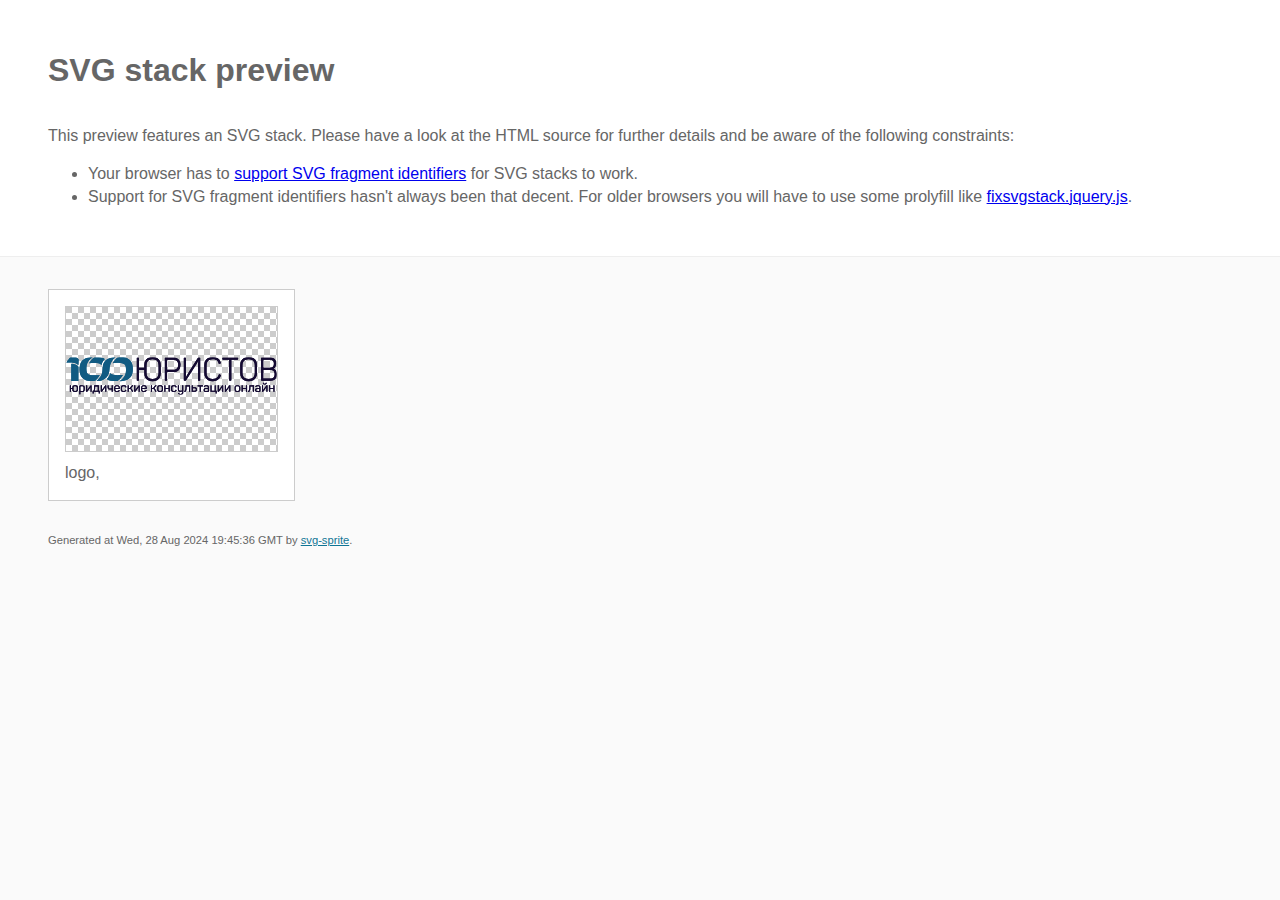
<file: images/svgicons/svgsprite/stack/sprite.stack.html>
<!doctype html>
<html lang="en">
    <head>
        <meta charset="utf-8">
        <title>SVG stack preview | svg-sprite</title>
        <style>
            body {
                padding: 0;
                margin: 0;
                color: #666;
                background: #fafafa;
                font-family: Arial, Helvetica, sans-serif;
                font-size: 1em;
                line-height: 1.4;
            }

            header {
                display: block;
                padding: 3em 3em 2em;
                background-color: #fff;
            }

            header p {
                margin: 2em 0 0;
            }

            section {
                border-top: 1px solid #eee;
                padding: 2em 3em 0;
            }

            section ul {
                margin: 0;
                padding: 0;
            }

            section li {
                display: inline-block;
                background-color: #fff;
                position: relative;
                margin: 0 2em 2em 0;
                vertical-align: top;
                border: 1px solid #ccc;
                padding: 1em 1em 3em;
                cursor: default;
            }

            .icon-box {
                margin: 0;
                width: 144px;
                height: 144px;
                position: relative;
                background: #ccc url("data:image/svg+xml,%3Csvg xmlns='http://www.w3.org/2000/svg' width='12' height='12'%3E%3Cpath fill='%23fff' d='M6 0h6v6H6zM0 6h6v6H0z'/%3E%3C/svg%3E") top left repeat;
                border: 1px solid #ccc;
                display: table-cell;
                vertical-align: middle;
                text-align: center;
            }

            .icon {
                display: inline-block;
            }

            h1 {
                margin-top: 0;
            }

            h2 {
                margin: 0;
                padding: 0;
                font-size: 1em;
                font-weight: 400;
                white-space: nowrap;
                overflow: hidden;
                text-overflow: ellipsis;
                position: absolute;
                left: 1em;
                right: 1em;
                bottom: 1em;
            }

            footer {
                display: block;
                margin: 0;
                padding: 0 3em 3em;
            }

            footer p {
                margin: 0;
                font-size: .7em;
            }

            footer a {
                color: #0f7595;
                margin-left: 0;
            }
        </style>

<!--
Sprite shape dimensions
====================================================================================================
You will need to set the sprite shape dimensions via CSS when you use them as stack SVGs, otherwise
they would become a huge 100% in size. You may use the following dimension classes for doing so.
They might well be outsourced to an external stylesheet of course.
-->

<style>
 .svg-logo-dims { width: 211px; height: 38px; }
</style>

<!--
====================================================================================================
-->

    </head>
    <body>
        <header>
            <h1>SVG stack preview</h1>
            <p>This preview features an SVG stack. Please have a look at the HTML source for further details and be aware of the following constraints:</p>
            <ul>
                <li>Your browser has to <a href="https://caniuse.com/svg-fragment" target="_blank" rel="noopener noreferrer">support SVG fragment identifiers</a> for SVG stacks to work.</li>
                <li>Support for SVG fragment identifiers hasn't always been that decent. For older browsers you will have to use some prolyfill like <a href="https://github.com/preciousforever/SVG-Stacker/blob/master/fixsvgstack.jquery.js" target="_blank" rel="noopener noreferrer">fixsvgstack.jquery.js</a>.</li>
            </ul>
        </header>
        <section>

<!--
SVG stack
====================================================================================================
These SVG images make use of fragment identifiers (IDs) to reference certain portions of the
external sprite. By default, all shapes inside the sprite are hidden by CSS. The `:target` pseudo
selector is used to show the very shape that is referenced by the fragment identifier.
-->

            <ul>

             <li title="logo">
                    <div class="icon-box">
                        <img src="svg/sprite.stack.svg#logo" class="svg-logo-dims" alt="logo">
                    </div>
                    <h2>logo, </h2>
                </li>
         </ul>

<!--
====================================================================================================
-->

        </section>
        <footer>
            <p>Generated at Wed, 28 Aug 2024 19:45:36 GMT by <a href="https://github.com/svg-sprite/svg-sprite" target="_blank" rel="noopener noreferrer">svg-sprite</a>.</p>
        </footer>
    </body>
</html>
</file>
<file: css/style.min.css>
.agreement__title,.author__title,.card__descr,.comment__bottom-text,.dropdown__item-link,.error__content-title,.error__info-number,.hero__title,.load-more__btn{text-transform:uppercase}.quantity input,button{background-color:rgba(0,0,0,0)}.quantity input:focus,input{outline:0}.burger__menu,.quantity-button,.result__item,button,label{cursor:pointer}.cards__box-new,.cards__inner{grid-template-columns:repeat(auto-fill,minmax(320px,1fr))}.author__descr-name,.comment__author-link,.guide__descr-link,.soon__content-decor,.soon__item-link,.user__name{-webkit-text-decoration-skip-ink:none;text-decoration-skip-ink:none;text-decoration:underline}body.night-theme .author__title,body.night-theme .games__title,body.night-theme .hero__title{border-left:3px solid #e54e53;padding-left:16px}:root{--font-family:"Roboto",sans-serif;--second-family:"Font Awesome 5 Free",sans-serif;--third-family:"Arial",sans-serif}*,:after,:before{-webkit-box-sizing:border-box;box-sizing:border-box;margin:0;padding:0}a,b,blockquote,body,canvas,caption,code,div,em,embed,fieldset,figure,footer,form,h1,h2,h3,h4,h5,h6,header,html,i,iframe,img,label,li,main,nav,object,ol,p,pre,section,small,span,strike,strong,sub,sup,table,tbody,td,tfoot,th,thead,tr,tt,u,ul,video{margin:0;padding:0;border:0;font-size:100%;font:inherit;vertical-align:baseline;text-rendering:optimizeLegibility;-webkit-font-smoothing:antialiased;-webkit-text-size-adjust:none;-moz-text-size-adjust:none;-ms-text-size-adjust:none;text-size-adjust:none}.dropdown__item-link,.quantity input,body{font-family:var(--font-family)}footer,header,main,nav,section{display:block}ol,ul{list-style:none}blockquote,q{quotes:none}blockquote:after,blockquote:before,q:after,q:before{content:"";content:none}table{border-collapse:collapse;border-spacing:0}input{-webkit-appearance:none;border-radius:0;border:none}img{vertical-align:top}img,svg{max-width:100%;height:auto;-o-object-fit:cover;object-fit:cover}a{text-decoration:none;color:inherit}button{margin:0;padding:0;border:none}body,html{height:100%;scrollbar-gutter:stable}.author__social-item,.hero__item-list,.quantity{display:inline-block}input[type=number]::-webkit-inner-spin-button,input[type=number]::-webkit-outer-spin-button{-webkit-appearance:none;margin:0}input[type=number]{-moz-appearance:textfield}::-webkit-scrollbar{height:6px;width:10px;background:#dedfe1}::-webkit-scrollbar-thumb:horizontal{background:#e54e53;border-radius:7px}::-webkit-scrollbar-thumb{background-color:gray}.quantity input{width:25px;height:42px;display:block;font-weight:800;font-size:40px;line-height:90%;border:none;color:#fff}.quantity-nav{float:left;position:static;height:42px}.quantity-button{position:relative;top:50px;width:20px;height:20px;border:none;display:-webkit-box;display:-ms-flexbox;display:flex;-webkit-box-pack:center;-ms-flex-pack:center;justify-content:center;-webkit-box-align:center;-ms-flex-align:center;align-items:center}.quantity-button.quantity-up{position:absolute;right:0}.quantity-button.quantity-down{position:absolute;right:25px}body{font-weight:400;font-size:18px;line-height:170%;color:#212121;background-color:#dedfe1}.container{max-width:1200px;margin:0 auto;padding:0 15px}.body-wrapper{position:relative;width:100%;min-height:100%;display:-webkit-box;display:-ms-flexbox;display:flex;-webkit-box-orient:vertical;-webkit-box-direction:normal;-ms-flex-direction:column;flex-direction:column;overflow:hidden}.main{-webkit-box-flex:1;-ms-flex:1 1 auto;flex:1 1 auto}.section{padding:40px;-webkit-transition:background-color .4s;transition:background-color .4s;background-color:#f3f4f5}.author__wrapper.section,.breadcrumbs__wrapper.section,.posts__wrapper.section{border-top-left-radius:12px;border-top-right-radius:12px}.title{font-weight:700;font-size:28px;line-height:140%}.error .input-field{border:2px solid red}.error-label{display:block;margin-top:10px;color:red}.result-box{width:100%;max-height:300px;font-weight:700;font-size:18px;overflow-y:scroll;background-color:#fff;color:#000}.result__item{border-top:2px solid #999;padding:15px 0 15px 24px;margin-top:10px;border-radius:6px}.result__item:hover{background-color:#e8eaed}.games__item.filter_not,.header__form-input{display:none}.agreement__descr-box,.author__box-statistics,.author__descr,.author__items,.card__items,.guide__social-list,.guide__user,.header__inner,.header__items,.hero__box,.hero__form,.section__items{display:-webkit-box;display:-ms-flexbox}.games__items.section__items.filter_not{-webkit-box-pack:unset;-ms-flex-pack:unset;justify-content:unset}.header{padding:20px 0;margin-bottom:8px;background-color:#212121}.header__inner{position:relative;display:flex;-webkit-box-pack:justify;-ms-flex-pack:justify;justify-content:space-between;-webkit-box-align:center;-ms-flex-align:center;align-items:center}.header__items{display:flex;gap:32px;-webkit-box-align:end;-ms-flex-align:end;align-items:end}.comment__author-attendance,.comment__author-name,.header__item-theme,.user,.watch__list{display:-webkit-box;display:-ms-flexbox;display:flex;-webkit-box-align:center;-ms-flex-align:center;align-items:center}.header__form-search{display:none!important;position:absolute;top:0;right:0;display:-webkit-box;display:-ms-flexbox;display:flex;-ms-flex-wrap:wrap;flex-wrap:wrap;-webkit-box-pack:justify;-ms-flex-pack:justify;justify-content:space-between;-webkit-box-align:center;-ms-flex-align:center;align-items:center;padding:11px 24px;width:90%;min-height:48px;border:1px solid #e54e53;border-radius:6px;background-color:#fff;z-index:50}.header__form-search.header__form-search--active{display:-webkit-box!important;display:-ms-flexbox!important;display:flex!important}.header__form-search-input{width:80%;padding-right:25px;font-weight:700;font-size:18px;line-height:140%}.header__form-search-input::-webkit-input-placeholder{color:#999}.header__form-search-input::-moz-placeholder{color:#999}.header__form-search-input:-ms-input-placeholder{color:#999}.header__form-search-input::-ms-input-placeholder{color:#999}.header__form-search-input::placeholder{color:#999}.header__form-search-btn .search__icon{display:none}.header__item-search.header__form-search{display:block}.menu__list-item{position:relative;display:inline-block;padding-right:23px;-webkit-transition:.5s;transition:.5s}.menu__list-item:hover{background-color:#999}.menu__list-item::before{position:absolute;content:"";bottom:5px;right:0;width:16px;height:16px;background-image:url("../images/svgicons/arrow-down.svg");background-repeat:no-repeat;background-size:cover}.menu__list-item+.menu__list-item{margin-left:16px}.menu__item-link{font-weight:700;font-size:16px;line-height:149%;color:#f2f2f2}.card__descr,.dropdown__item-link{color:#fff;line-height:140%}.comment__bottom-list .dropdown__list,.comment__list .dropdown__list,.games__tabs-list .dropdown__list,.menu .menu__list .menu__list-item .dropdown__list{display:none;position:absolute;left:0;width:213px;background-color:#333}.card__item--author::after,.card__item--commit::after,.card__item--data::after{width:16px;height:16px;background-repeat:no-repeat;content:"";background-size:cover}.games__tabs-list .dropdown__list{-webkit-transform:translateX(-50%);-ms-transform:translateX(-50%);transform:translateX(-50%)}.comment__list .dropdown__list{-webkit-transform:translateX(50%);-ms-transform:translateX(50%);transform:translateX(50%)}.comment__bottom-list .dropdown__list{left:unset;right:25%;-webkit-transform:translateY(50%);-ms-transform:translateY(50%);transform:translateY(50%)}.comment__bottom-list .dropdown__list .dropdown__item,.comment__list .dropdown__list .dropdown__item,.games__tabs-list .dropdown__list .dropdown__item,.menu .menu__list .menu__list-item .dropdown__list .dropdown__item{display:block;width:100%;margin:15px 0 0;padding:15px 5px;border-bottom:1px solid #444;-webkit-transition:.5s;transition:.5s}.comment__bottom-list .dropdown__list .dropdown__item:hover,.comment__list .dropdown__list .dropdown__item:hover,.games__tabs-list .dropdown__list .dropdown__item:hover,.menu .menu__list .menu__list-item .dropdown__list .dropdown__item:hover{background-color:#999}.dropdown__list{z-index:101}.dropdown__item-link{display:inline-block;font-weight:400;font-size:16px}.comment__bottom-list .comment__bottom-item:hover>.dropdown__list,.comment__list .comment__item:hover>.dropdown__list,.games__tabs-list .games__tabs-item:hover>.dropdown__list,.menu .menu__list .menu__list-item:hover>.dropdown__list{display:block}.burger__menu{position:relative;display:none;width:24px;height:24px;background-color:rgba(0,0,0,0)}.burger__menu span{position:absolute;content:"";top:0;left:0;right:0;bottom:0;width:100%;height:3px;border:2px solid #fff;margin:5px;border-radius:6px;-webkit-transition:.5s;transition:.5s}.burger__menu span:nth-child(2){-webkit-transform:translateY(6px);-ms-transform:translateY(6px);transform:translateY(6px)}.burger__menu span:nth-child(3){-webkit-transform:translateY(12px);-ms-transform:translateY(12px);transform:translateY(12px)}.cards__inner{display:-ms-grid;display:grid;gap:40px}.breadcrumbs__item:last-child::before,.cards__inner-mobile,.content__inner.content__inner-close,.footer__age--mobile,.games__tabs-item:last-child::before,.hero__card-images span,.hero__item:last-child::before,.section__item.mobile,.theme-mode__svg.moon,body.night-theme .theme-mode__svg.sun{display:none}.card{display:block;max-width:400px}.card__images{position:relative;padding-bottom:16px;border-radius:6px}.card__img{display:block;border-radius:8px}.card__descr{position:absolute;bottom:32px;left:16px;display:inline;font-weight:500;font-size:12px;padding:6px 8px;border-radius:6px;background-color:#e54e53}.card__item--author,.card__item--commit,.card__item--data,.cards__box-new,.comment__bottom-btn--lightning,.comment__bottom-btn--popular,.comment__bottom-link,.comment__item-link,.comments,.error__card,.hero__card-images,.hero__item,.might-like__card,.policy__item,.soon__list-item{position:relative}.load-more__btn,.tag__item-list{border-radius:6px;background-color:#dedfe1}.card__title{font-weight:700;font-size:18px;line-height:140%;padding-bottom:8px;-webkit-transition:color .4s;transition:color .4s;color:#212121}.card__items{max-width:320px;display:flex;gap:22px;-webkit-box-align:center;-ms-flex-align:center;align-items:center}.card__item--author::after{position:absolute;top:0;left:0;background-image:url("../images/svgicons/user.svg")}.card__item--data::after{position:absolute;top:0;left:0;background-image:url("../images/svgicons/data.svg")}.card__item--commit::after{position:absolute;top:2px;left:0;background-image:url("../images/svgicons/commit.svg")}.comment__bottom-link::after,.comment__item-link::before{bottom:0;background-image:url("../images/svgicons/comment-dropdown.svg")}.comment__bottom-link::after,.comment__item-link::before,.hero__card-images::before{background-repeat:no-repeat;background-size:contain}.card__item-text{font-size:14px;line-height:140%;padding-left:24px;-webkit-transition:color .4s;transition:color .4s;color:rgba(33,33,33,.8)}.load-more{margin-top:40px}.load-more__btn{display:block;margin:0 auto;padding:8px 16px;font-size:14px;line-height:150%;letter-spacing:.1em;color:#5f5f5f}.slick-arrow{position:absolute;top:40%;z-index:1}.slick-next{right:0}.slick-prev{left:0}.watch .section__items{-webkit-box-pack:unset!important;-ms-flex-pack:unset!important;justify-content:unset!important}.section__items{display:flex;gap:40px;-ms-flex-pack:distribute;justify-content:space-around;-webkit-box-align:baseline;-ms-flex-align:baseline;align-items:baseline;margin-bottom:50px}.games__tabs-item{position:relative;padding:0 16px}.games__tabs-item::before{position:absolute;content:"";top:0;right:0;width:1px;height:24px;background-color:#5f5f5f}.mobile__tab-btn,.section__tab-btn{font-weight:400;font-size:16px;line-height:140%;text-transform:uppercase;cursor:pointer;-webkit-transition:.4s;transition:.4s;color:#8b8b8b}.mobile__tab-btn--active,.section__tab-btn--active,.watch__tab-btn.watch__tab-btn--active{color:#e54e53}.horizontal{overflow-x:scroll}.horizontal-scrollbar{display:-webkit-box;display:-ms-flexbox;display:flex;white-space:nowrap;max-width:1169px;padding-bottom:13px}.cards__box-new{display:-ms-grid;display:grid;gap:40px;margin-top:100px}.publication__wrapper.section,.rating__wrapper.section{border-bottom-left-radius:12px;border-bottom-right-radius:12px}.rating__title{padding-bottom:32px}.section__tab-btn.section__tab-btn-mobile{position:relative;display:block;width:100px;font-size:14px;padding:7px 20px 7px 8px;background-color:#999;color:#212121}.section__tab-btn.section__tab-btn-mobile::before{position:absolute;content:"";top:12px;right:8px;width:13px;height:9px;background-image:url("../images/svgicons/arrow-down_black.svg");background-repeat:no-repeat;background-size:cover}.agreement__descr-text,.watch__tab-btn{-webkit-transition:.4s;transition:.4s}.advertisers{padding:40px 0}.advertisers__list{display:-webkit-box;display:-ms-flexbox;display:flex;gap:15px;-webkit-box-pack:justify;-ms-flex-pack:justify;justify-content:space-between;-webkit-box-align:center;-ms-flex-align:center;align-items:center}.advertisers__item-link{font-weight:500;font-size:16px;line-height:123%}.breadcrumbs__item-link,.tag__item-link{line-height:158%;color:#5f5f5f;font-size:16px}.breadcrumbs__wrapper.section{padding:40px 40px 16px}.breadcrumbs__item{position:relative;display:inline-block;padding-right:10px}.breadcrumbs__item+.breadcrumbs__item{padding-left:10px}.breadcrumbs__item::before{position:absolute;content:"/";top:0;right:0;width:0;height:5px;color:#5f5f5f}.breadcrumbs__item-link{position:relative;-webkit-transition:.4s;transition:.4s}.guide__descr,.soon__content-box,.soon__content-text,.tags{margin-bottom:56px}.tag__list{display:-webkit-box;display:-ms-flexbox;display:flex;-ms-flex-wrap:wrap;flex-wrap:wrap;gap:8px;-webkit-box-align:center;-ms-flex-align:center;align-items:center}.tag__item-list{padding:8px 12px;-webkit-transition:.4s;transition:.4s}.tag__item-link{-webkit-transition:.4s;transition:.4s}.aside{float:right;padding-right:10px}.aside__link{display:block;font-weight:700;padding:16px;margin:0 auto 20px;text-align:center;border-radius:12px;background-color:#e54e53;color:#fff}.aside__list{margin-bottom:44px}.aside__list-item{font-weight:700;line-height:154%}.aside__list-item+.aside__list-item{padding-top:16px}.aside__card{display:block;padding-bottom:24px}.aside__card:last-child{padding-bottom:0}.aside__card-img,.guide__text{padding-bottom:16px}.aside__card-text{font-size:16px;line-height:173%}.container.guide__container.section{padding:0 0 0 40px}.agreement__inner,.error__inner,.guide__wrapper{display:-webkit-box;display:-ms-flexbox;display:flex;-webkit-box-pack:justify;-ms-flex-pack:justify;justify-content:space-between;gap:0 40px}.guide__content{max-width:800px;-webkit-box-ordinal-group:0;-ms-flex-order:-1;order:-1}.guide__title{font-weight:700;font-size:38px;padding-bottom:32px;line-height:116%}.guide__social-list{display:flex;gap:25px;-webkit-box-align:center;-ms-flex-align:center;align-items:center}.guide__user{display:flex;-webkit-box-pack:justify;-ms-flex-pack:justify;justify-content:space-between;-webkit-box-align:center;-ms-flex-align:center;align-items:center;padding:24px 0 28px;border-top:1px solid #393939}.guide__user-left{display:-webkit-box;display:-ms-flexbox;display:flex;gap:25px;-webkit-box-align:center;-ms-flex-align:center;align-items:center}.guide__user.guide__user-bottom{padding:16px 0 100px;border-top:1px solid #393939}.user__name{font-weight:600;line-height:140%;padding-left:16px;-webkit-transition:.4s;transition:.4s;color:#e54e53}.attendance,.comment__item-newsletter,.comment__newsletter-right{display:-webkit-inline-box;display:-ms-inline-flexbox;display:inline-flex}.attendance__text{font-size:14px;line-height:150%;padding-left:5px;-webkit-transition:.4s;transition:.4s;color:#5f5f5f}.gisilens{width:100%;margin-bottom:24px}.agreement__aside-img,.content__item-number,.content__title,.error__aside-img,.soon__content-text.soon__content-text--smallmargin{margin-bottom:16px}.guide__descr-text{line-height:170%}.agreement__item-text+.agreement__item-text,.content__item-mark,.guide__descr-text+.guide__descr-text{padding-top:16px}.guide__descr-link,.soon__content-decor,.soon__item-link{color:#5d91bf}.content{position:relative;padding-bottom:57px}.content__inner{padding:26px 24px 24px;-webkit-transition:.4s;transition:.4s;background-color:#dedfe1}.content__btn{position:absolute;top:24px;right:24px;font-size:14px;border-radius:6px;padding:4px 8px;background-color:#e54e53;color:#fff}.error__card-text,.might-like__card-text{bottom:10px;left:16px;right:16px;-webkit-line-clamp:2;-webkit-box-orient:vertical;overflow:hidden}.content__title{font-weight:700;-webkit-transition:.4s;transition:.4s;color:#5f5f5f}.content__list-number{list-style-type:decimal}.content__item-mark,.content__item-number{font-size:16px;line-height:140%;-webkit-transition:.4s;transition:.4s;color:#5f5f5f}.agreement__item:last-child,.content__item-number:last-child{margin-bottom:0}.content__btn.content__btn-static{position:static;display:block;margin:0 auto;width:20%}.agreement__item-title,.error__title,.feedback__subtitle,.might-like__title,.policy__descr .policy__text,.policy__item-text,.soon__content-img,.soon__content-text.small-margin,.soon__content-title{margin-bottom:24px}.might-like,.warning{padding-bottom:56px}.warning__content{display:-webkit-box;display:-ms-flexbox;display:flex;gap:15px;-webkit-box-align:center;-ms-flex-align:center;align-items:center;padding:20px;background-color:rgba(0,0,0,.6)}.warning__content-text{color:#dbdbdb}.soon .container.section{padding:0 40px}.soon__content-span{font-weight:600;color:#212121}.soon__list-item{padding-left:30px}.soon__list-item::before{position:absolute;content:"";top:10px;left:0;border:2px solid #d33;border-radius:5px;width:10px;height:10px}.soon__list-item+.soon__list-item{margin-top:16px}.soon__item-link span{display:inline-block;color:#212121}.agreement__social-list,.might-like__cards{display:-webkit-box;display:-ms-flexbox;display:flex;gap:20px;-webkit-box-align:center;-ms-flex-align:center;align-items:center}.might-like__card::before{position:absolute;content:"";top:0;left:0;right:0;bottom:0;background-color:rgba(97,95,96,.4)}.might-like__card-text{position:absolute;font-weight:700;display:-webkit-box;padding-bottom:0;font-size:16px;line-height:140%;color:#fff}.container.comment__container.section{padding:0 40px 40px;border-bottom-left-radius:12px;border-bottom-right-radius:12px}.comment__inner{max-width:840px;padding:40px 56px;background-color:#dedfe1;-webkit-transition:.4s;transition:.4s}.comment__top{display:-webkit-box;display:-ms-flexbox;display:flex;-webkit-box-pack:justify;-ms-flex-pack:justify;justify-content:space-between;-webkit-box-align:baseline;-ms-flex-align:baseline;align-items:baseline;border-bottom:1px solid #ccc;margin-bottom:25px}.comment__item-link{display:inline-block;font-size:14px;padding-right:17px;color:#aaa}.comment__item-link::before{position:absolute;content:"";right:0;width:11px;height:16px}.comment__item-link span{padding-right:7px}.comment__newsletter-text{font-size:14px;line-height:143%;color:#aaa}.comment__list-newsletter{padding:0 14px 0 11px}.comment__item-newsletter+.comment__item-newsletter{margin-left:4px}.comment__newsletter-link{display:block;position:relative;font-size:14px;padding-left:12px;margin-top:-4px;color:#3272bf}.comment__newsletter-link::before{position:absolute;content:"";top:8px;left:0;width:1px;height:16px;border-right:1px solid #ccc}.comment__author,.comment__user-items{display:-webkit-box;display:-ms-flexbox;display:flex;gap:20px}.comment__user-textarea{width:100%;min-height:64px;font-style:italic;font-size:16px;padding:7px 13px;border:none;resize:none;background-color:#999;color:#fff}.comment__form-btn,.comment__form-input{width:320px;min-height:34px;font-size:16px}.comment__user-textarea::-webkit-input-placeholder{font-size:16px;color:#fff}.comment__user-textarea::-moz-placeholder{font-size:16px;color:#fff}.comment__user-textarea:-ms-input-placeholder{font-size:16px;color:#fff}.comment__user-textarea::-ms-input-placeholder{font-size:16px;color:#fff}.comment__user-textarea::placeholder{font-size:16px;color:#fff}.comment__user-images{margin-top:-5px;padding:3px 11px;background-color:#333}.comment__center{margin-bottom:30px}.comment__form{max-width:100%;display:-webkit-box;display:-ms-flexbox;display:flex;gap:10px;-ms-flex-wrap:wrap;flex-wrap:wrap;-webkit-box-pack:justify;-ms-flex-pack:justify;justify-content:space-between;-webkit-box-align:center;-ms-flex-align:center;align-items:center;padding-top:12px}.comment__form-input{padding:7px 15px 6px;background-color:#999;color:#5f5f5f}.comment__form-input:focus{border:1px solid #e54e53}.comment__form-btn{background-color:#e54e53;color:#fff}.comment__bottom-number,.comment__bottom-text{font-weight:600;letter-spacing:.07em;color:#aaa;font-size:14px}.comment__bottom-items{display:-webkit-box;display:-ms-flexbox;display:flex;-webkit-box-pack:justify;-ms-flex-pack:justify;justify-content:space-between;-webkit-box-align:center;-ms-flex-align:center;align-items:center;border-bottom:2px solid #ccc;margin-bottom:30px}.agreement__item,.agreement__text,.agreement__title,.publication__title{margin-bottom:32px}.comment__bottom-item{display:-webkit-inline-box;display:-ms-inline-flexbox;display:inline-flex;-webkit-box-align:center;-ms-flex-align:center;align-items:center}.comment__bottom-number{padding-right:5px}.comment__bottom-text{line-height:171%}.comment__bottom-btn{width:34px;height:30px}.comment__bottom-btn+.comment__bottom-btn{padding-left:2px}.comment__bottom-link{width:100%;font-family:var(--third-family);font-weight:400;font-size:14px;text-align:center;padding:0 18px 0 21px;color:#999}.comment__bottom-link::after{position:absolute;content:"";right:0;width:11px;height:16px}.comment__bottom-btn--lightning::before,.comment__bottom-btn--popular::before,.comments::before{bottom:-2.5px;right:0;position:absolute;content:""}.comment__author+.comment__author{margin-top:24px}.comment__author-img{min-width:56px;min-height:56px}.comment__author-link{font-weight:600;font-size:15px;padding-right:16px;line-height:140%;color:#00b38f}.comment__author-text{font-size:15px;line-height:140%;padding:8px 0 12px}.comment__attendance-text{font-size:11px;line-height:191%;padding-left:4px;color:#999}.comment__group{display:-webkit-inline-box;display:-ms-inline-flexbox;display:inline-flex;gap:0 24px}.comment__group-like,.comment__group-share{display:-webkit-box;display:-ms-flexbox;display:flex;gap:7px;-webkit-box-align:center;-ms-flex-align:center;align-items:center}.comment__group-text{font-size:14px;line-height:150%;color:#999}.comments::before{left:0;border-bottom:2px solid #00b38f}.comment__bottom-btn--lightning::before{left:0;border-bottom:2px solid #ffa600}.comment__bottom-btn--popular::before{left:2px;border-bottom:2px solid #fc5844}.comment__bottom-link::before{position:absolute;content:"";bottom:-2px;left:2px;right:0;border-bottom:2px solid #999}.author__items,.author__title{border-bottom:1px solid #393939}.reply{padding-left:75px}.comment__author-answer{display:-webkit-box;display:-ms-flexbox;display:flex;-ms-flex-wrap:wrap;flex-wrap:wrap;gap:6px;-webkit-box-align:center;-ms-flex-align:center;align-items:center;margin-top:8px}.comment__answer-text{font-size:12px;line-height:175%;color:#999}.comment__answer-span{font-style:italic;font-weight:500;color:#3272bf}.agreement .container,.error .container,.hero__wrapper{border-radius:12px}.agreement__content{max-width:800px;color:#212121}.agreement__title{font-family:var(--font-family);font-weight:700;font-size:36px;line-height:140%;-webkit-transition:.4s;transition:.4s}.agreement__descr-box{display:flex;gap:15px;-webkit-box-pack:justify;-ms-flex-pack:justify;justify-content:space-between;-webkit-box-align:center;-ms-flex-align:center;align-items:center;padding-top:60px}.agreement__aside,.error__aside{min-width:400px;float:right}.agreement__aside-text,.error__aside-text{font-size:16px;line-height:173%;-webkit-transition:.4s;transition:.4s}.agreement__aside-card+.agreement__aside-card,.error__aside-card+.error__aside-card{padding-top:24px}.policy__box:nth-child(2),.policy__box:nth-child(3),.policy__descr{margin-bottom:56px;border-bottom:1px solid #393939}.policy__box:nth-child(2){padding-bottom:32px}.policy__box:nth-child(3){padding-bottom:56px}.policy__item-text{font-weight:700;font-size:24px;line-height:153%}.policy__list{padding:16px 0 24px}.policy__item{padding-left:30px}.policy__item+.policy__item{margin-top:16px}.policy__item::before{position:absolute;content:"";top:10px;left:0;border:2px solid #d33;border-radius:5px;width:10px;height:10px}.agreement__item-text+.agreement__item-text.agreement__item-policy,.agreement__item-text+.agreement__item-text.policy__text{padding-top:0}.feedback__list{padding:16px 0 0}.author__title{font-weight:700;font-size:38px;line-height:140%;padding-bottom:32px}.author__items{display:flex;gap:25px;-webkit-box-pack:justify;-ms-flex-pack:justify;justify-content:space-between;-webkit-box-align:center;-ms-flex-align:center;align-items:center;padding:42px 0}.author__descr{display:flex;gap:16px;-webkit-box-align:center;-ms-flex-align:center;align-items:center}.author__box-statistics,.hero__box{-webkit-box-pack:justify;display:flex}.author__descr-img{min-width:72px;min-height:72px;border-radius:35px}.author__descr-name{font-weight:600;line-height:140%;-webkit-transition:.4s;transition:.4s;color:#e54e53}.author__descr-text{font-size:16px;line-height:158%;margin-bottom:4px;-webkit-transition:.4s;transition:.4s}.author__social-item+.author__social-item{padding-left:8px}.author svg path{fill:#151516}.author__item-text{max-width:400px;font-size:16px;line-height:158%}.hero__input,.hero__title{font-weight:700;line-height:140%}.author__box-statistics{gap:25px;-ms-flex-pack:justify;justify-content:space-between;-webkit-box-align:center;-ms-flex-align:center;align-items:center}.author__box-statistic{width:105px}.author__box-number,.author__box-text{font-size:16px;text-align:center}.publication .section{padding:0 40px 17px}.hero__box{gap:24px;-ms-flex-pack:justify;justify-content:space-between;-webkit-box-align:center;-ms-flex-align:center;align-items:center;margin-bottom:32px}.hero__title{font-size:38px}.hero__box-form{border-radius:6px;background-color:#fff}.hero__form{display:flex;-webkit-box-pack:justify;-ms-flex-pack:justify;justify-content:space-between;-webkit-box-align:center;-ms-flex-align:center;align-items:center}.hero__form:focus-within{border:1px solid #e54e53}.hero__input{font-size:18px;padding:11px 30px 11px 24px;border-radius:6px}.hero__input::-webkit-input-placeholder{color:#999}.hero__input::-moz-placeholder{color:#999}.hero__input:-ms-input-placeholder{color:#999}.hero__input::-ms-input-placeholder{color:#999}.hero__input::placeholder{color:#999}.hero__btn{padding:10px 24px 11px 10px}.hero__items{display:-webkit-box;display:-ms-flexbox;display:flex;gap:48px;-webkit-box-pack:center;-ms-flex-pack:center;justify-content:center;-webkit-box-align:center;-ms-flex-align:center;align-items:center;border-radius:6px;padding:10px 0;margin-bottom:26px;background-color:#000}.hero__item::before{position:absolute;content:"";top:0;right:-24px;width:2px;height:28px;background-color:#2e2e2e}.hero__item-list+.hero__item-list{padding-left:8px}.hero__cards{display:-webkit-box;display:-ms-flexbox;display:flex;-ms-flex-wrap:wrap;flex-wrap:wrap;gap:20px;-ms-flex-pack:distribute;justify-content:space-around;-webkit-box-align:center;-ms-flex-align:center;align-items:center}.hero__card{width:110px}.hero__card-images{margin-bottom:10px}.hero__card-images::before{position:absolute;content:"";top:4px;right:4px;width:20px;height:20px;background-image:url("../images/img/circle.png")}.hero__card-text{font-weight:500;font-size:14px;line-height:100%;text-align:center}.hero__card-images.hero__card--new span{position:absolute;bottom:4px;left:4px;display:block;border-radius:2px;padding:2px 4px;font-family:var(--font-family);font-weight:400;font-size:12px;line-height:117%;background-color:#e54e53;color:#fff}.error__content{max-width:800px}.error__content-title{font-weight:700;font-size:38px;line-height:140%;margin-bottom:24px}.error__info{display:-webkit-box;display:-ms-flexbox;display:flex;gap:54px;-webkit-box-align:center;-ms-flex-align:center;align-items:center;margin-bottom:24px}.error__info-number{font-weight:700;font-size:160px;line-height:112%}.error__form{display:-webkit-box;display:-ms-flexbox;display:flex;flex-wrap:wrap;-webkit-box-pack:justify;-ms-flex-pack:justify;justify-content:space-between;-webkit-box-align:center;-ms-flex-align:center;align-items:center;max-width:100%;min-height:48px;border-radius:6px;margin-bottom:56px;background-color:#fff}.error__form-input{width:80%;padding:11px 24px;border-radius:6px;font-weight:700;font-size:18px;line-height:140%}.error__form-input::-webkit-input-placeholder{color:#999}.error__form-input::-moz-placeholder{color:#999}.error__form-input:-ms-input-placeholder{color:#999}.error__form-input::-ms-input-placeholder{color:#999}.error__form-input::placeholder{color:#999}.error__form-btn{padding:10px 23px 11px 0}.error__cards{display:-webkit-box;display:-ms-flexbox;display:flex;-ms-flex-wrap:wrap;flex-wrap:wrap;gap:20px;-webkit-box-pack:justify;-ms-flex-pack:justify;justify-content:space-between;-webkit-box-align:center;-ms-flex-align:center;align-items:center}.error__card{max-width:210px}.error__card::before{position:absolute;content:"";top:0;left:0;right:0;bottom:0;background-color:rgba(97,95,96,.4)}.error__card-text{position:absolute;font-weight:700;display:-webkit-box;padding-bottom:0;font-size:16px;line-height:140%;color:#fff}.footer{padding:32px 80px 20px;background-color:#26252d;color:#fff}.footer__colums{display:-ms-grid;display:grid;grid-template-columns:repeat(auto-fill,minmax(350px,1fr));gap:16px 184px}.footer__colum-title{font-weight:500;font-size:16px;line-height:123%;padding-bottom:8px}.footer__age,.footer__colum-link,.footer__copy-text{font-size:14px;line-height:140%;opacity:.8}.footer__colum-item{display:inline-block;padding-right:8px}.footer__colum-item:last-child{padding-right:0}.footer__bottom{display:-ms-grid!important;display:grid!important;grid-template-columns:repeat(auto-fill,minmax(322px,1fr));gap:16px 184px;padding-top:32px;-webkit-box-align:center;-ms-flex-align:center;align-items:center}.footer__bottom-left,.footer__bottom-right_box{display:-webkit-box;display:-ms-flexbox;-webkit-box-align:center}.footer__bottom-left{display:flex;-ms-flex-align:center;align-items:center}.footer__logo-link{margin-right:42px}.footer__copy-text{max-width:322px;margin-right:31px}.footer__age{width:36px;height:36px;font-weight:400;padding:8px 6px;text-align:center;border:1px solid #fff;border-radius:100%;margin:0 20px}.footer__bottom-right_box{display:flex;gap:32px;-ms-flex-align:center;align-items:center}.social__list{display:-webkit-box;display:-ms-flexbox;display:flex;gap:8px;-webkit-box-align:center;-ms-flex-align:center;align-items:center}.select{width:192px;height:32px}.theme-mode{position:relative;display:block;width:54px;height:28px;padding:4px;border-radius:18px;-webkit-transition:background-color .3s;transition:background-color .3s;background-color:#e54e53}.theme-mode__svg{-webkit-transition:opacity .4s;transition:opacity .4s}body.night-theme{background-color:#000;color:#fff}body.night-theme .theme-mode{background-color:#151516}body.night-theme .theme-mode__svg.circle{-webkit-transform:translateX(-50%);-ms-transform:translateX(-50%);transform:translateX(-50%)}body.night-theme .theme-mode__svg.moon{display:block;position:absolute;top:6px;right:6px}body.night-theme .section{background-color:#151516;color:#fff}body.night-theme .agreement__aside-text,body.night-theme .agreement__title,body.night-theme .card__title,body.night-theme .content__item-mark,body.night-theme .content__item-number,body.night-theme .mobile__tab-btn.mobile__tab-btn--active,body.night-theme .section__tab-btn.section__tab-btn--active,body.night-theme .soon__content-span,body.night-theme .tag__item-link,body.night-theme .watch__tab-btn.watch__tab-btn--active{color:#fff}body.night-theme .card__item-text{opacity:.8;color:#fdff86}body.night-theme .content__inner,body.night-theme .load-more__btn{background-color:#212121;color:#fff}body.night-theme .breadcrumbs__item-link{color:#d9d9d9}body.night-theme .user__name{text-decoration:underline;color:#ddd}body.night-theme .attendance__text{color:#999}body.night-theme .content__title,body.night-theme .guide .title{color:#ececec}body.night-theme .agreement__content,body.night-theme .soon__item-link span{color:#dbdbdb}body.night-theme .error__content-title--decor,body.night-theme .warning__content--decor{border-left:3px solid #e54e53}body.night-theme .tag__item-list{background-color:#26252d}body.night-theme .agreement__descr-text,body.night-theme .author__descr-name{color:#ddd}body.night-theme .comment__inner{background-color:#111}body.night-theme .author__descr-text{color:#e54e53}body.night-theme .author svg path{fill:#dbdbdb}body.night-theme .error__content-title--decor{padding-left:16px}@media (max-width:1200px){.agreement__content,.guide__content{max-width:580px}.author__item-text{max-width:260px}.error__content-title{font-size:31px}.error__info-number{font-size:80px}.footer__bottom,.footer__colums{gap:16px 85px}}@media (max-width:990px){.advertisers__list{-ms-flex-wrap:wrap;flex-wrap:wrap;-webkit-box-pack:center;-ms-flex-pack:center;justify-content:center}.agreement__inner,.guide__wrapper{display:block}.agreement__content,.error__content,.guide__content{max-width:100%}.agreement__aside,.aside,.error__aside{display:none}.comment__form-input,.hero__form,.hero__input{width:100%}.comment__form-btn--offcall{-webkit-box-ordinal-group:2;-ms-flex-order:1;order:1}.author__items,.hero__box{-ms-flex-wrap:wrap;flex-wrap:wrap}.author__item:last-child{margin:0 auto}.author__item-text{max-width:400px}.error__info-number{font-size:160px}.error__card{max-width:267px}.footer{padding:32px 0}.footer__colums{gap:16px 40px}.footer__bottom{display:block;padding-top:42px}.footer__bottom-right{margin-top:32px}.footer__bottom-right_box{gap:25px;-webkit-box-pack:justify;-ms-flex-pack:justify;justify-content:space-between}.footer__age{display:none;margin:0}.footer__age--mobile{display:block}}@media (max-width:810px){.cards__box-new,.cards__inner{grid-template-columns:repeat(auto-fill,minmax(250px,1fr));gap:20px}.card__descr{width:65%}.guide__user.guide__user-bottom{padding:16px 0 56px}.hero__box{margin-bottom:24px}.error__card{max-width:214px}}@media (max-width:768px){.header__form-search{width:86%}.section{padding:20px}.card__title{display:-webkit-box;-webkit-line-clamp:2;-webkit-box-orient:vertical;overflow:hidden;padding-bottom:0;margin-bottom:8px}.comment__top{-ms-flex-wrap:wrap;flex-wrap:wrap}.comment__newsletter-right{margin-top:25px}.author__item-text{max-width:225px}.publication .section{padding:0 20px 17px}.hero__items{gap:25px}.hero__item::before{right:-12px}}@media (max-width:660px){.header__items{gap:10px}.menu__list-item{padding-right:20px}.menu__list-item+.menu__list-item{margin-left:7px}.menu__list-item::before{bottom:2px}.menu__item-link{font-size:14px}.card{max-width:340px}.card__descr{white-space:pre-line}.breadcrumbs__wrapper.section{padding:20px 16px 16px}.guide__social-list{-webkit-box-pack:justify;-ms-flex-pack:justify;justify-content:space-between}.guide__descr{margin-bottom:39px}.guide__user{display:block;padding:24px 0}.guide__user-left{-webkit-box-pack:justify;-ms-flex-pack:justify;justify-content:space-between;padding:0 5px;margin-bottom:25px}.guide__user.guide__user-bottom{padding:16px 0 40px}.container.guide__container.section{padding:0 0 0 16px}.container.comment__container.section{padding:0 16px 40px}.comment__inner{padding:21px 18px 20px}.comment__user-author{display:none}.author__title{font-size:28px;padding-bottom:24px}.author__items{padding:24px 0}.hero__items{-ms-flex-wrap:wrap;flex-wrap:wrap}.error__content-title{margin-bottom:35px}.error__info-number{font-size:80px}.error__card{max-width:47%}}@media (max-width:600px){.card{max-width:100%}.card__img{width:100%}.card__descr{width:unset;white-space:unset}.cards__box-new{margin-top:60px}.games__items.games__items--adaptive,.load-more--thrid{display:none}.section__items{-ms-flex-wrap:wrap;flex-wrap:wrap;gap:10px;-webkit-box-pack:unset;-ms-flex-pack:unset;justify-content:unset}.games__title{margin-bottom:16px}.section__items.mobile{margin-bottom:32px}.guide__title{font-size:28px;padding-bottom:20px}.agreement__descr-box{padding-top:40px}.footer__colum-item{padding-right:5px}.footer__bottom-left{-ms-flex-wrap:wrap;flex-wrap:wrap;gap:8px}}@media (max-width:560px){.header__inner{-webkit-box-pack:unset;-ms-flex-pack:unset;justify-content:unset}.header__items{margin-left:auto}.header__form-search{width:60%;right:59px}.menu{position:relative;display:-ms-grid;display:grid;-webkit-box-ordinal-group:2;-ms-flex-order:1;order:1}.menu__list{display:block;width:320px;position:absolute;top:0;right:0;padding:20px;-webkit-transform:translateX(150%);-ms-transform:translateX(150%);transform:translateX(150%);border-radius:15px;z-index:99;background-color:#000;-webkit-transition:-webkit-transform .5s;transition:transform .5s;transition:transform .5s,-webkit-transform .5s}.menu__list-item{display:block;padding-right:0;text-align:center;cursor:pointer;margin:15px 0}.menu__list-item+.menu__list-item{margin-left:0}.menu__list-item::before{bottom:5px;right:25%}.burger__menu{display:block;margin:5px 10px 0 24px;z-index:100}.menu__list.menu__list--active{-webkit-transform:translateX(0);-ms-transform:translateX(0);transform:translateX(0)}.dropdown__item-link,.dropdown__list{font-size:14px}.burger__menu.burger__menu--active span:first-child{-webkit-transform:rotate(45deg);-ms-transform:rotate(45deg);transform:rotate(45deg)}.burger__menu.burger__menu--active span:last-child{-webkit-transform:rotate(-45deg);-ms-transform:rotate(-45deg);transform:rotate(-45deg)}.burger__menu.burger__menu--active span:nth-child(2),.comment__newsletter-text,.section__item.horizontal{display:none}.agreement__descr-box,.comment__top,.section__item.mobile{display:block}.section__item.mobile .games__tabs-list{display:-webkit-box;display:-ms-flexbox;display:flex;-webkit-box-pack:center;-ms-flex-pack:center;justify-content:center}.section__tab-btn.section__tab-btn-mobile{width:60px;font-size:14px}.content,.might-like,.warning{padding-bottom:40px}.soon__content-box,.soon__content-text,.tags{margin-bottom:40px}.might-like__cards{-ms-flex-wrap:wrap;flex-wrap:wrap}.might-like__card,.might-like__card-img{width:100%}.agreement .title,.agreement__title{font-size:23px}.agreement__descr-text{margin-bottom:16px}.agreement__social-list{-webkit-box-pack:justify;-ms-flex-pack:justify;justify-content:space-between}.comment__inner{max-width:100%}.comment__top{padding-bottom:24px}.comment__newsletter-right{display:-webkit-box;display:-ms-flexbox;display:flex;-webkit-box-pack:justify;-ms-flex-pack:justify;justify-content:space-between}.comment__list-newsletter{padding:0}.comment__newsletter-link{padding-left:0;margin-top:0}.comment__newsletter-link::before{display:none}.comment__form-btn{width:70%}.comment__user-items{gap:0}.reply{padding-left:64px}.policy__descr{margin-bottom:24px}.policy__box:nth-child(2),.policy__box:nth-child(3){padding-bottom:24px;margin-bottom:24px}.feedback__title{font-size:28px;margin-bottom:24px}.author__items{gap:27px;-webkit-box-pack:center;-ms-flex-pack:center;justify-content:center}.author__item-text{max-width:400px;text-align:center}.hero__title{font-size:28px}.error__content-title{font-size:27px;margin-bottom:24px}.error__info{-ms-flex-wrap:wrap;flex-wrap:wrap;gap:16px}.error__form{margin-bottom:41px}.cards__box-new{margin-top:60px}}@media (max-width:480px){.header__form-search{width:100%;right:0}}@media (max-width:420px){.card__descr{max-width:170px}.games__tabs-item{padding:0 14px}.slick-arrow{top:25%}.content__inner{padding:16px 16px 8px 32px}.content__btn{top:16px;right:16px}.content__item-number{margin-bottom:8px}.content__item-mark{padding-top:10px}.content__btn.content__btn-static{width:35%}.agreement__descr-text,.agreement__item-text,.agreement__text{font-size:16px}.comment__bottom-items{margin-bottom:20px}.comment__bottom-link{padding:0 15px 0 0}.comment__author-img{min-width:36px;min-height:36px}.reply{padding-left:30px}.hero__title{font-size:24px}.hero__card{width:80px}.hero__items{display:block;text-align:center}.hero__item{padding-bottom:16px;border-bottom:1px solid #2e2e2e}.hero__item::before{display:none}.hero__item:last-child{border-bottom:unset}.hero__item+.hero__item{margin-top:32px}.error__card{max-width:100%}}@media (max-width:380px){.comment__bottom-item,.comment__form-btn{width:100%}.publication__wrapper.section,.section{padding:20px 16px}.load-more{margin:32px 0 40px}.rating__title{margin-top:60px}.section__item{margin:unset}.breadcrumbs__item-link{font-size:14px}.guide .title{font-size:24px}.guide__descr-text,.guide__text,.hero__input,.soon__content-text,.warning__content-text{font-size:16px}.soon__list-item{padding-left:15px}.warning__content{padding:15px}.comment__form-btn--offcall{display:none}.comment__bottom-items{-ms-flex-wrap:wrap;flex-wrap:wrap;border-bottom:none}.comment__bottom-list{margin-left:auto}.comment__author{gap:10px}.comment__author-link{padding-right:10px}.comment__author-text{font-size:14px}.comment__author-answer{-ms-flex-wrap:nowrap;flex-wrap:nowrap}.comment__group-text{font-size:10px}.feedback__subtitle{font-size:20px!important}.feedback__item-link{font-size:15px}.author__box-statistics{gap:10px;-ms-flex-wrap:wrap;flex-wrap:wrap;-webkit-box-pack:center;-ms-flex-pack:center;justify-content:center}.hero__title{font-size:22px}.section__item.mobile .games__tabs-list{-ms-flex-wrap:wrap;flex-wrap:wrap;gap:15px}.footer__colums{grid-template-columns:repeat(auto-fill,minmax(317px,1fr))}.footer__bottom-right_box{position:relative;display:-ms-grid;display:grid;-ms-grid-columns:(1fr)[2];grid-template-columns:repeat(2,1fr);padding-top:45px}.footer .select{-webkit-box-ordinal-group:-1;-ms-flex-order:-2;order:-2}.footer .social__list{-webkit-box-ordinal-group:0;-ms-flex-order:-1;order:-1}.footer__age--mobile{position:absolute;bottom:60px;left:0}}
</file>
